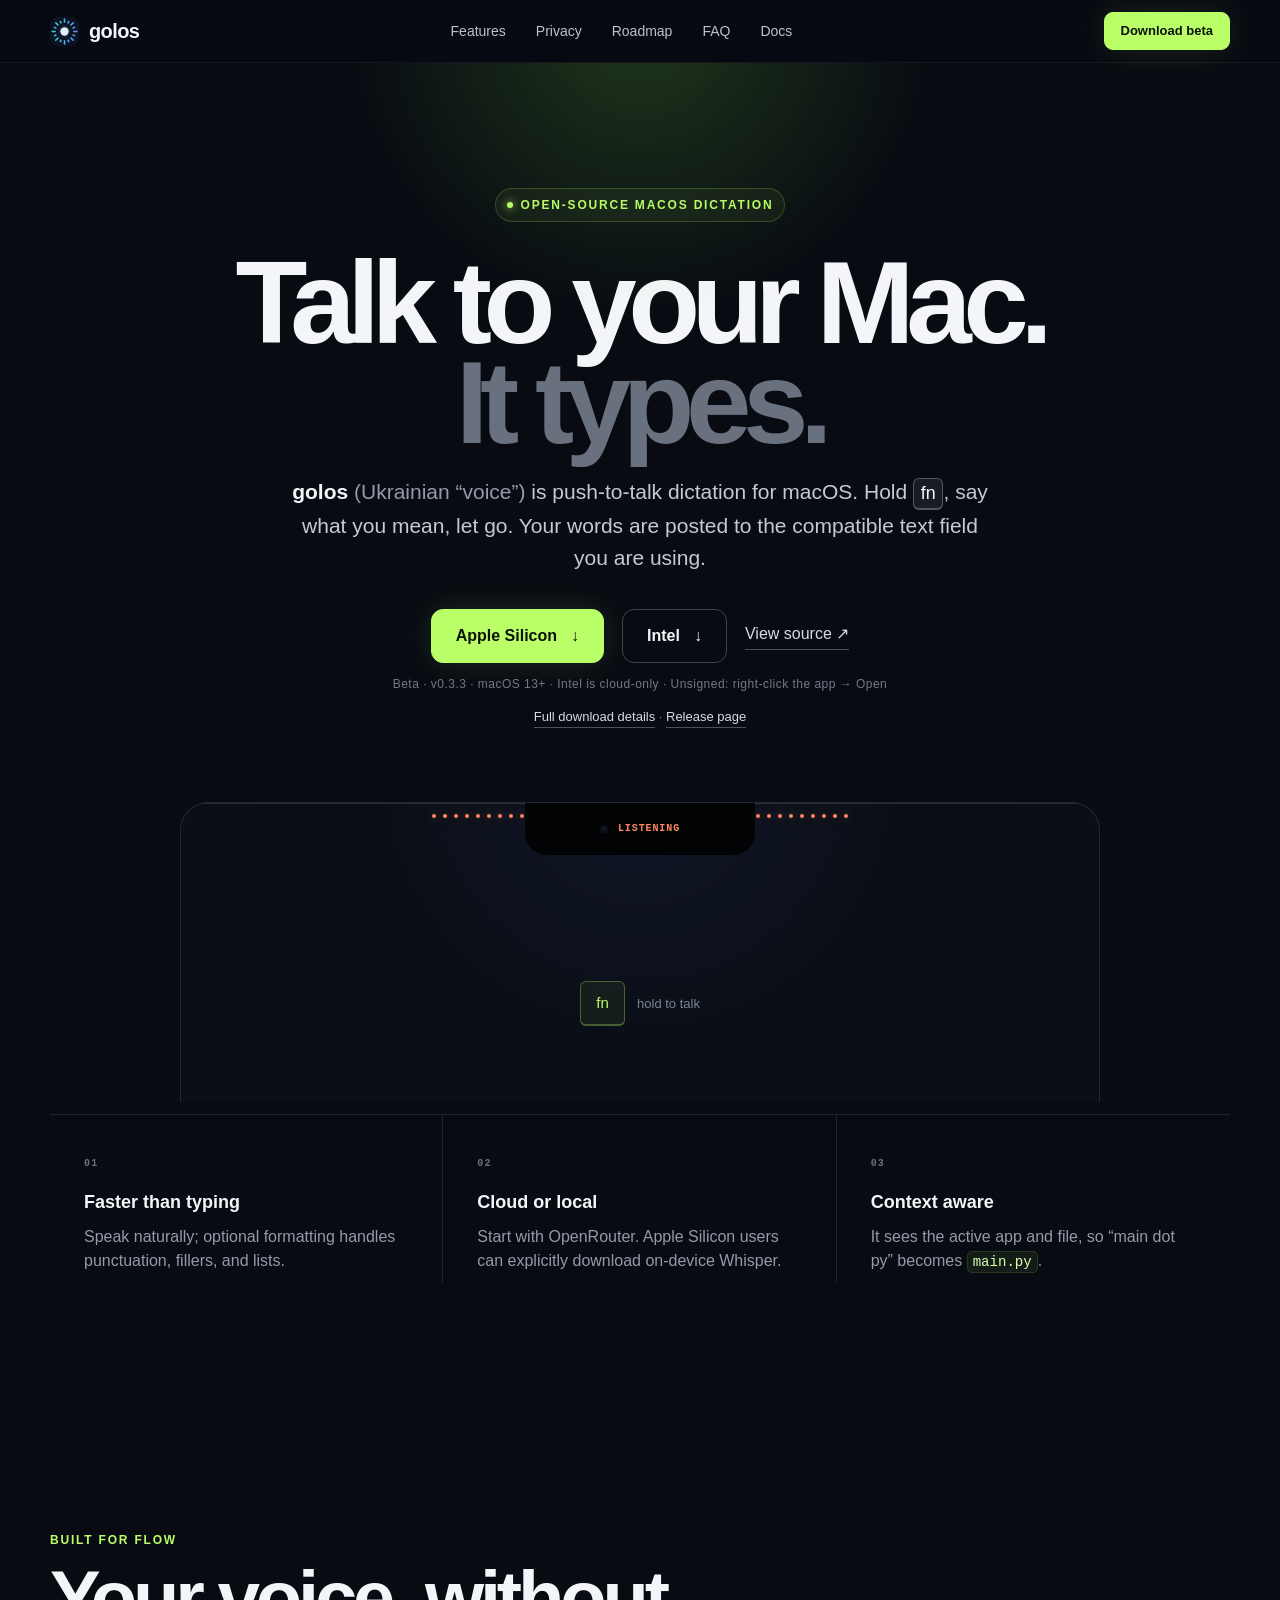
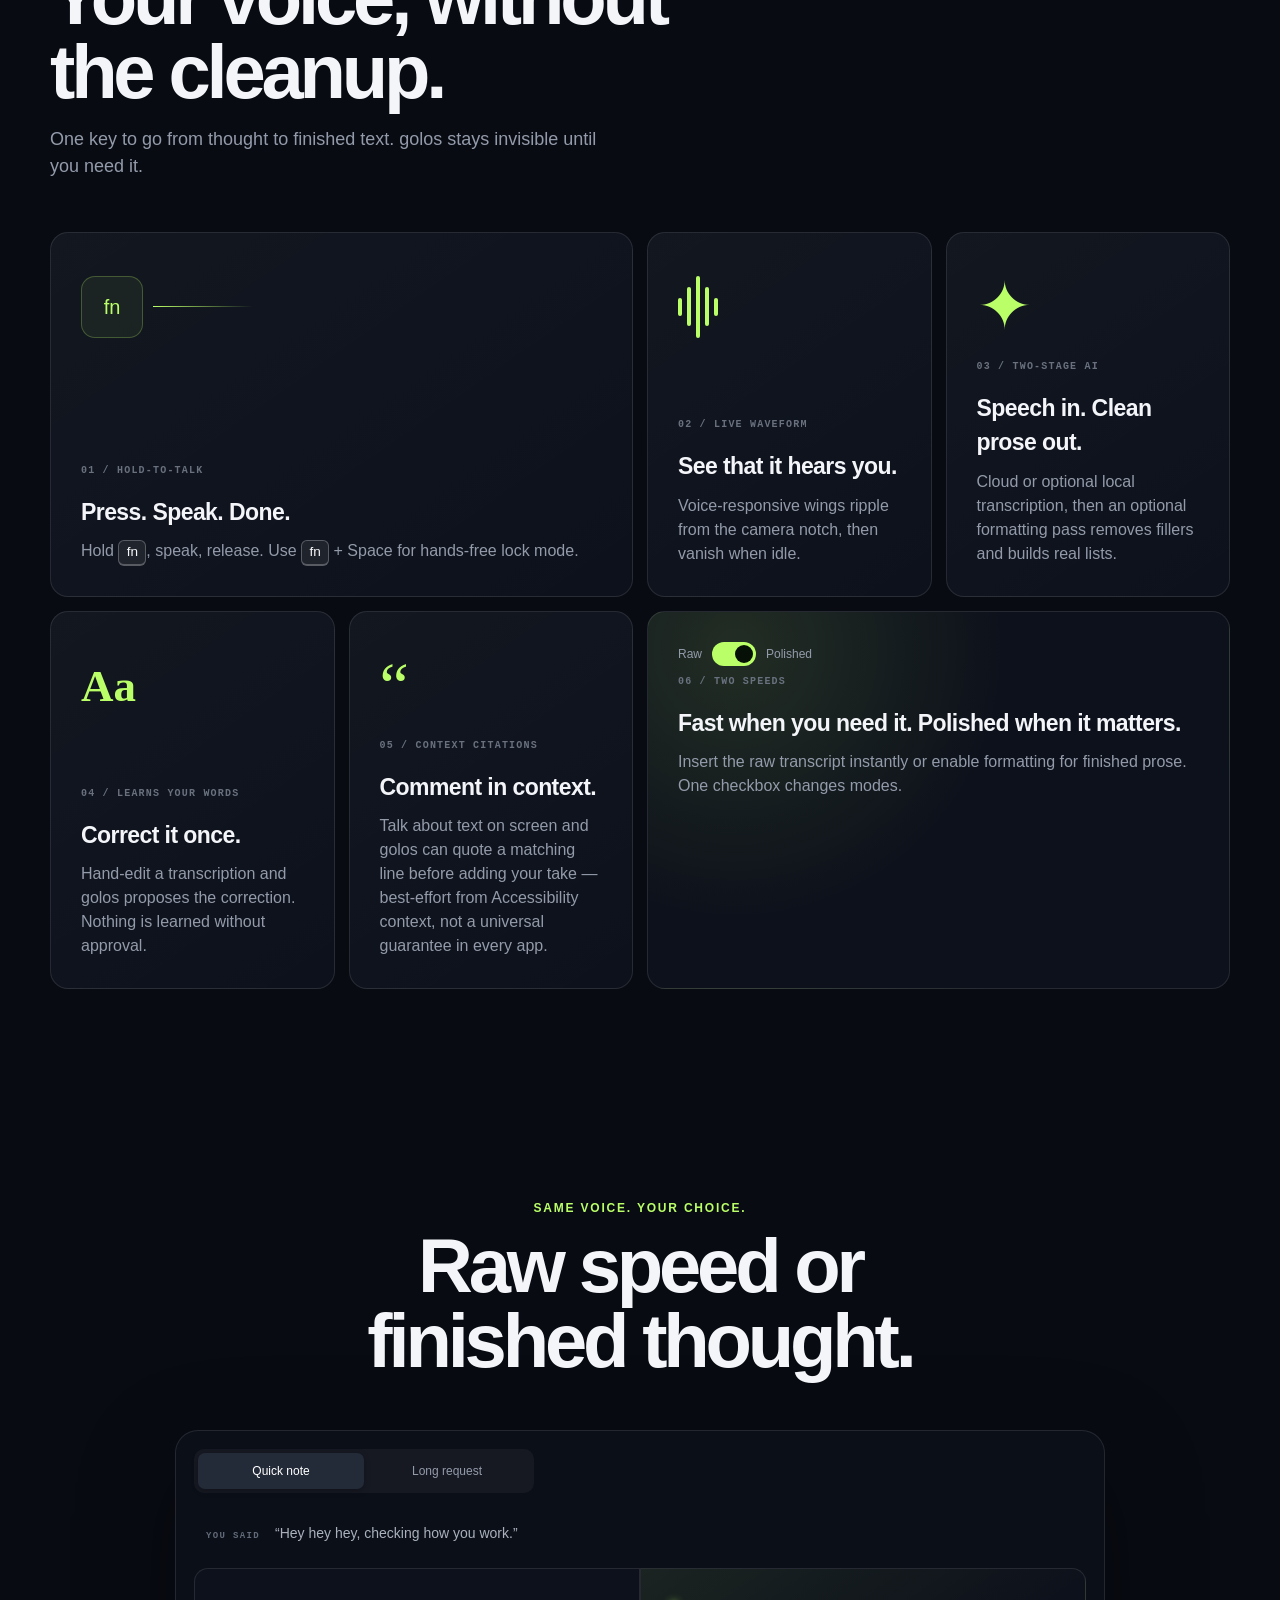
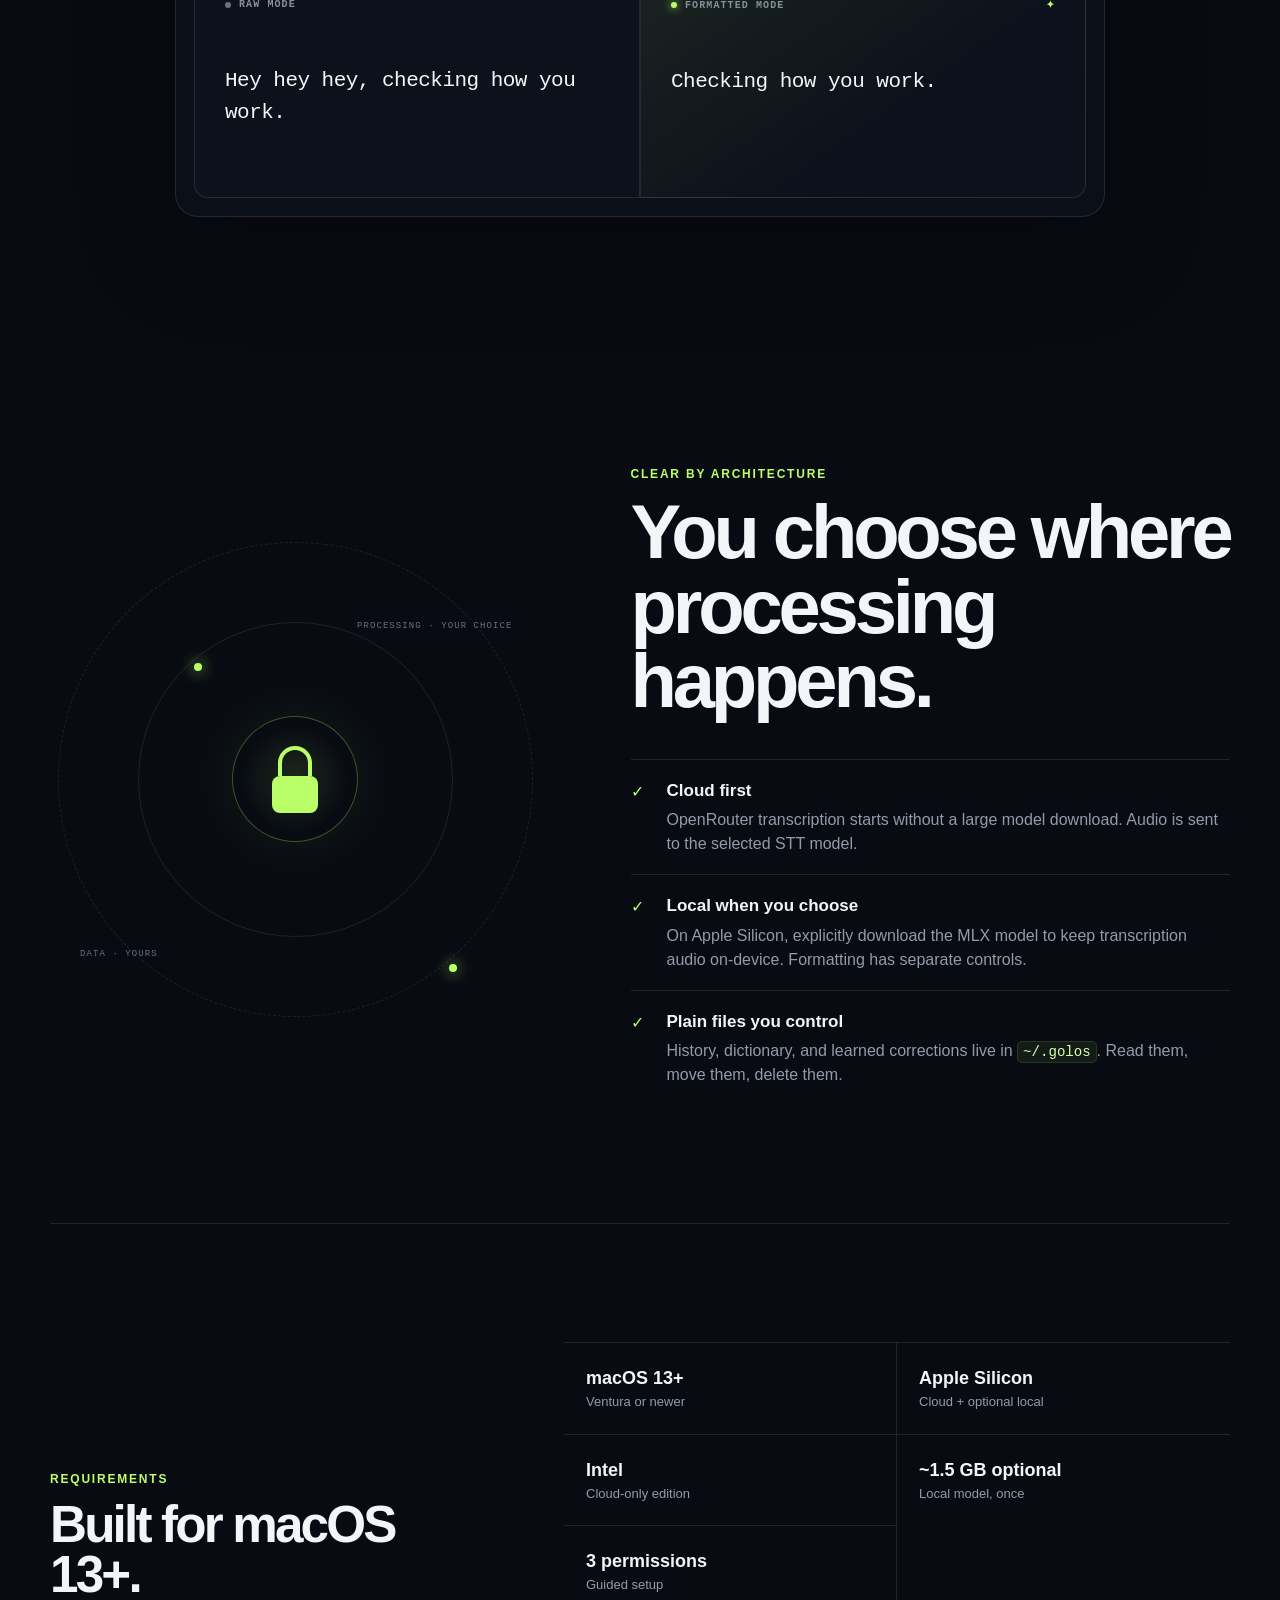
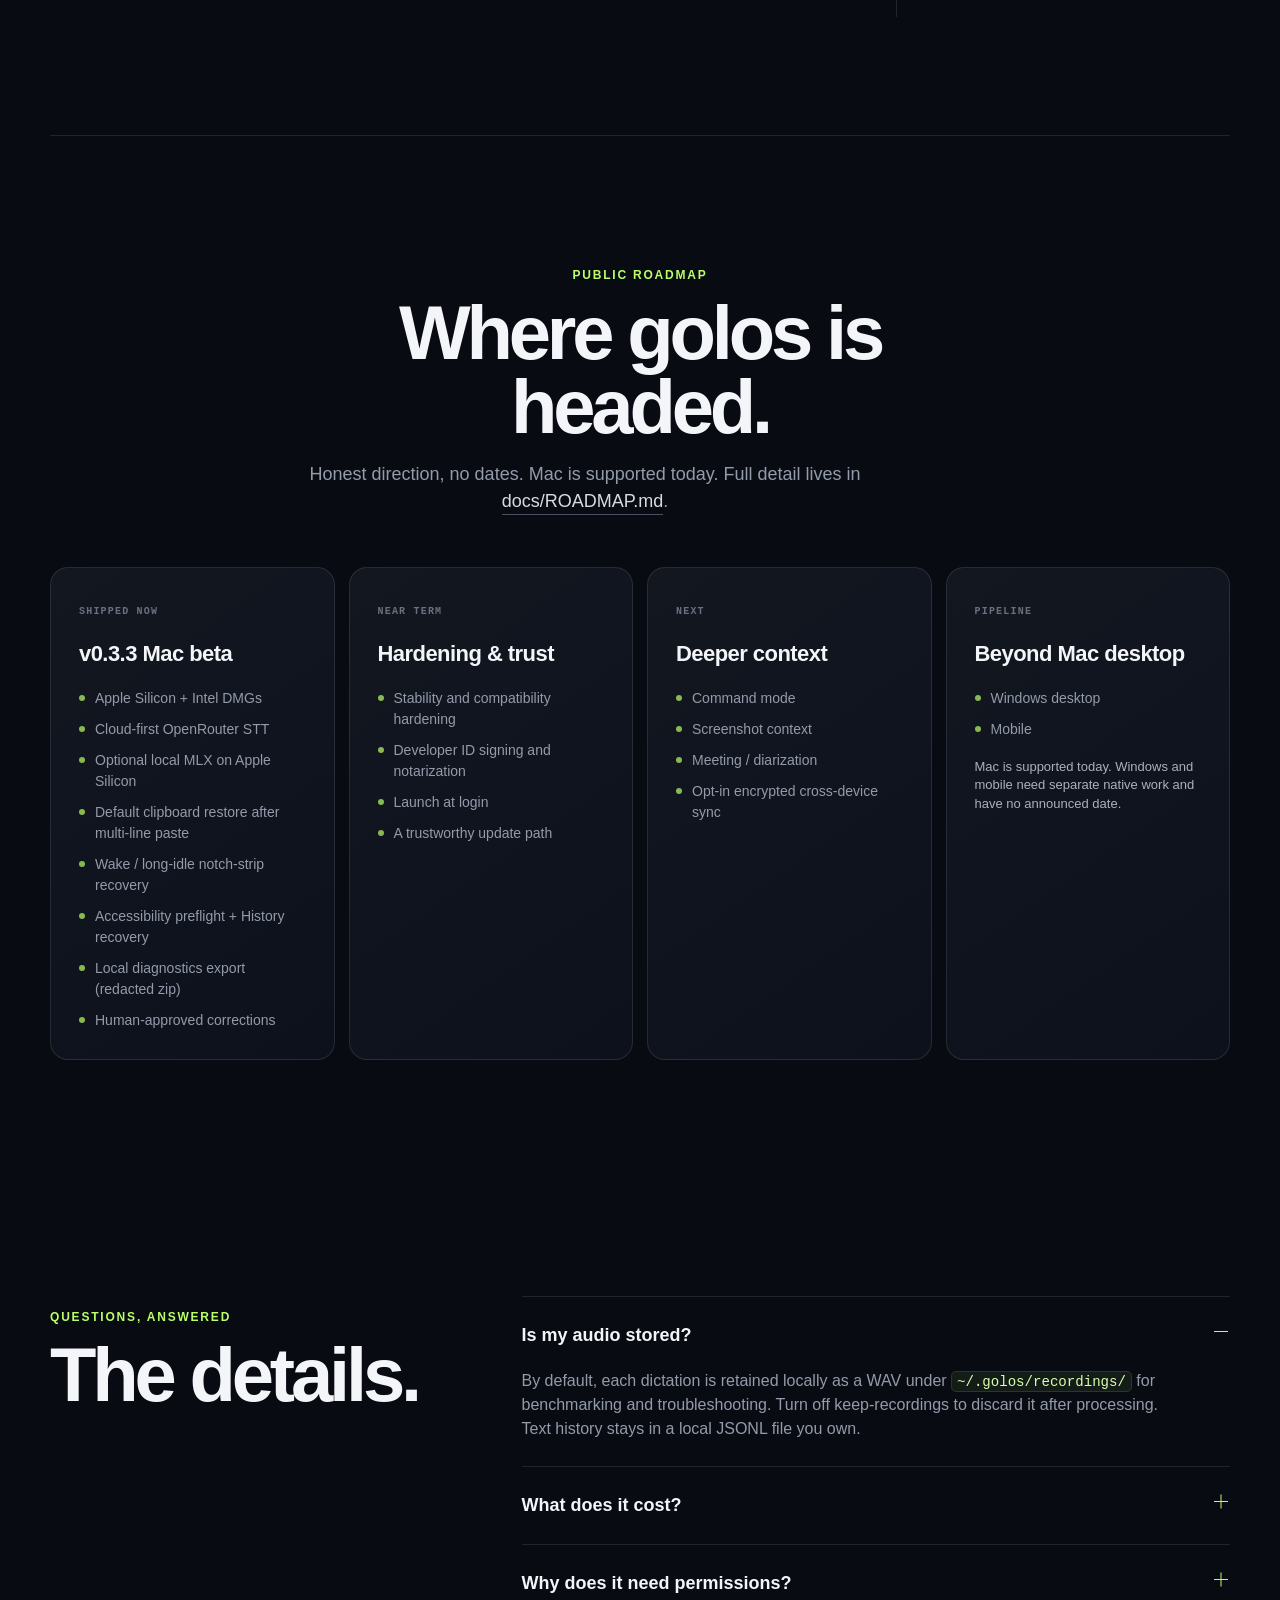
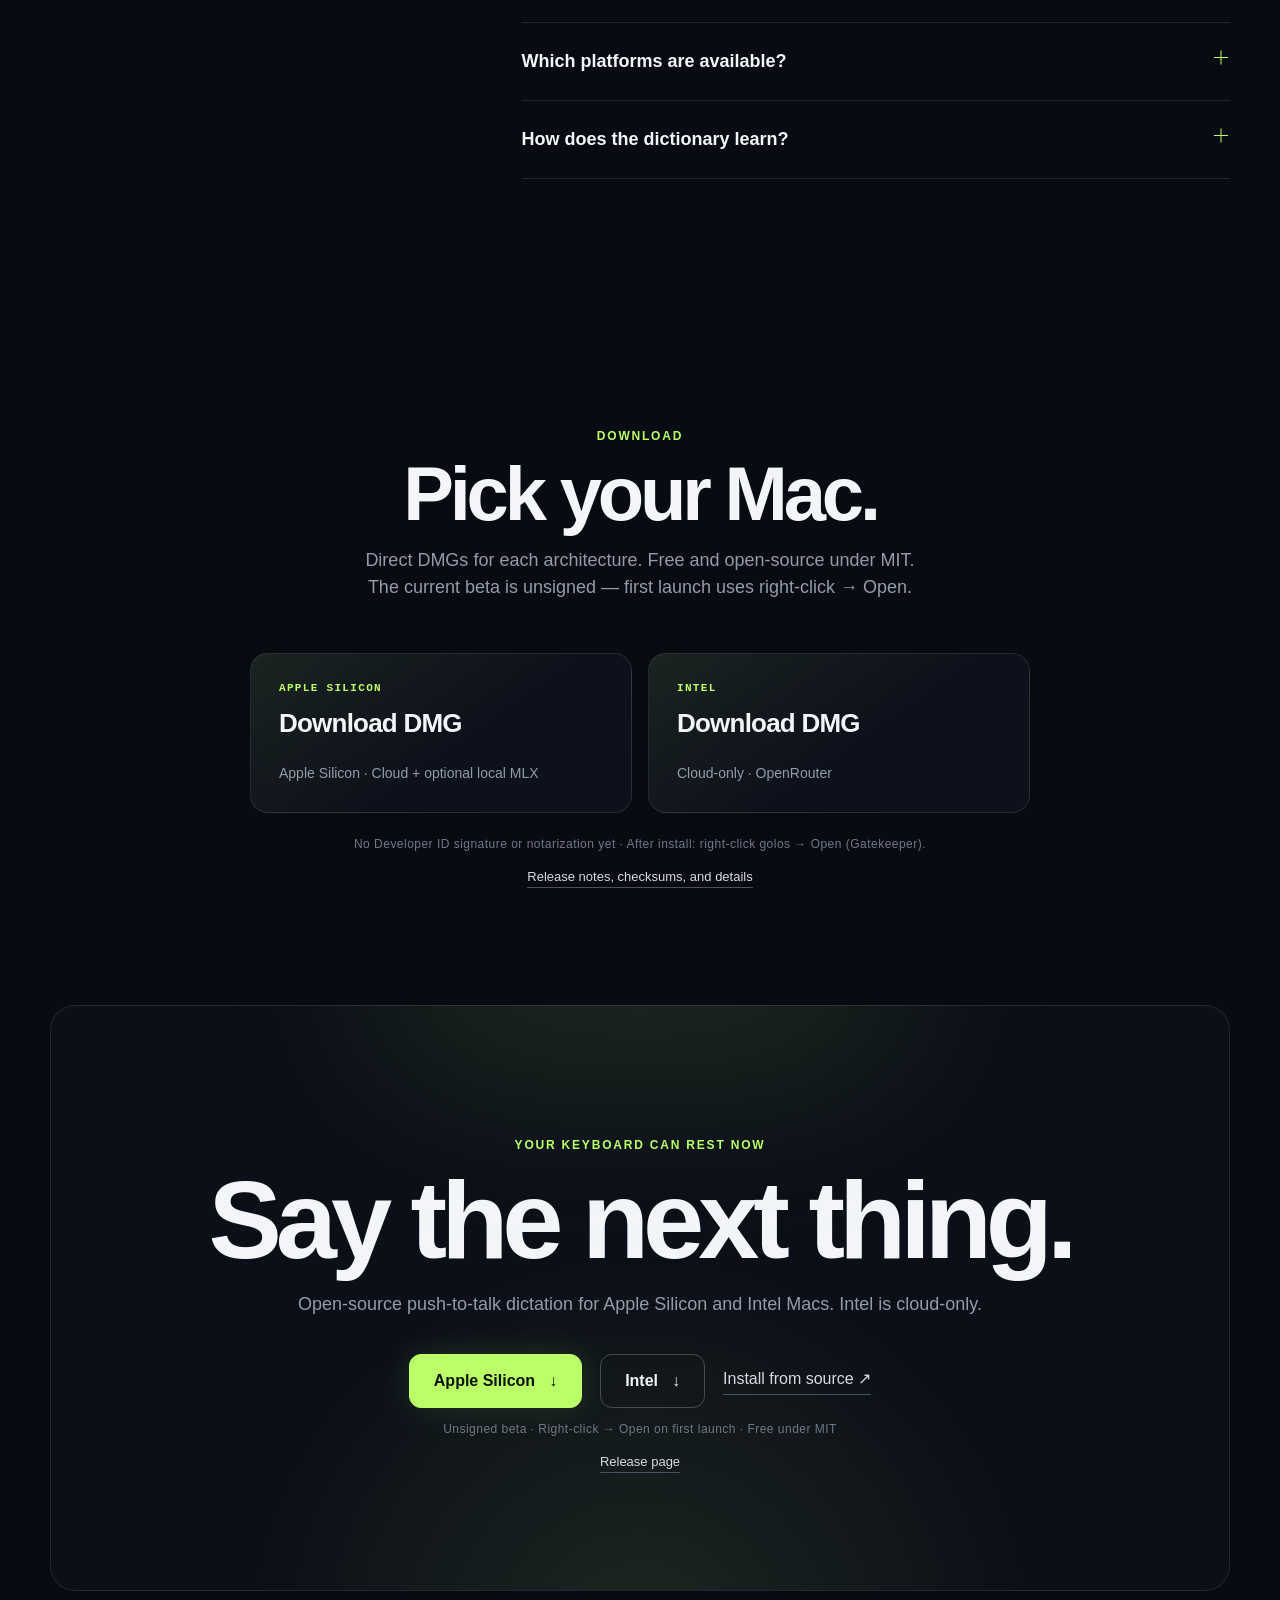
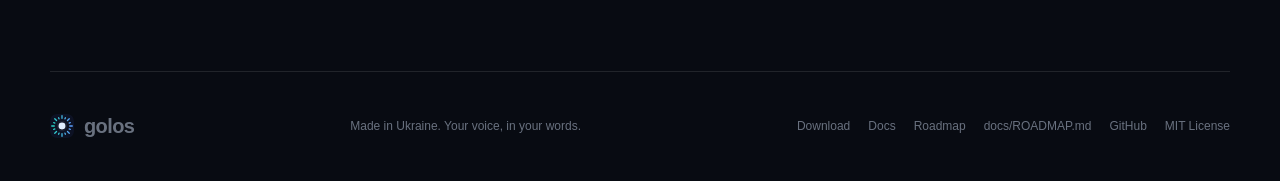
<file: site/index.html>
<!doctype html>
<html lang="en">
<head>
  <meta charset="utf-8">
  <meta name="viewport" content="width=device-width, initial-scale=1">
  <meta name="description" content="golos is open-source push-to-talk dictation for macOS. Hold fn, speak, and release to type into compatible Mac text fields.">
  <meta name="theme-color" content="#080b12">
  <meta property="og:title" content="golos — Talk to your Mac. It types.">
  <meta property="og:description" content="Open-source push-to-talk dictation for macOS, with cloud or optional local transcription.">
  <meta property="og:type" content="website">
  <meta property="og:url" content="https://golos.dopomogai.com/">
  <title>golos — Talk to your Mac. It types.</title>
  <link rel="canonical" href="https://golos.dopomogai.com/">
  <link rel="icon" type="image/svg+xml" sizes="any" href="golos-mark.svg">
  <link rel="stylesheet" href="styles.css">
</head>
<body>
  <a class="skip-link" href="#main">Skip to content</a>
  <header class="nav-shell">
    <nav class="nav" aria-label="Primary navigation">
      <a class="brand" href="#top" aria-label="golos home">
        <img class="brand-mark" src="golos-mark.svg" width="29" height="29" alt="" aria-hidden="true">
        <span>golos</span>
      </a>
      <div class="nav-links">
        <a href="#features">Features</a>
        <a href="#privacy">Privacy</a>
        <a href="#roadmap">Roadmap</a>
        <a href="#faq">FAQ</a>
        <a href="docs/">Docs</a>
      </div>
      <a class="button button-small" href="#download">Download beta</a>
    </nav>
  </header>

  <main id="main">
    <section class="hero section" id="top">
      <div class="hero-glow" aria-hidden="true"></div>
      <div class="eyebrow"><span class="live-dot"></span> Open-source macOS dictation</div>
      <h1>Talk to your Mac.<br><span>It types.</span></h1>
      <p class="hero-copy"><strong>golos</strong> <span class="muted">(Ukrainian “voice”)</span> is push-to-talk dictation for macOS. Hold <kbd>fn</kbd>, say what you mean, let go. Your words are posted to the compatible text field you are using.</p>
      <div class="hero-actions arch-actions" aria-label="Choose Mac architecture">
        <a class="button" href="https://github.com/Dopomogai/golos/releases/download/v0.3.3/golos-0.3.3-apple-silicon.dmg">Apple Silicon <span aria-hidden="true">↓</span></a>
        <a class="button button-secondary" href="https://github.com/Dopomogai/golos/releases/download/v0.3.3/golos-0.3.3-intel.dmg">Intel <span aria-hidden="true">↓</span></a>
        <a class="text-link" href="https://github.com/Dopomogai/golos">View source <span aria-hidden="true">↗</span></a>
      </div>
      <p class="hero-note">Beta · v0.3.3 · macOS 13+ · Intel is cloud-only · Unsigned: right-click the app → Open</p>
      <p class="download-fallback"><a class="text-link" href="#download">Full download details</a> · <a class="text-link" href="https://github.com/Dopomogai/golos/releases/latest">Release page</a></p>

      <div class="notch-demo" aria-label="Animation of the golos recording waveform">
        <div class="screen-lip"></div>
        <div class="wing wing-left" aria-hidden="true">
          <i></i><i></i><i></i><i></i><i></i><i></i><i></i><i></i><i></i>
        </div>
        <div class="notch"><span class="notch-camera"></span><span class="notch-label">listening</span></div>
        <div class="wing wing-right" aria-hidden="true">
          <i></i><i></i><i></i><i></i><i></i><i></i><i></i><i></i><i></i>
        </div>
        <div class="demo-prompt"><kbd>fn</kbd><span>hold to talk</span></div>
      </div>

      <div class="value-strip" aria-label="Product highlights">
        <article><span>01</span><h2>Faster than typing</h2><p>Speak naturally; optional formatting handles punctuation, fillers, and lists.</p></article>
        <article><span>02</span><h2>Cloud or local</h2><p>Start with OpenRouter. Apple Silicon users can explicitly download on-device Whisper.</p></article>
        <article><span>03</span><h2>Context aware</h2><p>It sees the active app and file, so “main dot py” becomes <code>main.py</code>.</p></article>
      </div>
    </section>

    <section class="section" id="features">
      <div class="section-heading">
        <p class="kicker">Built for flow</p>
        <h2>Your voice, without the cleanup.</h2>
        <p>One key to go from thought to finished text. golos stays invisible until you need it.</p>
      </div>
      <div class="feature-grid">
        <article class="feature-card feature-wide">
          <div class="feature-icon hotkey-icon" aria-hidden="true"><span>fn</span><i></i></div>
          <p class="card-index">01 / Hold-to-talk</p>
          <h3>Press. Speak. Done.</h3>
          <p>Hold <kbd>fn</kbd>, speak, release. Use <kbd>fn</kbd> + Space for hands-free lock mode.</p>
        </article>
        <article class="feature-card">
          <div class="feature-icon wave-icon" aria-hidden="true"><i></i><i></i><i></i><i></i><i></i></div>
          <p class="card-index">02 / Live waveform</p>
          <h3>See that it hears you.</h3>
          <p>Voice-responsive wings ripple from the camera notch, then vanish when idle.</p>
        </article>
        <article class="feature-card">
          <div class="feature-icon ai-icon" aria-hidden="true">✦</div>
          <p class="card-index">03 / Two-stage AI</p>
          <h3>Speech in. Clean prose out.</h3>
          <p>Cloud or optional local transcription, then an optional formatting pass removes fillers and builds real lists.</p>
        </article>
        <article class="feature-card">
          <div class="feature-icon learn-icon" aria-hidden="true">Aa</div>
          <p class="card-index">04 / Learns your words</p>
          <h3>Correct it once.</h3>
          <p>Hand-edit a transcription and golos proposes the correction. Nothing is learned without approval.</p>
        </article>
        <article class="feature-card">
          <div class="feature-icon quote-icon" aria-hidden="true">“</div>
          <p class="card-index">05 / Context citations</p>
          <h3>Comment in context.</h3>
          <p>Talk about text on screen and golos can quote a matching line before adding your take — best-effort from Accessibility context, not a universal guarantee in every app.</p>
        </article>
        <article class="feature-card feature-wide accent-card">
          <div class="speed-switch" aria-hidden="true"><span>Raw</span><i></i><span>Polished</span></div>
          <p class="card-index">06 / Two speeds</p>
          <h3>Fast when you need it. Polished when it matters.</h3>
          <p>Insert the raw transcript instantly or enable formatting for finished prose. One checkbox changes modes.</p>
        </article>
      </div>
    </section>

    <section class="section compare-section" id="compare">
      <div class="section-heading centered">
        <p class="kicker">Same voice. Your choice.</p>
        <h2>Raw speed or finished thought.</h2>
      </div>
      <div class="compare-card">
        <div class="segmented" role="group" aria-label="Choose transcript example">
          <button type="button" class="active" data-example="short" aria-pressed="true">Quick note</button>
          <button type="button" data-example="request" aria-pressed="false">Long request</button>
        </div>
        <p class="you-said"><span>You said</span><q id="spoken-text">Hey hey hey, checking how you work.</q></p>
        <div class="output-grid">
          <article>
            <div class="output-label"><span class="status-dot gray"></span>Raw mode</div>
            <p id="raw-text">Hey hey hey, checking how you work.</p>
          </article>
          <article class="formatted-output">
            <div class="output-label"><span class="status-dot green"></span>Formatted mode <span class="sparkle">✦</span></div>
            <p id="formatted-text">Checking how you work.</p>
          </article>
        </div>
      </div>
    </section>

    <section class="privacy section" id="privacy">
      <div class="privacy-visual" aria-hidden="true">
        <div class="privacy-orbit orbit-one"></div>
        <div class="privacy-orbit orbit-two"></div>
        <div class="privacy-core"><span class="lock-shackle"></span><span class="lock-body"></span></div>
        <span class="orbit-label label-local">processing · your choice</span>
        <span class="orbit-label label-yours">data · yours</span>
      </div>
      <div class="privacy-copy">
        <p class="kicker">Clear by architecture</p>
        <h2>You choose where processing happens.</h2>
        <div class="privacy-points">
          <article><h3>Cloud first</h3><p>OpenRouter transcription starts without a large model download. Audio is sent to the selected STT model.</p></article>
          <article><h3>Local when you choose</h3><p>On Apple Silicon, explicitly download the MLX model to keep transcription audio on-device. Formatting has separate controls.</p></article>
          <article><h3>Plain files you control</h3><p>History, dictionary, and learned corrections live in <code>~/.golos</code>. Read them, move them, delete them.</p></article>
        </div>
      </div>
    </section>

    <section class="requirements section" aria-labelledby="requirements-title">
      <div><p class="kicker">Requirements</p><h2 id="requirements-title">Built for macOS 13+.</h2></div>
      <ul>
        <li><strong>macOS 13+</strong><span>Ventura or newer</span></li>
        <li><strong>Apple Silicon</strong><span>Cloud + optional local</span></li>
        <li><strong>Intel</strong><span>Cloud-only edition</span></li>
        <li><strong>~1.5 GB optional</strong><span>Local model, once</span></li>
        <li><strong>3 permissions</strong><span>Guided setup</span></li>
      </ul>
    </section>

    <section class="section roadmap" id="roadmap">
      <div class="section-heading centered">
        <p class="kicker">Public roadmap</p>
        <h2>Where golos is headed.</h2>
        <p>Honest direction, no dates. Mac is supported today. Full detail lives in <a class="text-link" href="https://github.com/Dopomogai/golos/blob/main/docs/ROADMAP.md">docs/ROADMAP.md</a>.</p>
      </div>
      <div class="roadmap-grid">
        <article class="roadmap-card">
          <p class="card-index">Shipped now</p>
          <h3>v0.3.3 Mac beta</h3>
          <ul>
            <li>Apple Silicon + Intel DMGs</li>
            <li>Cloud-first OpenRouter STT</li>
            <li>Optional local MLX on Apple Silicon</li>
            <li>Default clipboard restore after multi-line paste</li>
            <li>Wake / long-idle notch-strip recovery</li>
            <li>Accessibility preflight + History recovery</li>
            <li>Local diagnostics export (redacted zip)</li>
            <li>Human-approved corrections</li>
          </ul>
        </article>
        <article class="roadmap-card">
          <p class="card-index">Near term</p>
          <h3>Hardening &amp; trust</h3>
          <ul>
            <li>Stability and compatibility hardening</li>
            <li>Developer ID signing and notarization</li>
            <li>Launch at login</li>
            <li>A trustworthy update path</li>
          </ul>
        </article>
        <article class="roadmap-card">
          <p class="card-index">Next</p>
          <h3>Deeper context</h3>
          <ul>
            <li>Command mode</li>
            <li>Screenshot context</li>
            <li>Meeting / diarization</li>
            <li>Opt-in encrypted cross-device sync</li>
          </ul>
        </article>
        <article class="roadmap-card accent-card">
          <p class="card-index">Pipeline</p>
          <h3>Beyond Mac desktop</h3>
          <ul>
            <li>Windows desktop</li>
            <li>Mobile</li>
          </ul>
          <p class="roadmap-note">Mac is supported today. Windows and mobile need separate native work and have no announced date.</p>
        </article>
      </div>
    </section>

    <section class="section faq" id="faq">
      <div class="section-heading"><p class="kicker">Questions, answered</p><h2>The details.</h2></div>
      <div class="accordion">
        <details open><summary>Is my audio stored?<span></span></summary><p>By default, each dictation is retained locally as a WAV under <code>~/.golos/recordings/</code> for benchmarking and troubleshooting. Turn off keep-recordings to discard it after processing. Text history stays in a local JSONL file you own.</p></details>
        <details><summary>What does it cost?<span></span></summary><p>golos is free and open-source. Local speech-to-text costs nothing. Optional cloud transcription and formatting are provider-billed and vary by model and usage; the built-in benchmark lets you compare supported models using your own voice.</p></details>
        <details><summary>Why does it need permissions?<span></span></summary><p>Microphone lets golos hear you, Input Monitoring sees the global <kbd>fn</kbd> key, and Accessibility inserts text and reads permitted context. Without Accessibility, golos still transcribes and saves the result in History, but skips posting synthetic keys (preflight) so you do not get a false success flash. Replacing an unsigned build may require regranting permissions; after granting Input Monitoring, relaunch the app.</p></details>
        <details><summary>Which platforms are available?<span></span></summary><p>macOS is supported today (Apple Silicon and Intel). Windows desktop and mobile are in the pipeline; they require separate native work and have no announced date.</p></details>
        <details><summary>How does the dictionary learn?<span></span></summary><p>When you edit inserted text, golos notices the near-match and suggests a correction. Promote it to your dictionary with a single confirmation or dismiss it. Nothing is learned without your approval.</p></details>
      </div>
    </section>

    <section class="section download" id="download">
      <div class="section-heading centered">
        <p class="kicker">Download</p>
        <h2>Pick your Mac.</h2>
        <p>Direct DMGs for each architecture. Free and open-source under MIT. The current beta is unsigned — first launch uses right-click → Open.</p>
      </div>
      <div class="download-grid">
        <a class="download-card" href="https://github.com/Dopomogai/golos/releases/download/v0.3.3/golos-0.3.3-apple-silicon.dmg">
          <span class="download-arch">Apple Silicon</span>
          <strong>Download DMG</strong>
          <span class="download-meta">Apple Silicon · Cloud + optional local MLX</span>
        </a>
        <a class="download-card" href="https://github.com/Dopomogai/golos/releases/download/v0.3.3/golos-0.3.3-intel.dmg">
          <span class="download-arch">Intel</span>
          <strong>Download DMG</strong>
          <span class="download-meta">Cloud-only · OpenRouter</span>
        </a>
      </div>
      <p class="hero-note">No Developer ID signature or notarization yet · After install: right-click golos → Open (Gatekeeper).</p>
      <p class="download-fallback"><a class="text-link" href="https://github.com/Dopomogai/golos/releases/latest">Release notes, checksums, and details</a></p>
    </section>

    <section class="cta section">
      <div class="cta-glow" aria-hidden="true"></div>
      <p class="kicker">Your keyboard can rest now</p>
      <h2>Say the next thing.</h2>
      <p>Open-source push-to-talk dictation for Apple Silicon and Intel Macs. Intel is cloud-only.</p>
      <div class="hero-actions arch-actions" aria-label="Download by architecture">
        <a class="button" href="https://github.com/Dopomogai/golos/releases/download/v0.3.3/golos-0.3.3-apple-silicon.dmg">Apple Silicon <span aria-hidden="true">↓</span></a>
        <a class="button button-secondary" href="https://github.com/Dopomogai/golos/releases/download/v0.3.3/golos-0.3.3-intel.dmg">Intel <span aria-hidden="true">↓</span></a>
        <a class="text-link" href="https://github.com/Dopomogai/golos#install-from-source">Install from source <span aria-hidden="true">↗</span></a>
      </div>
      <p class="hero-note">Unsigned beta · Right-click → Open on first launch · Free under MIT</p>
      <p class="download-fallback"><a class="text-link" href="https://github.com/Dopomogai/golos/releases/latest">Release page</a></p>
    </section>
  </main>

  <footer>
    <a class="brand" href="#top"><img class="brand-mark" src="golos-mark.svg" width="24" height="24" alt="" aria-hidden="true"><span>golos</span></a>
    <p>Made in Ukraine. Your voice, in your words.</p>
    <div>
      <a href="#download">Download</a>
      <a href="docs/">Docs</a>
      <a href="#roadmap">Roadmap</a>
      <a href="https://github.com/Dopomogai/golos/blob/main/docs/ROADMAP.md">docs/ROADMAP.md</a>
      <a href="https://github.com/Dopomogai/golos">GitHub</a>
      <a href="https://github.com/Dopomogai/golos/blob/main/LICENSE">MIT License</a>
    </div>
  </footer>
  <script src="app.js"></script>
</body>
</html>
</file>
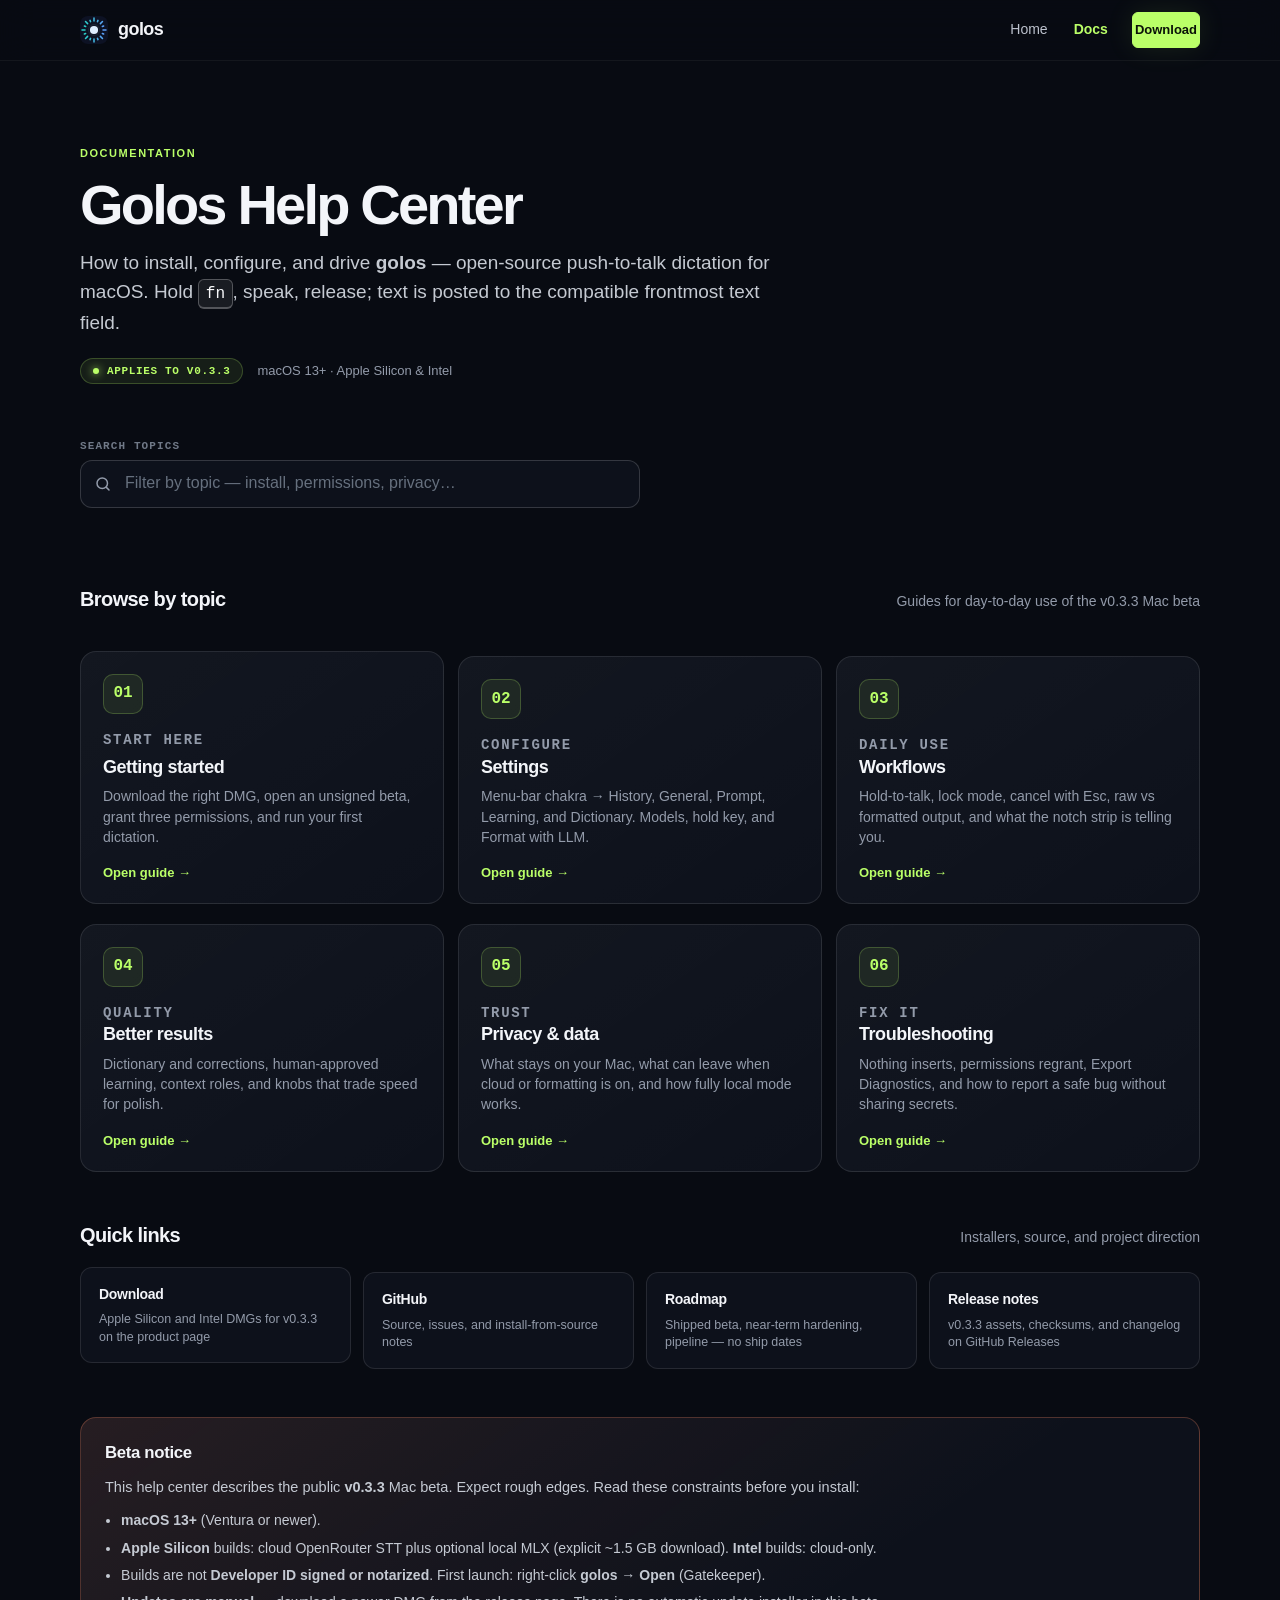
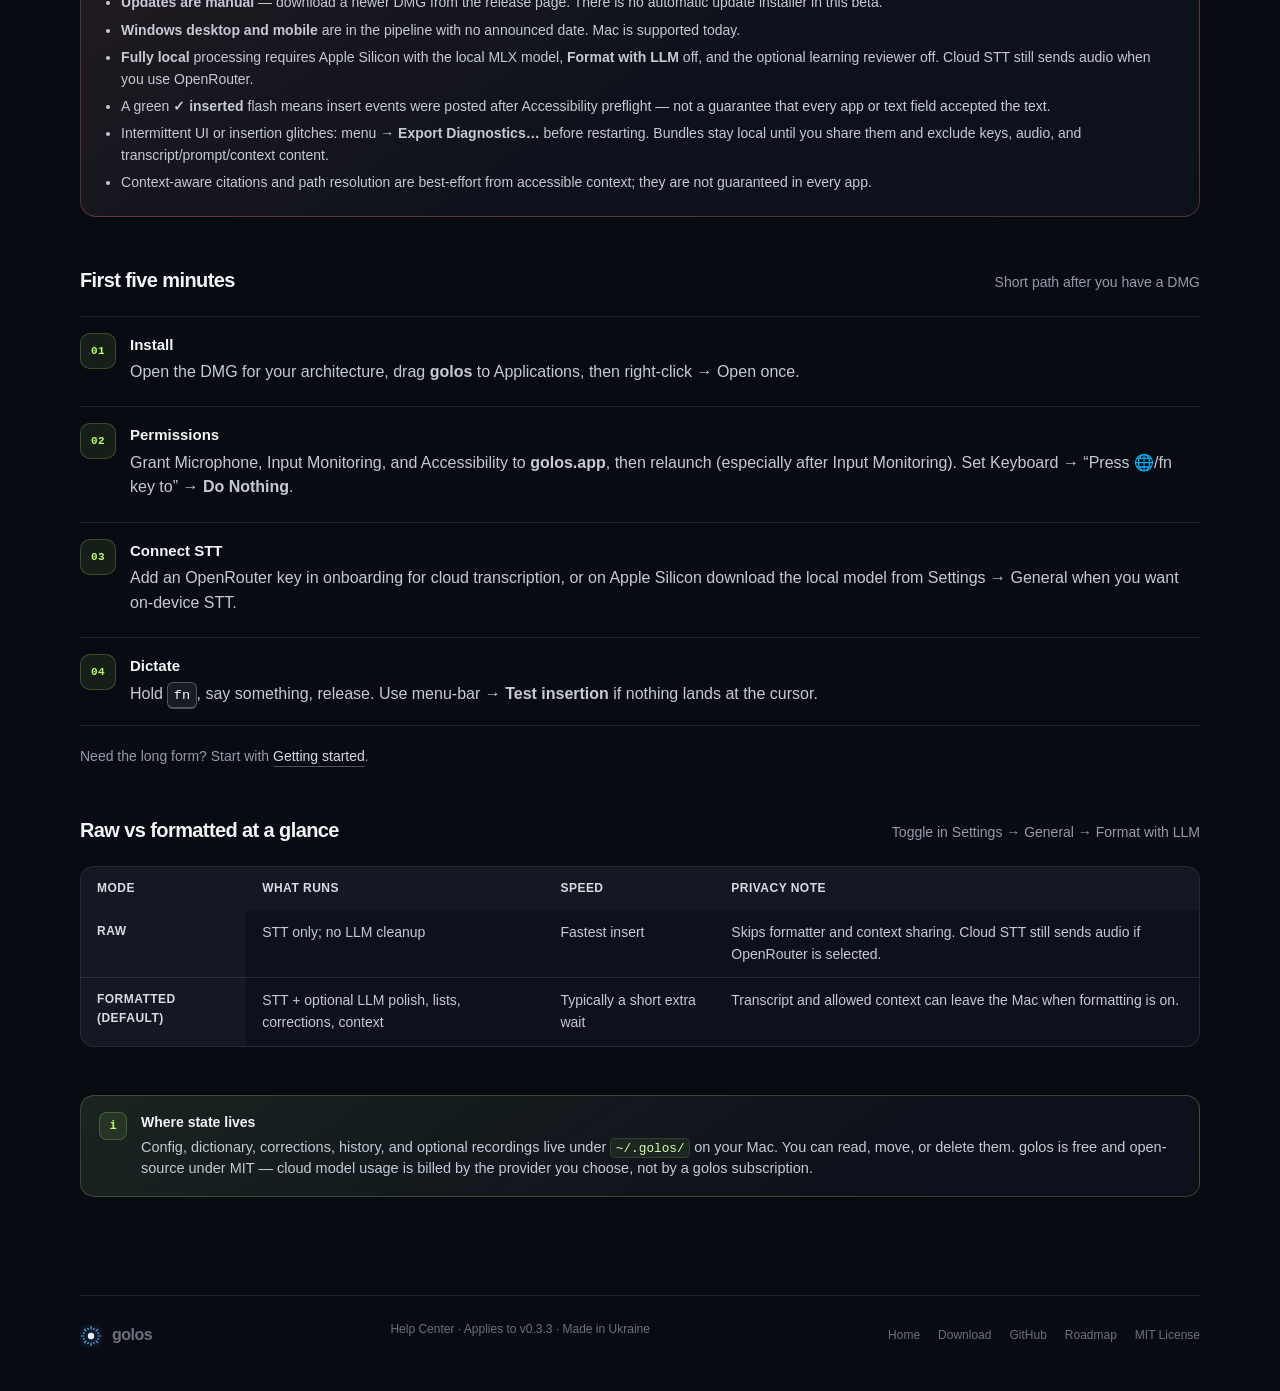
<file: site/docs/index.html>
<!doctype html>
<html lang="en">
<head>
  <meta charset="utf-8">
  <meta name="viewport" content="width=device-width, initial-scale=1">
  <meta name="description" content="Golos Help Center — getting started, settings, workflows, privacy, and troubleshooting for the open-source macOS dictation app.">
  <meta name="theme-color" content="#080b12">
  <meta property="og:title" content="Golos Help Center">
  <meta property="og:description" content="Docs for golos push-to-talk dictation on macOS: install, permissions, settings, privacy, and troubleshooting.">
  <meta property="og:type" content="website">
  <meta property="og:url" content="https://golos.dopomogai.com/docs/">
  <title>Golos Help Center — docs for v0.3.3</title>
  <link rel="canonical" href="https://golos.dopomogai.com/docs/">
  <link rel="icon" type="image/svg+xml" sizes="any" href="../golos-mark.svg">
  <link rel="stylesheet" href="docs.css">
</head>
<body>
  <a class="skip-link" href="#main">Skip to content</a>

  <header class="docs-nav-shell">
    <nav class="docs-nav" aria-label="Primary navigation">
      <a class="brand" href="https://golos.dopomogai.com/" aria-label="golos home">
        <img class="brand-mark" src="../golos-mark.svg" width="28" height="28" alt="" aria-hidden="true">
        <span>golos</span>
      </a>
      <div class="docs-nav-links">
        <a href="https://golos.dopomogai.com/">Home</a>
        <a href="./" aria-current="page">Docs</a>
        <a class="button button-small" href="https://golos.dopomogai.com/#download">Download</a>
      </div>
    </nav>
  </header>

  <main id="main" class="docs-shell">
    <header class="page-hero">
      <p class="kicker">Documentation</p>
      <h1>Golos Help Center</h1>
      <p class="lede">
        How to install, configure, and drive <strong>golos</strong> — open-source push-to-talk dictation for macOS.
        Hold <kbd>fn</kbd>, speak, release; text is posted to the compatible frontmost text field.
      </p>
      <div class="page-hero-meta">
        <span class="version-badge" title="Documentation applies to this public beta">Applies to v0.3.3</span>
        <span class="muted" style="font-size:13px">macOS 13+ · Apple Silicon &amp; Intel</span>
      </div>
    </header>

    <div class="docs-search" data-docs-search>
      <label class="docs-search-label" for="docs-filter">Search topics</label>
      <div class="docs-search-field">
        <svg viewBox="0 0 24 24" fill="none" stroke="currentColor" stroke-width="2" stroke-linecap="round" stroke-linejoin="round" aria-hidden="true">
          <circle cx="11" cy="11" r="7"></circle>
          <path d="M20 20l-3.5-3.5"></path>
        </svg>
        <input
          id="docs-filter"
          type="search"
          name="q"
          placeholder="Filter by topic — install, permissions, privacy…"
          autocomplete="off"
          spellcheck="false"
          enterkeyhint="search"
        >
        <button type="button" class="docs-search-clear" data-docs-search-clear hidden aria-label="Clear search">
          <span aria-hidden="true">✕</span>
        </button>
      </div>
      <p class="docs-search-status" data-docs-search-status role="status"></p>
    </div>

    <section class="docs-section" aria-labelledby="topics-heading">
      <div class="docs-section-heading">
        <h2 id="topics-heading">Browse by topic</h2>
        <p>Guides for day-to-day use of the v0.3.3 Mac beta</p>
      </div>
      <ul class="docs-cards">
        <li data-docs-item data-docs-keywords="getting started install setup permissions onboarding first run dmg right-click open gatekeeper microphone accessibility input monitoring fn key apple silicon intel">
          <a class="docs-card" href="getting-started/">
            <span class="docs-card-icon" aria-hidden="true">01</span>
            <p class="docs-card-kicker">Start here</p>
            <h3>Getting started</h3>
            <p>Download the right DMG, open an unsigned beta, grant three permissions, and run your first dictation.</p>
            <span class="card-arrow">Open guide →</span>
          </a>
        </li>
        <li data-docs-item data-docs-keywords="settings general history dictionary prompt learning models openrouter mlx format with llm fast mode hold key bubble config">
          <a class="docs-card" href="settings/">
            <span class="docs-card-icon" aria-hidden="true">02</span>
            <p class="docs-card-kicker">Configure</p>
            <h3>Settings</h3>
            <p>Menu-bar chakra → History, General, Prompt, Learning, and Dictionary. Models, hold key, and Format with LLM.</p>
            <span class="card-arrow">Open guide →</span>
          </a>
        </li>
        <li data-docs-item data-docs-keywords="workflows push to talk lock mode hands-free esc cancel raw formatted pipeline insert notch bubble dictation">
          <a class="docs-card" href="workflows/">
            <span class="docs-card-icon" aria-hidden="true">03</span>
            <p class="docs-card-kicker">Daily use</p>
            <h3>Workflows</h3>
            <p>Hold-to-talk, lock mode, cancel with Esc, raw vs formatted output, and what the notch strip is telling you.</p>
            <span class="card-arrow">Open guide →</span>
          </a>
        </li>
        <li data-docs-item data-docs-keywords="better results dictionary corrections learning context citations formatter languages fast mode send audio benchmark">
          <a class="docs-card" href="better-results/">
            <span class="docs-card-icon" aria-hidden="true">04</span>
            <p class="docs-card-kicker">Quality</p>
            <h3>Better results</h3>
            <p>Dictionary and corrections, human-approved learning, context roles, and knobs that trade speed for polish.</p>
            <span class="card-arrow">Open guide →</span>
          </a>
        </li>
        <li data-docs-item data-docs-keywords="privacy data local mlx cloud openrouter recordings history ~/.golos reviewer formatting off fully local">
          <a class="docs-card" href="privacy/">
            <span class="docs-card-icon" aria-hidden="true">05</span>
            <p class="docs-card-kicker">Trust</p>
            <h3>Privacy &amp; data</h3>
            <p>What stays on your Mac, what can leave when cloud or formatting is on, and how fully local mode works.</p>
            <span class="card-arrow">Open guide →</span>
          </a>
        </li>
        <li data-docs-item data-docs-keywords="troubleshooting nothing pasted fn broken already running no bubble permissions logs insertion test gatekeeper export diagnostics accessibility preflight">
          <a class="docs-card" href="troubleshooting/">
            <span class="docs-card-icon" aria-hidden="true">06</span>
            <p class="docs-card-kicker">Fix it</p>
            <h3>Troubleshooting</h3>
            <p>Nothing inserts, permissions regrant, Export Diagnostics, and how to report a safe bug without sharing secrets.</p>
            <span class="card-arrow">Open guide →</span>
          </a>
        </li>
      </ul>
    </section>

    <section class="docs-section" aria-labelledby="quick-heading">
      <div class="docs-section-heading">
        <h2 id="quick-heading">Quick links</h2>
        <p>Installers, source, and project direction</p>
      </div>
      <ul class="quick-links">
        <li>
          <a class="quick-link" href="https://golos.dopomogai.com/#download">
            <strong>Download</strong>
            <span>Apple Silicon and Intel DMGs for v0.3.3 on the product page</span>
          </a>
        </li>
        <li>
          <a class="quick-link" href="https://github.com/Dopomogai/golos" target="_blank" rel="noopener noreferrer">
            <strong>GitHub</strong>
            <span>Source, issues, and install-from-source notes</span>
          </a>
        </li>
        <li>
          <a class="quick-link" href="https://github.com/Dopomogai/golos/blob/main/docs/ROADMAP.md" target="_blank" rel="noopener noreferrer">
            <strong>Roadmap</strong>
            <span>Shipped beta, near-term hardening, pipeline — no ship dates</span>
          </a>
        </li>
        <li>
          <a class="quick-link" href="https://github.com/Dopomogai/golos/releases/latest" target="_blank" rel="noopener noreferrer">
            <strong>Release notes</strong>
            <span>v0.3.3 assets, checksums, and changelog on GitHub Releases</span>
          </a>
        </li>
      </ul>
    </section>

    <section class="docs-section" aria-labelledby="beta-heading">
      <div class="beta-notice" role="note">
        <h2 id="beta-heading">Beta notice</h2>
        <p>
          This help center describes the public <strong>v0.3.3</strong> Mac beta.
          Expect rough edges. Read these constraints before you install:
        </p>
        <ul>
          <li><strong>macOS 13+</strong> (Ventura or newer).</li>
          <li><strong>Apple Silicon</strong> builds: cloud OpenRouter STT plus optional local MLX (explicit ~1.5&nbsp;GB download). <strong>Intel</strong> builds: cloud-only.</li>
          <li>Builds are not <strong>Developer ID signed or notarized</strong>. First launch: right-click <strong>golos</strong> → <strong>Open</strong> (Gatekeeper).</li>
          <li><strong>Updates are manual</strong> — download a newer DMG from the release page. There is no automatic update installer in this beta.</li>
          <li><strong>Windows desktop and mobile</strong> are in the pipeline with no announced date. Mac is supported today.</li>
          <li><strong>Fully local</strong> processing requires Apple Silicon with the local MLX model, <strong>Format with LLM</strong> off, and the optional learning reviewer off. Cloud STT still sends audio when you use OpenRouter.</li>
          <li>A green <strong>✓ inserted</strong> flash means insert events were posted after Accessibility preflight — not a guarantee that every app or text field accepted the text.</li>
          <li>Intermittent UI or insertion glitches: menu → <strong>Export Diagnostics…</strong> before restarting. Bundles stay local until you share them and exclude keys, audio, and transcript/prompt/context content.</li>
          <li>Context-aware citations and path resolution are best-effort from accessible context; they are not guaranteed in every app.</li>
        </ul>
      </div>
    </section>

    <section class="docs-section" aria-labelledby="first-steps-heading">
      <div class="docs-section-heading">
        <h2 id="first-steps-heading">First five minutes</h2>
        <p>Short path after you have a DMG</p>
      </div>
      <ol class="step-list">
        <li>
          <div>
            <strong class="step-title">Install</strong>
            <p>Open the DMG for your architecture, drag <strong>golos</strong> to Applications, then right-click → Open once.</p>
          </div>
        </li>
        <li>
          <div>
            <strong class="step-title">Permissions</strong>
            <p>Grant Microphone, Input Monitoring, and Accessibility to <strong>golos.app</strong>, then relaunch (especially after Input Monitoring). Set Keyboard → “Press 🌐/fn key to” → <strong>Do Nothing</strong>.</p>
          </div>
        </li>
        <li>
          <div>
            <strong class="step-title">Connect STT</strong>
            <p>Add an OpenRouter key in onboarding for cloud transcription, or on Apple Silicon download the local model from Settings → General when you want on-device STT.</p>
          </div>
        </li>
        <li>
          <div>
            <strong class="step-title">Dictate</strong>
            <p>Hold <kbd>fn</kbd>, say something, release. Use menu-bar → <strong>Test insertion</strong> if nothing lands at the cursor.</p>
          </div>
        </li>
      </ol>
      <p class="muted" style="margin-top:16px;font-size:14px">
        Need the long form? Start with
        <a class="text-link" href="getting-started/">Getting started</a>.
      </p>
    </section>

    <section class="docs-section" aria-labelledby="modes-heading">
      <div class="docs-section-heading">
        <h2 id="modes-heading">Raw vs formatted at a glance</h2>
        <p>Toggle in Settings → General → Format with LLM</p>
      </div>
      <div class="table-wrap">
        <table class="comparison-table">
          <thead>
            <tr>
              <th scope="col">Mode</th>
              <th scope="col">What runs</th>
              <th scope="col">Speed</th>
              <th scope="col">Privacy note</th>
            </tr>
          </thead>
          <tbody>
            <tr>
              <th scope="row">Raw</th>
              <td>STT only; no LLM cleanup</td>
              <td>Fastest insert</td>
              <td>Skips formatter and context sharing. Cloud STT still sends audio if OpenRouter is selected.</td>
            </tr>
            <tr>
              <th scope="row">Formatted (default)</th>
              <td>STT + optional LLM polish, lists, corrections, context</td>
              <td>Typically a short extra wait</td>
              <td>Transcript and allowed context can leave the Mac when formatting is on.</td>
            </tr>
          </tbody>
        </table>
      </div>
    </section>

    <aside class="callout callout--tip" aria-label="Tip">
      <span class="callout-icon" aria-hidden="true">i</span>
      <div class="callout-body">
        <span class="callout-title">Where state lives</span>
        <p>
          Config, dictionary, corrections, history, and optional recordings live under
          <code>~/.golos/</code> on your Mac. You can read, move, or delete them.
          golos is free and open-source under MIT — cloud model usage is billed by the provider you choose, not by a golos subscription.
        </p>
      </div>
    </aside>
  </main>

  <footer class="docs-footer">
    <a class="brand" href="https://golos.dopomogai.com/">
      <img class="brand-mark" src="../golos-mark.svg" width="22" height="22" alt="" aria-hidden="true">
      <span>golos</span>
    </a>
    <p>Help Center · Applies to v0.3.3 · Made in Ukraine</p>
    <div class="docs-footer-links">
      <a href="https://golos.dopomogai.com/">Home</a>
      <a href="https://golos.dopomogai.com/#download">Download</a>
      <a href="https://github.com/Dopomogai/golos" target="_blank" rel="noopener noreferrer">GitHub</a>
      <a href="https://github.com/Dopomogai/golos/blob/main/docs/ROADMAP.md" target="_blank" rel="noopener noreferrer">Roadmap</a>
      <a href="https://github.com/Dopomogai/golos/blob/main/LICENSE" target="_blank" rel="noopener noreferrer">MIT License</a>
    </div>
  </footer>

  <script src="docs.js"></script>
</body>
</html>
</file>
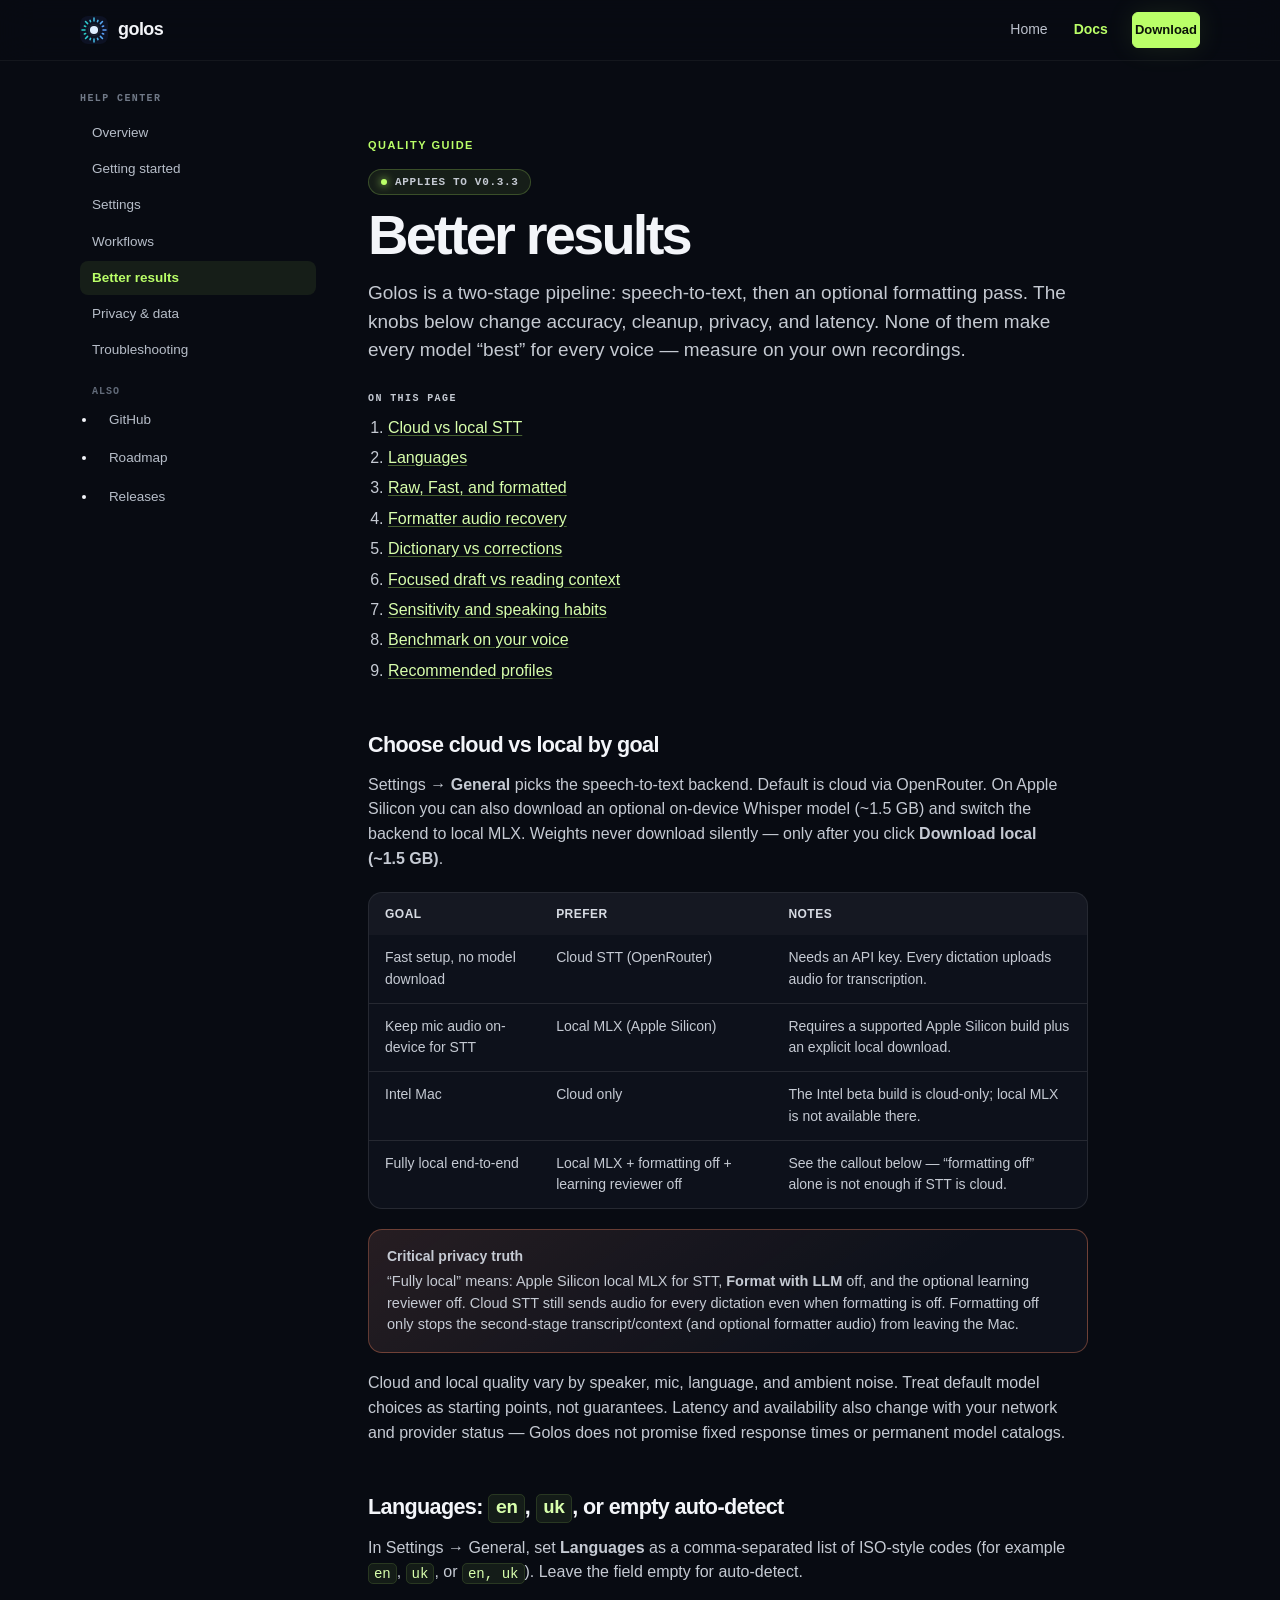
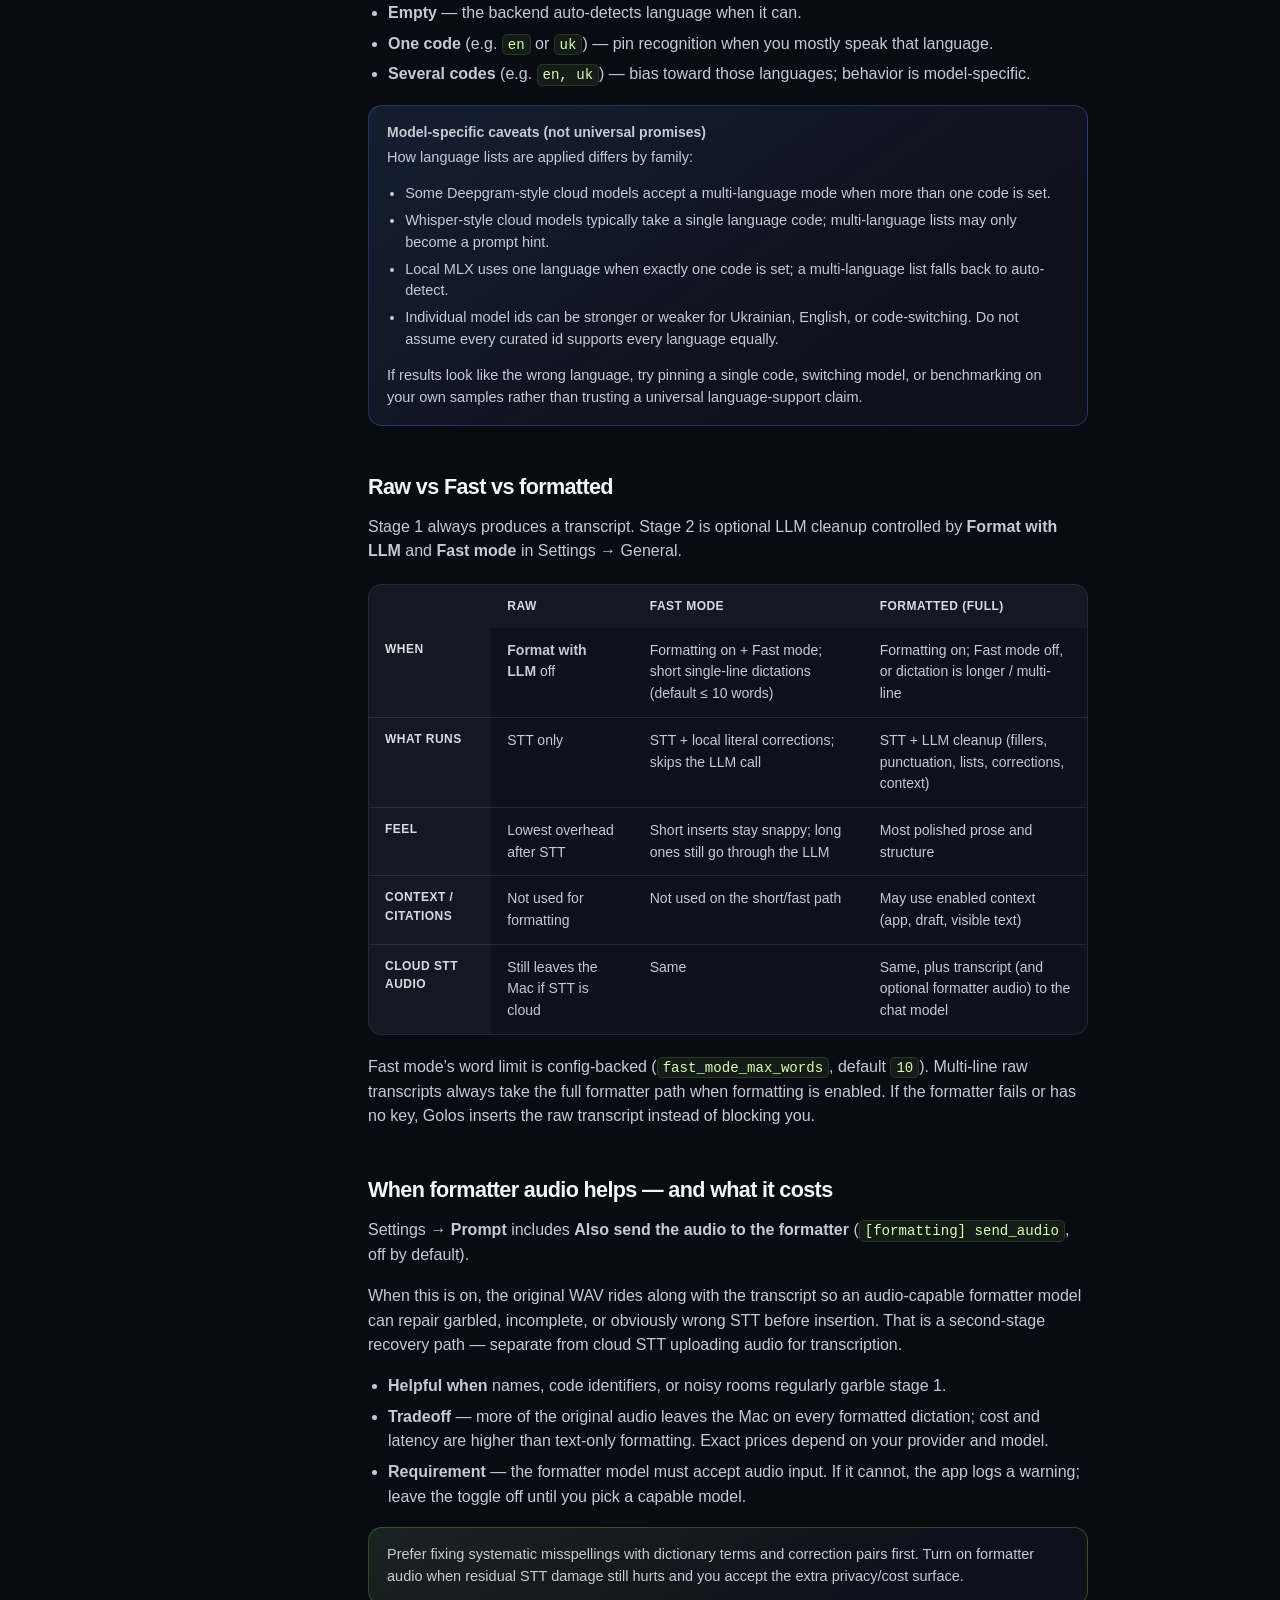
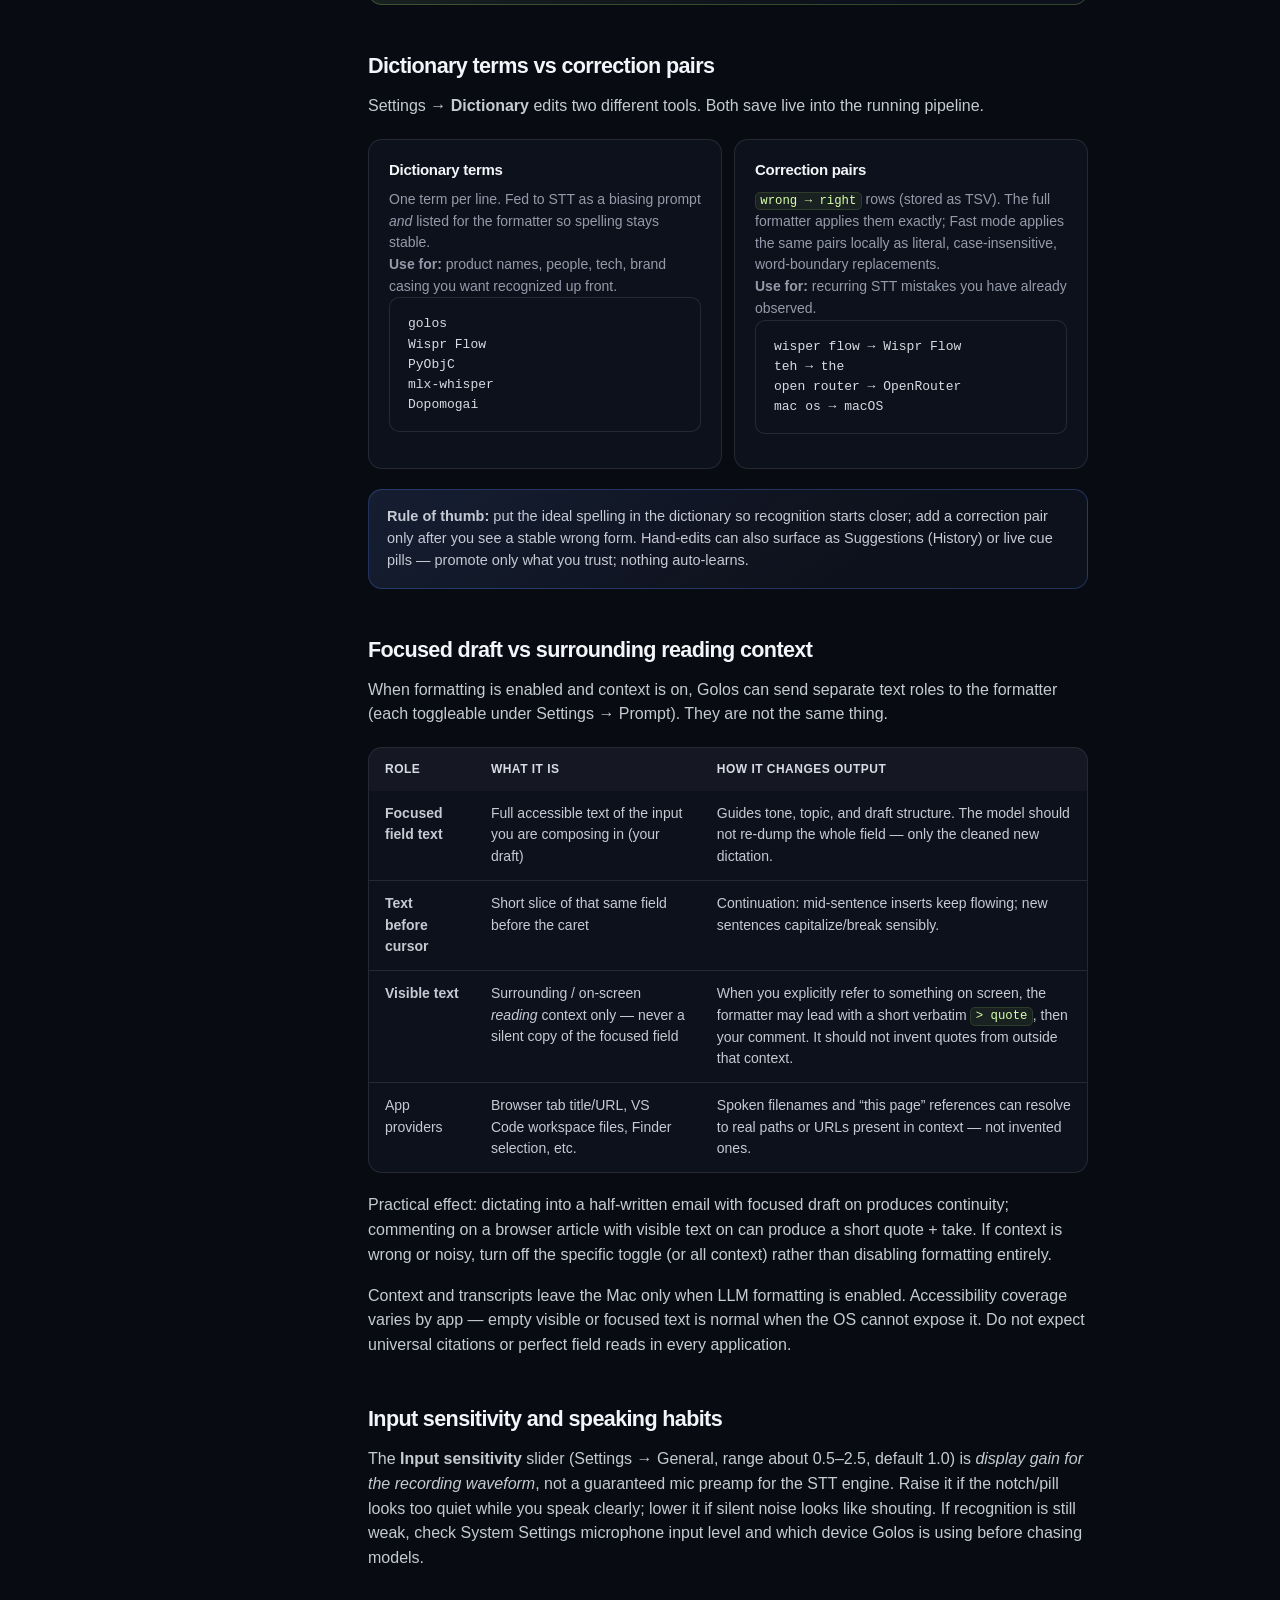
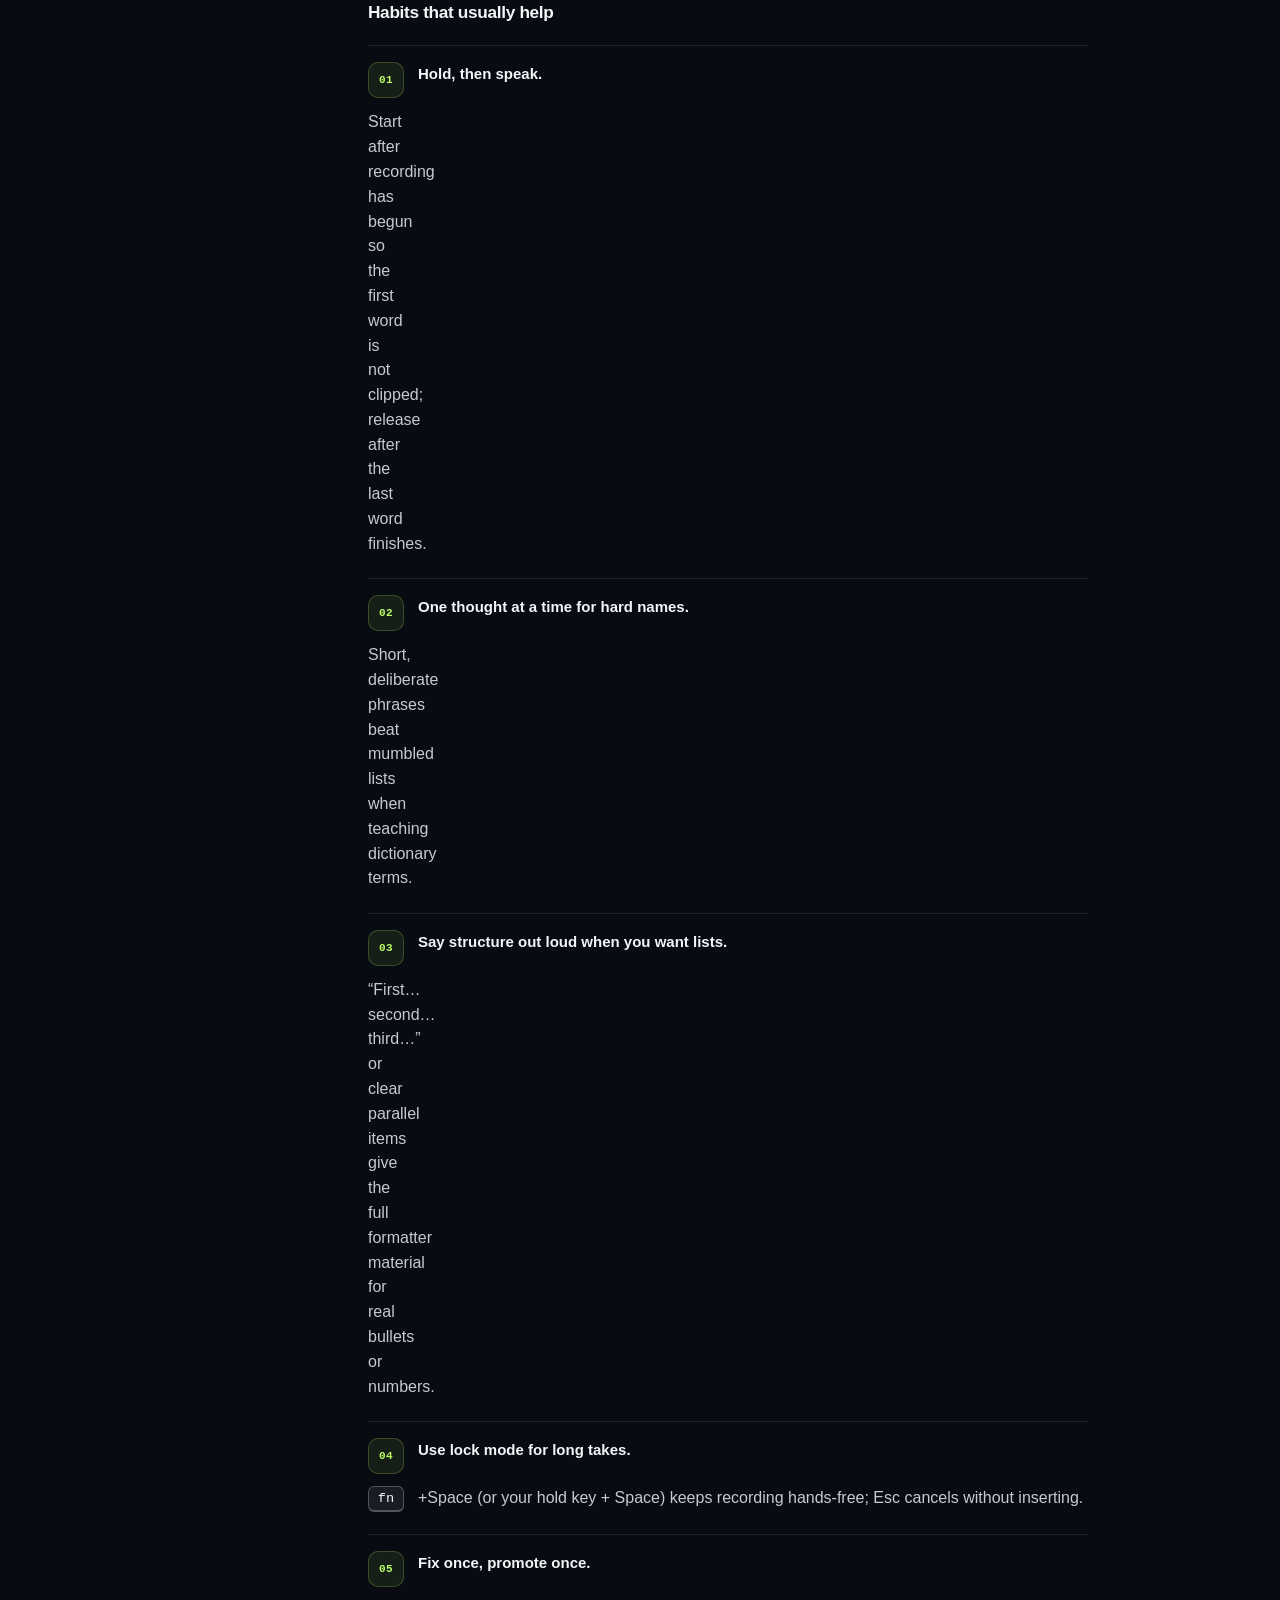
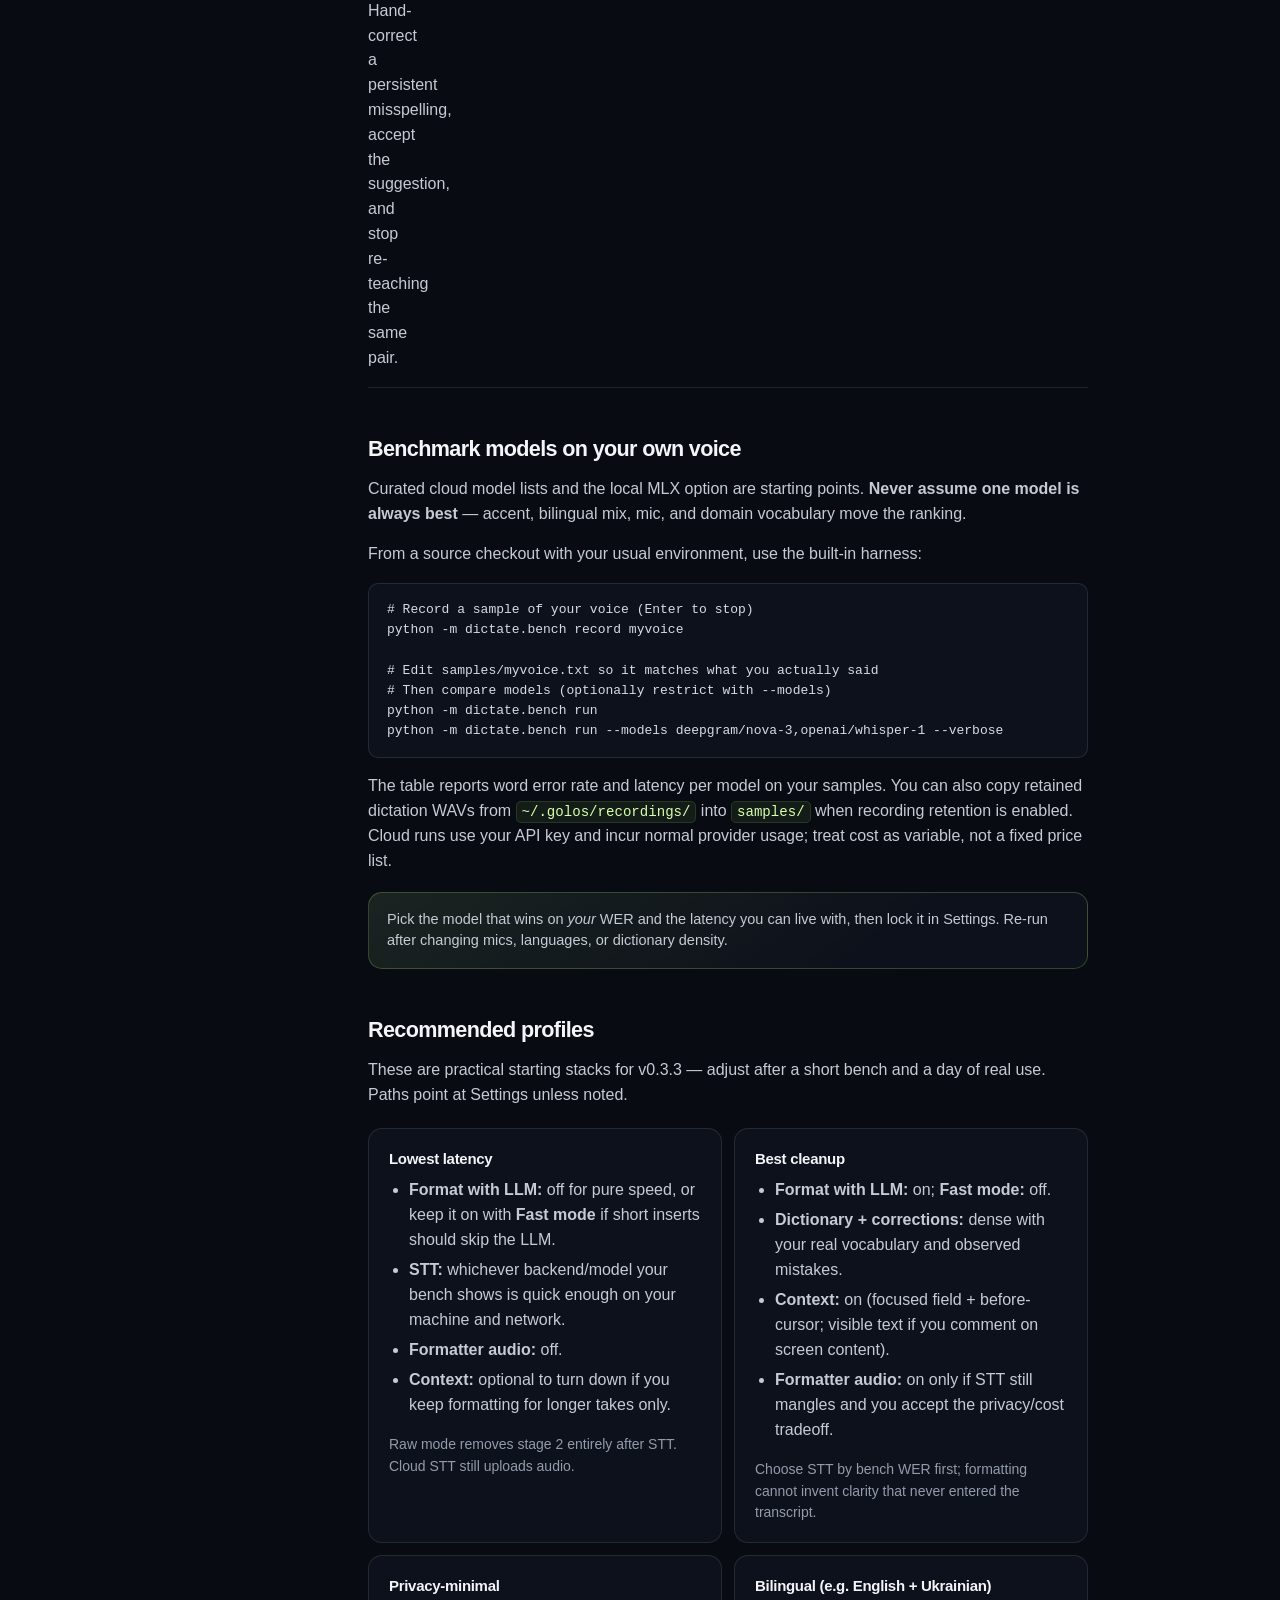
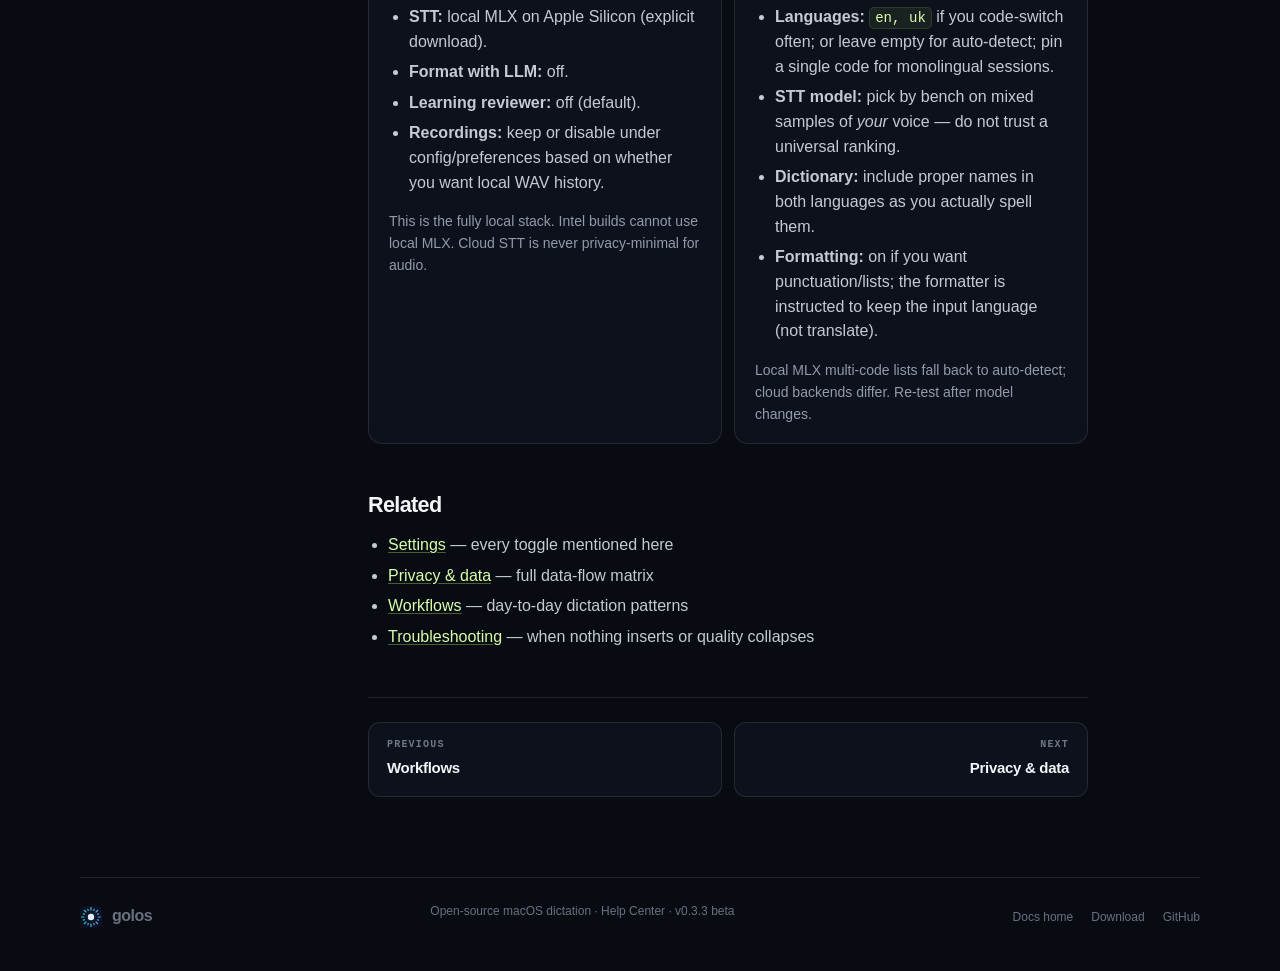
<file: site/docs/better-results/index.html>
<!doctype html>
<html lang="en">
<head>
  <meta charset="utf-8">
  <meta name="viewport" content="width=device-width, initial-scale=1">
  <meta name="description" content="Tune Golos for cleaner dictation: cloud vs local STT, languages, formatting modes, dictionary, context, and recommended profiles.">
  <meta name="theme-color" content="#080b12">
  <meta property="og:title" content="Better results — Golos Help">
  <meta property="og:description" content="An expert, practical guide to higher-quality Golos dictation without magic claims.">
  <meta property="og:type" content="website">
  <meta property="og:url" content="https://golos.dopomogai.com/docs/better-results/">
  <title>Better results — Golos Help</title>
  <link rel="canonical" href="https://golos.dopomogai.com/docs/better-results/">
  <link rel="icon" type="image/svg+xml" sizes="any" href="../../golos-mark.svg">
  <link rel="stylesheet" href="../docs.css">
</head>
<body class="docs-page">
  <a class="skip-link" href="#main">Skip to content</a>

  <header class="docs-nav-shell">
    <nav class="docs-nav" aria-label="Primary navigation">
      <a class="brand" href="https://golos.dopomogai.com/" aria-label="golos home">
        <img class="brand-mark" src="../../golos-mark.svg" width="28" height="28" alt="" aria-hidden="true">
        <span>golos</span>
      </a>
      <div class="docs-nav-links">
        <a href="https://golos.dopomogai.com/">Home</a>
        <a href="../" aria-current="page">Docs</a>
        <a class="button button-small" href="https://golos.dopomogai.com/#download">Download</a>
      </div>
    </nav>
  </header>

  <div class="docs-shell docs-shell--with-sidebar">
    <aside class="docs-sidebar" aria-label="Help topics">
      <p class="docs-sidebar-title">Help center</p>
      <nav>
        <ul>
          <li><a href="../">Overview</a></li>
          <li><a href="../getting-started/">Getting started</a></li>
          <li><a href="../settings/">Settings</a></li>
          <li><a href="../workflows/">Workflows</a></li>
          <li><a href="./" aria-current="page">Better results</a></li>
          <li><a href="../privacy/">Privacy &amp; data</a></li>
          <li><a href="../troubleshooting/">Troubleshooting</a></li>
        </ul>
      </nav>
      <div class="sidebar-group">
        <span>Also</span>
        <ul>
          <li><a href="https://github.com/Dopomogai/golos">GitHub</a></li>
          <li><a href="https://github.com/Dopomogai/golos/blob/main/docs/ROADMAP.md">Roadmap</a></li>
          <li><a href="https://github.com/Dopomogai/golos/releases/latest">Releases</a></li>
        </ul>
      </div>
    </aside>

    <main id="main" class="docs-article">
      <header class="page-hero">
        <p class="kicker">Quality guide</p>
        <p class="version-badge">Applies to v0.3.3</p>
        <h1>Better results</h1>
        <p class="lede">
          Golos is a two-stage pipeline: speech-to-text, then an optional formatting pass.
          The knobs below change accuracy, cleanup, privacy, and latency. None of them make
          every model “best” for every voice — measure on your own recordings.
        </p>
      </header>

      <nav class="toc" aria-label="On this page">
        <p class="docs-sidebar-title">On this page</p>
        <ol>
          <li><a href="#cloud-vs-local">Cloud vs local STT</a></li>
          <li><a href="#languages">Languages</a></li>
          <li><a href="#modes">Raw, Fast, and formatted</a></li>
          <li><a href="#formatter-audio">Formatter audio recovery</a></li>
          <li><a href="#dictionary">Dictionary vs corrections</a></li>
          <li><a href="#context">Focused draft vs reading context</a></li>
          <li><a href="#sensitivity">Sensitivity and speaking habits</a></li>
          <li><a href="#benchmark">Benchmark on your voice</a></li>
          <li><a href="#profiles">Recommended profiles</a></li>
        </ol>
      </nav>

      <section id="cloud-vs-local" class="docs-section" aria-labelledby="cloud-vs-local-title">
        <h2 id="cloud-vs-local-title">Choose cloud vs local by goal</h2>
        <p>
          Settings → <strong>General</strong> picks the speech-to-text backend.
          Default is cloud via OpenRouter. On Apple Silicon you can also download an
          optional on-device Whisper model (~1.5&nbsp;GB) and switch the backend to local MLX.
          Weights never download silently — only after you click
          <strong>Download local (~1.5&nbsp;GB)</strong>.
        </p>

        <div class="table-wrap">
          <table class="comparison-table">
            <thead>
              <tr>
                <th scope="col">Goal</th>
                <th scope="col">Prefer</th>
                <th scope="col">Notes</th>
              </tr>
            </thead>
            <tbody>
              <tr>
                <td>Fast setup, no model download</td>
                <td>Cloud STT (OpenRouter)</td>
                <td>Needs an API key. Every dictation uploads audio for transcription.</td>
              </tr>
              <tr>
                <td>Keep mic audio on-device for STT</td>
                <td>Local MLX (Apple Silicon)</td>
                <td>Requires a supported Apple Silicon build plus an explicit local download.</td>
              </tr>
              <tr>
                <td>Intel Mac</td>
                <td>Cloud only</td>
                <td>The Intel beta build is cloud-only; local MLX is not available there.</td>
              </tr>
              <tr>
                <td>Fully local end-to-end</td>
                <td>Local MLX + formatting off + learning reviewer off</td>
                <td>See the callout below — “formatting off” alone is not enough if STT is cloud.</td>
              </tr>
            </tbody>
          </table>
        </div>

        <div class="callout callout--warning" role="note">
          <div class="callout-body">
            <p class="callout-title">Critical privacy truth</p>
            <p>
              “Fully local” means: Apple Silicon local MLX for STT,
              <strong>Format with LLM</strong> off, and the optional learning reviewer off.
              Cloud STT still sends audio for every dictation even when formatting is off.
              Formatting off only stops the second-stage transcript/context (and optional
              formatter audio) from leaving the Mac.
            </p>
          </div>
        </div>

        <p>
          Cloud and local quality vary by speaker, mic, language, and ambient noise.
          Treat default model choices as starting points, not guarantees. Latency and
          availability also change with your network and provider status — Golos does not
          promise fixed response times or permanent model catalogs.
        </p>
      </section>

      <section id="languages" class="docs-section" aria-labelledby="languages-title">
        <h2 id="languages-title">Languages: <code>en</code>, <code>uk</code>, or empty auto-detect</h2>
        <p>
          In Settings → General, set <strong>Languages</strong> as a comma-separated list
          of ISO-style codes (for example <code>en</code>, <code>uk</code>, or
          <code>en, uk</code>). Leave the field empty for auto-detect.
        </p>
        <ul>
          <li><strong>Empty</strong> — the backend auto-detects language when it can.</li>
          <li><strong>One code</strong> (e.g. <code>en</code> or <code>uk</code>) — pin recognition when you mostly speak that language.</li>
          <li><strong>Several codes</strong> (e.g. <code>en, uk</code>) — bias toward those languages; behavior is model-specific.</li>
        </ul>

        <div class="callout callout--note" role="note">
          <div class="callout-body">
            <p class="callout-title">Model-specific caveats (not universal promises)</p>
            <p>How language lists are applied differs by family:</p>
            <ul>
              <li>Some Deepgram-style cloud models accept a multi-language mode when more than one code is set.</li>
              <li>Whisper-style cloud models typically take a single language code; multi-language lists may only become a prompt hint.</li>
              <li>Local MLX uses one language when exactly one code is set; a multi-language list falls back to auto-detect.</li>
              <li>Individual model ids can be stronger or weaker for Ukrainian, English, or code-switching. Do not assume every curated id supports every language equally.</li>
            </ul>
            <p>
              If results look like the wrong language, try pinning a single code, switching model,
              or benchmarking on your own samples rather than trusting a universal language-support claim.
            </p>
          </div>
        </div>
      </section>

      <section id="modes" class="docs-section" aria-labelledby="modes-title">
        <h2 id="modes-title">Raw vs Fast vs formatted</h2>
        <p>
          Stage 1 always produces a transcript. Stage 2 is optional LLM cleanup controlled
          by <strong>Format with LLM</strong> and <strong>Fast mode</strong> in Settings → General.
        </p>

        <div class="table-wrap">
          <table class="comparison-table">
            <thead>
              <tr>
                <th scope="col"></th>
                <th scope="col">Raw</th>
                <th scope="col">Fast mode</th>
                <th scope="col">Formatted (full)</th>
              </tr>
            </thead>
            <tbody>
              <tr>
                <th scope="row">When</th>
                <td><strong>Format with LLM</strong> off</td>
                <td>Formatting on + Fast mode; short single-line dictations (default ≤&nbsp;10 words)</td>
                <td>Formatting on; Fast mode off, or dictation is longer / multi-line</td>
              </tr>
              <tr>
                <th scope="row">What runs</th>
                <td>STT only</td>
                <td>STT + local literal corrections; skips the LLM call</td>
                <td>STT + LLM cleanup (fillers, punctuation, lists, corrections, context)</td>
              </tr>
              <tr>
                <th scope="row">Feel</th>
                <td>Lowest overhead after STT</td>
                <td>Short inserts stay snappy; long ones still go through the LLM</td>
                <td>Most polished prose and structure</td>
              </tr>
              <tr>
                <th scope="row">Context / citations</th>
                <td>Not used for formatting</td>
                <td>Not used on the short/fast path</td>
                <td>May use enabled context (app, draft, visible text)</td>
              </tr>
              <tr>
                <th scope="row">Cloud STT audio</th>
                <td>Still leaves the Mac if STT is cloud</td>
                <td>Same</td>
                <td>Same, plus transcript (and optional formatter audio) to the chat model</td>
              </tr>
            </tbody>
          </table>
        </div>

        <p>
          Fast mode’s word limit is config-backed (<code>fast_mode_max_words</code>, default
          <code>10</code>). Multi-line raw transcripts always take the full formatter path
          when formatting is enabled. If the formatter fails or has no key, Golos inserts
          the raw transcript instead of blocking you.
        </p>
      </section>

      <section id="formatter-audio" class="docs-section" aria-labelledby="formatter-audio-title">
        <h2 id="formatter-audio-title">When formatter audio helps — and what it costs</h2>
        <p>
          Settings → <strong>Prompt</strong> includes
          <strong>Also send the audio to the formatter</strong>
          (<code>[formatting] send_audio</code>, off by default).
        </p>
        <p>
          When this is on, the original WAV rides along with the transcript so an
          audio-capable formatter model can repair garbled, incomplete, or obviously wrong
          STT before insertion. That is a second-stage recovery path — separate from cloud
          STT uploading audio for transcription.
        </p>
        <ul>
          <li><strong>Helpful when</strong> names, code identifiers, or noisy rooms regularly garble stage&nbsp;1.</li>
          <li><strong>Tradeoff</strong> — more of the original audio leaves the Mac on every formatted dictation; cost and latency are higher than text-only formatting. Exact prices depend on your provider and model.</li>
          <li><strong>Requirement</strong> — the formatter model must accept audio input. If it cannot, the app logs a warning; leave the toggle off until you pick a capable model.</li>
        </ul>
        <div class="callout callout--tip" role="note">
          <div class="callout-body">
            <p>
              Prefer fixing systematic misspellings with dictionary terms and correction
              pairs first. Turn on formatter audio when residual STT damage still hurts
              and you accept the extra privacy/cost surface.
            </p>
          </div>
        </div>
      </section>

      <section id="dictionary" class="docs-section" aria-labelledby="dictionary-title">
        <h2 id="dictionary-title">Dictionary terms vs correction pairs</h2>
        <p>
          Settings → <strong>Dictionary</strong> edits two different tools. Both save live
          into the running pipeline.
        </p>

        <div class="card-grid">
          <article class="content-card">
            <h3>Dictionary terms</h3>
            <p>
              One term per line. Fed to STT as a biasing prompt
              <em>and</em> listed for the formatter so spelling stays stable.
            </p>
            <p><strong>Use for:</strong> product names, people, tech, brand casing you want recognized up front.</p>
            <pre><code>golos
Wispr Flow
PyObjC
mlx-whisper
Dopomogai</code></pre>
          </article>
          <article class="content-card">
            <h3>Correction pairs</h3>
            <p>
              <code>wrong → right</code> rows (stored as TSV). The full formatter applies
              them exactly; Fast mode applies the same pairs locally as literal,
              case-insensitive, word-boundary replacements.
            </p>
            <p><strong>Use for:</strong> recurring STT mistakes you have already observed.</p>
            <pre><code>wisper flow → Wispr Flow
teh → the
open router → OpenRouter
mac os → macOS</code></pre>
          </article>
        </div>

        <div class="callout callout--note" role="note">
          <div class="callout-body">
            <p>
              <strong>Rule of thumb:</strong> put the ideal spelling in the dictionary so
              recognition starts closer; add a correction pair only after you see a stable
              wrong form. Hand-edits can also surface as Suggestions (History) or live cue
              pills — promote only what you trust; nothing auto-learns.
            </p>
          </div>
        </div>
      </section>

      <section id="context" class="docs-section" aria-labelledby="context-title">
        <h2 id="context-title">Focused draft vs surrounding reading context</h2>
        <p>
          When formatting is enabled and context is on, Golos can send separate text roles
          to the formatter (each toggleable under Settings → Prompt). They are not the same thing.
        </p>

        <div class="table-wrap">
          <table class="comparison-table">
            <thead>
              <tr>
                <th scope="col">Role</th>
                <th scope="col">What it is</th>
                <th scope="col">How it changes output</th>
              </tr>
            </thead>
            <tbody>
              <tr>
                <td><strong>Focused field text</strong></td>
                <td>Full accessible text of the input you are composing in (your draft)</td>
                <td>Guides tone, topic, and draft structure. The model should not re-dump the whole field — only the cleaned new dictation.</td>
              </tr>
              <tr>
                <td><strong>Text before cursor</strong></td>
                <td>Short slice of that same field before the caret</td>
                <td>Continuation: mid-sentence inserts keep flowing; new sentences capitalize/break sensibly.</td>
              </tr>
              <tr>
                <td><strong>Visible text</strong></td>
                <td>Surrounding / on-screen <em>reading</em> context only — never a silent copy of the focused field</td>
                <td>When you explicitly refer to something on screen, the formatter may lead with a short verbatim <code>&gt; quote</code>, then your comment. It should not invent quotes from outside that context.</td>
              </tr>
              <tr>
                <td>App providers</td>
                <td>Browser tab title/URL, VS Code workspace files, Finder selection, etc.</td>
                <td>Spoken filenames and “this page” references can resolve to real paths or URLs present in context — not invented ones.</td>
              </tr>
            </tbody>
          </table>
        </div>

        <p>
          Practical effect: dictating into a half-written email with focused draft on
          produces continuity; commenting on a browser article with visible text on can
          produce a short quote + take. If context is wrong or noisy, turn off the specific
          toggle (or all context) rather than disabling formatting entirely.
        </p>
        <p>
          Context and transcripts leave the Mac only when LLM formatting is enabled.
          Accessibility coverage varies by app — empty visible or focused text is normal
          when the OS cannot expose it. Do not expect universal citations or perfect
          field reads in every application.
        </p>
      </section>

      <section id="sensitivity" class="docs-section" aria-labelledby="sensitivity-title">
        <h2 id="sensitivity-title">Input sensitivity and speaking habits</h2>
        <p>
          The <strong>Input sensitivity</strong> slider (Settings → General, range about
          0.5–2.5, default 1.0) is <em>display gain for the recording waveform</em>, not a
          guaranteed mic preamp for the STT engine. Raise it if the notch/pill looks too
          quiet while you speak clearly; lower it if silent noise looks like shouting.
          If recognition is still weak, check System Settings microphone input level and
          which device Golos is using before chasing models.
        </p>

        <h3>Habits that usually help</h3>
        <ol class="step-list">
          <li>
            <strong class="step-title">Hold, then speak.</strong>
            Start after recording has begun so the first word is not clipped; release after the last word finishes.
          </li>
          <li>
            <strong class="step-title">One thought at a time for hard names.</strong>
            Short, deliberate phrases beat mumbled lists when teaching dictionary terms.
          </li>
          <li>
            <strong class="step-title">Say structure out loud when you want lists.</strong>
            “First… second… third…” or clear parallel items give the full formatter material for real bullets or numbers.
          </li>
          <li>
            <strong class="step-title">Use lock mode for long takes.</strong>
            <kbd>fn</kbd>+Space (or your hold key + Space) keeps recording hands-free; Esc cancels without inserting.
          </li>
          <li>
            <strong class="step-title">Fix once, promote once.</strong>
            Hand-correct a persistent misspelling, accept the suggestion, and stop re-teaching the same pair.
          </li>
        </ol>
      </section>

      <section id="benchmark" class="docs-section" aria-labelledby="benchmark-title">
        <h2 id="benchmark-title">Benchmark models on your own voice</h2>
        <p>
          Curated cloud model lists and the local MLX option are starting points.
          <strong>Never assume one model is always best</strong> — accent, bilingual mix,
          mic, and domain vocabulary move the ranking.
        </p>
        <p>
          From a source checkout with your usual environment, use the built-in harness:
        </p>
        <pre><code># Record a sample of your voice (Enter to stop)
python -m dictate.bench record myvoice

# Edit samples/myvoice.txt so it matches what you actually said
# Then compare models (optionally restrict with --models)
python -m dictate.bench run
python -m dictate.bench run --models deepgram/nova-3,openai/whisper-1 --verbose</code></pre>
        <p>
          The table reports word error rate and latency per model on your samples.
          You can also copy retained dictation WAVs from
          <code>~/.golos/recordings/</code> into <code>samples/</code> when recording
          retention is enabled. Cloud runs use your API key and incur normal provider usage;
          treat cost as variable, not a fixed price list.
        </p>
        <div class="callout callout--tip" role="note">
          <div class="callout-body">
            <p>
              Pick the model that wins on <em>your</em> WER and the latency you can live with,
              then lock it in Settings. Re-run after changing mics, languages, or dictionary
              density.
            </p>
          </div>
        </div>
      </section>

      <section id="profiles" class="docs-section" aria-labelledby="profiles-title">
        <h2 id="profiles-title">Recommended profiles</h2>
        <p>
          These are practical starting stacks for v0.3.3 — adjust after a short bench and a
          day of real use. Paths point at Settings unless noted.
        </p>

        <div class="card-grid">
          <article class="content-card" id="profile-latency">
            <h3>Lowest latency</h3>
            <ul>
              <li><strong>Format with LLM:</strong> off for pure speed, or keep it on with <strong>Fast mode</strong> if short inserts should skip the LLM.</li>
              <li><strong>STT:</strong> whichever backend/model your bench shows is quick enough on your machine and network.</li>
              <li><strong>Formatter audio:</strong> off.</li>
              <li><strong>Context:</strong> optional to turn down if you keep formatting for longer takes only.</li>
            </ul>
            <p>Raw mode removes stage&nbsp;2 entirely after STT. Cloud STT still uploads audio.</p>
          </article>

          <article class="content-card" id="profile-cleanup">
            <h3>Best cleanup</h3>
            <ul>
              <li><strong>Format with LLM:</strong> on; <strong>Fast mode:</strong> off.</li>
              <li><strong>Dictionary + corrections:</strong> dense with your real vocabulary and observed mistakes.</li>
              <li><strong>Context:</strong> on (focused field + before-cursor; visible text if you comment on screen content).</li>
              <li><strong>Formatter audio:</strong> on only if STT still mangles and you accept the privacy/cost tradeoff.</li>
            </ul>
            <p>Choose STT by bench WER first; formatting cannot invent clarity that never entered the transcript.</p>
          </article>

          <article class="content-card" id="profile-privacy">
            <h3>Privacy-minimal</h3>
            <ul>
              <li><strong>STT:</strong> local MLX on Apple Silicon (explicit download).</li>
              <li><strong>Format with LLM:</strong> off.</li>
              <li><strong>Learning reviewer:</strong> off (default).</li>
              <li><strong>Recordings:</strong> keep or disable under config/preferences based on whether you want local WAV history.</li>
            </ul>
            <p>This is the fully local stack. Intel builds cannot use local MLX. Cloud STT is never privacy-minimal for audio.</p>
          </article>

          <article class="content-card" id="profile-bilingual">
            <h3>Bilingual (e.g. English + Ukrainian)</h3>
            <ul>
              <li><strong>Languages:</strong> <code>en, uk</code> if you code-switch often; or leave empty for auto-detect; pin a single code for monolingual sessions.</li>
              <li><strong>STT model:</strong> pick by bench on mixed samples of <em>your</em> voice — do not trust a universal ranking.</li>
              <li><strong>Dictionary:</strong> include proper names in both languages as you actually spell them.</li>
              <li><strong>Formatting:</strong> on if you want punctuation/lists; the formatter is instructed to keep the input language (not translate).</li>
            </ul>
            <p>Local MLX multi-code lists fall back to auto-detect; cloud backends differ. Re-test after model changes.</p>
          </article>
        </div>
      </section>

      <section class="docs-section" aria-labelledby="related-title">
        <h2 id="related-title">Related</h2>
        <ul>
          <li><a href="../settings/">Settings</a> — every toggle mentioned here</li>
          <li><a href="../privacy/">Privacy &amp; data</a> — full data-flow matrix</li>
          <li><a href="../workflows/">Workflows</a> — day-to-day dictation patterns</li>
          <li><a href="../troubleshooting/">Troubleshooting</a> — when nothing inserts or quality collapses</li>
        </ul>
      </section>

      <nav class="docs-pager" aria-label="Previous and next guides">
        <a class="pager-link" href="../workflows/">
          <span class="pager-dir">Previous</span>
          <span class="pager-title">Workflows</span>
        </a>
        <a class="pager-link pager-link--next" href="../privacy/">
          <span class="pager-dir">Next</span>
          <span class="pager-title">Privacy &amp; data</span>
        </a>
      </nav>
    </main>
  </div>

  <footer class="docs-footer">
    <a class="brand" href="https://golos.dopomogai.com/">
      <img class="brand-mark" src="../../golos-mark.svg" width="22" height="22" alt="" aria-hidden="true">
      <span>golos</span>
    </a>
    <p>Open-source macOS dictation · Help Center · v0.3.3 beta</p>
    <div class="docs-footer-links">
      <a href="../">Docs home</a>
      <a href="https://golos.dopomogai.com/#download">Download</a>
      <a href="https://github.com/Dopomogai/golos">GitHub</a>
    </div>
  </footer>

  <script src="../docs.js" defer></script>
</body>
</html>
</file>
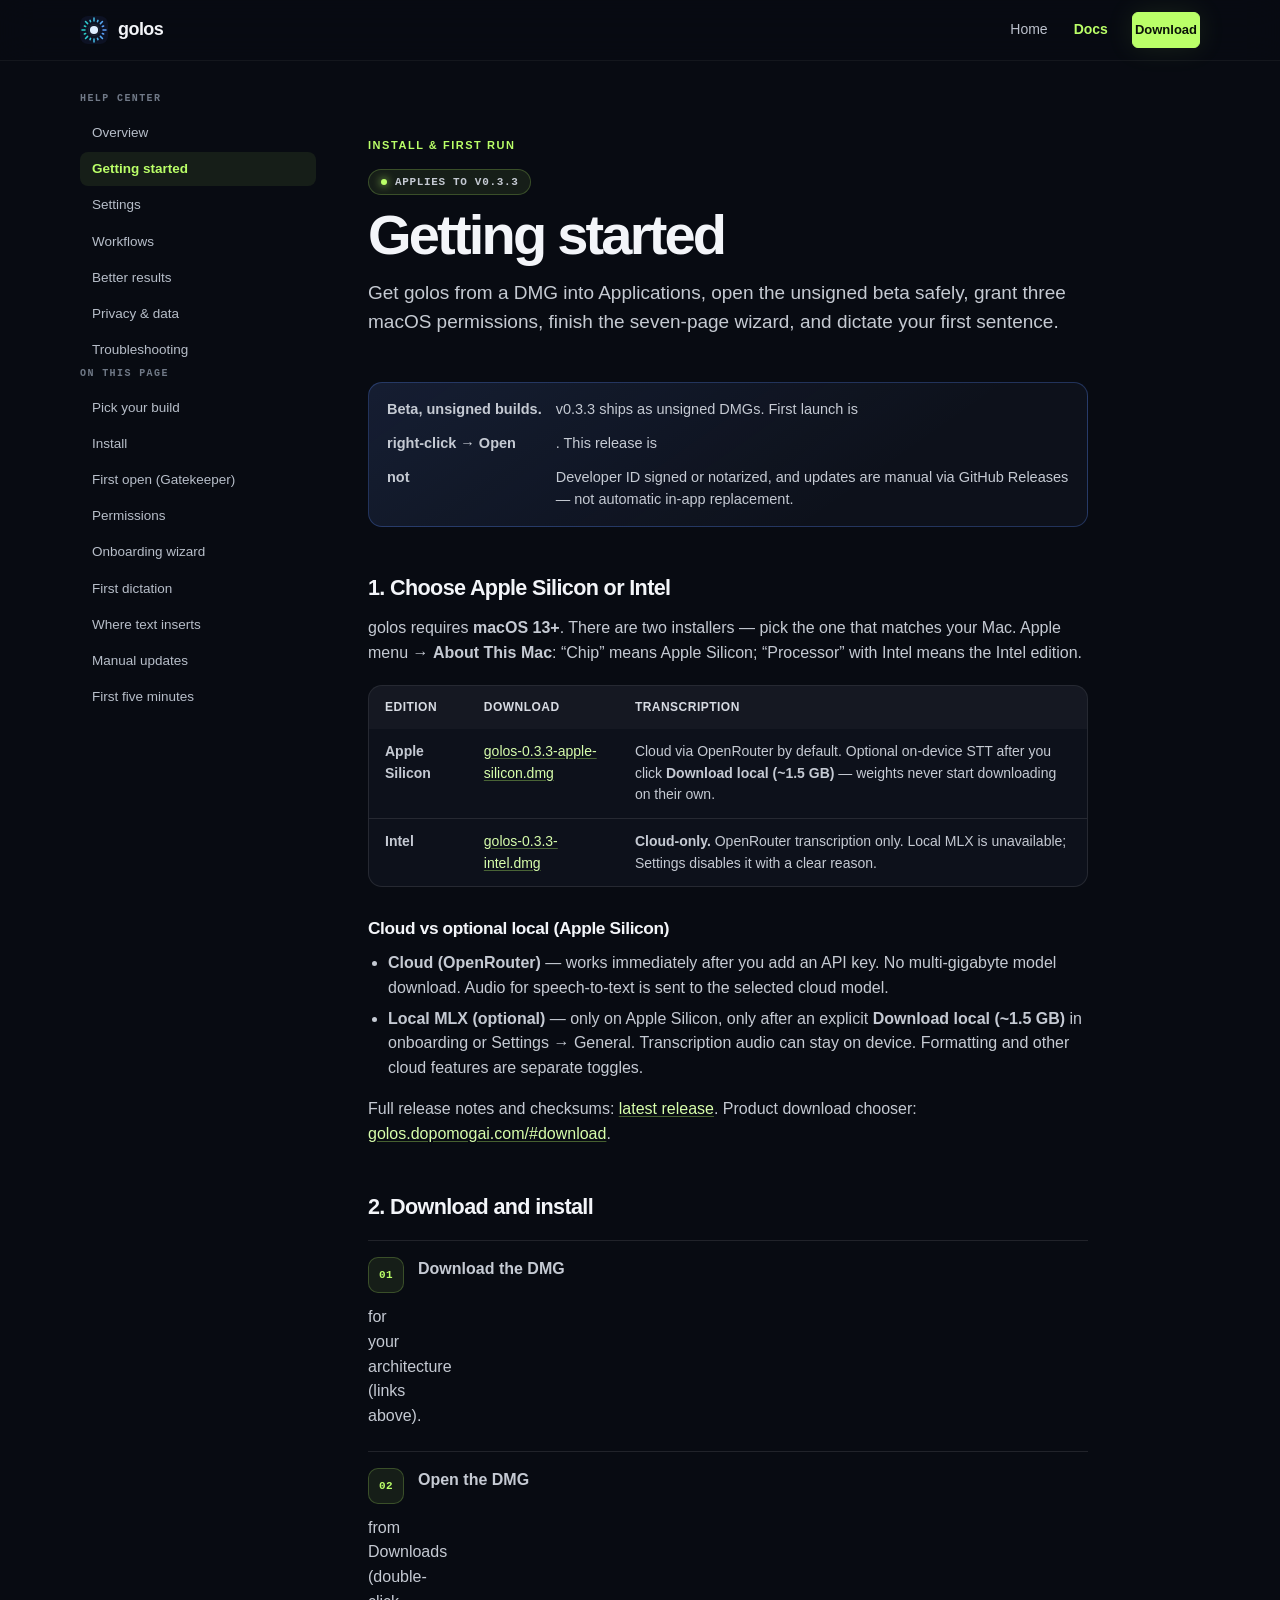
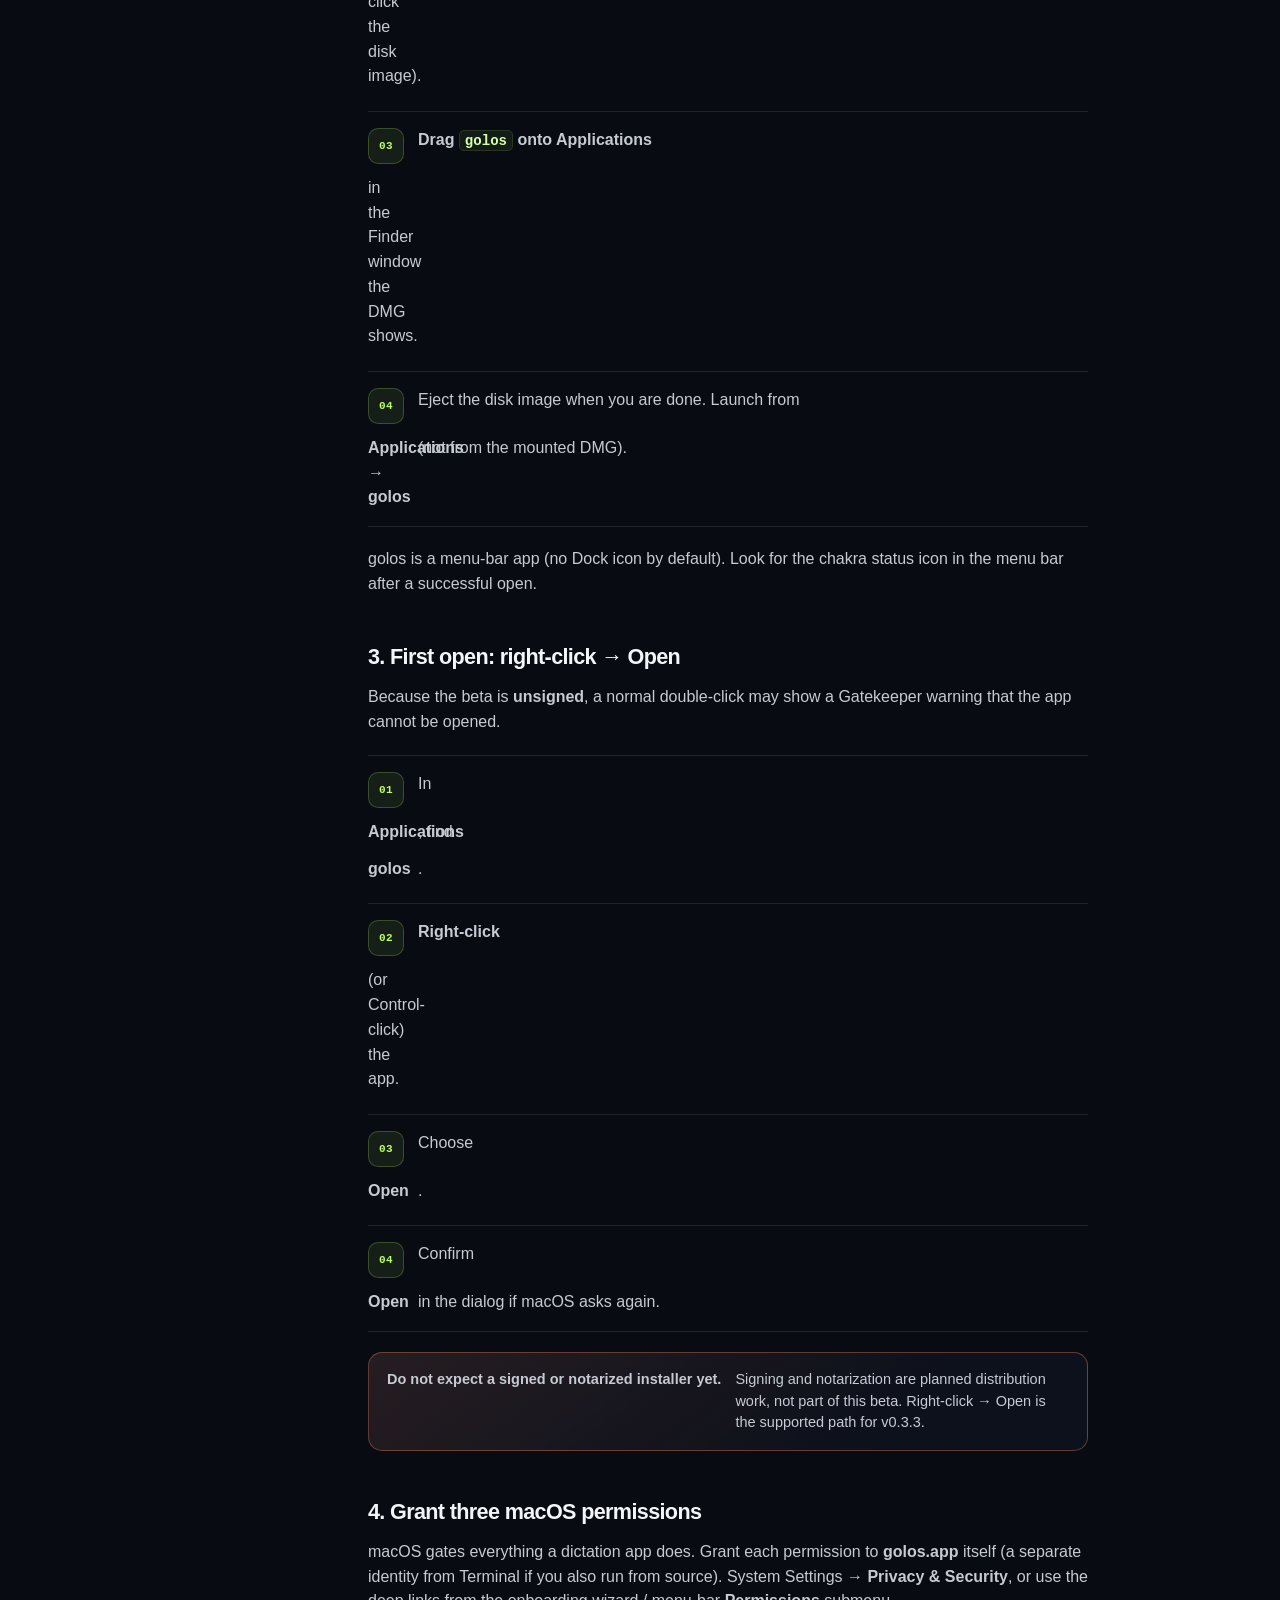
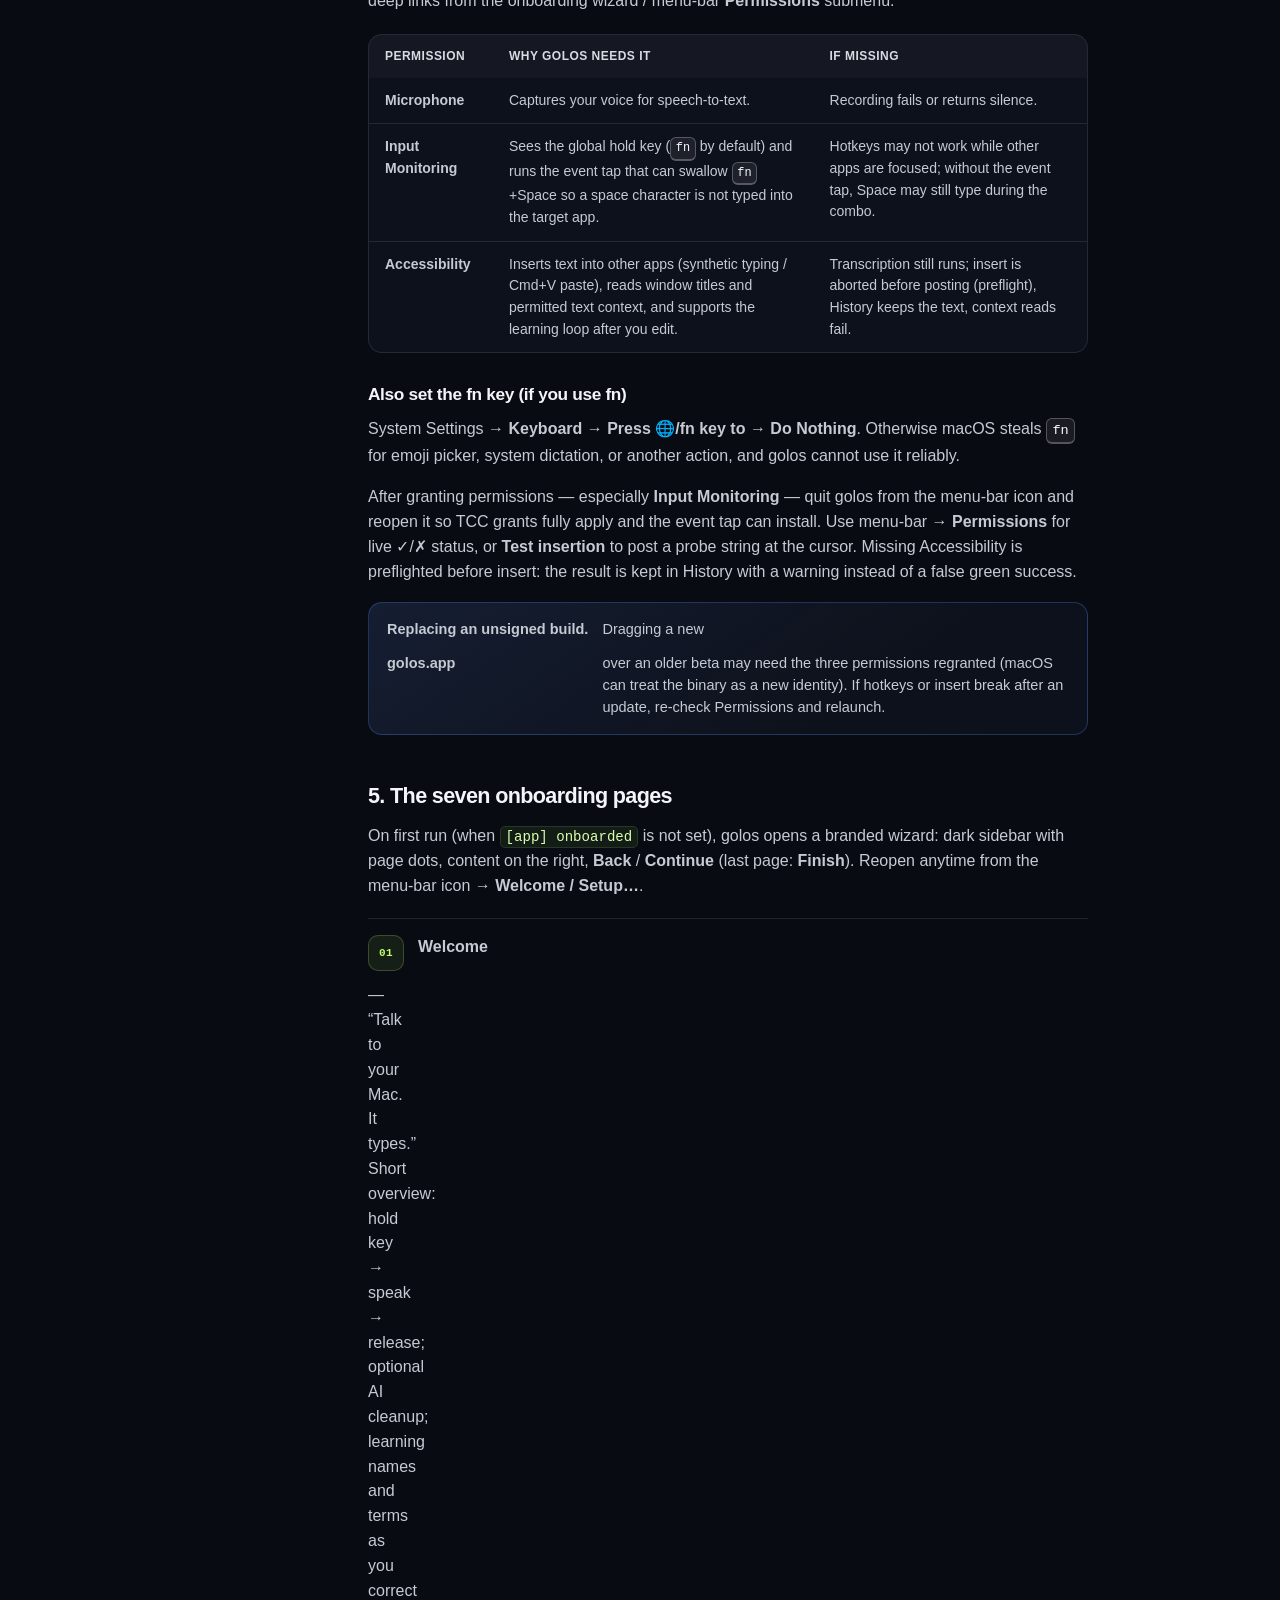
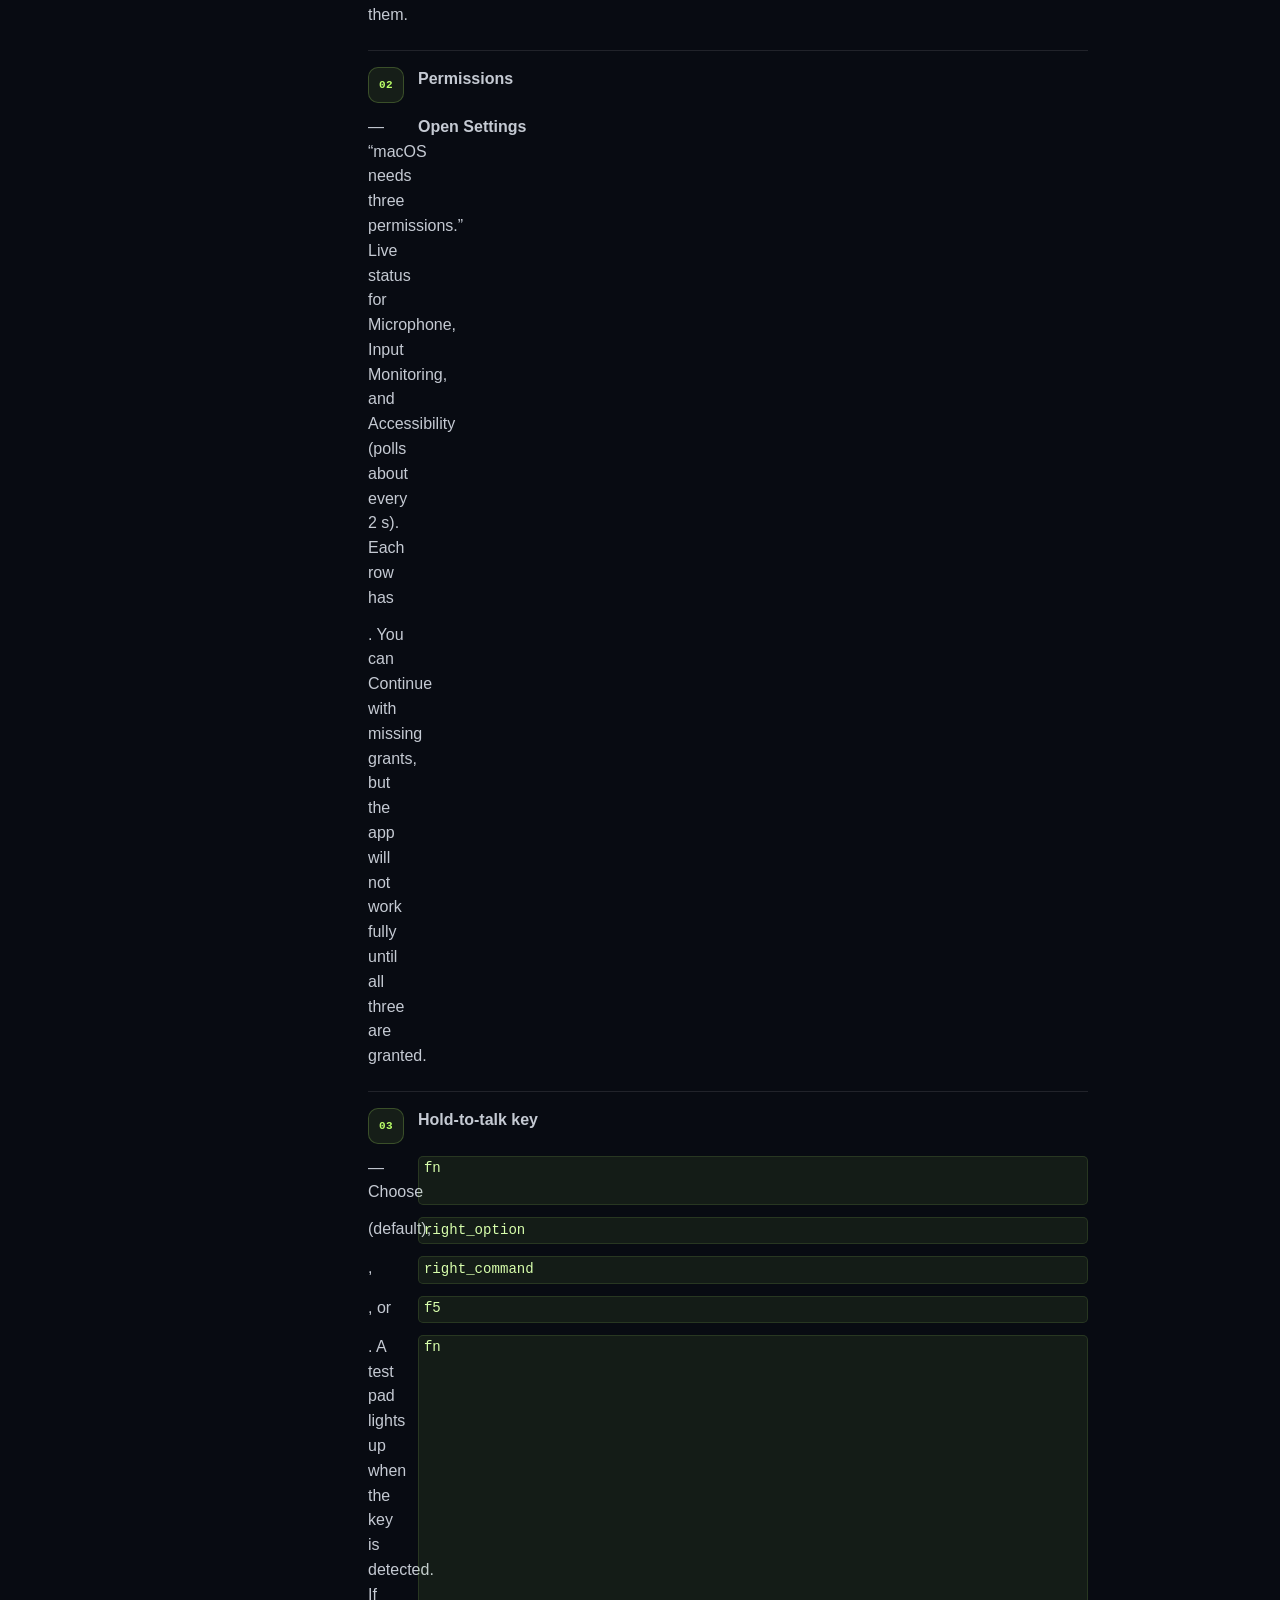
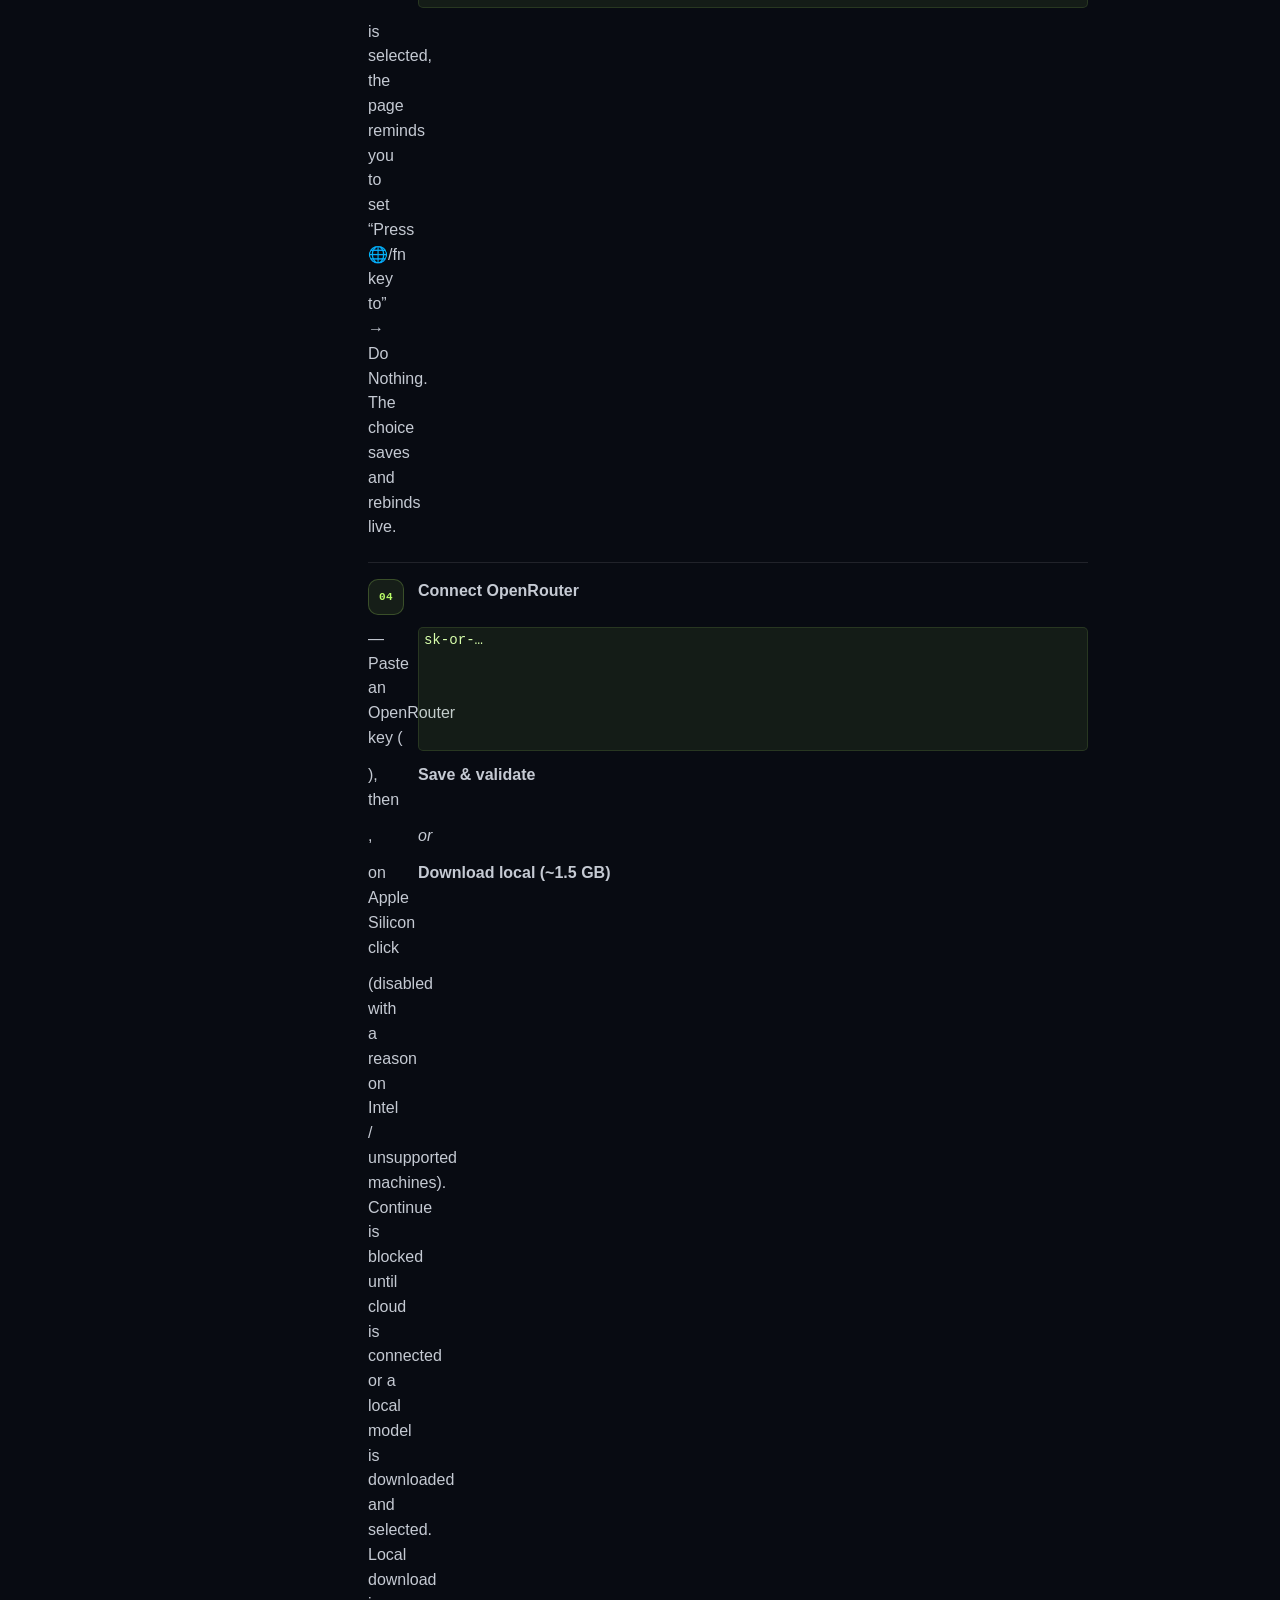
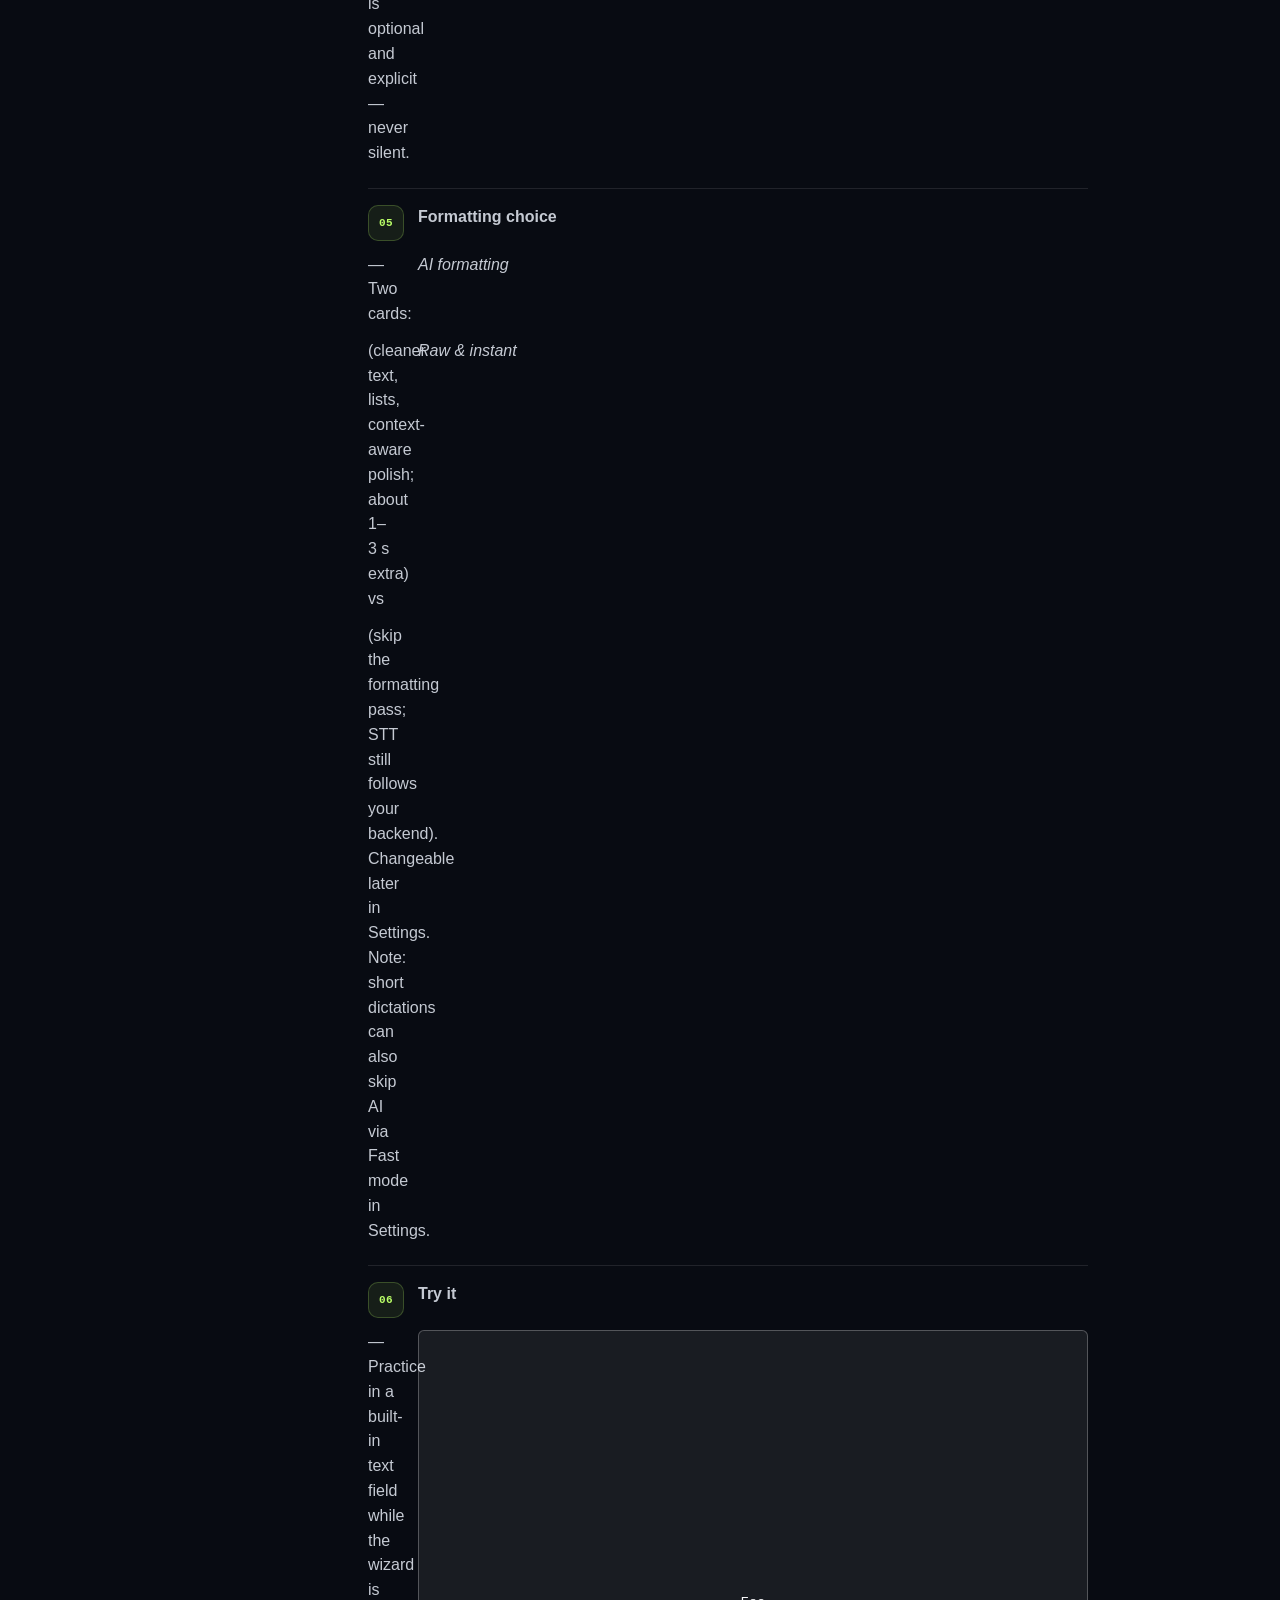
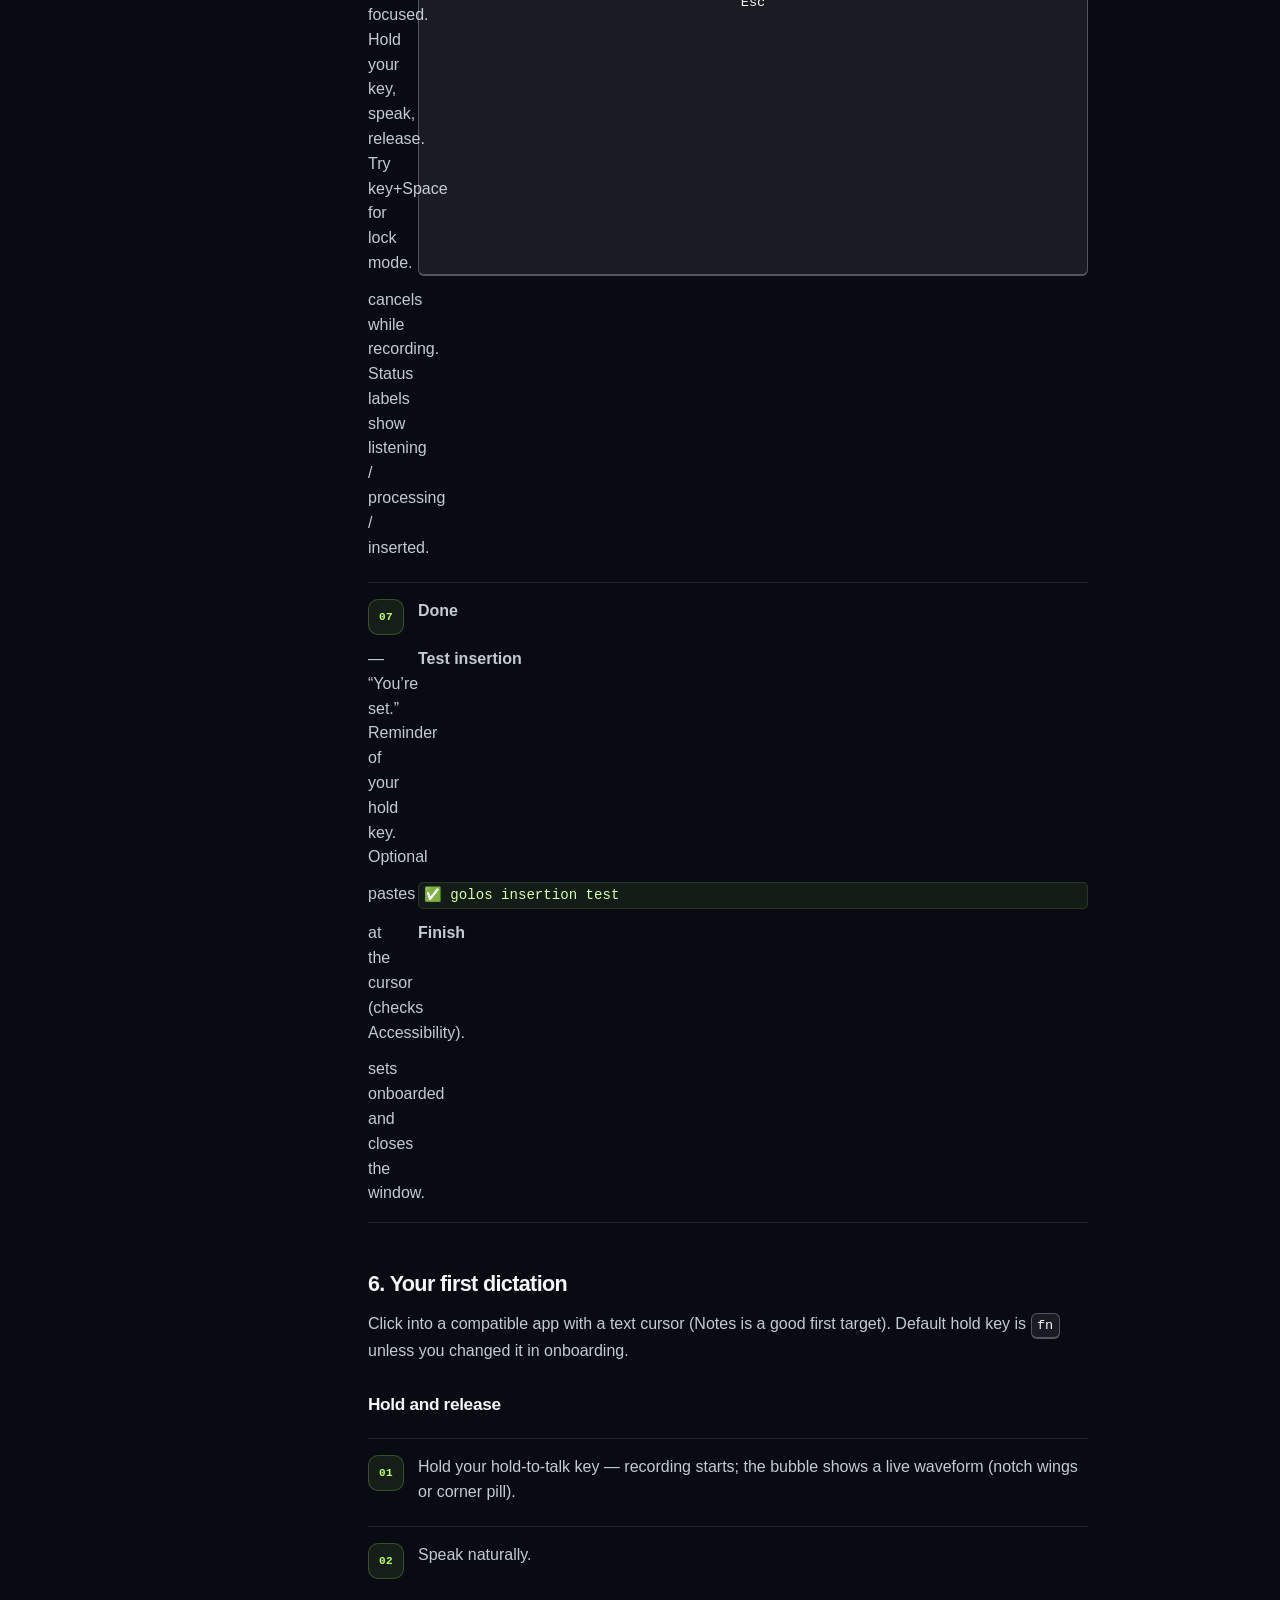
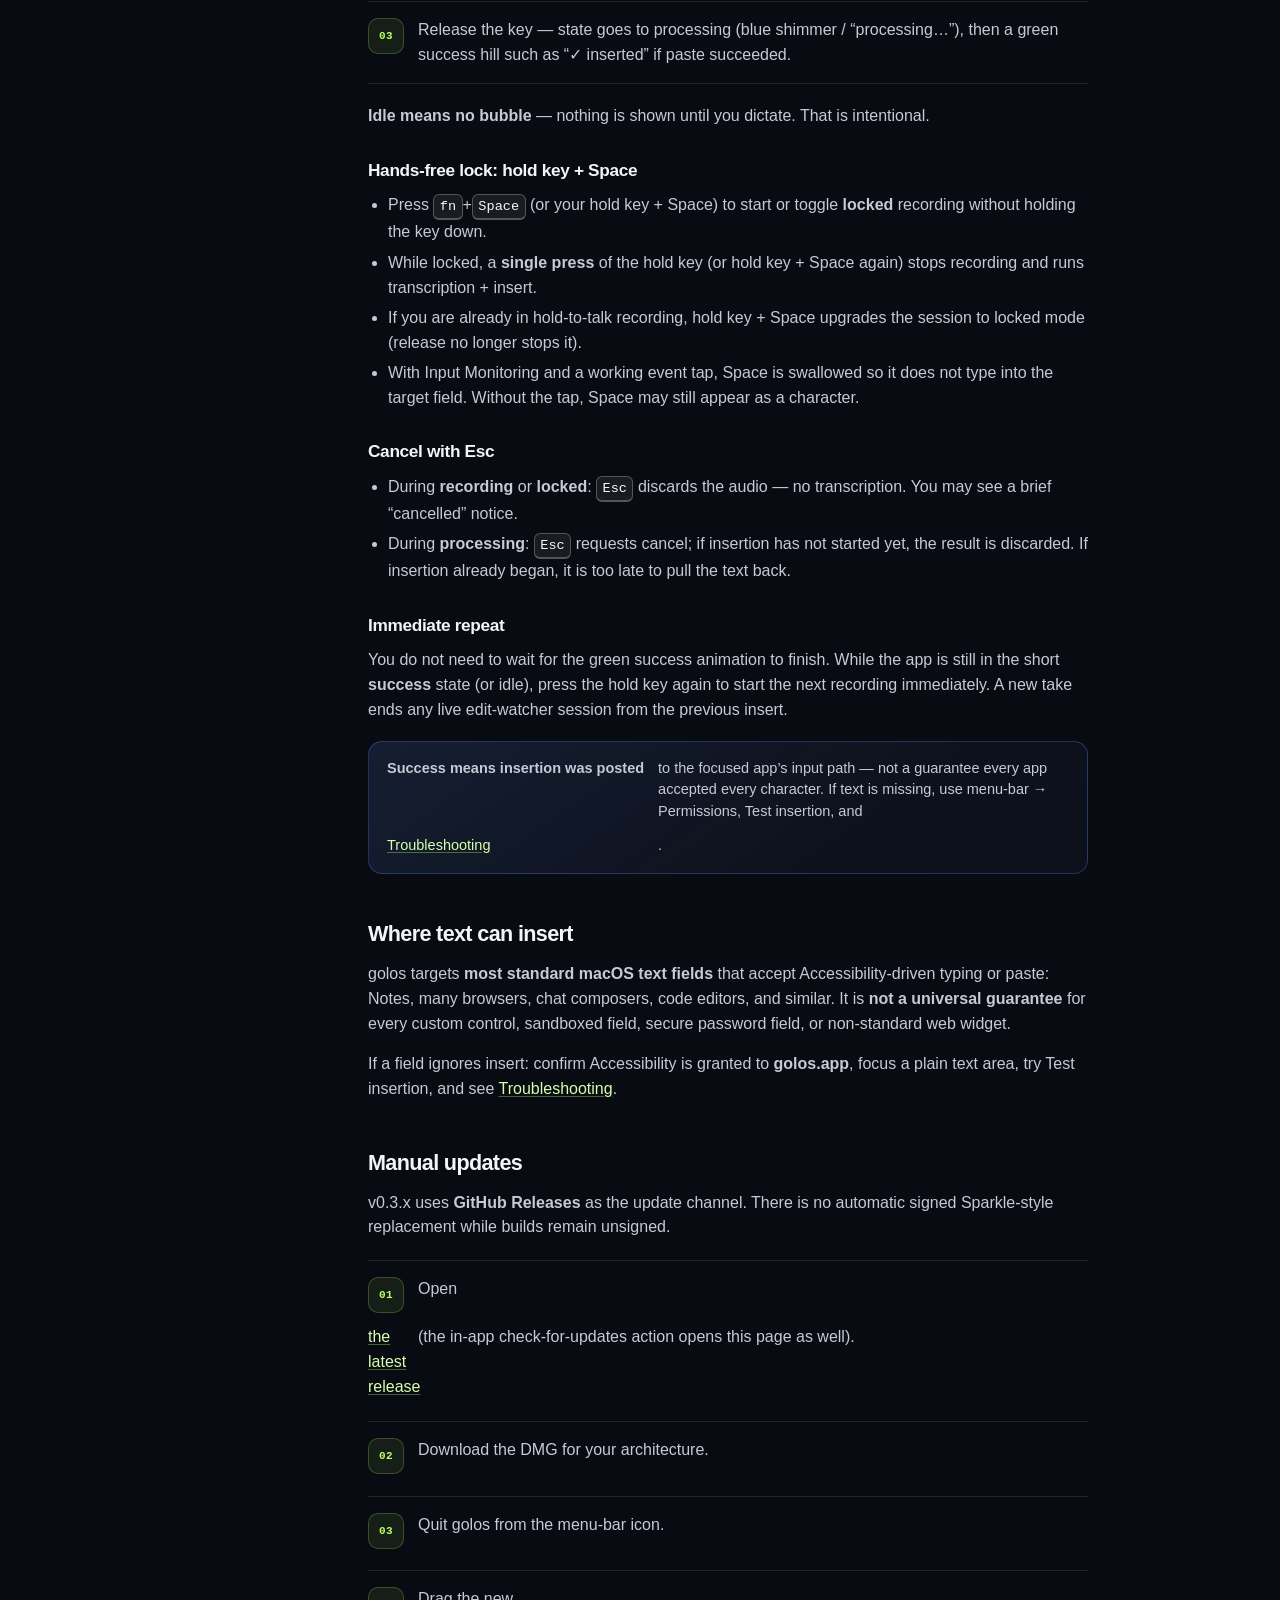
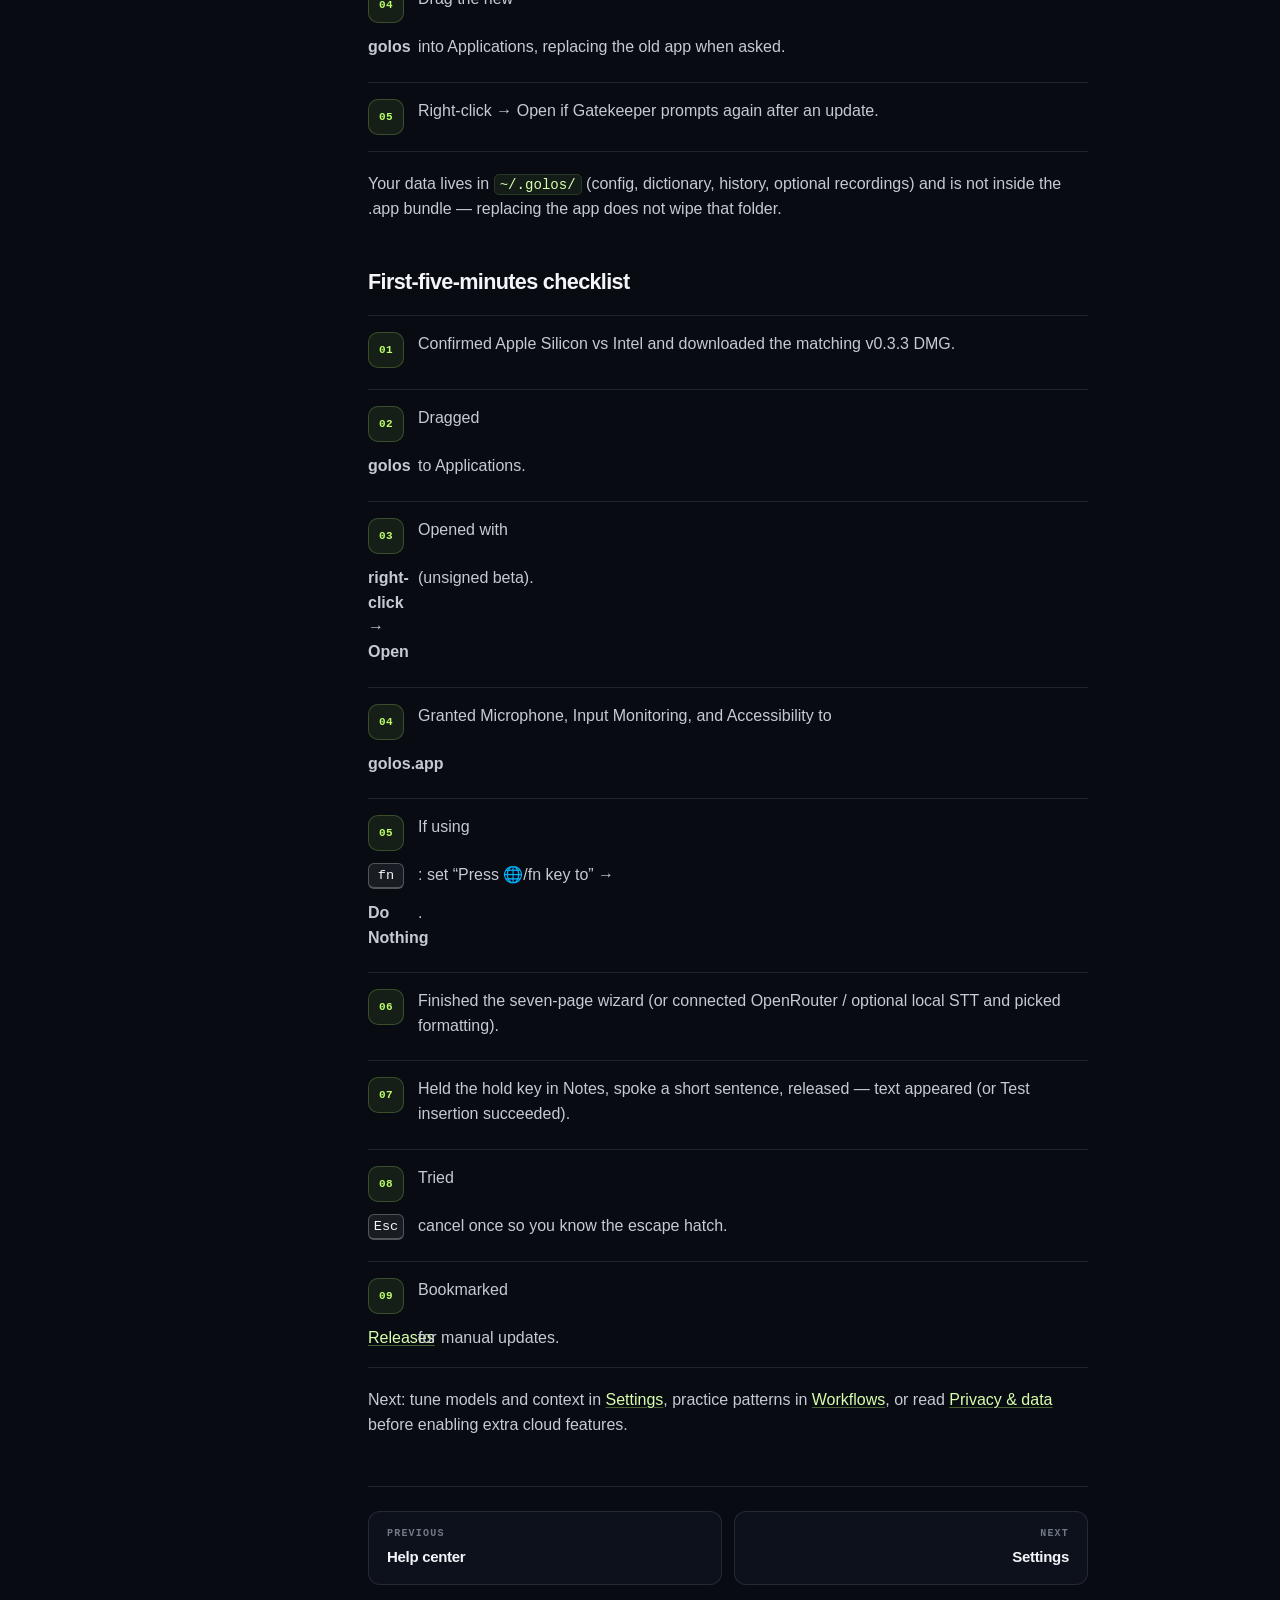
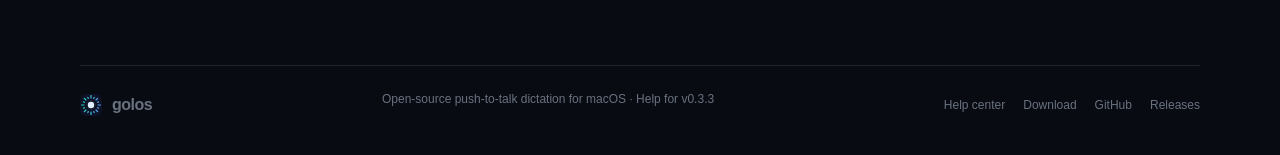
<file: site/docs/getting-started/index.html>
<!doctype html>
<html lang="en">
<head>
  <meta charset="utf-8">
  <meta name="viewport" content="width=device-width, initial-scale=1">
  <meta name="description" content="Install golos v0.3.3 on macOS: pick Apple Silicon or Intel, grant permissions, finish onboarding, and dictate your first words.">
  <meta name="theme-color" content="#080b12">
  <meta property="og:title" content="Getting started — golos Help">
  <meta property="og:description" content="Install golos v0.3.3 on macOS: pick Apple Silicon or Intel, grant permissions, finish onboarding, and dictate your first words.">
  <meta property="og:type" content="website">
  <meta property="og:url" content="https://golos.dopomogai.com/docs/getting-started/">
  <title>Getting started — golos Help</title>
  <link rel="canonical" href="https://golos.dopomogai.com/docs/getting-started/">
  <link rel="icon" type="image/svg+xml" sizes="any" href="../../golos-mark.svg">
  <link rel="stylesheet" href="../docs.css">
</head>
<body class="docs-page">
  <a class="skip-link" href="#main">Skip to content</a>

  <header class="docs-nav-shell">
    <nav class="docs-nav" aria-label="Primary navigation">
      <a class="brand" href="https://golos.dopomogai.com/" aria-label="golos home">
        <img class="brand-mark" src="../../golos-mark.svg" width="28" height="28" alt="" aria-hidden="true">
        <span>golos</span>
      </a>
      <div class="docs-nav-links">
        <a href="https://golos.dopomogai.com/">Home</a>
        <a href="../" aria-current="page">Docs</a>
        <a class="button button-small" href="https://golos.dopomogai.com/#download">Download</a>
      </div>
    </nav>
  </header>

  <div class="docs-shell docs-shell--with-sidebar">
    <aside class="docs-sidebar" aria-label="Help topics">
      <p class="docs-sidebar-title">Help center</p>
      <nav>
        <ul>
          <li><a href="../">Overview</a></li>
          <li><a href="./" aria-current="page">Getting started</a></li>
          <li><a href="../settings/">Settings</a></li>
          <li><a href="../workflows/">Workflows</a></li>
          <li><a href="../better-results/">Better results</a></li>
          <li><a href="../privacy/">Privacy &amp; data</a></li>
          <li><a href="../troubleshooting/">Troubleshooting</a></li>
        </ul>
      </nav>
      <p class="docs-sidebar-title">On this page</p>
      <nav aria-label="On this page">
        <ul class="toc">
          <li><a href="#pick-build">Pick your build</a></li>
          <li><a href="#install">Install</a></li>
          <li><a href="#gatekeeper">First open (Gatekeeper)</a></li>
          <li><a href="#permissions">Permissions</a></li>
          <li><a href="#onboarding">Onboarding wizard</a></li>
          <li><a href="#first-dictation">First dictation</a></li>
          <li><a href="#compatibility">Where text inserts</a></li>
          <li><a href="#updates">Manual updates</a></li>
          <li><a href="#checklist">First five minutes</a></li>
        </ul>
      </nav>
    </aside>

    <main id="main" class="docs-article">
      <header class="page-hero">
        <p class="kicker">Install &amp; first run</p>
        <p class="version-badge">Applies to v0.3.3</p>
        <h1>Getting started</h1>
        <p class="lede">
          Get golos from a DMG into Applications, open the unsigned beta safely,
          grant three macOS permissions, finish the seven-page wizard, and
          dictate your first sentence.
        </p>
      </header>

      <div class="callout callout--note" role="note">
        <strong>Beta, unsigned builds.</strong>
        v0.3.3 ships as unsigned DMGs. First launch is
        <strong>right-click → Open</strong>. This release is
        <strong>not</strong> Developer ID signed or notarized, and updates are
        manual via GitHub Releases — not automatic in-app replacement.
      </div>

      <section id="pick-build" aria-labelledby="pick-build-title">
        <h2 id="pick-build-title">1. Choose Apple Silicon or Intel</h2>
        <p>
          golos requires <strong>macOS 13+</strong>. There are two installers —
          pick the one that matches your Mac. Apple menu →
          <strong>About This Mac</strong>: “Chip” means Apple Silicon;
          “Processor” with Intel means the Intel edition.
        </p>

        <div class="table-wrap">
          <table class="comparison-table">
            <thead>
              <tr>
                <th scope="col">Edition</th>
                <th scope="col">Download</th>
                <th scope="col">Transcription</th>
              </tr>
            </thead>
            <tbody>
              <tr>
                <td><strong>Apple Silicon</strong></td>
                <td>
                  <a href="https://github.com/Dopomogai/golos/releases/download/v0.3.3/golos-0.3.3-apple-silicon.dmg">golos-0.3.3-apple-silicon.dmg</a>
                </td>
                <td>
                  Cloud via OpenRouter by default. Optional on-device STT after
                  you click <strong>Download local (~1.5&nbsp;GB)</strong> — weights
                  never start downloading on their own.
                </td>
              </tr>
              <tr>
                <td><strong>Intel</strong></td>
                <td>
                  <a href="https://github.com/Dopomogai/golos/releases/download/v0.3.3/golos-0.3.3-intel.dmg">golos-0.3.3-intel.dmg</a>
                </td>
                <td>
                  <strong>Cloud-only.</strong> OpenRouter transcription only.
                  Local MLX is unavailable; Settings disables it with a clear reason.
                </td>
              </tr>
            </tbody>
          </table>
        </div>

        <h3>Cloud vs optional local (Apple Silicon)</h3>
        <ul>
          <li>
            <strong>Cloud (OpenRouter)</strong> — works immediately after you
            add an API key. No multi-gigabyte model download. Audio for
            speech-to-text is sent to the selected cloud model.
          </li>
          <li>
            <strong>Local MLX (optional)</strong> — only on Apple Silicon, only
            after an explicit <strong>Download local (~1.5&nbsp;GB)</strong> in
            onboarding or Settings → General. Transcription audio can stay on
            device. Formatting and other cloud features are separate toggles.
          </li>
        </ul>
        <p>
          Full release notes and checksums:
          <a href="https://github.com/Dopomogai/golos/releases/latest">latest release</a>.
          Product download chooser:
          <a href="https://golos.dopomogai.com/#download">golos.dopomogai.com/#download</a>.
        </p>
      </section>

      <section id="install" aria-labelledby="install-title">
        <h2 id="install-title">2. Download and install</h2>
        <ol class="step-list">
          <li>
            <strong>Download the DMG</strong> for your architecture (links above).
          </li>
          <li>
            <strong>Open the DMG</strong> from Downloads (double-click the disk image).
          </li>
          <li>
            <strong>Drag <code>golos</code> onto Applications</strong> in the
            Finder window the DMG shows.
          </li>
          <li>
            Eject the disk image when you are done. Launch from
            <strong>Applications → golos</strong> (not from the mounted DMG).
          </li>
        </ol>
        <p>
          golos is a menu-bar app (no Dock icon by default). Look for the
          chakra status icon in the menu bar after a successful open.
        </p>
      </section>

      <section id="gatekeeper" aria-labelledby="gatekeeper-title">
        <h2 id="gatekeeper-title">3. First open: right-click → Open</h2>
        <p>
          Because the beta is <strong>unsigned</strong>, a normal double-click
          may show a Gatekeeper warning that the app cannot be opened.
        </p>
        <ol class="step-list">
          <li>In <strong>Applications</strong>, find <strong>golos</strong>.</li>
          <li><strong>Right-click</strong> (or Control-click) the app.</li>
          <li>Choose <strong>Open</strong>.</li>
          <li>Confirm <strong>Open</strong> in the dialog if macOS asks again.</li>
        </ol>
        <div class="callout callout--warning" role="note">
          <strong>Do not expect a signed or notarized installer yet.</strong>
          Signing and notarization are planned distribution work, not part of
          this beta. Right-click → Open is the supported path for v0.3.3.
        </div>
      </section>

      <section id="permissions" aria-labelledby="permissions-title">
        <h2 id="permissions-title">4. Grant three macOS permissions</h2>
        <p>
          macOS gates everything a dictation app does. Grant each permission to
          <strong>golos.app</strong> itself (a separate identity from Terminal
          if you also run from source). System Settings →
          <strong>Privacy &amp; Security</strong>, or use the deep links from
          the onboarding wizard / menu-bar <strong>Permissions</strong> submenu.
        </p>

        <div class="table-wrap">
          <table class="comparison-table">
            <thead>
              <tr>
                <th scope="col">Permission</th>
                <th scope="col">Why golos needs it</th>
                <th scope="col">If missing</th>
              </tr>
            </thead>
            <tbody>
              <tr>
                <td><strong>Microphone</strong></td>
                <td>Captures your voice for speech-to-text.</td>
                <td>Recording fails or returns silence.</td>
              </tr>
              <tr>
                <td><strong>Input Monitoring</strong></td>
                <td>
                  Sees the global hold key (<kbd>fn</kbd> by default) and runs
                  the event tap that can swallow <kbd>fn</kbd>+Space so a space
                  character is not typed into the target app.
                </td>
                <td>
                  Hotkeys may not work while other apps are focused; without
                  the event tap, Space may still type during the combo.
                </td>
              </tr>
              <tr>
                <td><strong>Accessibility</strong></td>
                <td>
                  Inserts text into other apps (synthetic typing / Cmd+V paste),
                  reads window titles and permitted text context, and supports
                  the learning loop after you edit.
                </td>
                <td>
                  Transcription still runs; insert is aborted before posting
                  (preflight), History keeps the text, context reads fail.
                </td>
              </tr>
            </tbody>
          </table>
        </div>

        <h3>Also set the fn key (if you use fn)</h3>
        <p>
          System Settings → <strong>Keyboard</strong> →
          <strong>Press 🌐/fn key to</strong> → <strong>Do Nothing</strong>.
          Otherwise macOS steals <kbd>fn</kbd> for emoji picker, system
          dictation, or another action, and golos cannot use it reliably.
        </p>
        <p>
          After granting permissions — especially <strong>Input Monitoring</strong> —
          quit golos from the menu-bar icon and reopen it so TCC grants fully
          apply and the event tap can install. Use menu-bar →
          <strong>Permissions</strong> for live ✓/✗ status, or
          <strong>Test insertion</strong> to post a probe string at the cursor.
          Missing Accessibility is preflighted before insert: the result is kept
          in History with a warning instead of a false green success.
        </p>
        <div class="callout callout--note" role="note">
          <strong>Replacing an unsigned build.</strong>
          Dragging a new <strong>golos.app</strong> over an older beta may need
          the three permissions regranted (macOS can treat the binary as a new
          identity). If hotkeys or insert break after an update, re-check
          Permissions and relaunch.
        </div>
      </section>

      <section id="onboarding" aria-labelledby="onboarding-title">
        <h2 id="onboarding-title">5. The seven onboarding pages</h2>
        <p>
          On first run (when <code>[app] onboarded</code> is not set), golos
          opens a branded wizard: dark sidebar with page dots, content on the
          right, <strong>Back</strong> / <strong>Continue</strong> (last page:
          <strong>Finish</strong>). Reopen anytime from the menu-bar icon →
          <strong>Welcome / Setup…</strong>.
        </p>

        <ol class="step-list">
          <li>
            <strong>Welcome</strong> —
            “Talk to your Mac. It types.” Short overview: hold key → speak →
            release; optional AI cleanup; learning names and terms as you correct them.
          </li>
          <li>
            <strong>Permissions</strong> —
            “macOS needs three permissions.” Live status for Microphone, Input
            Monitoring, and Accessibility (polls about every 2&nbsp;s). Each row
            has <strong>Open Settings</strong>. You can Continue with missing
            grants, but the app will not work fully until all three are granted.
          </li>
          <li>
            <strong>Hold-to-talk key</strong> —
            Choose <code>fn</code> (default), <code>right_option</code>,
            <code>right_command</code>, or <code>f5</code>. A test pad lights up
            when the key is detected. If <code>fn</code> is selected, the page
            reminds you to set “Press 🌐/fn key to” → Do Nothing. The choice
            saves and rebinds live.
          </li>
          <li>
            <strong>Connect OpenRouter</strong> —
            Paste an OpenRouter key (<code>sk-or-…</code>), then
            <strong>Save &amp; validate</strong>, <em>or</em> on Apple Silicon
            click <strong>Download local (~1.5&nbsp;GB)</strong> (disabled with
            a reason on Intel / unsupported machines). Continue is blocked until
            cloud is connected or a local model is downloaded and selected.
            Local download is optional and explicit — never silent.
          </li>
          <li>
            <strong>Formatting choice</strong> —
            Two cards:
            <em>AI formatting</em> (cleaner text, lists, context-aware polish;
            about 1–3&nbsp;s extra) vs
            <em>Raw &amp; instant</em> (skip the formatting pass; STT still
            follows your backend). Changeable later in Settings. Note: short
            dictations can also skip AI via Fast mode in Settings.
          </li>
          <li>
            <strong>Try it</strong> —
            Practice in a built-in text field while the wizard is focused.
            Hold your key, speak, release. Try key+Space for lock mode.
            <kbd>Esc</kbd> cancels while recording. Status labels show
            listening / processing / inserted.
          </li>
          <li>
            <strong>Done</strong> —
            “You’re set.” Reminder of your hold key. Optional
            <strong>Test insertion</strong> pastes
            <code>✅ golos insertion test</code> at the cursor (checks
            Accessibility). <strong>Finish</strong> sets onboarded and closes
            the window.
          </li>
        </ol>
      </section>

      <section id="first-dictation" aria-labelledby="first-dictation-title">
        <h2 id="first-dictation-title">6. Your first dictation</h2>
        <p>
          Click into a compatible app with a text cursor (Notes is a good first target).
          Default hold key is <kbd>fn</kbd> unless you changed it in onboarding.
        </p>

        <h3>Hold and release</h3>
        <ol class="step-list">
          <li>Hold your hold-to-talk key — recording starts; the bubble shows a live waveform (notch wings or corner pill).</li>
          <li>Speak naturally.</li>
          <li>Release the key — state goes to processing (blue shimmer / “processing…”), then a green success hill such as “✓ inserted” if paste succeeded.</li>
        </ol>
        <p>
          <strong>Idle means no bubble</strong> — nothing is shown until you
          dictate. That is intentional.
        </p>

        <h3>Hands-free lock: hold key + Space</h3>
        <ul>
          <li>
            Press <kbd>fn</kbd>+<kbd>Space</kbd> (or your hold key + Space) to
            start or toggle <strong>locked</strong> recording without holding
            the key down.
          </li>
          <li>
            While locked, a <strong>single press</strong> of the hold key (or
            hold key + Space again) stops recording and runs transcription + insert.
          </li>
          <li>
            If you are already in hold-to-talk recording, hold key + Space
            upgrades the session to locked mode (release no longer stops it).
          </li>
          <li>
            With Input Monitoring and a working event tap, Space is swallowed
            so it does not type into the target field. Without the tap, Space
            may still appear as a character.
          </li>
        </ul>

        <h3>Cancel with Esc</h3>
        <ul>
          <li>
            During <strong>recording</strong> or <strong>locked</strong>:
            <kbd>Esc</kbd> discards the audio — no transcription. You may see a
            brief “cancelled” notice.
          </li>
          <li>
            During <strong>processing</strong>: <kbd>Esc</kbd> requests cancel;
            if insertion has not started yet, the result is discarded. If
            insertion already began, it is too late to pull the text back.
          </li>
        </ul>

        <h3>Immediate repeat</h3>
        <p>
          You do not need to wait for the green success animation to finish.
          While the app is still in the short <strong>success</strong> state
          (or idle), press the hold key again to start the next recording
          immediately. A new take ends any live edit-watcher session from the
          previous insert.
        </p>

        <div class="callout callout--note" role="note">
          <strong>Success means insertion was posted</strong> to the focused
          app’s input path — not a guarantee every app accepted every character.
          If text is missing, use menu-bar → Permissions, Test insertion, and
          <a href="../troubleshooting/">Troubleshooting</a>.
        </div>
      </section>

      <section id="compatibility" aria-labelledby="compatibility-title">
        <h2 id="compatibility-title">Where text can insert</h2>
        <p>
          golos targets <strong>most standard macOS text fields</strong> that
          accept Accessibility-driven typing or paste: Notes, many browsers,
          chat composers, code editors, and similar. It is
          <strong>not a universal guarantee</strong> for every custom control,
          sandboxed field, secure password field, or non-standard web widget.
        </p>
        <p>
          If a field ignores insert: confirm Accessibility is granted to
          <strong>golos.app</strong>, focus a plain text area, try Test
          insertion, and see
          <a href="../troubleshooting/">Troubleshooting</a>.
        </p>
      </section>

      <section id="updates" aria-labelledby="updates-title">
        <h2 id="updates-title">Manual updates</h2>
        <p>
          v0.3.x uses <strong>GitHub Releases</strong> as the update channel.
          There is no automatic signed Sparkle-style replacement while builds
          remain unsigned.
        </p>
        <ol class="step-list">
          <li>
            Open
            <a href="https://github.com/Dopomogai/golos/releases/latest">the latest release</a>
            (the in-app check-for-updates action opens this page as well).
          </li>
          <li>Download the DMG for your architecture.</li>
          <li>Quit golos from the menu-bar icon.</li>
          <li>Drag the new <strong>golos</strong> into Applications, replacing the old app when asked.</li>
          <li>Right-click → Open if Gatekeeper prompts again after an update.</li>
        </ol>
        <p>
          Your data lives in <code>~/.golos/</code> (config, dictionary,
          history, optional recordings) and is not inside the .app bundle —
          replacing the app does not wipe that folder.
        </p>
      </section>

      <section id="checklist" aria-labelledby="checklist-title">
        <h2 id="checklist-title">First-five-minutes checklist</h2>
        <ol class="step-list checklist">
          <li>Confirmed Apple Silicon vs Intel and downloaded the matching v0.3.3 DMG.</li>
          <li>Dragged <strong>golos</strong> to Applications.</li>
          <li>Opened with <strong>right-click → Open</strong> (unsigned beta).</li>
          <li>Granted Microphone, Input Monitoring, and Accessibility to <strong>golos.app</strong>.</li>
          <li>If using <kbd>fn</kbd>: set “Press 🌐/fn key to” → <strong>Do Nothing</strong>.</li>
          <li>Finished the seven-page wizard (or connected OpenRouter / optional local STT and picked formatting).</li>
          <li>Held the hold key in Notes, spoke a short sentence, released — text appeared (or Test insertion succeeded).</li>
          <li>Tried <kbd>Esc</kbd> cancel once so you know the escape hatch.</li>
          <li>Bookmarked
            <a href="https://github.com/Dopomogai/golos/releases/latest">Releases</a>
            for manual updates.</li>
        </ol>
        <p>
          Next: tune models and context in
          <a href="../settings/">Settings</a>, practice patterns in
          <a href="../workflows/">Workflows</a>, or read
          <a href="../privacy/">Privacy &amp; data</a> before enabling extra
          cloud features.
        </p>
      </section>

      <nav class="docs-pager" aria-label="Previous and next guides">
        <a class="pager-link" href="../">
          <span class="pager-dir">Previous</span>
          <span class="pager-title">Help center</span>
        </a>
        <a class="pager-link pager-link--next" href="../settings/">
          <span class="pager-dir">Next</span>
          <span class="pager-title">Settings</span>
        </a>
      </nav>
    </main>
  </div>

  <footer class="docs-footer">
    <a class="brand" href="https://golos.dopomogai.com/">
      <img class="brand-mark" src="../../golos-mark.svg" width="22" height="22" alt="" aria-hidden="true">
      <span>golos</span>
    </a>
    <p>Open-source push-to-talk dictation for macOS · Help for v0.3.3</p>
    <div class="docs-footer-links">
      <a href="../">Help center</a>
      <a href="https://golos.dopomogai.com/#download">Download</a>
      <a href="https://github.com/Dopomogai/golos">GitHub</a>
      <a href="https://github.com/Dopomogai/golos/releases/latest">Releases</a>
    </div>
  </footer>

  <script src="../docs.js" defer></script>
</body>
</html>
</file>
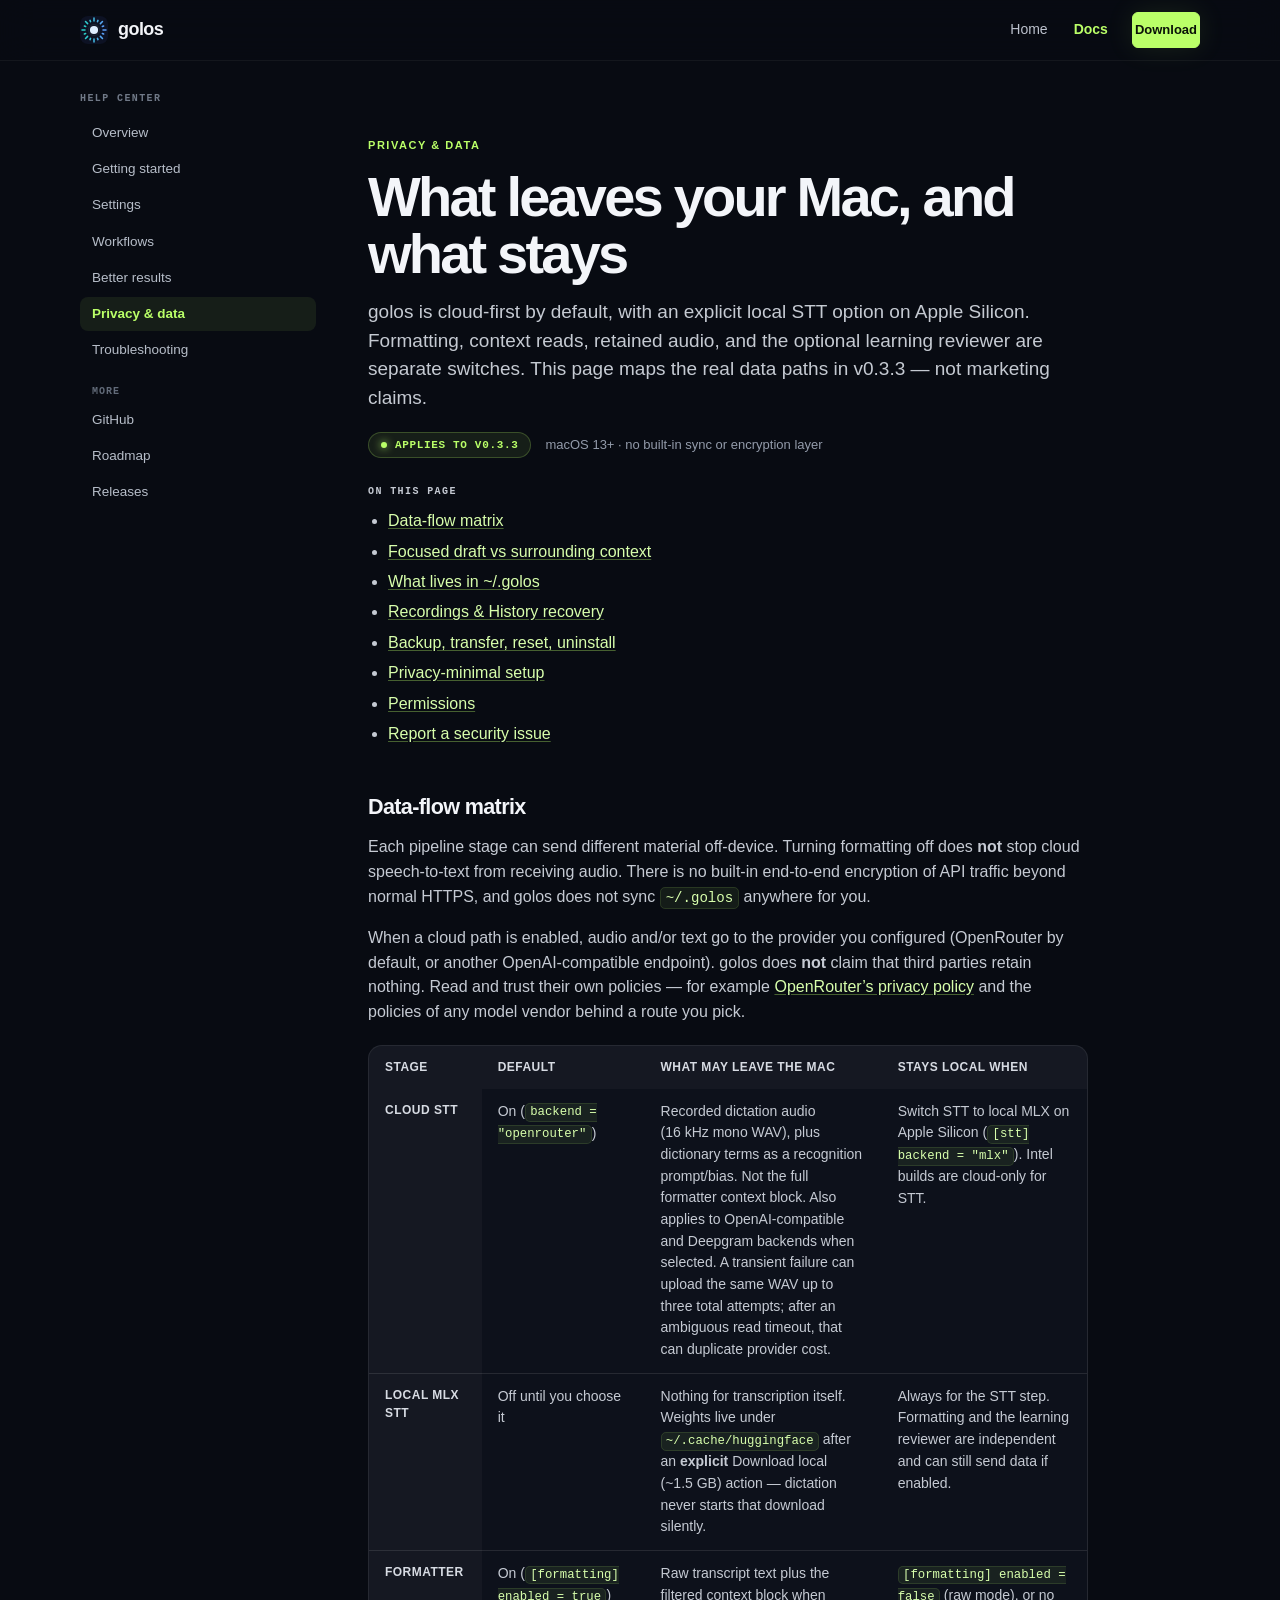
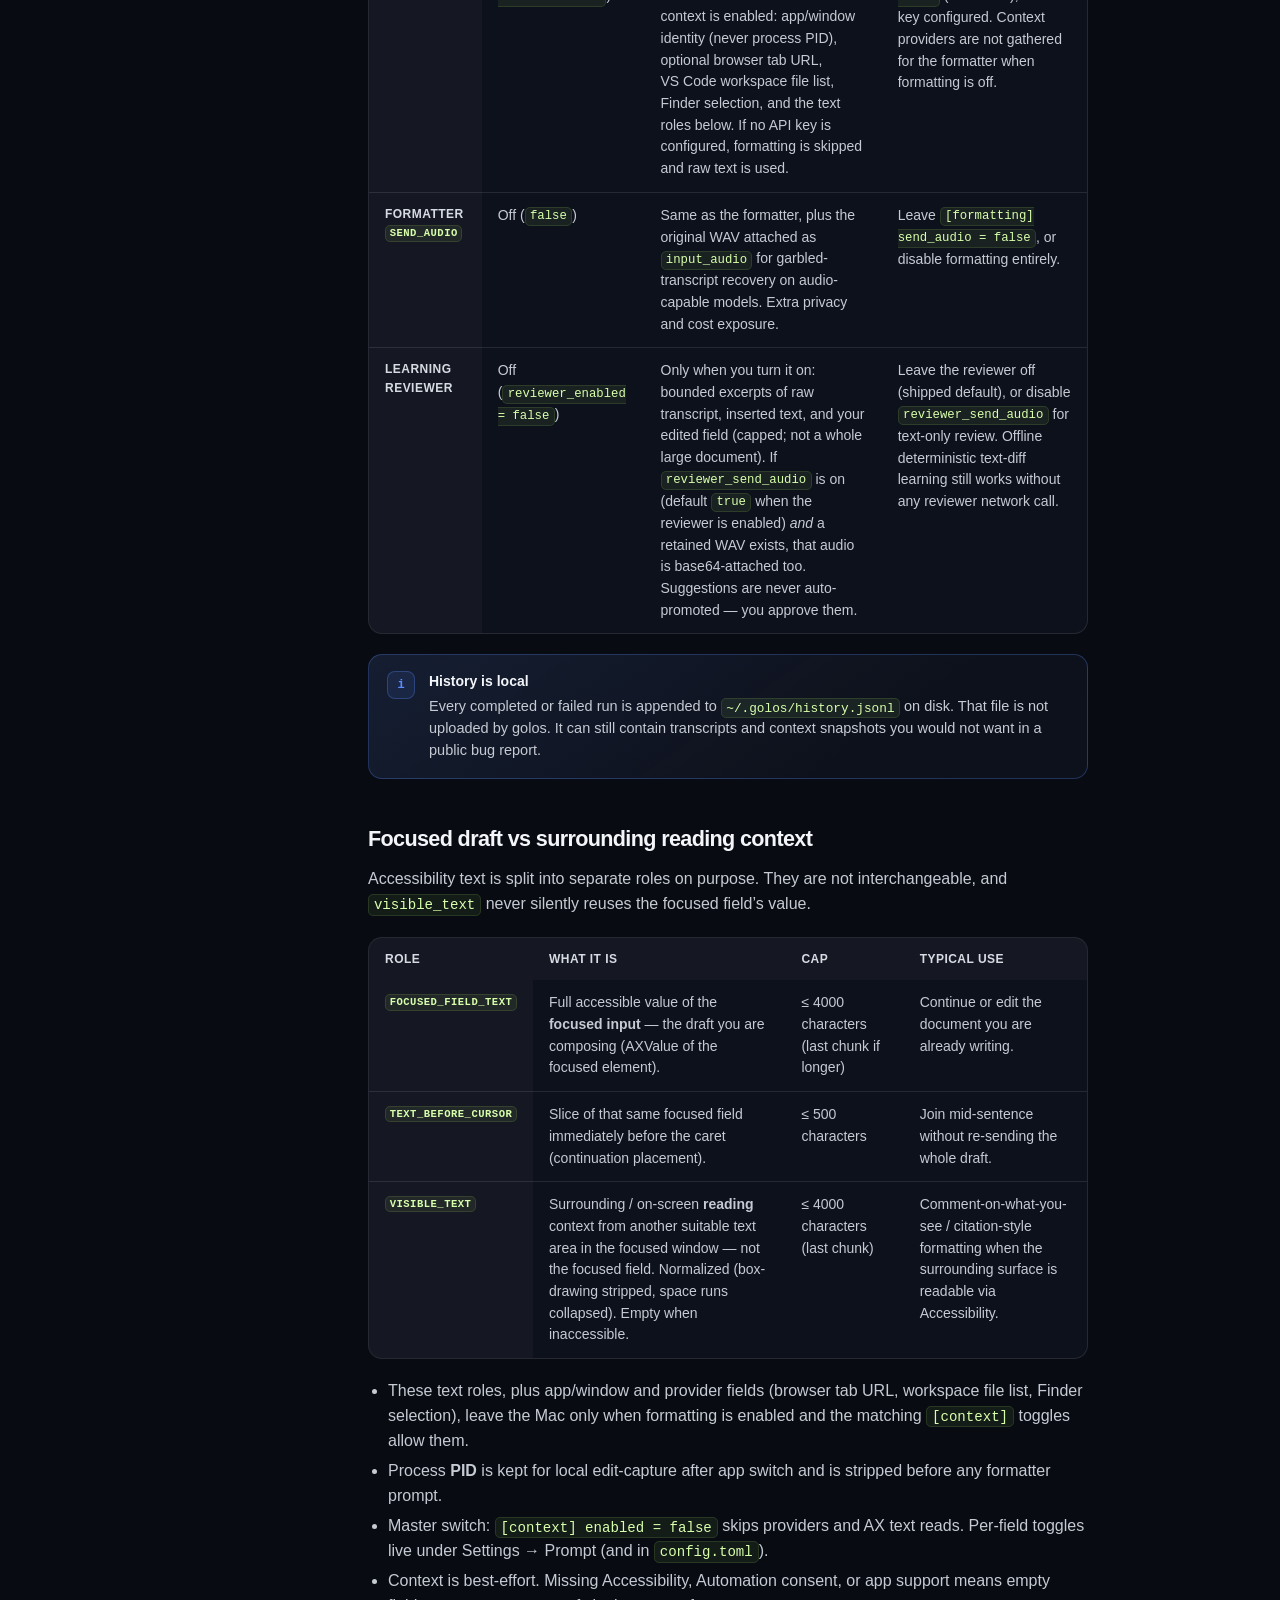
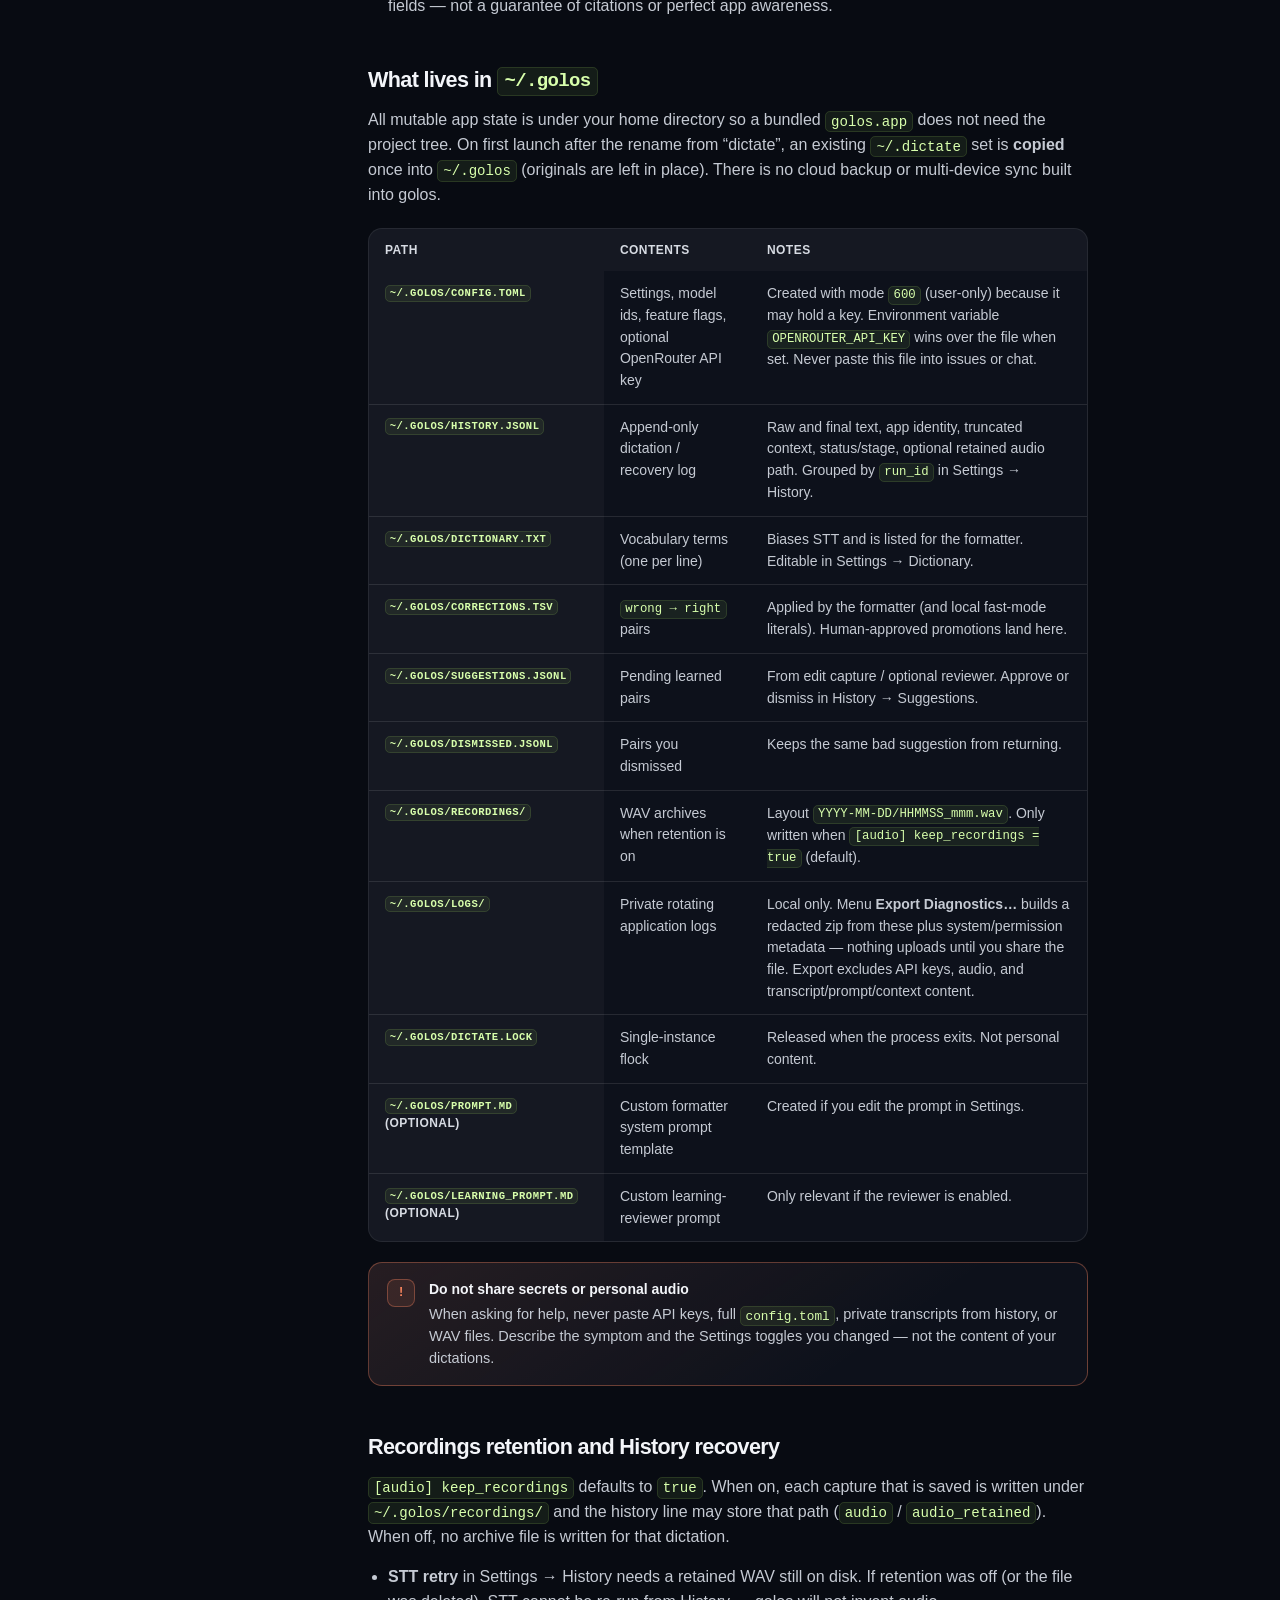
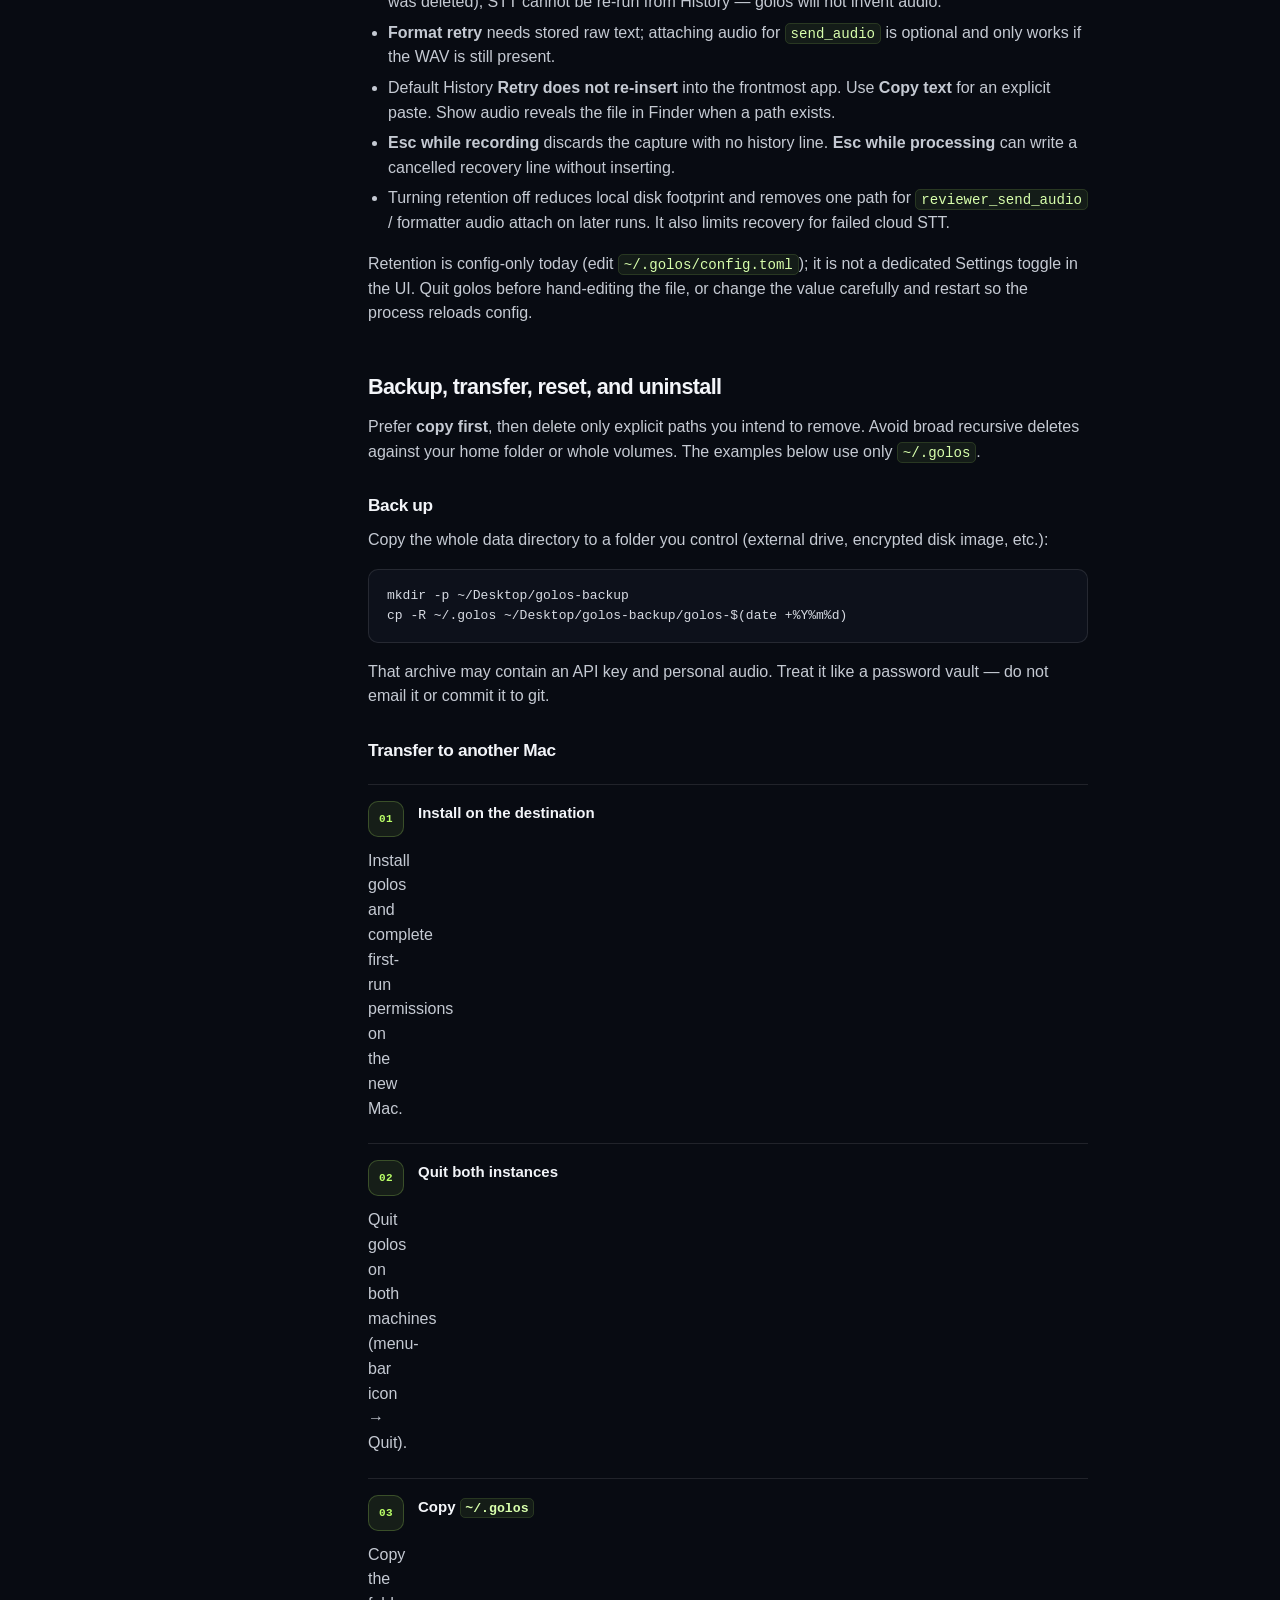
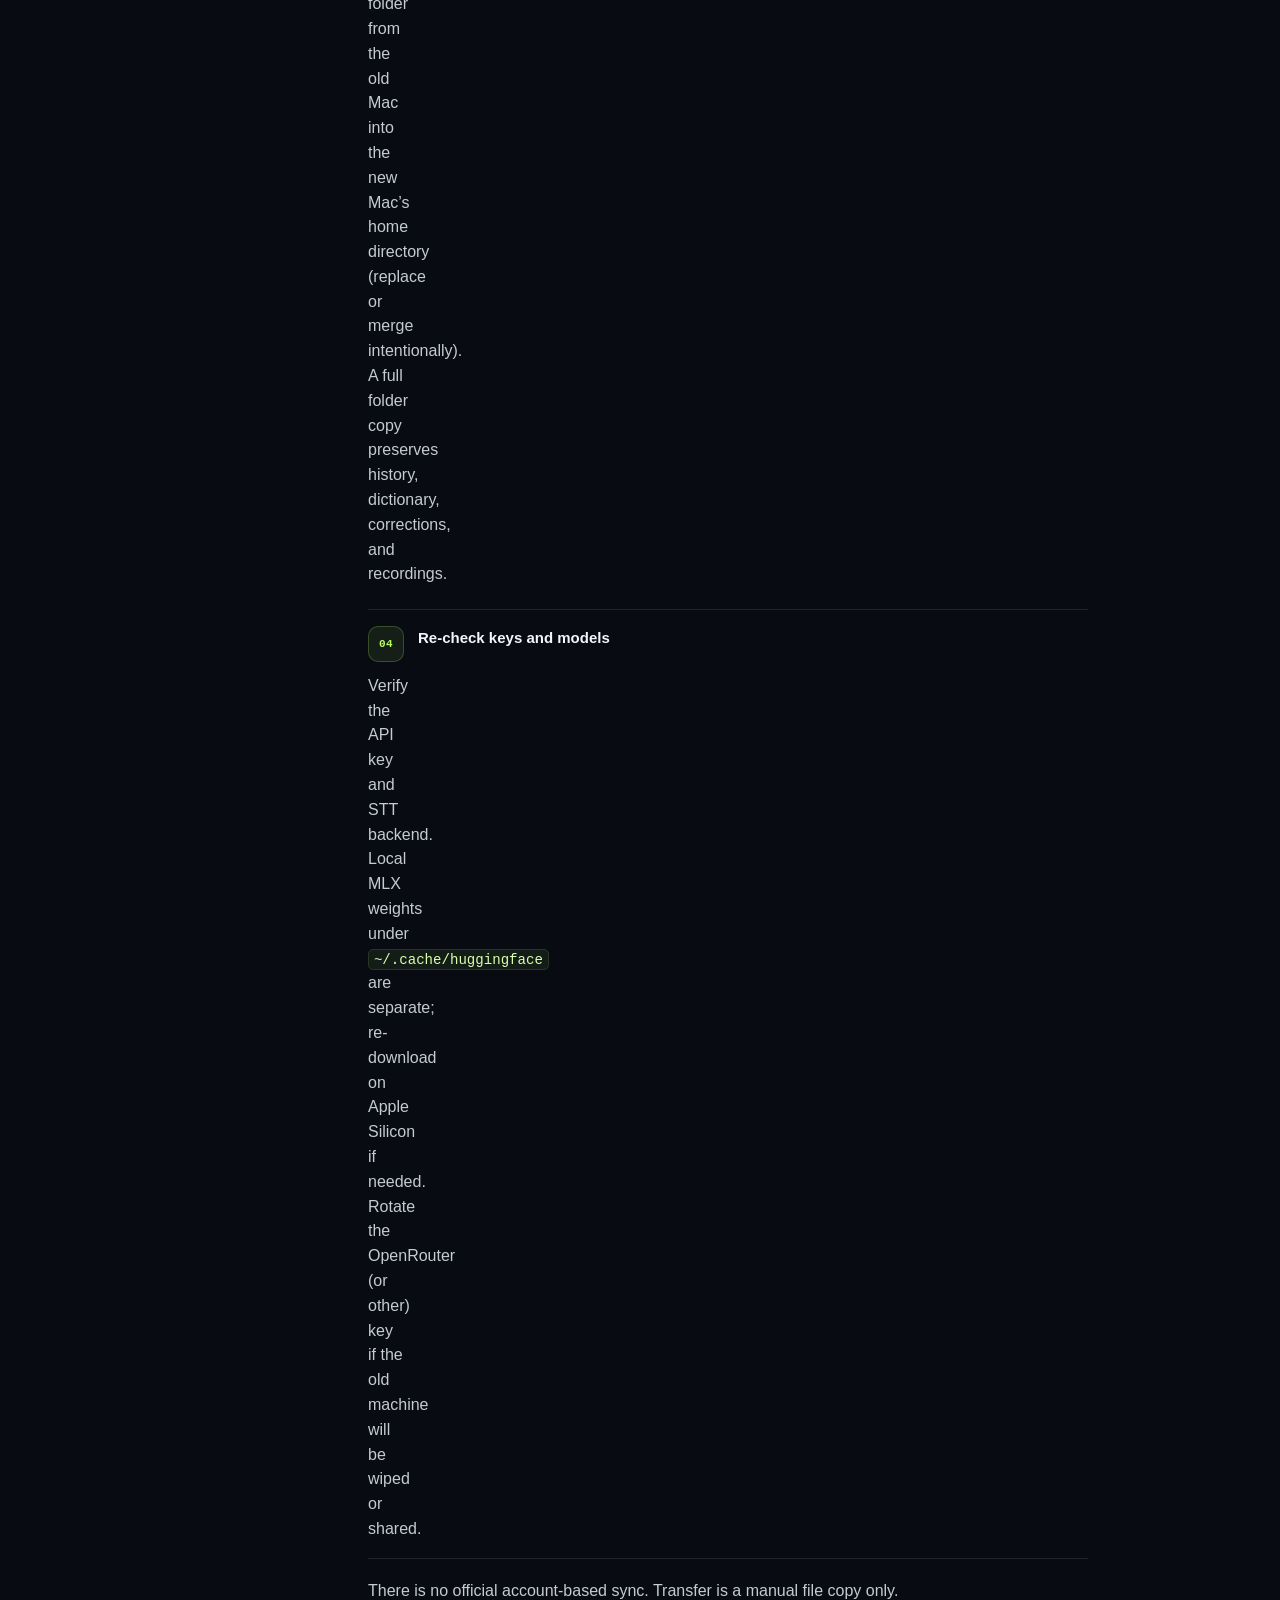
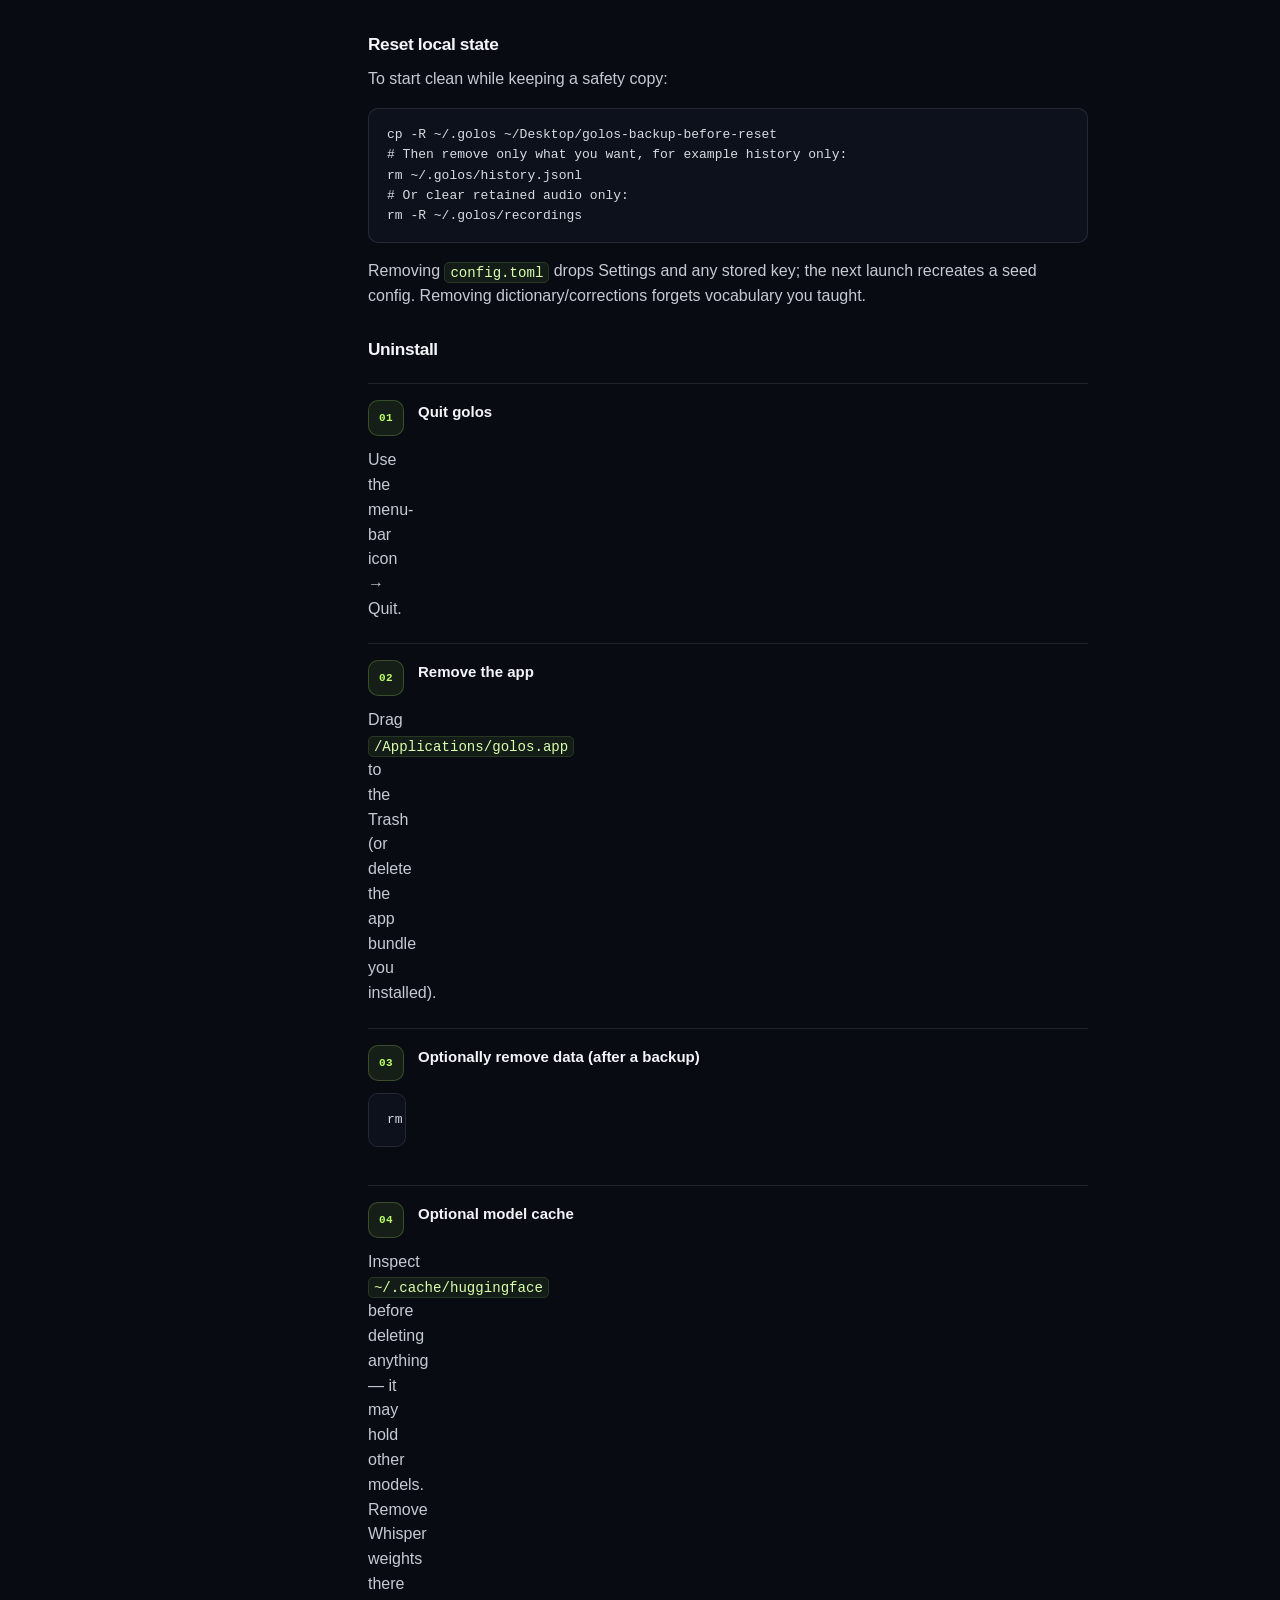
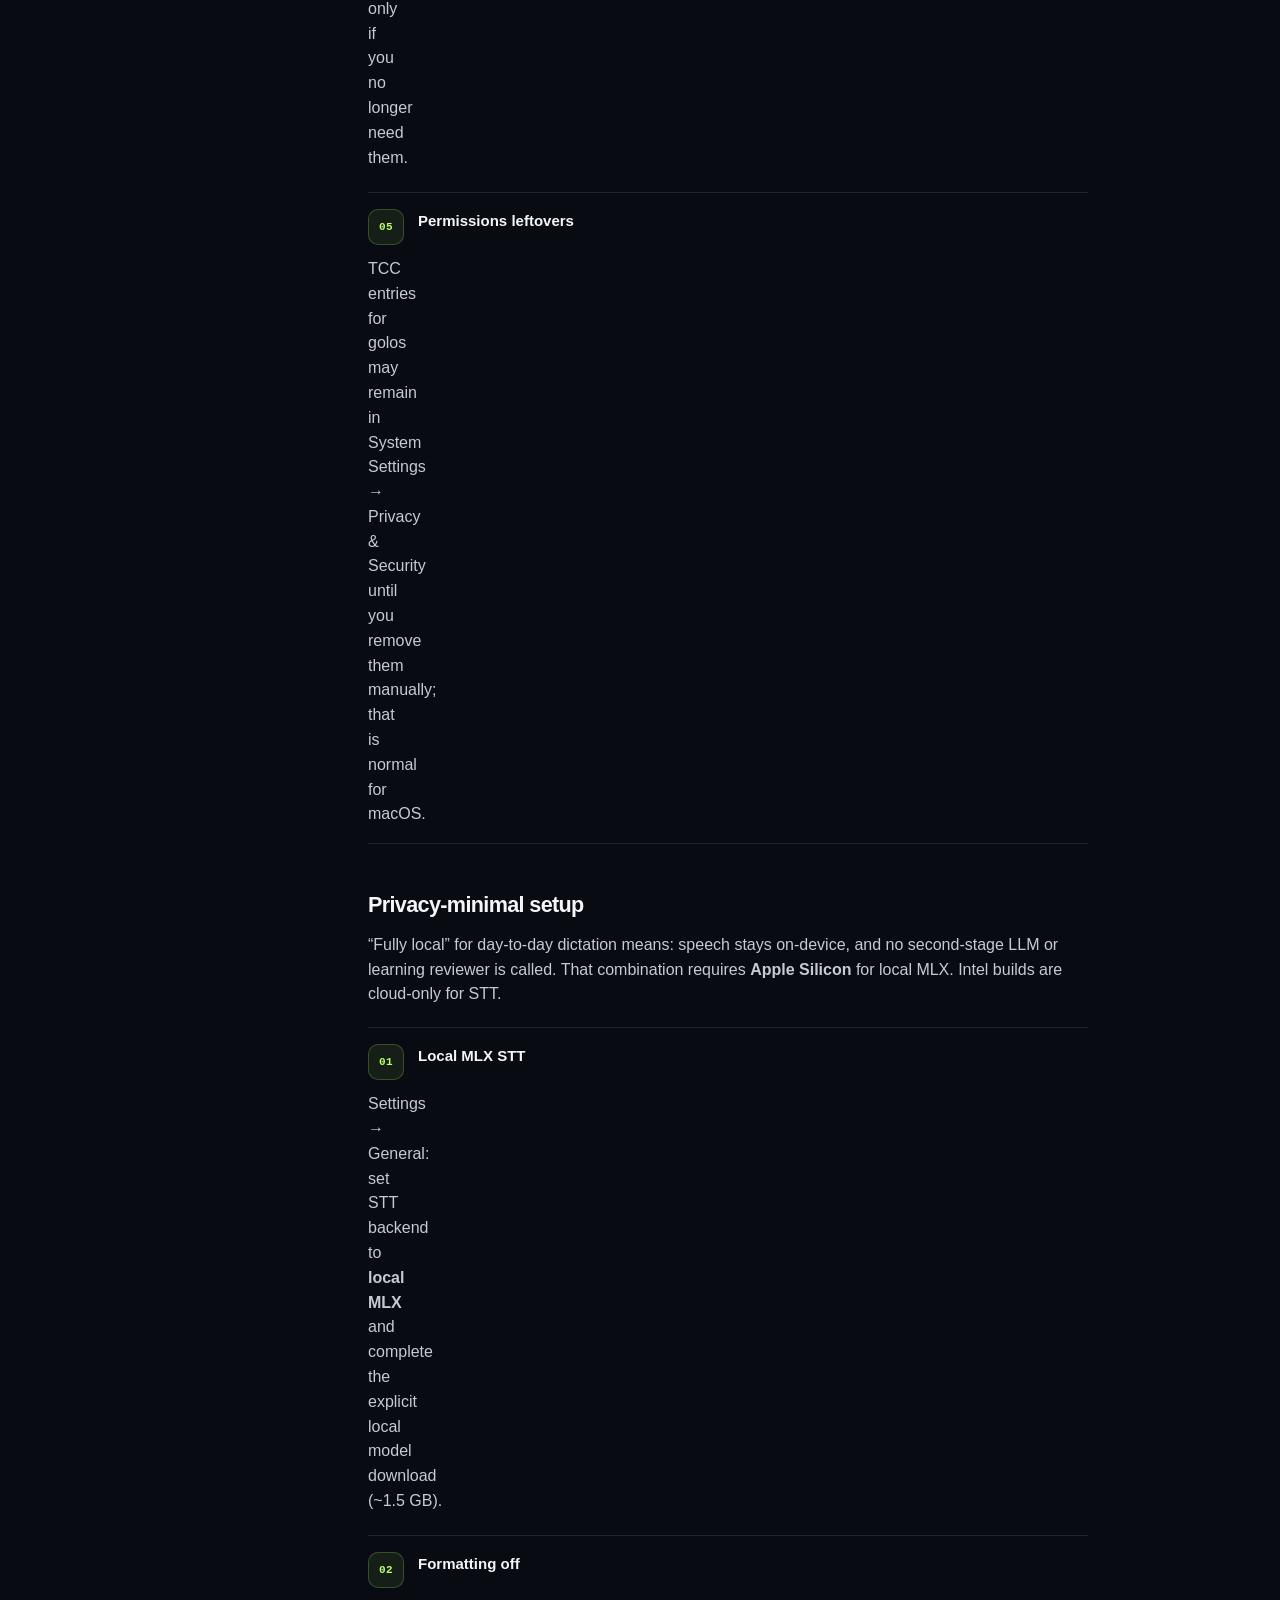
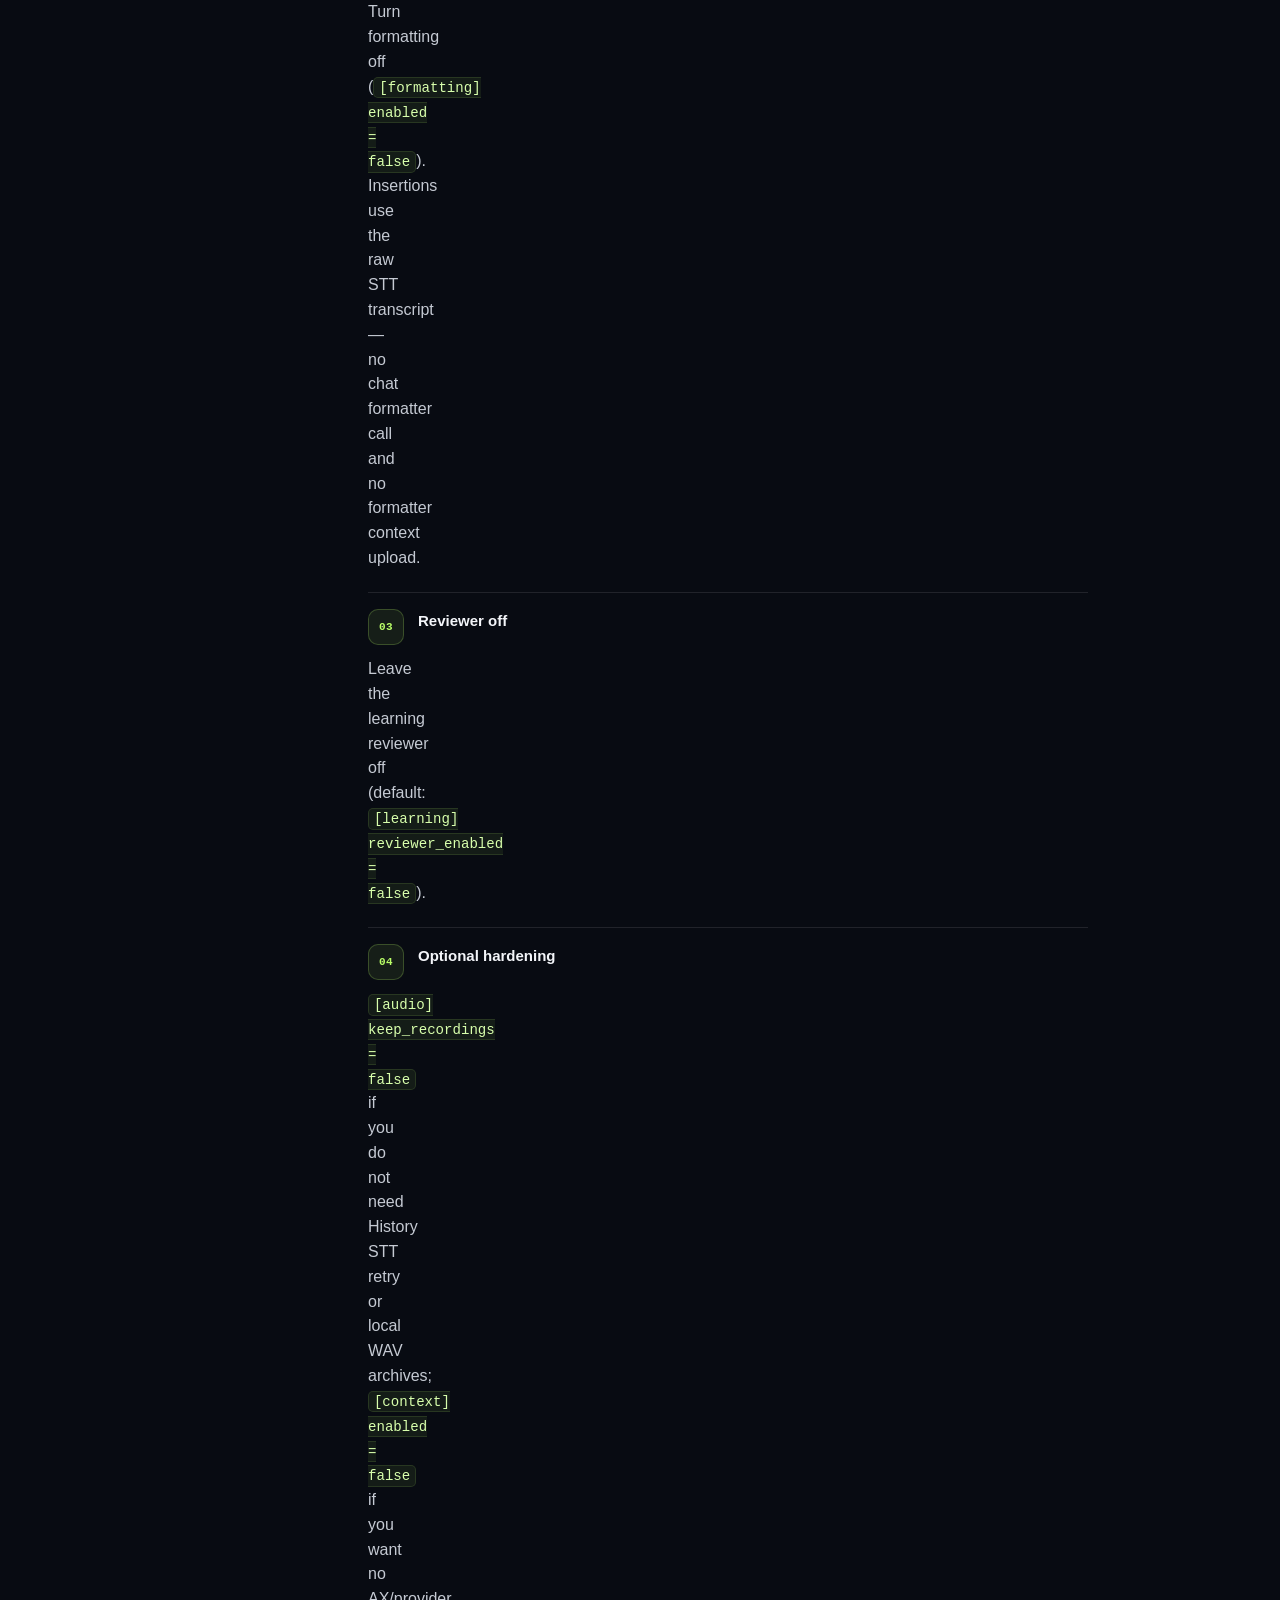
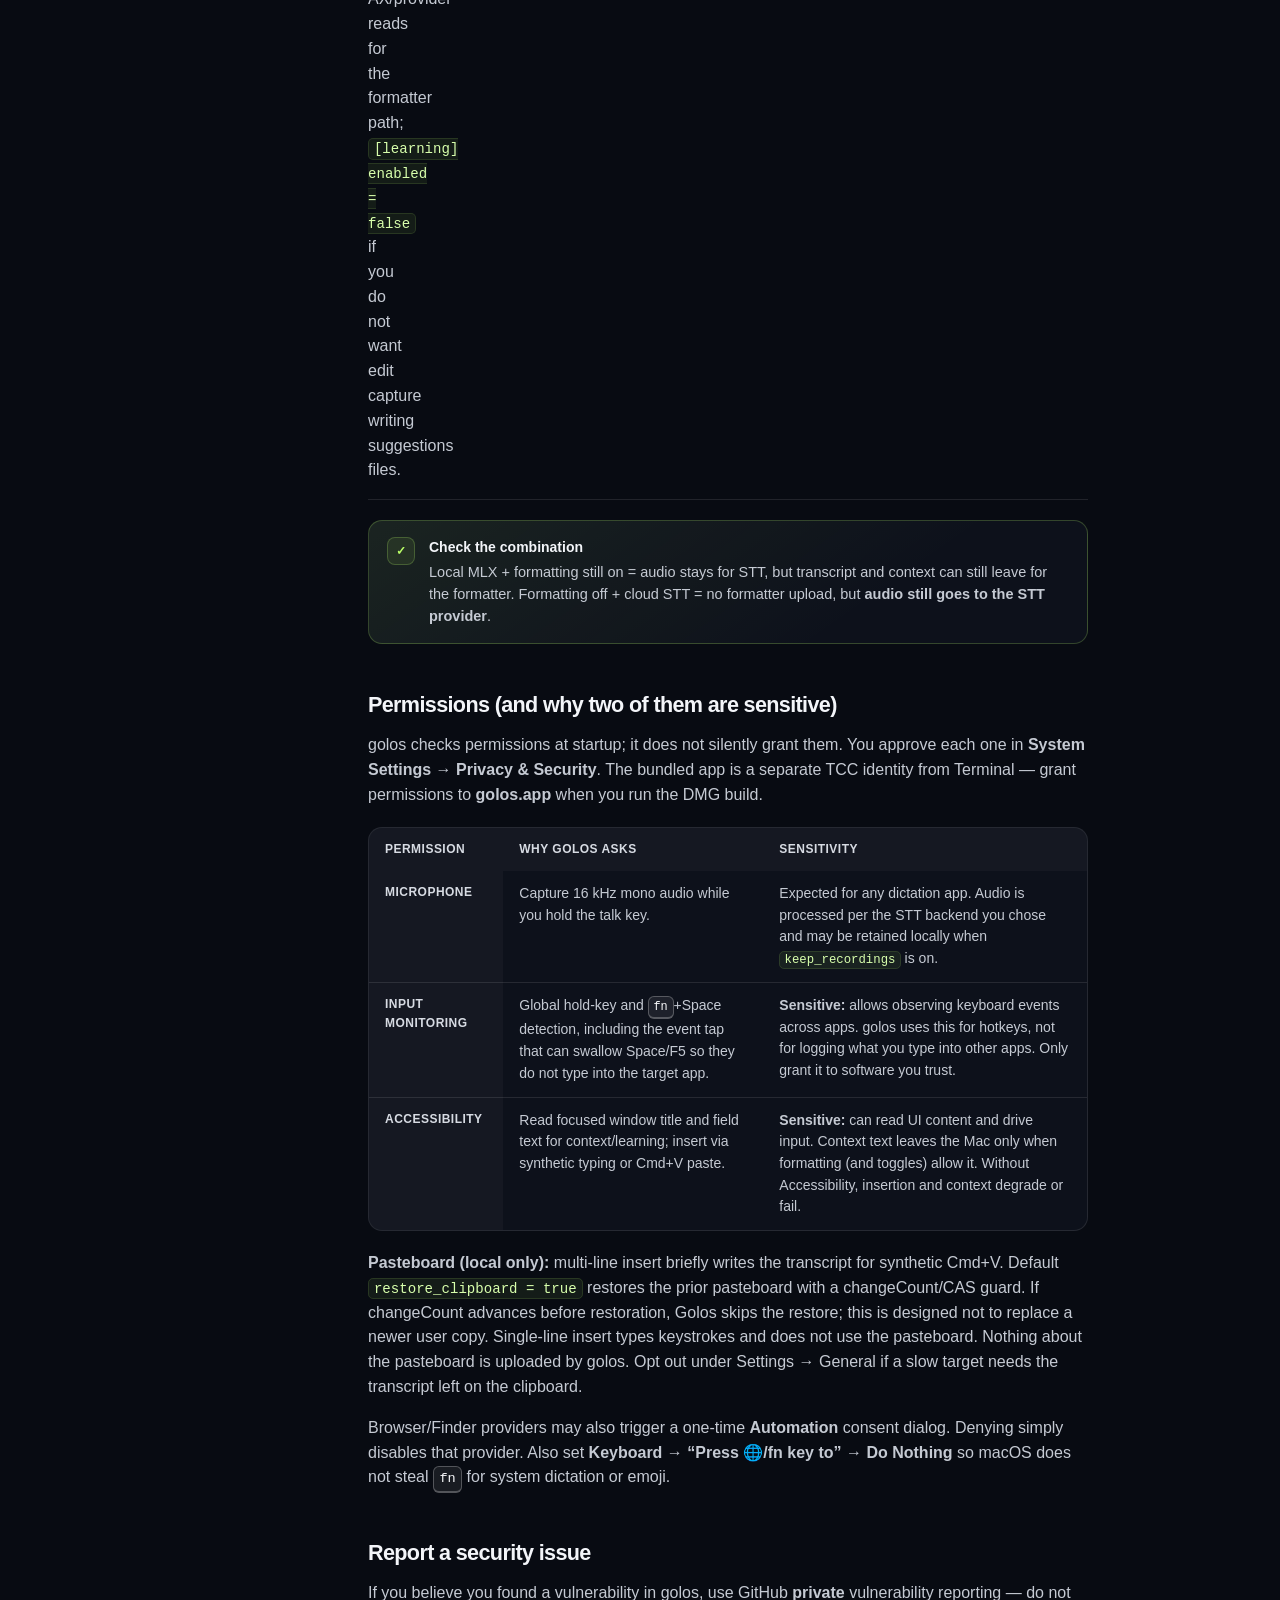
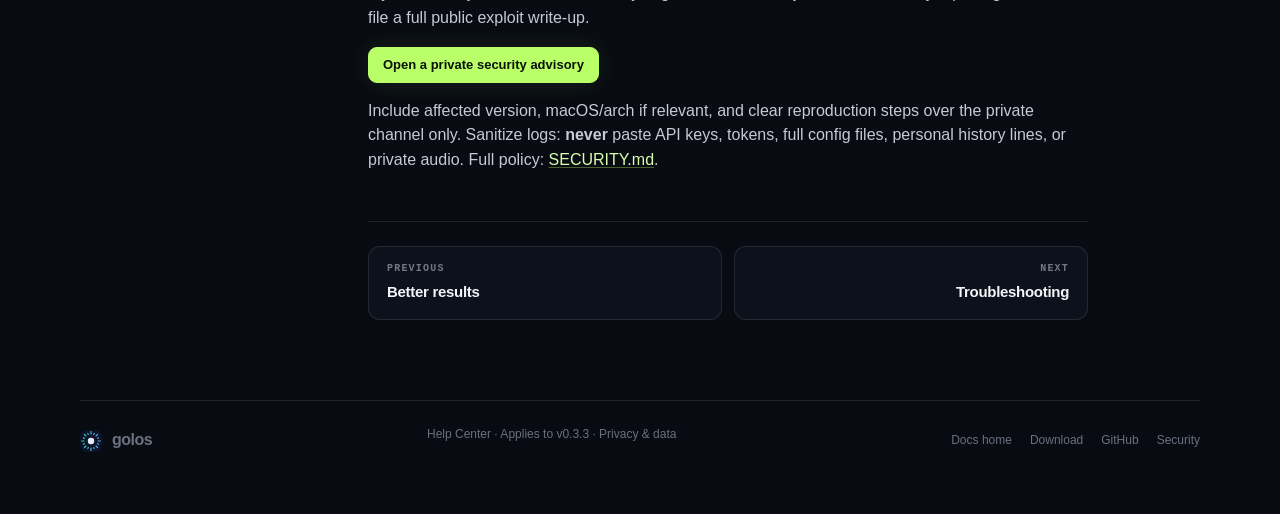
<file: site/docs/privacy/index.html>
<!doctype html>
<html lang="en">
<head>
  <meta charset="utf-8">
  <meta name="viewport" content="width=device-width, initial-scale=1">
  <meta name="description" content="How golos handles audio, text context, cloud APIs, and local files under ~/.golos. Data-flow matrix, retention, backup, and a privacy-minimal setup.">
  <meta name="theme-color" content="#080b12">
  <meta property="og:title" content="Privacy &amp; data — Golos Help">
  <meta property="og:description" content="Clear data flow for cloud STT, local MLX, formatting, learning reviewer, and local files under ~/.golos.">
  <meta property="og:type" content="article">
  <meta property="og:url" content="https://golos.dopomogai.com/docs/privacy/">
  <title>Privacy &amp; data — Golos Help</title>
  <link rel="canonical" href="https://golos.dopomogai.com/docs/privacy/">
  <link rel="icon" type="image/svg+xml" sizes="any" href="../../golos-mark.svg">
  <link rel="stylesheet" href="../docs.css">
</head>
<body>
  <a class="skip-link" href="#main">Skip to content</a>

  <header class="docs-nav-shell">
    <nav class="docs-nav" aria-label="Primary navigation">
      <a class="brand" href="https://golos.dopomogai.com/" aria-label="golos home">
        <img class="brand-mark" src="../../golos-mark.svg" width="28" height="28" alt="" aria-hidden="true">
        <span>golos</span>
      </a>
      <div class="docs-nav-links">
        <a href="https://golos.dopomogai.com/">Home</a>
        <a href="../" aria-current="page">Docs</a>
        <a class="button button-small" href="https://golos.dopomogai.com/#download">Download</a>
      </div>
    </nav>
  </header>

  <div class="docs-shell docs-shell--with-sidebar">
    <aside class="docs-sidebar" aria-label="Help topics">
      <p class="docs-sidebar-title">Help Center</p>
      <nav>
        <ul>
          <li><a href="../">Overview</a></li>
          <li><a href="../getting-started/">Getting started</a></li>
          <li><a href="../settings/">Settings</a></li>
          <li><a href="../workflows/">Workflows</a></li>
          <li><a href="../better-results/">Better results</a></li>
          <li><a href="./" aria-current="page">Privacy &amp; data</a></li>
          <li><a href="../troubleshooting/">Troubleshooting</a></li>
        </ul>
      </nav>
      <div class="sidebar-group">
        <span>More</span>
        <nav aria-label="Project links">
          <ul>
            <li><a href="https://github.com/Dopomogai/golos">GitHub</a></li>
            <li><a href="https://github.com/Dopomogai/golos/blob/main/docs/ROADMAP.md">Roadmap</a></li>
            <li><a href="https://github.com/Dopomogai/golos/releases/latest">Releases</a></li>
          </ul>
        </nav>
      </div>
    </aside>

    <main id="main" class="docs-article">
      <header class="page-hero">
        <p class="kicker">Privacy &amp; data</p>
        <h1>What leaves your Mac, and what stays</h1>
        <p class="lede">
          golos is cloud-first by default, with an explicit local STT option on Apple Silicon.
          Formatting, context reads, retained audio, and the optional learning reviewer are separate switches.
          This page maps the real data paths in v0.3.3 — not marketing claims.
        </p>
        <div class="page-hero-meta">
          <span class="version-badge" title="Documentation applies to this public beta">Applies to v0.3.3</span>
          <span class="muted" style="font-size:13px">macOS 13+ · no built-in sync or encryption layer</span>
        </div>
      </header>

      <nav aria-label="On this page">
        <p class="docs-sidebar-title">On this page</p>
        <ul>
          <li><a href="#data-flow">Data-flow matrix</a></li>
          <li><a href="#focused-vs-visible">Focused draft vs surrounding context</a></li>
          <li><a href="#local-data">What lives in ~/.golos</a></li>
          <li><a href="#keep-recordings">Recordings &amp; History recovery</a></li>
          <li><a href="#backup-reset">Backup, transfer, reset, uninstall</a></li>
          <li><a href="#privacy-minimal">Privacy-minimal setup</a></li>
          <li><a href="#permissions">Permissions</a></li>
          <li><a href="#security">Report a security issue</a></li>
        </ul>
      </nav>

      <section id="data-flow" aria-labelledby="data-flow-title">
        <h2 id="data-flow-title">Data-flow matrix</h2>
        <p>
          Each pipeline stage can send different material off-device. Turning formatting off does
          <strong>not</strong> stop cloud speech-to-text from receiving audio. There is no built-in
          end-to-end encryption of API traffic beyond normal HTTPS, and golos does not sync
          <code>~/.golos</code> anywhere for you.
        </p>
        <p>
          When a cloud path is enabled, audio and/or text go to the provider you configured
          (OpenRouter by default, or another OpenAI-compatible endpoint). golos does
          <strong>not</strong> claim that third parties retain nothing. Read and trust their own
          policies — for example
          <a href="https://openrouter.ai/privacy">OpenRouter’s privacy policy</a>
          and the policies of any model vendor behind a route you pick.
        </p>

        <div class="table-wrap">
          <table class="comparison-table">
            <caption class="sr-only">What each pipeline stage may send off-device</caption>
            <thead>
              <tr>
                <th scope="col">Stage</th>
                <th scope="col">Default</th>
                <th scope="col">What may leave the Mac</th>
                <th scope="col">Stays local when</th>
              </tr>
            </thead>
            <tbody>
              <tr>
                <th scope="row">Cloud STT</th>
                <td>On (<code>backend = "openrouter"</code>)</td>
                <td>
                  Recorded dictation audio (16&nbsp;kHz mono WAV), plus dictionary terms as a
                  recognition prompt/bias. Not the full formatter context block.
                  Also applies to OpenAI-compatible and Deepgram backends when selected.
                  A transient failure can upload the same WAV up to three total attempts;
                  after an ambiguous read timeout, that can duplicate provider cost.
                </td>
                <td>
                  Switch STT to local MLX on Apple Silicon
                  (<code>[stt] backend = "mlx"</code>). Intel builds are cloud-only for STT.
                </td>
              </tr>
              <tr>
                <th scope="row">Local MLX STT</th>
                <td>Off until you choose it</td>
                <td>
                  Nothing for transcription itself. Weights live under
                  <code>~/.cache/huggingface</code> after an <strong>explicit</strong>
                  Download local (~1.5&nbsp;GB) action — dictation never starts that download silently.
                </td>
                <td>
                  Always for the STT step. Formatting and the learning reviewer are independent
                  and can still send data if enabled.
                </td>
              </tr>
              <tr>
                <th scope="row">Formatter</th>
                <td>On (<code>[formatting] enabled = true</code>)</td>
                <td>
                  Raw transcript text plus the filtered context block when context is enabled:
                  app/window identity (never process PID), optional browser tab URL, VS&nbsp;Code
                  workspace file list, Finder selection, and the text roles below. If no API key
                  is configured, formatting is skipped and raw text is used.
                </td>
                <td>
                  <code>[formatting] enabled = false</code> (raw mode), or no key configured.
                  Context providers are not gathered for the formatter when formatting is off.
                </td>
              </tr>
              <tr>
                <th scope="row">Formatter <code>send_audio</code></th>
                <td>Off (<code>false</code>)</td>
                <td>
                  Same as the formatter, plus the original WAV attached as
                  <code>input_audio</code> for garbled-transcript recovery on audio-capable models.
                  Extra privacy and cost exposure.
                </td>
                <td>
                  Leave <code>[formatting] send_audio = false</code>, or disable formatting entirely.
                </td>
              </tr>
              <tr>
                <th scope="row">Learning reviewer</th>
                <td>Off (<code>reviewer_enabled = false</code>)</td>
                <td>
                  Only when you turn it on: bounded excerpts of raw transcript, inserted text,
                  and your edited field (capped; not a whole large document). If
                  <code>reviewer_send_audio</code> is on (default <code>true</code> when the reviewer
                  is enabled) <em>and</em> a retained WAV exists, that audio is base64-attached too.
                  Suggestions are never auto-promoted — you approve them.
                </td>
                <td>
                  Leave the reviewer off (shipped default), or disable
                  <code>reviewer_send_audio</code> for text-only review. Offline deterministic
                  text-diff learning still works without any reviewer network call.
                </td>
              </tr>
            </tbody>
          </table>
        </div>

        <aside class="callout callout--note" aria-label="Note">
          <span class="callout-icon" aria-hidden="true">i</span>
          <div class="callout-body">
            <span class="callout-title">History is local</span>
            <p>
              Every completed or failed run is appended to
              <code>~/.golos/history.jsonl</code> on disk. That file is not uploaded by golos.
              It can still contain transcripts and context snapshots you would not want in a
              public bug report.
            </p>
          </div>
        </aside>
      </section>

      <section id="focused-vs-visible" aria-labelledby="focused-vs-visible-title">
        <h2 id="focused-vs-visible-title">Focused draft vs surrounding reading context</h2>
        <p>
          Accessibility text is split into separate roles on purpose. They are not interchangeable,
          and <code>visible_text</code> never silently reuses the focused field’s value.
        </p>
        <div class="table-wrap">
          <table class="comparison-table">
            <thead>
              <tr>
                <th scope="col">Role</th>
                <th scope="col">What it is</th>
                <th scope="col">Cap</th>
                <th scope="col">Typical use</th>
              </tr>
            </thead>
            <tbody>
              <tr>
                <th scope="row"><code>focused_field_text</code></th>
                <td>
                  Full accessible value of the <strong>focused input</strong> — the draft you are
                  composing (AXValue of the focused element).
                </td>
                <td>≤ 4000 characters (last chunk if longer)</td>
                <td>Continue or edit the document you are already writing.</td>
              </tr>
              <tr>
                <th scope="row"><code>text_before_cursor</code></th>
                <td>
                  Slice of that same focused field immediately before the caret
                  (continuation placement).
                </td>
                <td>≤ 500 characters</td>
                <td>Join mid-sentence without re-sending the whole draft.</td>
              </tr>
              <tr>
                <th scope="row"><code>visible_text</code></th>
                <td>
                  Surrounding / on-screen <strong>reading</strong> context from another suitable
                  text area in the focused window — not the focused field. Normalized
                  (box-drawing stripped, space runs collapsed). Empty when inaccessible.
                </td>
                <td>≤ 4000 characters (last chunk)</td>
                <td>
                  Comment-on-what-you-see / citation-style formatting when the surrounding
                  surface is readable via Accessibility.
                </td>
              </tr>
            </tbody>
          </table>
        </div>
        <ul>
          <li>
            These text roles, plus app/window and provider fields (browser tab URL, workspace
            file list, Finder selection), leave the Mac only when formatting is enabled and the
            matching <code>[context]</code> toggles allow them.
          </li>
          <li>
            Process <strong>PID</strong> is kept for local edit-capture after app switch and is
            stripped before any formatter prompt.
          </li>
          <li>
            Master switch: <code>[context] enabled = false</code> skips providers and AX text reads.
            Per-field toggles live under Settings → Prompt (and in <code>config.toml</code>).
          </li>
          <li>
            Context is best-effort. Missing Accessibility, Automation consent, or app support means
            empty fields — not a guarantee of citations or perfect app awareness.
          </li>
        </ul>
      </section>

      <section id="local-data" aria-labelledby="local-data-title">
        <h2 id="local-data-title">What lives in <code>~/.golos</code></h2>
        <p>
          All mutable app state is under your home directory so a bundled
          <code>golos.app</code> does not need the project tree. On first launch after the rename
          from “dictate”, an existing <code>~/.dictate</code> set is <strong>copied</strong> once
          into <code>~/.golos</code> (originals are left in place). There is no cloud backup or
          multi-device sync built into golos.
        </p>
        <div class="table-wrap">
          <table class="comparison-table">
            <thead>
              <tr>
                <th scope="col">Path</th>
                <th scope="col">Contents</th>
                <th scope="col">Notes</th>
              </tr>
            </thead>
            <tbody>
              <tr>
                <th scope="row"><code>~/.golos/config.toml</code></th>
                <td>Settings, model ids, feature flags, optional OpenRouter API key</td>
                <td>
                  Created with mode <code>600</code> (user-only) because it may hold a key.
                  Environment variable <code>OPENROUTER_API_KEY</code> wins over the file when set.
                  Never paste this file into issues or chat.
                </td>
              </tr>
              <tr>
                <th scope="row"><code>~/.golos/history.jsonl</code></th>
                <td>Append-only dictation / recovery log</td>
                <td>
                  Raw and final text, app identity, truncated context, status/stage,
                  optional retained audio path. Grouped by <code>run_id</code> in Settings → History.
                </td>
              </tr>
              <tr>
                <th scope="row"><code>~/.golos/dictionary.txt</code></th>
                <td>Vocabulary terms (one per line)</td>
                <td>Biases STT and is listed for the formatter. Editable in Settings → Dictionary.</td>
              </tr>
              <tr>
                <th scope="row"><code>~/.golos/corrections.tsv</code></th>
                <td><code>wrong → right</code> pairs</td>
                <td>Applied by the formatter (and local fast-mode literals). Human-approved promotions land here.</td>
              </tr>
              <tr>
                <th scope="row"><code>~/.golos/suggestions.jsonl</code></th>
                <td>Pending learned pairs</td>
                <td>From edit capture / optional reviewer. Approve or dismiss in History → Suggestions.</td>
              </tr>
              <tr>
                <th scope="row"><code>~/.golos/dismissed.jsonl</code></th>
                <td>Pairs you dismissed</td>
                <td>Keeps the same bad suggestion from returning.</td>
              </tr>
              <tr>
                <th scope="row"><code>~/.golos/recordings/</code></th>
                <td>WAV archives when retention is on</td>
                <td>
                  Layout <code>YYYY-MM-DD/HHMMSS_mmm.wav</code>. Only written when
                  <code>[audio] keep_recordings = true</code> (default).
                </td>
              </tr>
              <tr>
                <th scope="row"><code>~/.golos/logs/</code></th>
                <td>Private rotating application logs</td>
                <td>
                  Local only. Menu <strong>Export Diagnostics…</strong> builds a
                  redacted zip from these plus system/permission metadata —
                  nothing uploads until you share the file. Export excludes API
                  keys, audio, and transcript/prompt/context content.
                </td>
              </tr>
              <tr>
                <th scope="row"><code>~/.golos/dictate.lock</code></th>
                <td>Single-instance flock</td>
                <td>Released when the process exits. Not personal content.</td>
              </tr>
              <tr>
                <th scope="row"><code>~/.golos/prompt.md</code> (optional)</th>
                <td>Custom formatter system prompt template</td>
                <td>Created if you edit the prompt in Settings.</td>
              </tr>
              <tr>
                <th scope="row"><code>~/.golos/learning_prompt.md</code> (optional)</th>
                <td>Custom learning-reviewer prompt</td>
                <td>Only relevant if the reviewer is enabled.</td>
              </tr>
            </tbody>
          </table>
        </div>

        <aside class="callout callout--warning" aria-label="Warning">
          <span class="callout-icon" aria-hidden="true">!</span>
          <div class="callout-body">
            <span class="callout-title">Do not share secrets or personal audio</span>
            <p>
              When asking for help, never paste API keys, full <code>config.toml</code>,
              private transcripts from history, or WAV files. Describe the symptom and the
              Settings toggles you changed — not the content of your dictations.
            </p>
          </div>
        </aside>
      </section>

      <section id="keep-recordings" aria-labelledby="keep-recordings-title">
        <h2 id="keep-recordings-title">Recordings retention and History recovery</h2>
        <p>
          <code>[audio] keep_recordings</code> defaults to <code>true</code>. When on, each capture
          that is saved is written under <code>~/.golos/recordings/</code> and the history line may
          store that path (<code>audio</code> / <code>audio_retained</code>). When off, no archive
          file is written for that dictation.
        </p>
        <ul>
          <li>
            <strong>STT retry</strong> in Settings → History needs a retained WAV still on disk.
            If retention was off (or the file was deleted), STT cannot be re-run from History —
            golos will not invent audio.
          </li>
          <li>
            <strong>Format retry</strong> needs stored raw text; attaching audio for
            <code>send_audio</code> is optional and only works if the WAV is still present.
          </li>
          <li>
            Default History <strong>Retry does not re-insert</strong> into the frontmost app.
            Use <strong>Copy text</strong> for an explicit paste. Show audio reveals the file in
            Finder when a path exists.
          </li>
          <li>
            <strong>Esc while recording</strong> discards the capture with no history line.
            <strong>Esc while processing</strong> can write a cancelled recovery line without inserting.
          </li>
          <li>
            Turning retention off reduces local disk footprint and removes one path for
            <code>reviewer_send_audio</code> / formatter audio attach on later runs. It also
            limits recovery for failed cloud STT.
          </li>
        </ul>
        <p>
          Retention is config-only today (edit <code>~/.golos/config.toml</code>); it is not a
          dedicated Settings toggle in the UI. Quit golos before hand-editing the file, or change
          the value carefully and restart so the process reloads config.
        </p>
      </section>

      <section id="backup-reset" aria-labelledby="backup-reset-title">
        <h2 id="backup-reset-title">Backup, transfer, reset, and uninstall</h2>
        <p>
          Prefer <strong>copy first</strong>, then delete only explicit paths you intend to remove.
          Avoid broad recursive deletes against your home folder or whole volumes. The examples below
          use only <code>~/.golos</code>.
        </p>

        <h3 id="backup">Back up</h3>
        <p>Copy the whole data directory to a folder you control (external drive, encrypted disk image, etc.):</p>
        <pre><code>mkdir -p ~/Desktop/golos-backup
cp -R ~/.golos ~/Desktop/golos-backup/golos-$(date +%Y%m%d)</code></pre>
        <p>
          That archive may contain an API key and personal audio. Treat it like a password vault —
          do not email it or commit it to git.
        </p>

        <h3 id="transfer">Transfer to another Mac</h3>
        <ol class="step-list">
          <li>
            <strong class="step-title">Install on the destination</strong>
            <p>Install golos and complete first-run permissions on the new Mac.</p>
          </li>
          <li>
            <strong class="step-title">Quit both instances</strong>
            <p>Quit golos on both machines (menu-bar icon → Quit).</p>
          </li>
          <li>
            <strong class="step-title">Copy <code>~/.golos</code></strong>
            <p>
              Copy the folder from the old Mac into the new Mac’s home directory
              (replace or merge intentionally). A full folder copy preserves history, dictionary,
              corrections, and recordings.
            </p>
          </li>
          <li>
            <strong class="step-title">Re-check keys and models</strong>
            <p>
              Verify the API key and STT backend. Local MLX weights under
              <code>~/.cache/huggingface</code> are separate; re-download on Apple Silicon if needed.
              Rotate the OpenRouter (or other) key if the old machine will be wiped or shared.
            </p>
          </li>
        </ol>
        <p>There is no official account-based sync. Transfer is a manual file copy only.</p>

        <h3 id="reset">Reset local state</h3>
        <p>To start clean while keeping a safety copy:</p>
        <pre><code>cp -R ~/.golos ~/Desktop/golos-backup-before-reset
# Then remove only what you want, for example history only:
rm ~/.golos/history.jsonl
# Or clear retained audio only:
rm -R ~/.golos/recordings</code></pre>
        <p>
          Removing <code>config.toml</code> drops Settings and any stored key; the next launch
          recreates a seed config. Removing dictionary/corrections forgets vocabulary you taught.
        </p>

        <h3 id="uninstall">Uninstall</h3>
        <ol class="step-list">
          <li>
            <strong class="step-title">Quit golos</strong>
            <p>Use the menu-bar icon → Quit.</p>
          </li>
          <li>
            <strong class="step-title">Remove the app</strong>
            <p>Drag <code>/Applications/golos.app</code> to the Trash (or delete the app bundle you installed).</p>
          </li>
          <li>
            <strong class="step-title">Optionally remove data (after a backup)</strong>
            <pre><code>rm -R ~/.golos</code></pre>
          </li>
          <li>
            <strong class="step-title">Optional model cache</strong>
            <p>
              Inspect <code>~/.cache/huggingface</code> before deleting anything — it may hold other
              models. Remove Whisper weights there only if you no longer need them.
            </p>
          </li>
          <li>
            <strong class="step-title">Permissions leftovers</strong>
            <p>
              TCC entries for golos may remain in System Settings → Privacy &amp; Security until
              you remove them manually; that is normal for macOS.
            </p>
          </li>
        </ol>
      </section>

      <section id="privacy-minimal" aria-labelledby="privacy-minimal-title">
        <h2 id="privacy-minimal-title">Privacy-minimal setup</h2>
        <p>
          “Fully local” for day-to-day dictation means: speech stays on-device, and no second-stage
          LLM or learning reviewer is called. That combination requires <strong>Apple Silicon</strong>
          for local MLX. Intel builds are cloud-only for STT.
        </p>
        <ol class="step-list">
          <li>
            <strong class="step-title">Local MLX STT</strong>
            <p>
              Settings → General: set STT backend to <strong>local MLX</strong> and complete the
              explicit local model download (~1.5&nbsp;GB).
            </p>
          </li>
          <li>
            <strong class="step-title">Formatting off</strong>
            <p>
              Turn formatting off (<code>[formatting] enabled = false</code>).
              Insertions use the raw STT transcript — no chat formatter call and no
              formatter context upload.
            </p>
          </li>
          <li>
            <strong class="step-title">Reviewer off</strong>
            <p>
              Leave the learning reviewer off (default:
              <code>[learning] reviewer_enabled = false</code>).
            </p>
          </li>
          <li>
            <strong class="step-title">Optional hardening</strong>
            <p>
              <code>[audio] keep_recordings = false</code> if you do not need History STT retry
              or local WAV archives; <code>[context] enabled = false</code> if you want no
              AX/provider reads for the formatter path;
              <code>[learning] enabled = false</code> if you do not want edit capture writing
              suggestions files.
            </p>
          </li>
        </ol>

        <aside class="callout callout--tip" aria-label="Tip">
          <span class="callout-icon" aria-hidden="true">✓</span>
          <div class="callout-body">
            <span class="callout-title">Check the combination</span>
            <p>
              Local MLX + formatting still on = audio stays for STT, but transcript and context can
              still leave for the formatter. Formatting off + cloud STT = no formatter upload, but
              <strong>audio still goes to the STT provider</strong>.
            </p>
          </div>
        </aside>
      </section>

      <section id="permissions" aria-labelledby="permissions-title">
        <h2 id="permissions-title">Permissions (and why two of them are sensitive)</h2>
        <p>
          golos checks permissions at startup; it does not silently grant them. You approve each
          one in <strong>System Settings → Privacy &amp; Security</strong>. The bundled app is a
          separate TCC identity from Terminal — grant permissions to <strong>golos.app</strong>
          when you run the DMG build.
        </p>
        <div class="table-wrap">
          <table class="comparison-table">
            <thead>
              <tr>
                <th scope="col">Permission</th>
                <th scope="col">Why golos asks</th>
                <th scope="col">Sensitivity</th>
              </tr>
            </thead>
            <tbody>
              <tr>
                <th scope="row">Microphone</th>
                <td>Capture 16&nbsp;kHz mono audio while you hold the talk key.</td>
                <td>
                  Expected for any dictation app. Audio is processed per the STT backend you chose
                  and may be retained locally when <code>keep_recordings</code> is on.
                </td>
              </tr>
              <tr>
                <th scope="row">Input Monitoring</th>
                <td>
                  Global hold-key and <kbd>fn</kbd>+Space detection, including the event tap that
                  can swallow Space/F5 so they do not type into the target app.
                </td>
                <td>
                  <strong>Sensitive:</strong> allows observing keyboard events across apps.
                  golos uses this for hotkeys, not for logging what you type into other apps.
                  Only grant it to software you trust.
                </td>
              </tr>
              <tr>
                <th scope="row">Accessibility</th>
                <td>
                  Read focused window title and field text for context/learning; insert via
                  synthetic typing or Cmd+V paste.
                </td>
                <td>
                  <strong>Sensitive:</strong> can read UI content and drive input.
                  Context text leaves the Mac only when formatting (and toggles) allow it.
                  Without Accessibility, insertion and context degrade or fail.
                </td>
              </tr>
            </tbody>
          </table>
        </div>
        <p>
          <strong>Pasteboard (local only):</strong> multi-line insert briefly writes the transcript
          for synthetic Cmd+V. Default <code>restore_clipboard = true</code> restores the prior
          pasteboard with a changeCount/CAS guard. If changeCount advances before restoration,
          Golos skips the restore; this is designed not to replace a newer user copy.
          Single-line insert types keystrokes and does not use the pasteboard.
          Nothing about the pasteboard is uploaded by golos. Opt out under Settings → General if
          a slow target needs the transcript left on the clipboard.
        </p>
        <p>
          Browser/Finder providers may also trigger a one-time <strong>Automation</strong> consent
          dialog. Denying simply disables that provider. Also set
          <strong>Keyboard → “Press 🌐/fn key to” → Do Nothing</strong> so macOS does not steal
          <kbd>fn</kbd> for system dictation or emoji.
        </p>
      </section>

      <section id="security" aria-labelledby="security-title">
        <h2 id="security-title">Report a security issue</h2>
        <p>
          If you believe you found a vulnerability in golos, use GitHub
          <strong>private</strong> vulnerability reporting — do not file a full public exploit write-up.
        </p>
        <p>
          <a class="button button-small" href="https://github.com/Dopomogai/golos/security/advisories/new">Open a private security advisory</a>
        </p>
        <p>
          Include affected version, macOS/arch if relevant, and clear reproduction steps over the
          private channel only. Sanitize logs:
          <strong>never</strong> paste API keys, tokens, full config files, personal history lines,
          or private audio. Full policy:
          <a href="https://github.com/Dopomogai/golos/blob/main/SECURITY.md">SECURITY.md</a>.
        </p>
      </section>

      <nav class="docs-pager" aria-label="Adjacent help topics">
        <a class="pager-link" href="../better-results/">
          <span class="pager-dir">Previous</span>
          <span class="pager-title">Better results</span>
        </a>
        <a class="pager-link pager-link--next" href="../troubleshooting/">
          <span class="pager-dir">Next</span>
          <span class="pager-title">Troubleshooting</span>
        </a>
      </nav>
    </main>
  </div>

  <footer class="docs-footer">
    <a class="brand" href="https://golos.dopomogai.com/">
      <img class="brand-mark" src="../../golos-mark.svg" width="22" height="22" alt="" aria-hidden="true">
      <span>golos</span>
    </a>
    <p>Help Center · Applies to v0.3.3 · Privacy &amp; data</p>
    <div class="docs-footer-links">
      <a href="../">Docs home</a>
      <a href="https://golos.dopomogai.com/#download">Download</a>
      <a href="https://github.com/Dopomogai/golos">GitHub</a>
      <a href="https://github.com/Dopomogai/golos/security/advisories/new">Security</a>
    </div>
  </footer>

  <script src="../docs.js"></script>
</body>
</html>
</file>
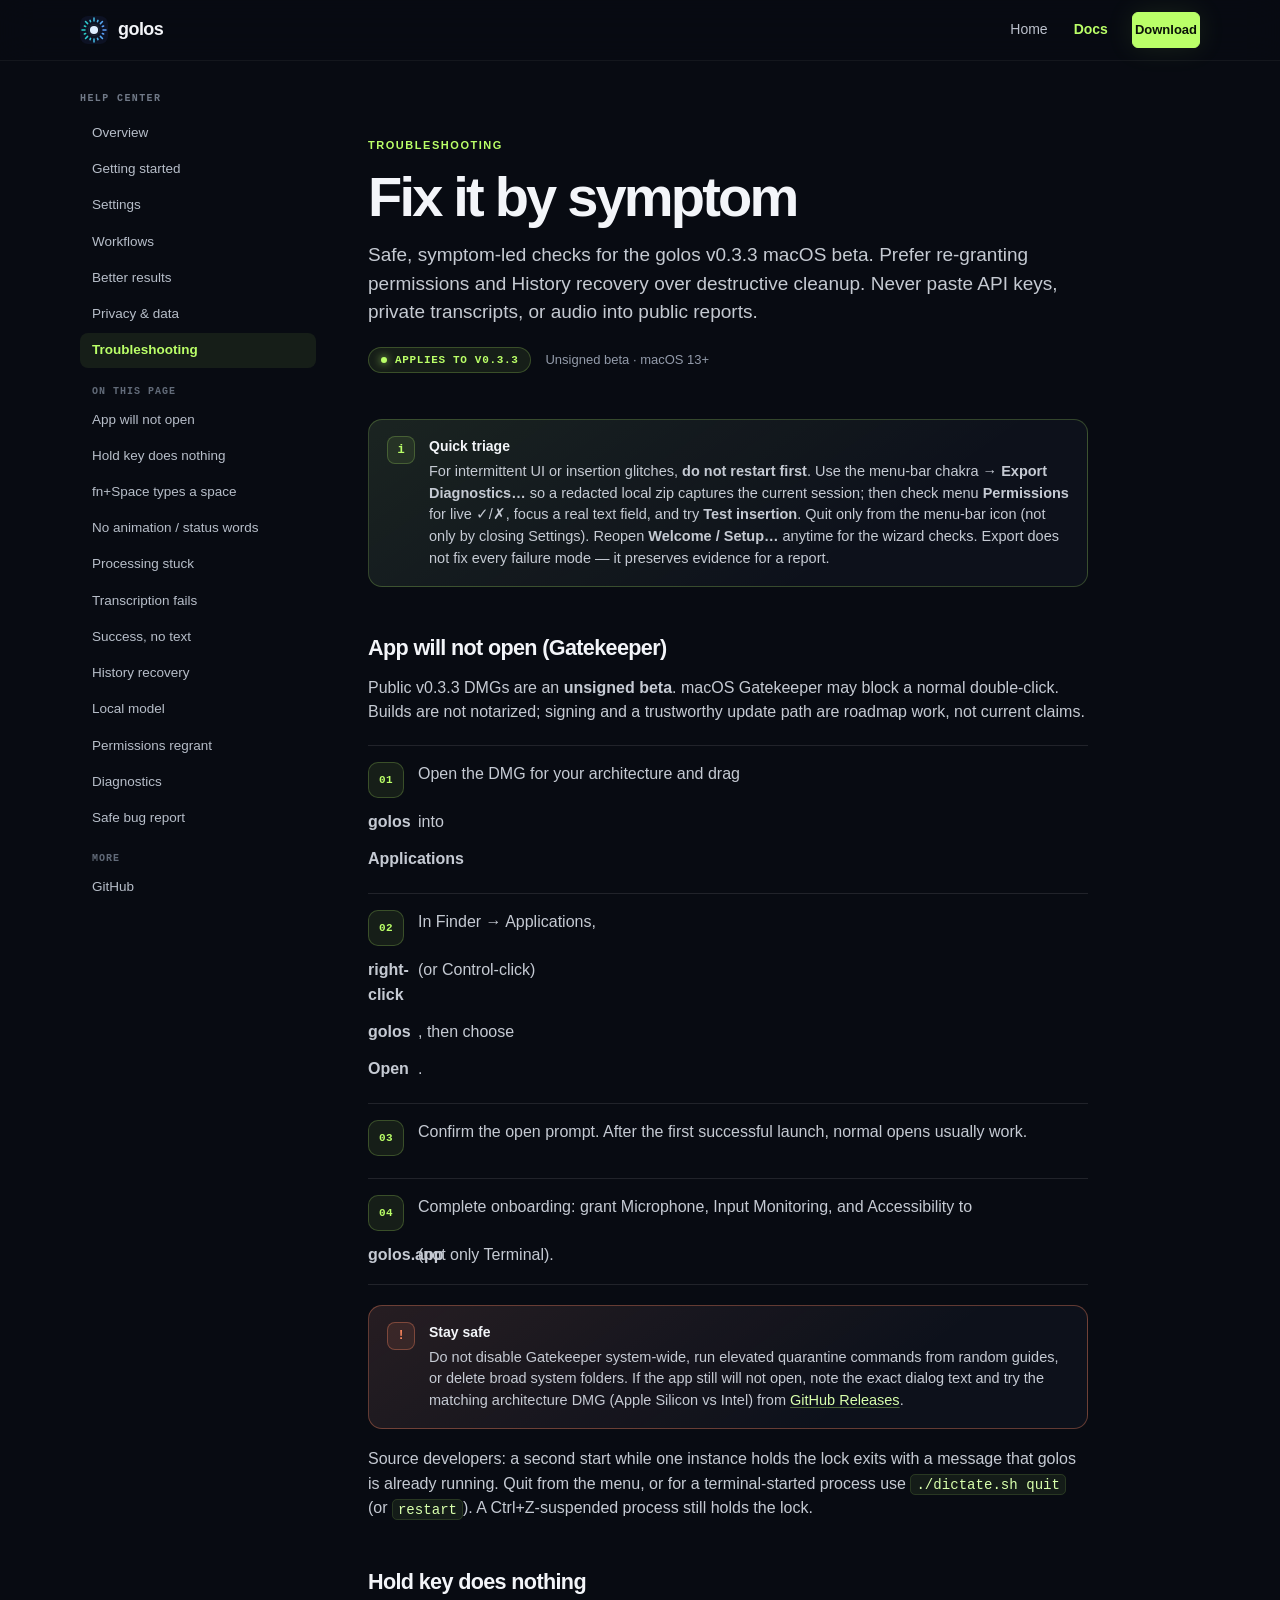
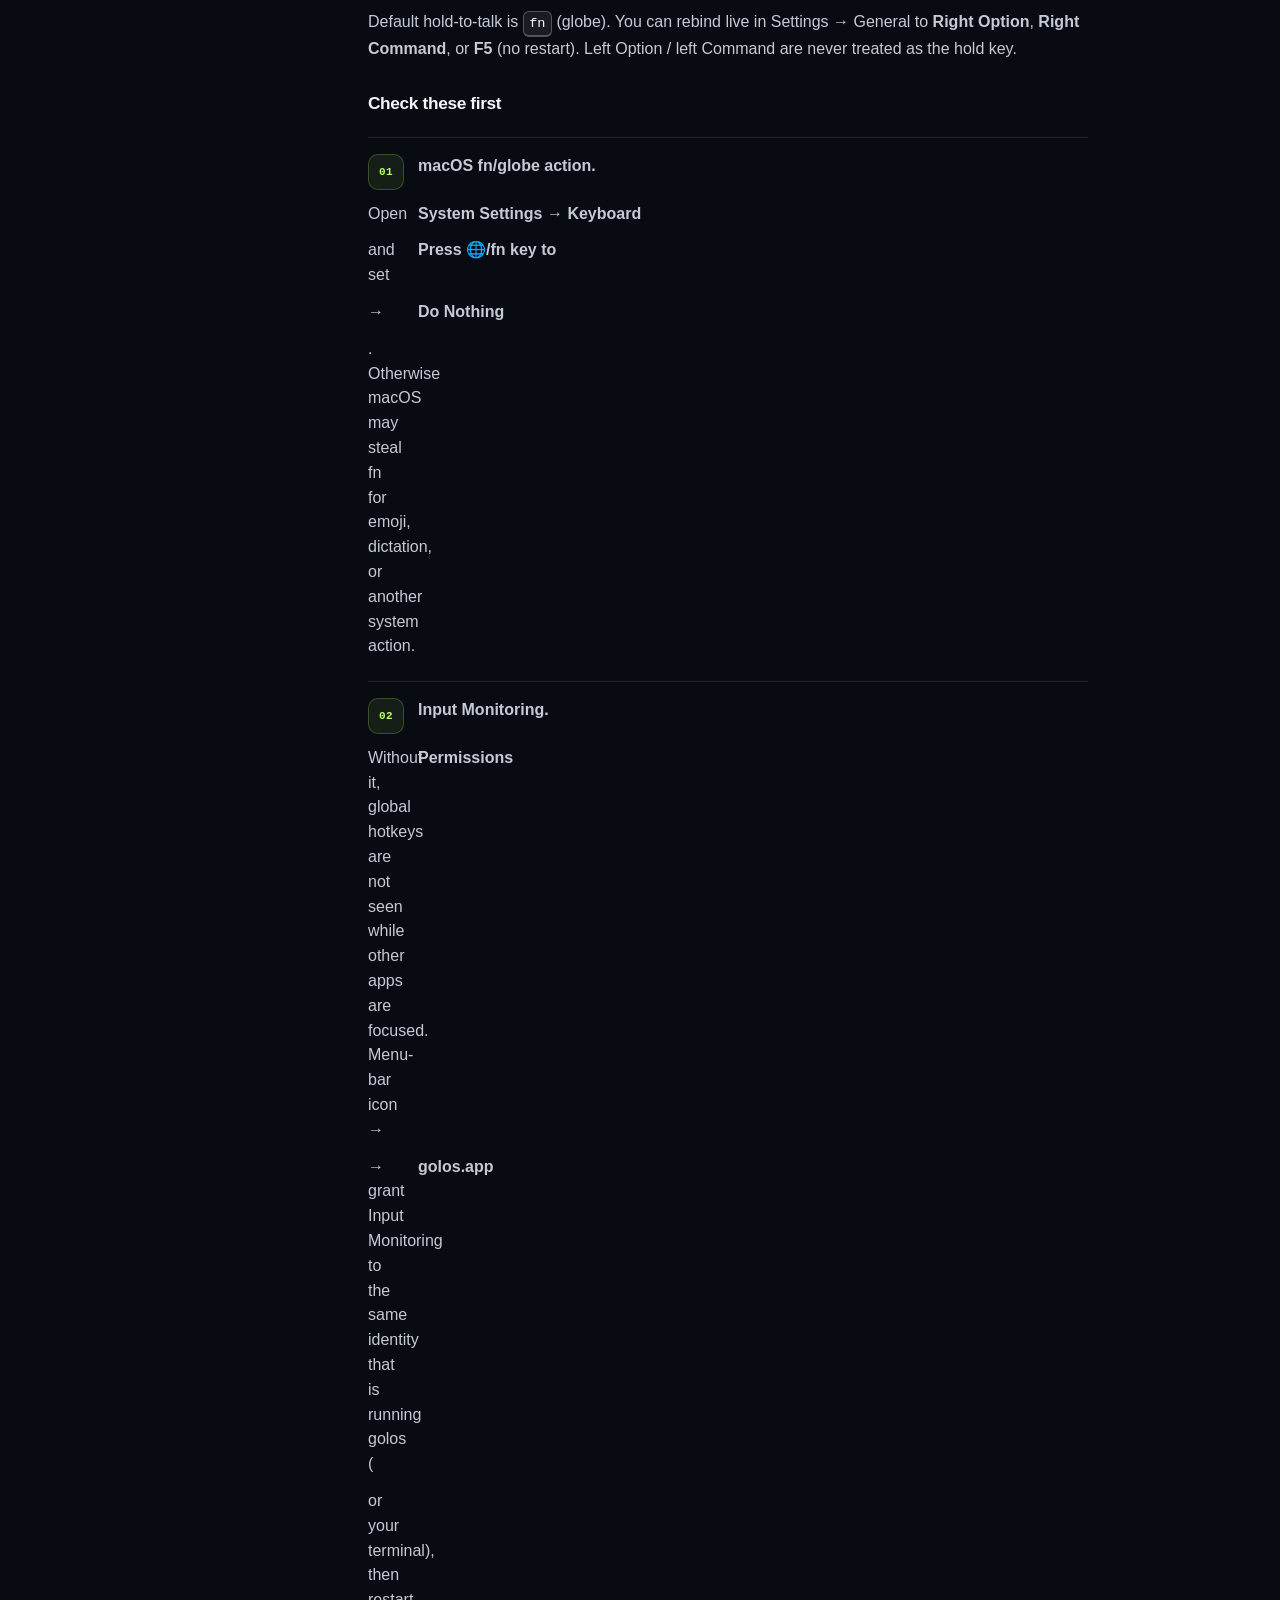
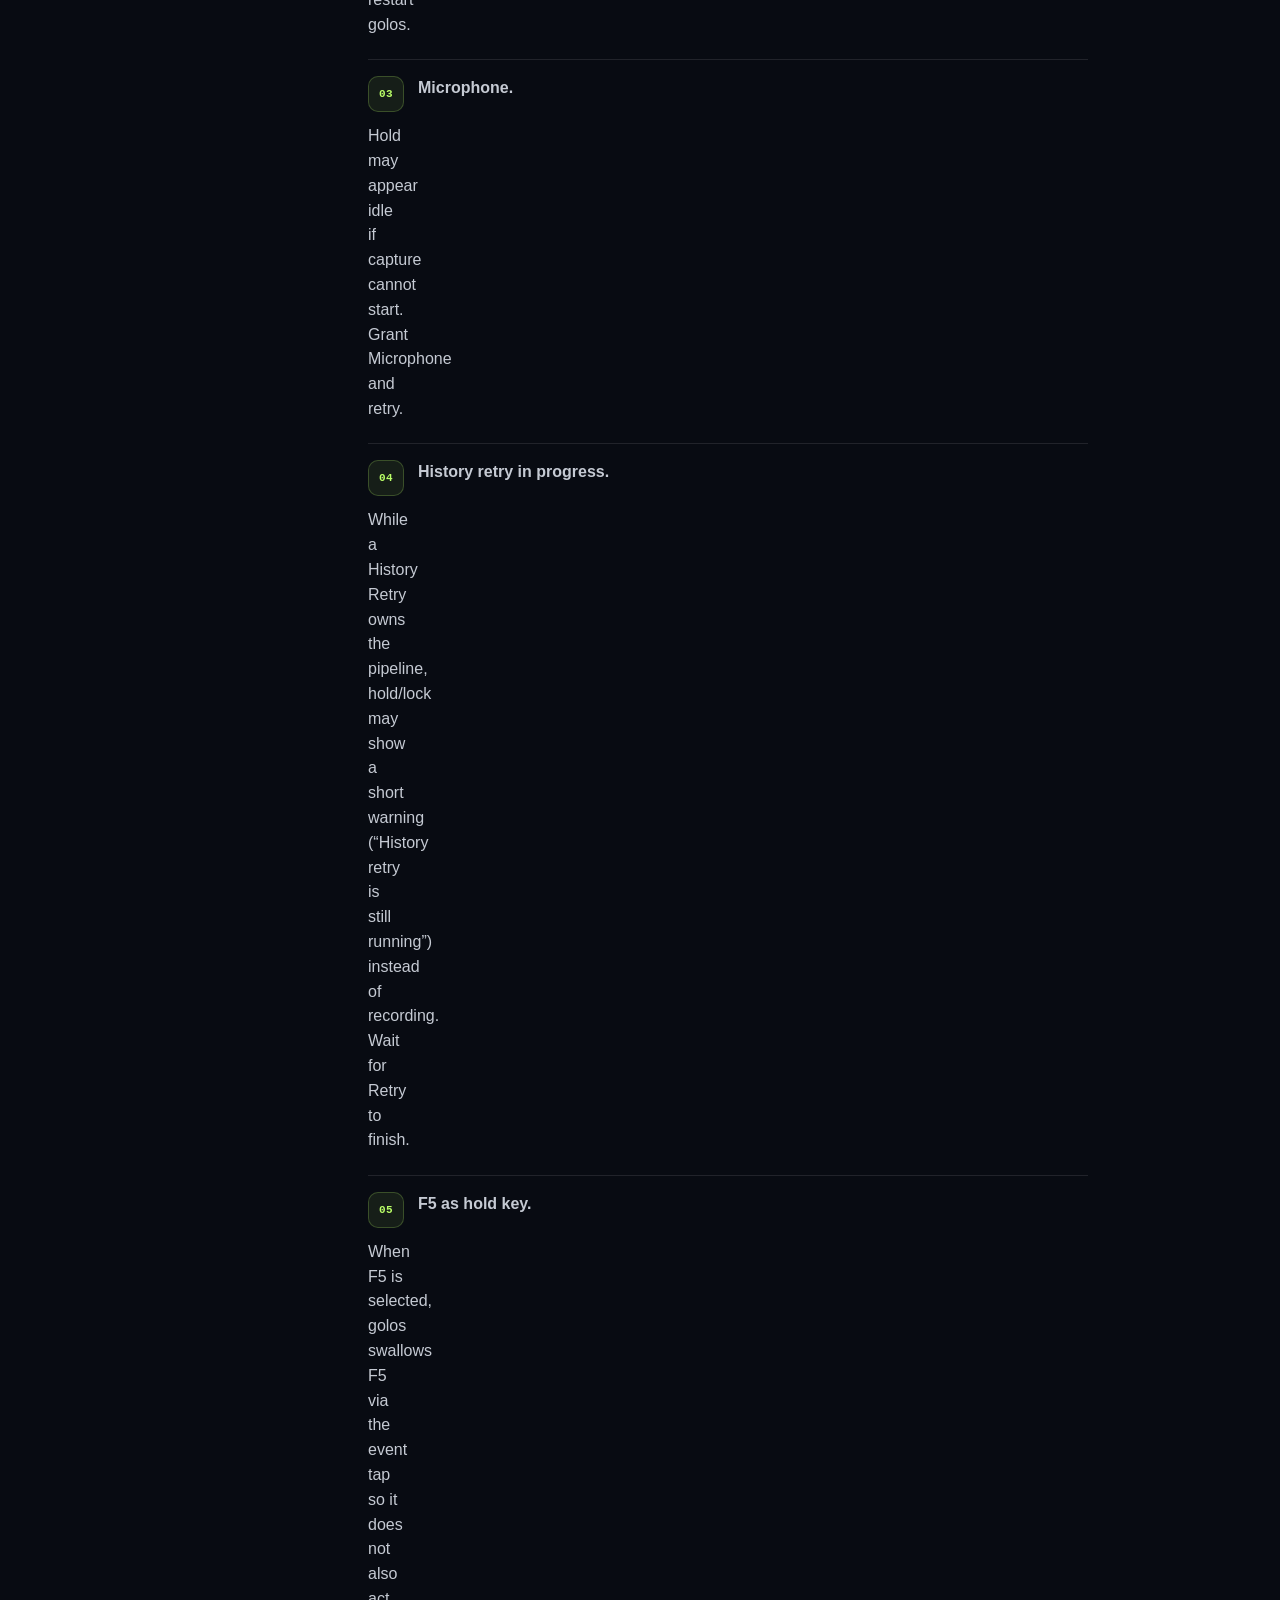
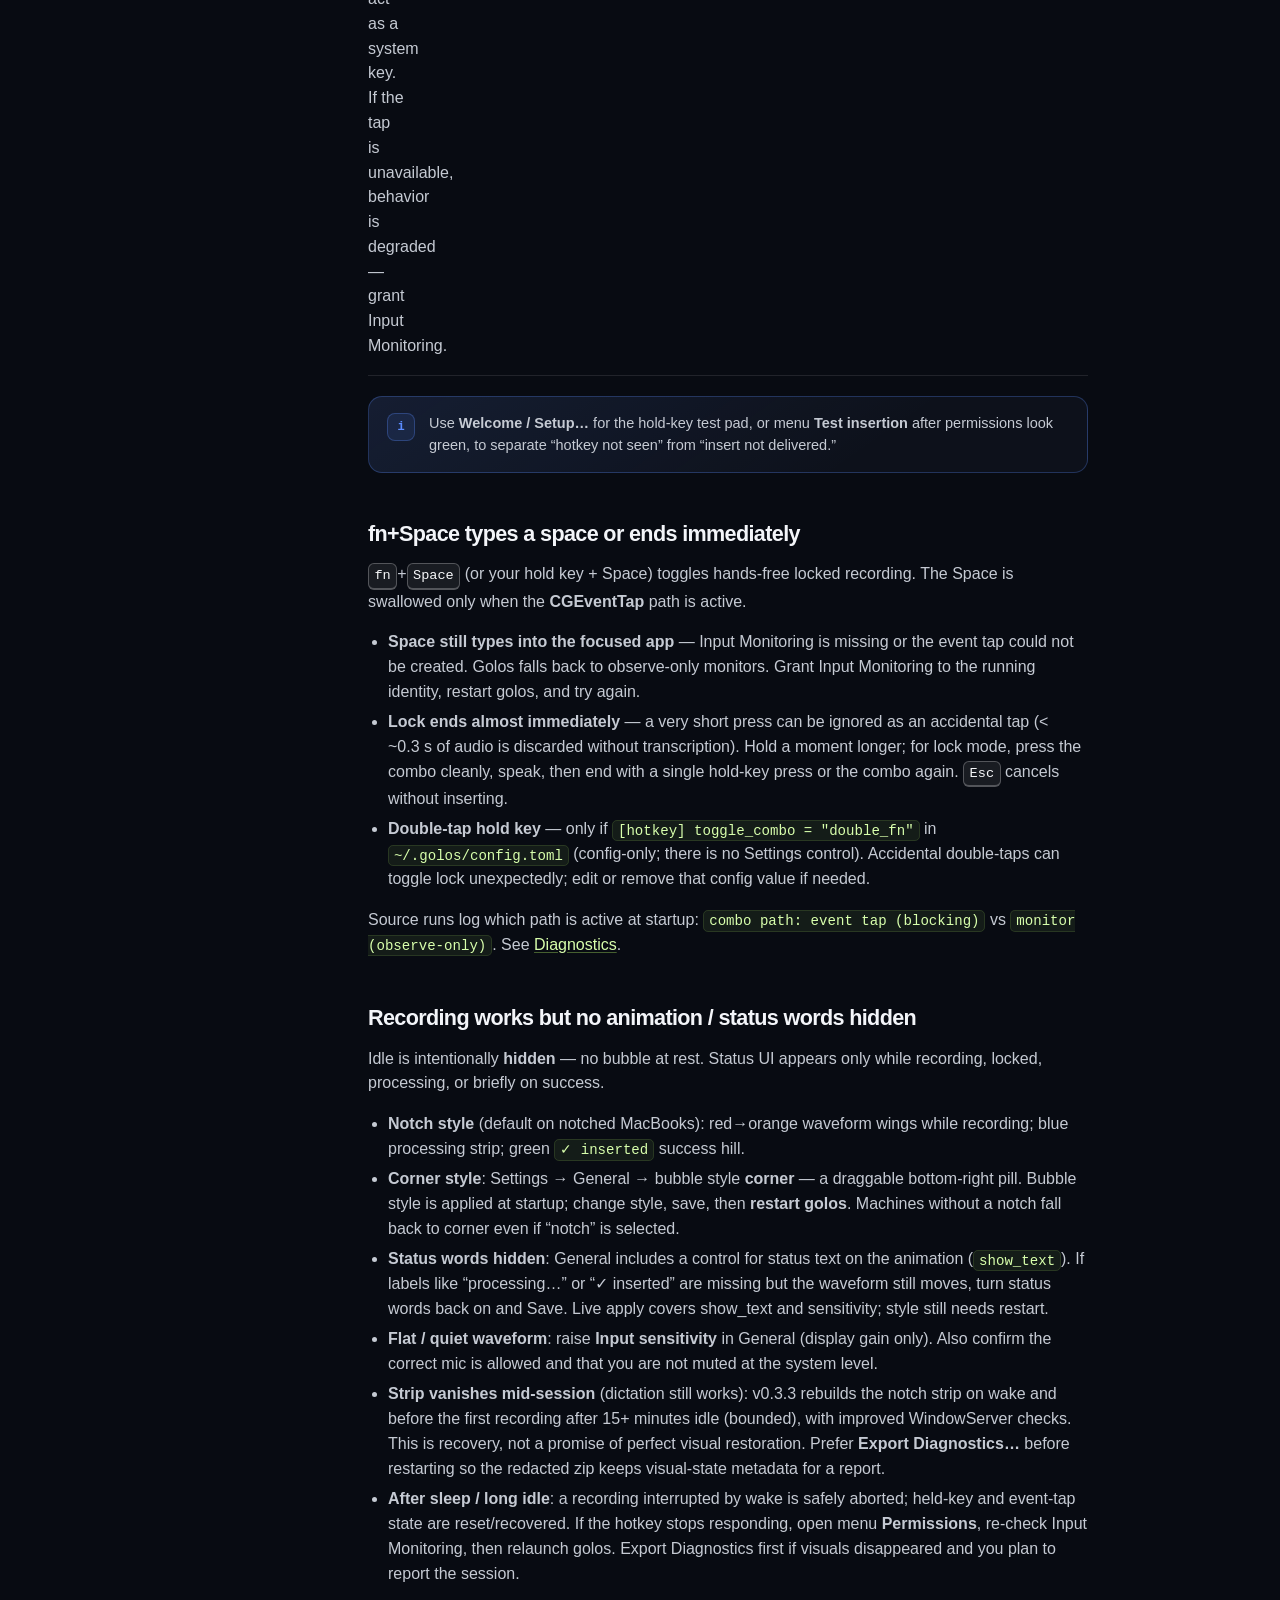
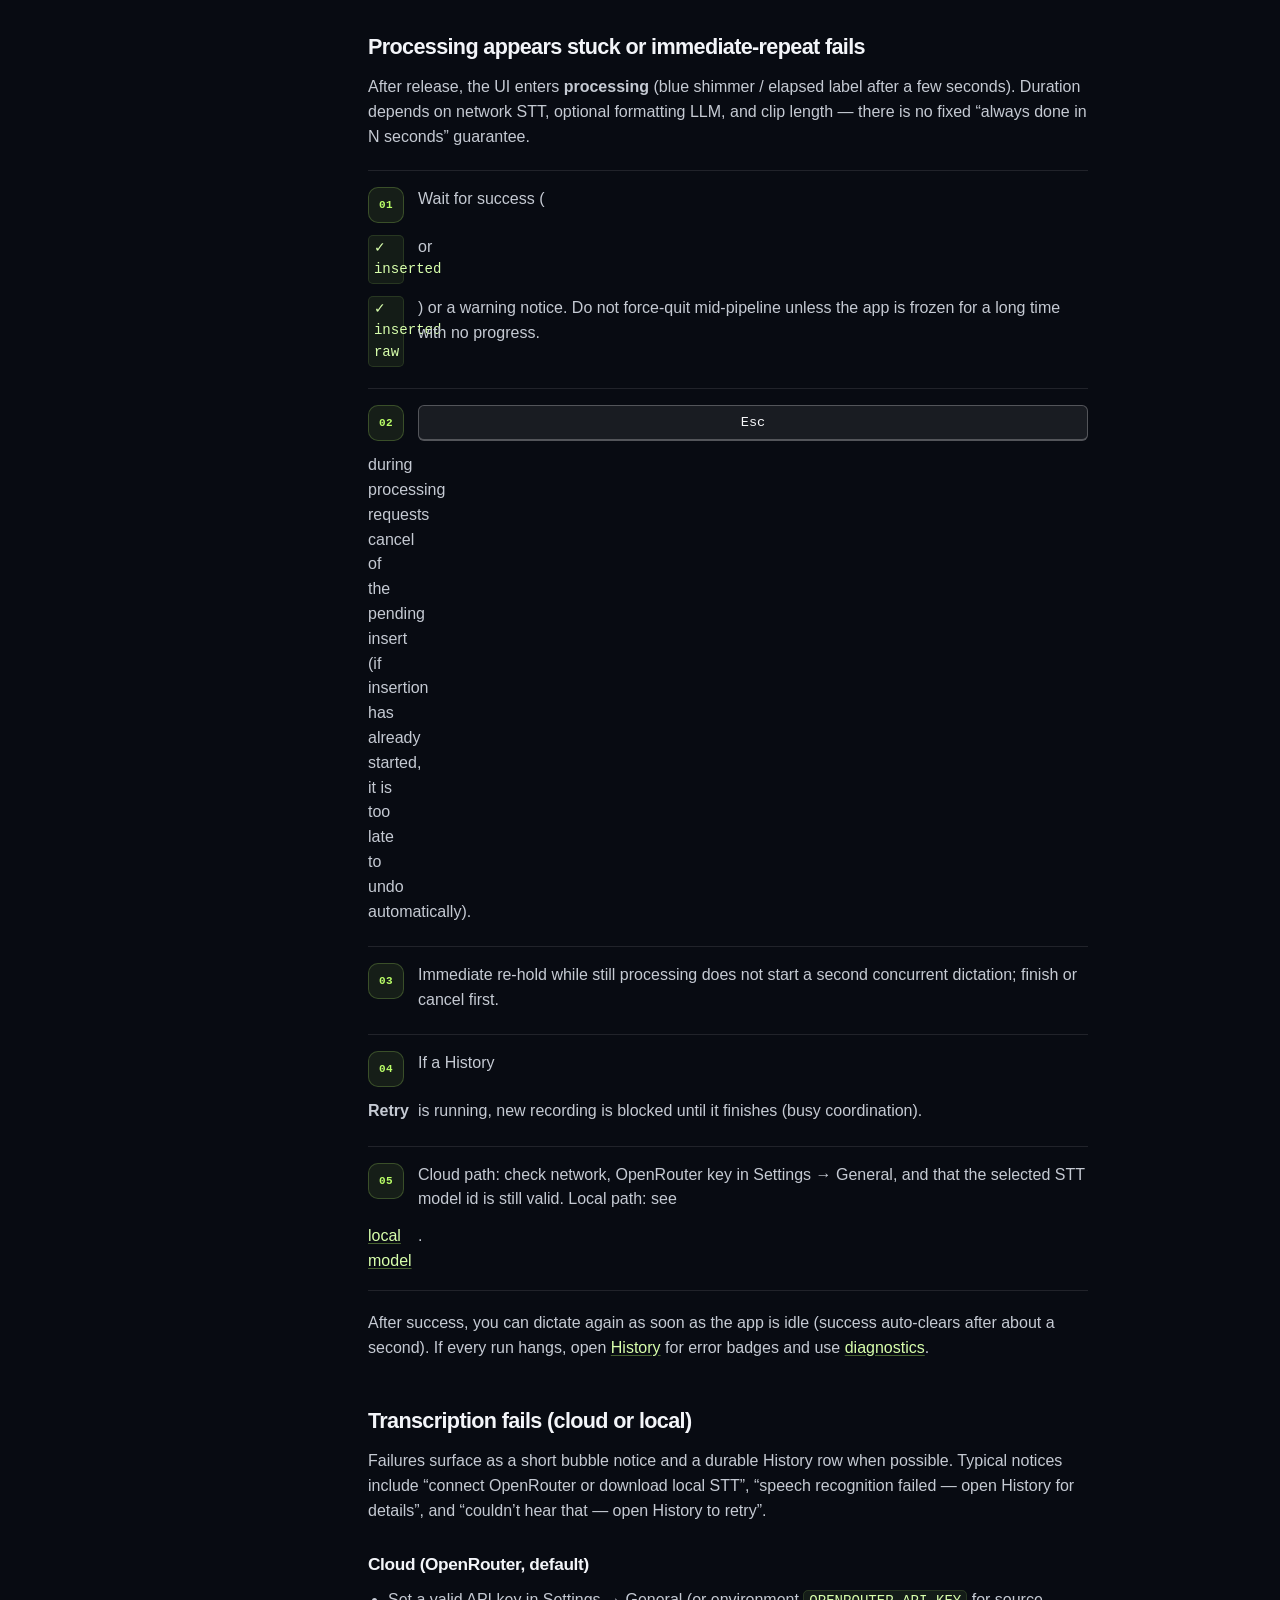
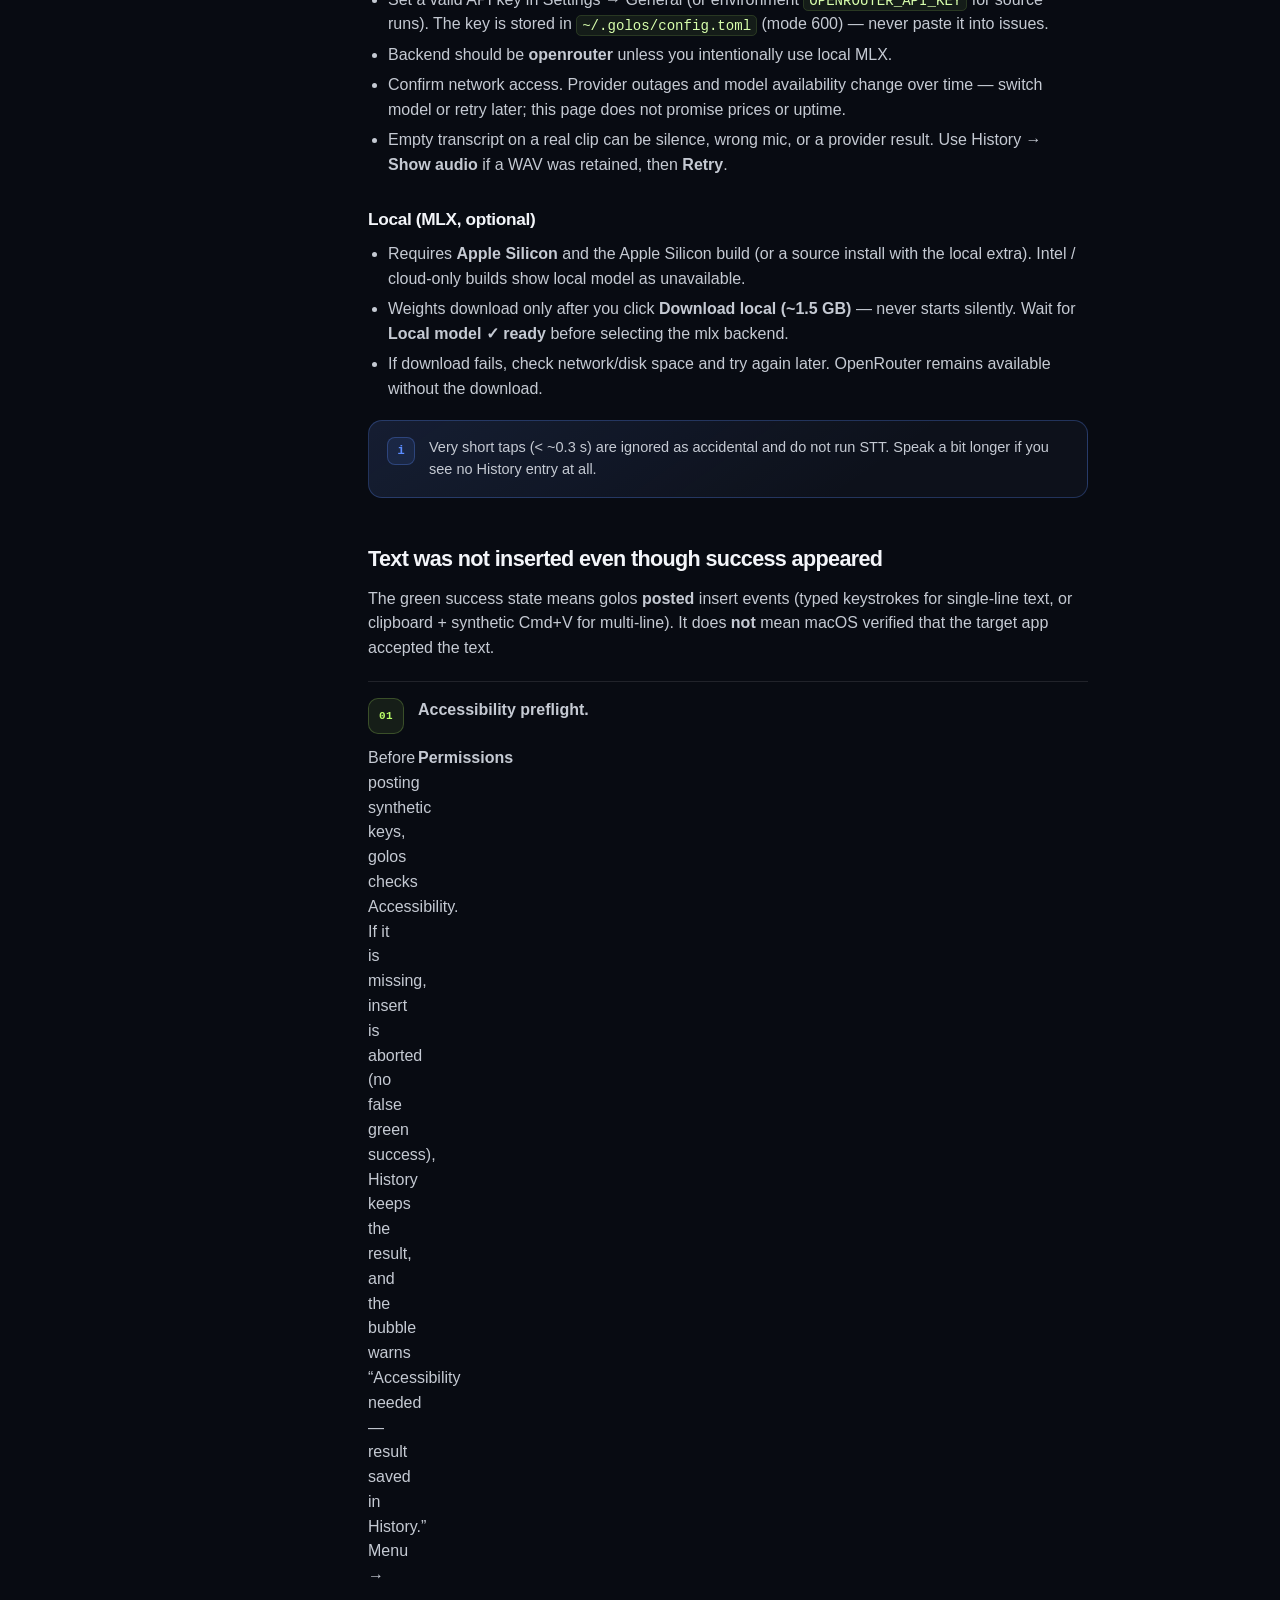
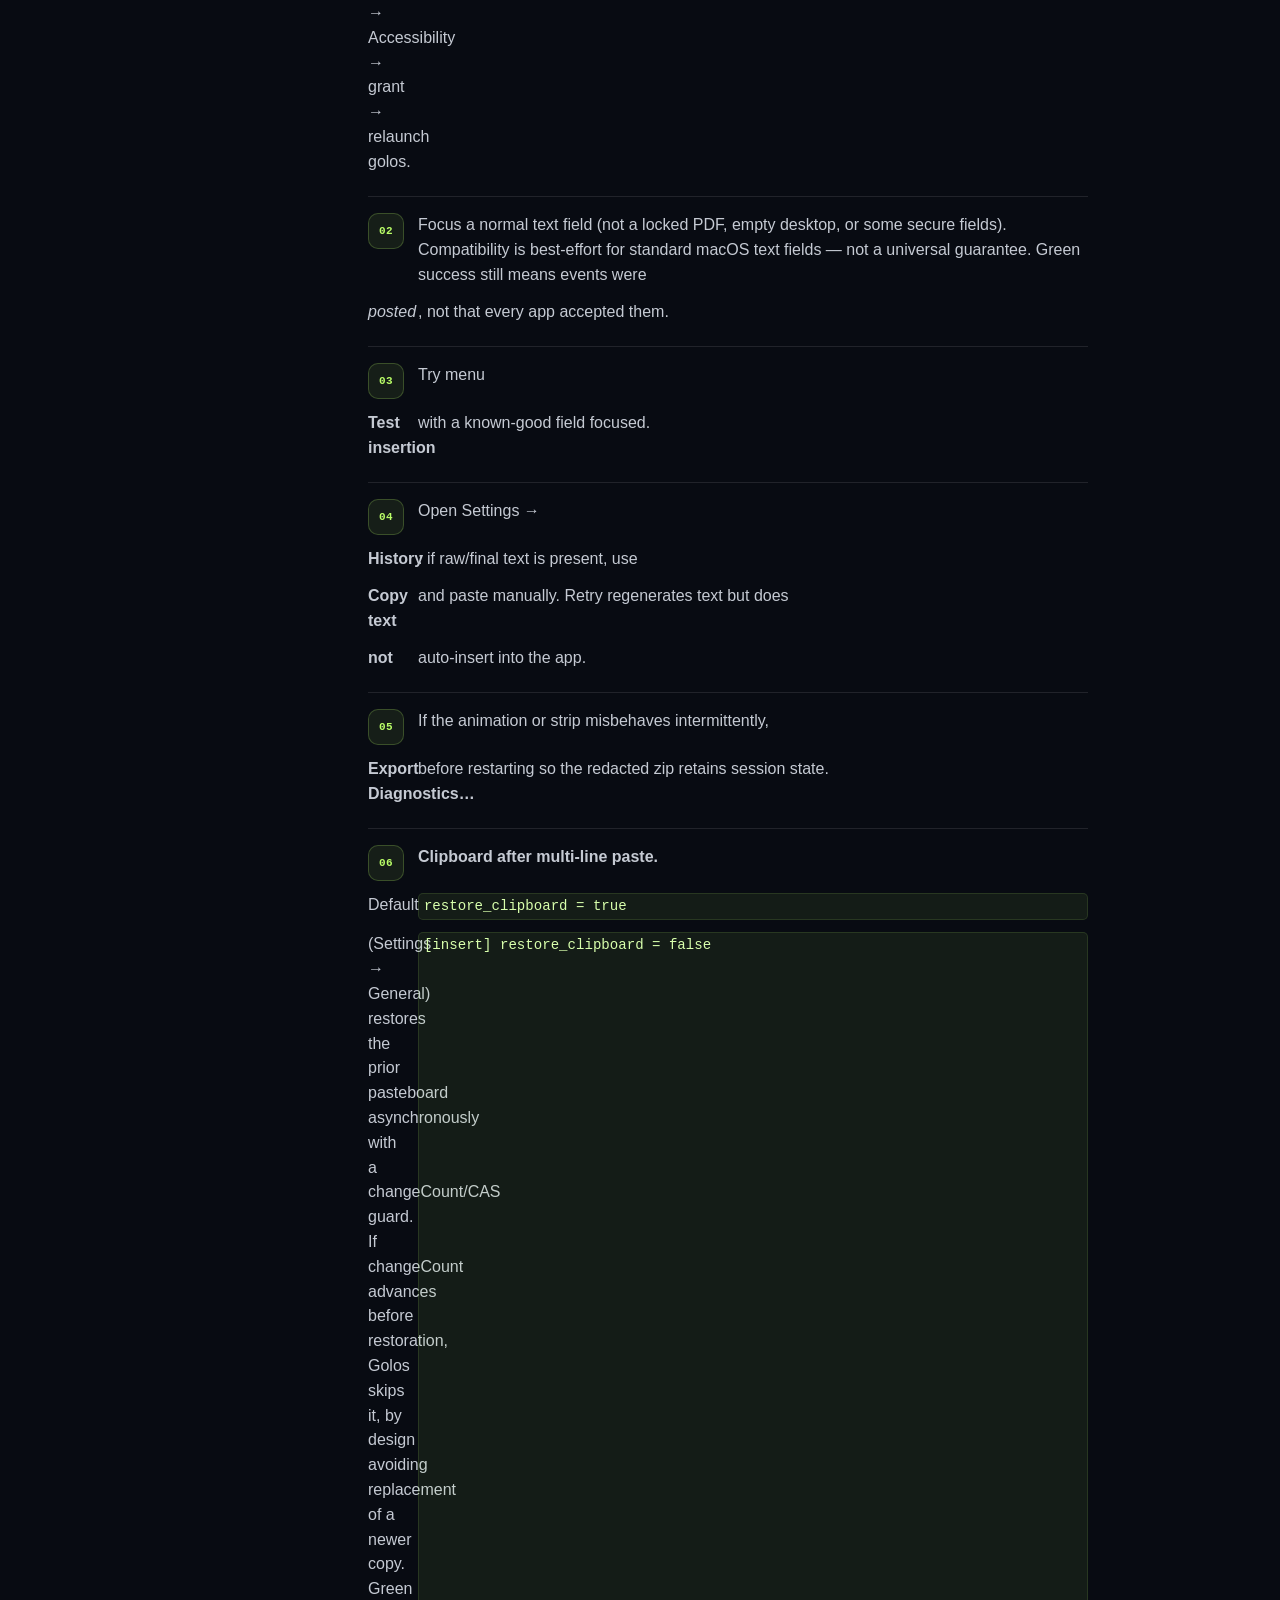
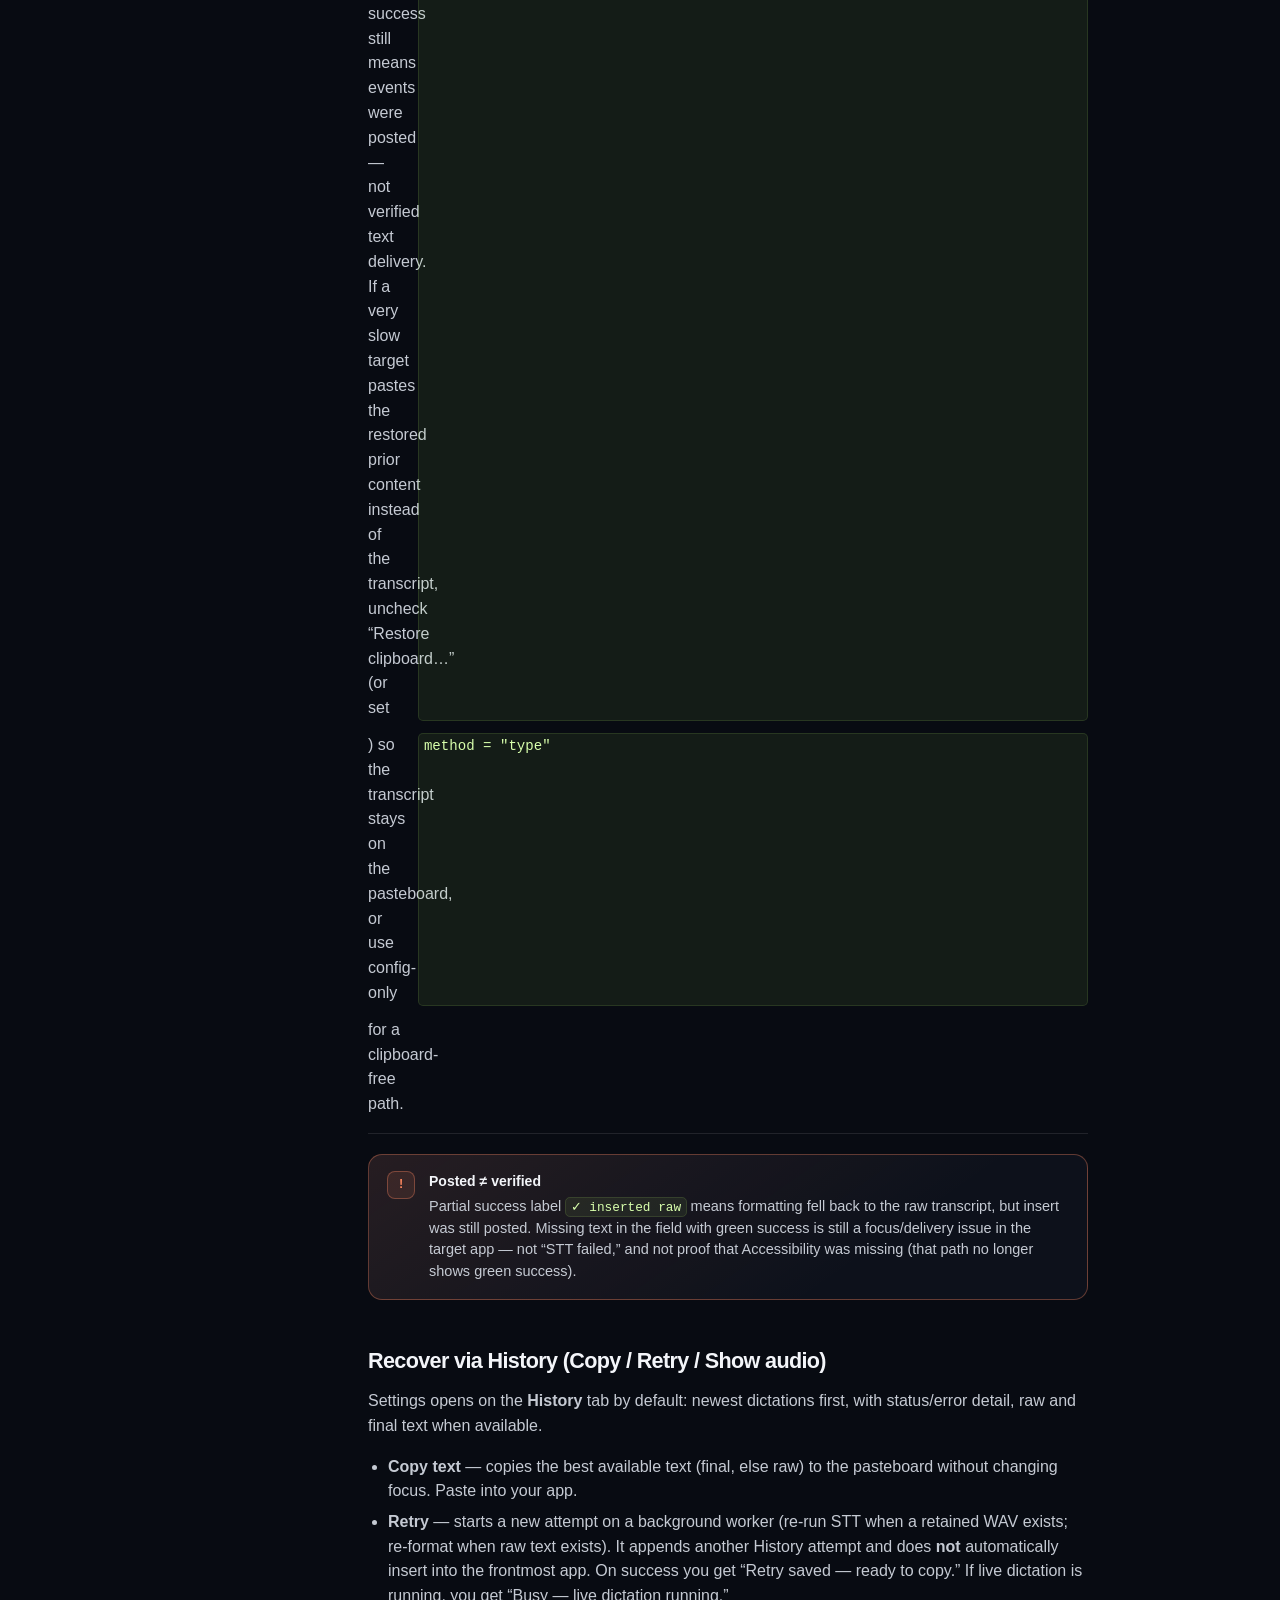
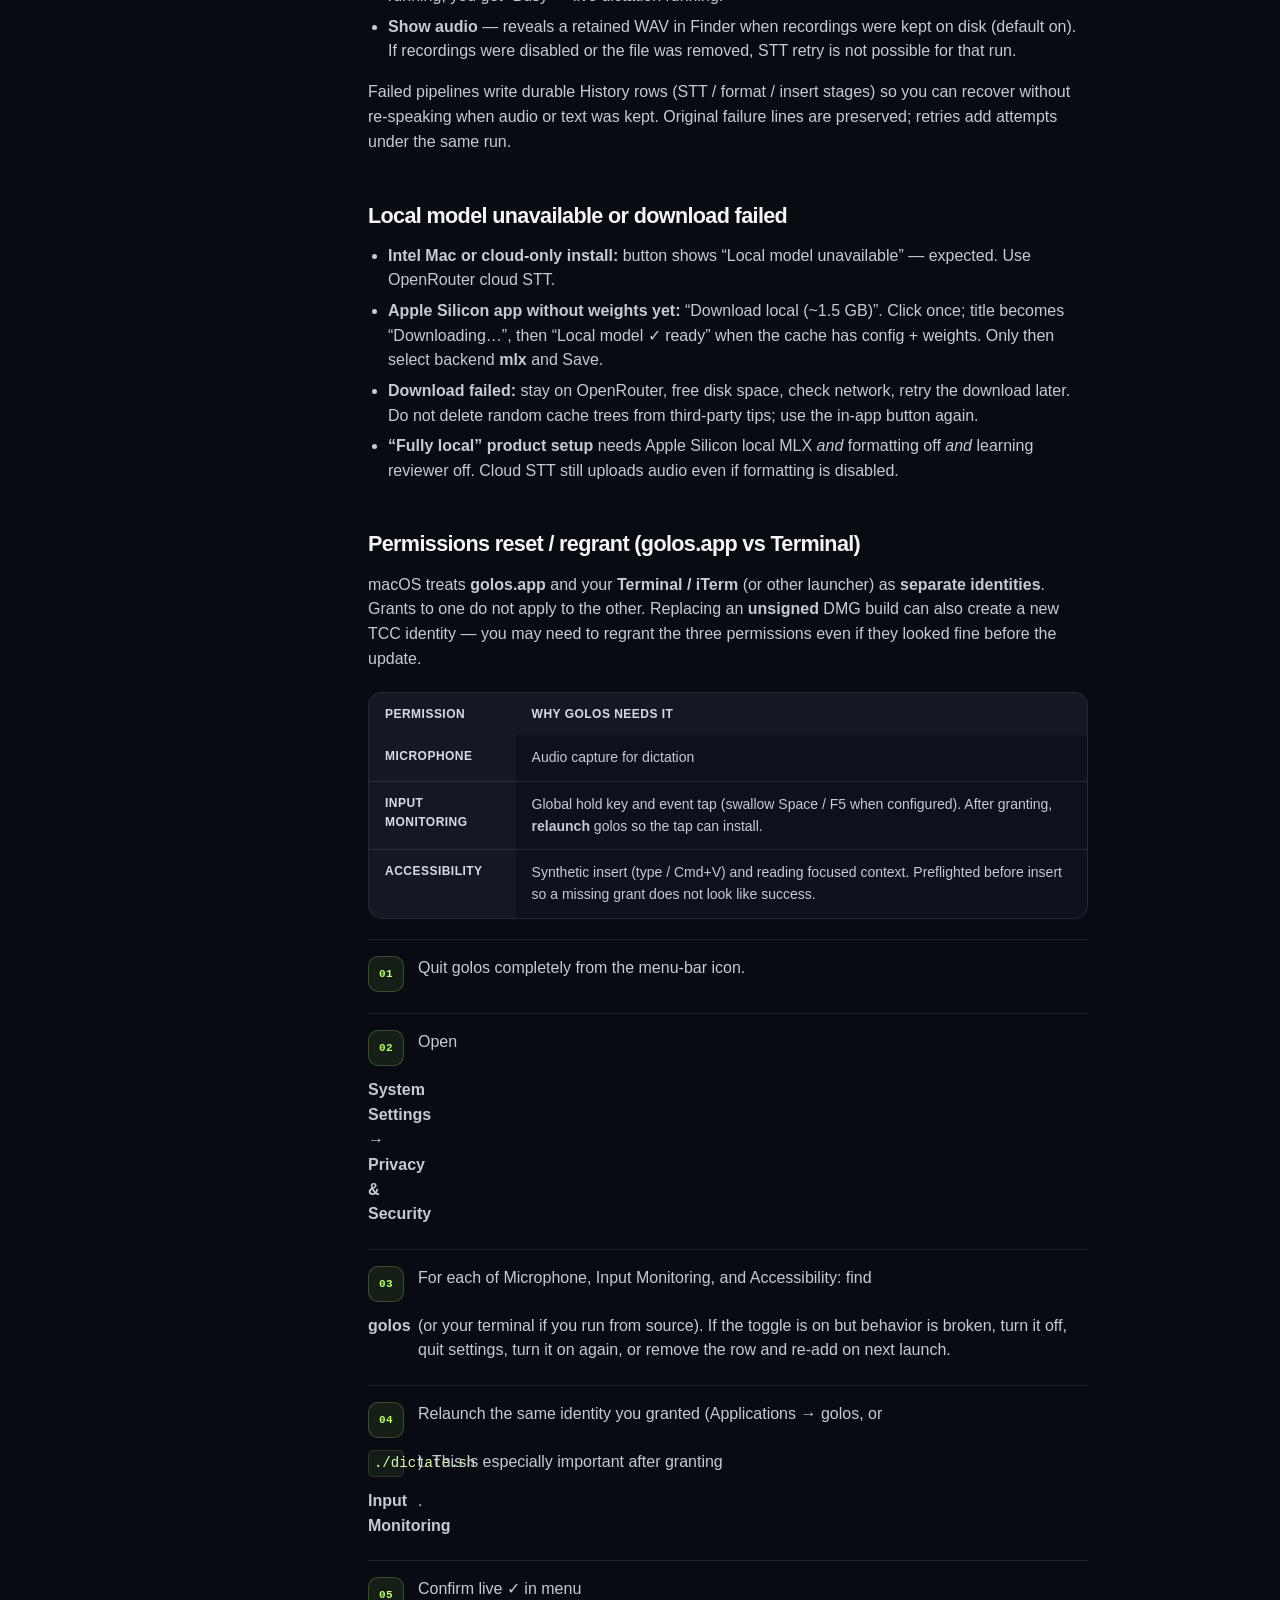
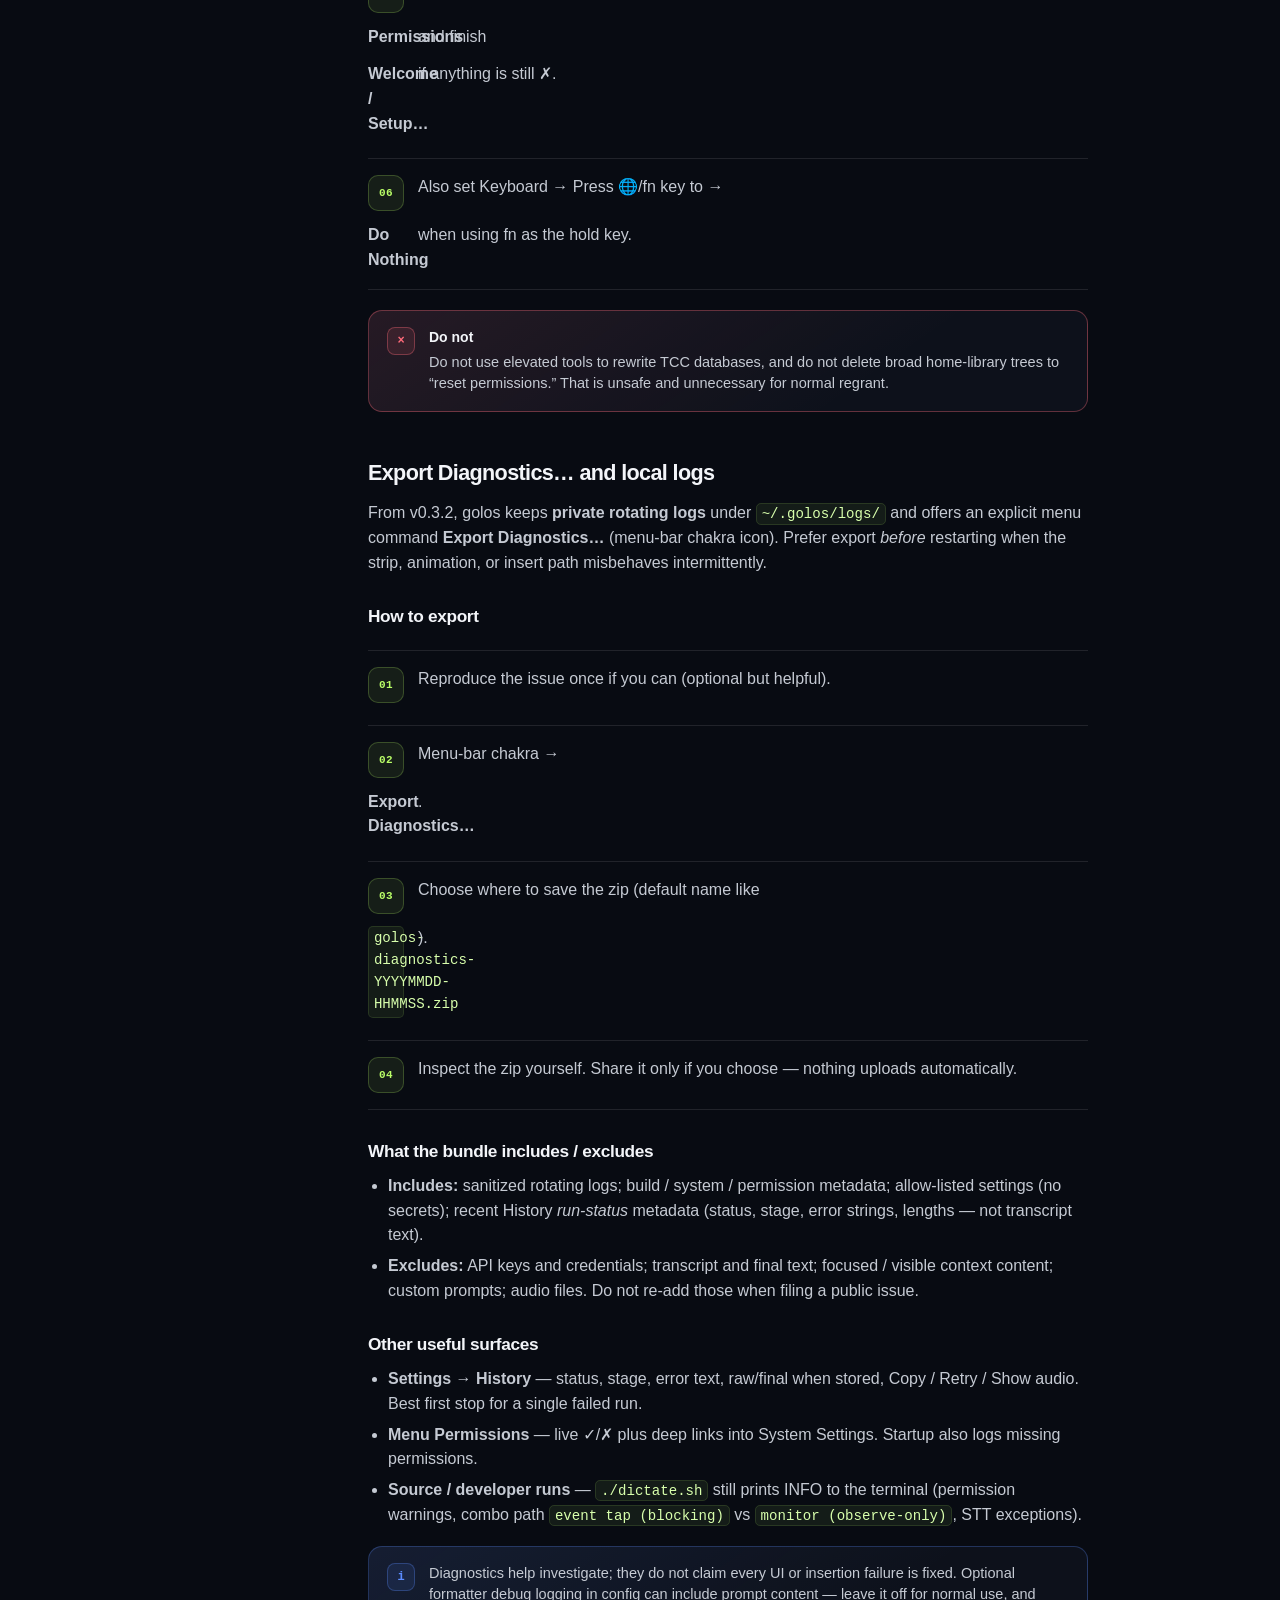
<file: site/docs/troubleshooting/index.html>
<!doctype html>
<html lang="en">
<head>
  <meta charset="utf-8">
  <meta name="viewport" content="width=device-width, initial-scale=1">
  <meta name="description" content="Symptom-led troubleshooting for golos: Gatekeeper, hotkeys, permissions, insertion, History recovery, local model, diagnostics, and safe bug reports.">
  <meta name="theme-color" content="#080b12">
  <meta property="og:title" content="Troubleshooting — Golos Help">
  <meta property="og:description" content="Safe, symptom-led fixes for the golos macOS dictation beta.">
  <meta property="og:type" content="article">
  <meta property="og:url" content="https://golos.dopomogai.com/docs/troubleshooting/">
  <title>Troubleshooting — Golos Help</title>
  <link rel="canonical" href="https://golos.dopomogai.com/docs/troubleshooting/">
  <link rel="icon" type="image/svg+xml" sizes="any" href="../../golos-mark.svg">
  <link rel="stylesheet" href="../docs.css">
</head>
<body>
  <a class="skip-link" href="#main">Skip to content</a>

  <header class="docs-nav-shell">
    <nav class="docs-nav" aria-label="Primary navigation">
      <a class="brand" href="https://golos.dopomogai.com/" aria-label="golos home">
        <img class="brand-mark" src="../../golos-mark.svg" width="28" height="28" alt="" aria-hidden="true">
        <span>golos</span>
      </a>
      <div class="docs-nav-links">
        <a href="https://golos.dopomogai.com/">Home</a>
        <a href="../" aria-current="page">Docs</a>
        <a class="button button-small" href="https://golos.dopomogai.com/#download">Download</a>
      </div>
    </nav>
  </header>

  <div class="docs-shell docs-shell--with-sidebar">
    <aside class="docs-sidebar" aria-label="Help topics">
      <p class="docs-sidebar-title">Help Center</p>
      <nav>
        <ul>
          <li><a href="../">Overview</a></li>
          <li><a href="../getting-started/">Getting started</a></li>
          <li><a href="../settings/">Settings</a></li>
          <li><a href="../workflows/">Workflows</a></li>
          <li><a href="../better-results/">Better results</a></li>
          <li><a href="../privacy/">Privacy &amp; data</a></li>
          <li><a href="./" aria-current="page">Troubleshooting</a></li>
        </ul>
      </nav>
      <div class="sidebar-group">
        <span>On this page</span>
        <nav aria-label="On this page">
          <ul>
            <li><a href="#app-will-not-open">App will not open</a></li>
            <li><a href="#hold-key-does-nothing">Hold key does nothing</a></li>
            <li><a href="#fn-space-types-space">fn+Space types a space</a></li>
            <li><a href="#no-animation">No animation / status words</a></li>
            <li><a href="#processing-stuck">Processing stuck</a></li>
            <li><a href="#transcription-fails">Transcription fails</a></li>
            <li><a href="#success-no-text">Success, no text</a></li>
            <li><a href="#history-recovery">History recovery</a></li>
            <li><a href="#local-model">Local model</a></li>
            <li><a href="#permissions-regrant">Permissions regrant</a></li>
            <li><a href="#diagnostics">Diagnostics</a></li>
            <li><a href="#bug-report">Safe bug report</a></li>
          </ul>
        </nav>
      </div>
      <div class="sidebar-group">
        <span>More</span>
        <nav aria-label="Project links">
          <ul>
            <li><a href="https://github.com/Dopomogai/golos">GitHub</a></li>
            <li><a href="https://github.com/Dopomogai/golos/blob/main/docs/ROADMAP.md">Roadmap</a></li>
            <li><a href="https://github.com/Dopomogai/golos/releases/latest">Releases</a></li>
          </ul>
        </nav>
      </div>
    </aside>

    <main id="main" class="docs-article">
      <header class="page-hero">
        <p class="kicker">Troubleshooting</p>
        <h1>Fix it by symptom</h1>
        <p class="lede">
          Safe, symptom-led checks for the golos v0.3.3 macOS beta. Prefer
          re-granting permissions and History recovery over destructive cleanup.
          Never paste API keys, private transcripts, or audio into public reports.
        </p>
        <div class="page-hero-meta">
          <span class="version-badge" title="Documentation applies to this public beta">Applies to v0.3.3</span>
          <span class="muted" style="font-size:13px">Unsigned beta · macOS 13+</span>
        </div>
      </header>

      <aside class="callout callout--tip" aria-label="Tip">
        <span class="callout-icon" aria-hidden="true">i</span>
        <div class="callout-body">
          <span class="callout-title">Quick triage</span>
          <p>
            For intermittent UI or insertion glitches, <strong>do not restart
            first</strong>. Use the menu-bar chakra → <strong>Export Diagnostics…</strong>
            so a redacted local zip captures the current session; then check
            menu <strong>Permissions</strong> for live ✓/✗, focus a real text
            field, and try <strong>Test insertion</strong>. Quit only from the
            menu-bar icon (not only by closing Settings). Reopen
            <strong>Welcome / Setup…</strong> anytime for the wizard checks.
            Export does not fix every failure mode — it preserves evidence for
            a report.
          </p>
        </div>
      </aside>

      <section id="app-will-not-open" class="docs-section">
        <h2>App will not open (Gatekeeper)</h2>
        <p>
          Public v0.3.3 DMGs are an <strong>unsigned beta</strong>. macOS Gatekeeper
          may block a normal double-click. Builds are not notarized; signing and a
          trustworthy update path are roadmap work, not current claims.
        </p>
        <ol class="step-list">
          <li>Open the DMG for your architecture and drag <strong>golos</strong> into <strong>Applications</strong>.</li>
          <li>In Finder → Applications, <strong>right-click</strong> (or Control-click) <strong>golos</strong>, then choose <strong>Open</strong>.</li>
          <li>Confirm the open prompt. After the first successful launch, normal opens usually work.</li>
          <li>Complete onboarding: grant Microphone, Input Monitoring, and Accessibility to <strong>golos.app</strong> (not only Terminal).</li>
        </ol>
        <aside class="callout callout--warning" aria-label="Warning">
          <span class="callout-icon" aria-hidden="true">!</span>
          <div class="callout-body">
            <span class="callout-title">Stay safe</span>
            <p>
              Do not disable Gatekeeper system-wide, run elevated quarantine commands
              from random guides, or delete broad system folders. If the app still
              will not open, note the exact dialog text and try the matching
              architecture DMG (Apple Silicon vs Intel) from
              <a href="https://github.com/Dopomogai/golos/releases/latest">GitHub Releases</a>.
            </p>
          </div>
        </aside>
        <p>
          Source developers: a second start while one instance holds the lock exits
          with a message that golos is already running. Quit from the menu, or for a
          terminal-started process use <code>./dictate.sh quit</code> (or
          <code>restart</code>). A Ctrl+Z-suspended process still holds the lock.
        </p>
      </section>

      <section id="hold-key-does-nothing" class="docs-section">
        <h2>Hold key does nothing</h2>
        <p>
          Default hold-to-talk is <kbd>fn</kbd> (globe). You can rebind live in
          Settings → General to <strong>Right Option</strong>,
          <strong>Right Command</strong>, or <strong>F5</strong> (no restart).
          Left Option / left Command are never treated as the hold key.
        </p>
        <h3>Check these first</h3>
        <ol class="step-list">
          <li>
            <strong>macOS fn/globe action.</strong> Open
            <strong>System Settings → Keyboard</strong> and set
            <strong>Press 🌐/fn key to</strong> → <strong>Do Nothing</strong>.
            Otherwise macOS may steal fn for emoji, dictation, or another system action.
          </li>
          <li>
            <strong>Input Monitoring.</strong> Without it, global hotkeys are not
            seen while other apps are focused. Menu-bar icon →
            <strong>Permissions</strong> → grant Input Monitoring to the same
            identity that is running golos (<strong>golos.app</strong> or your
            terminal), then restart golos.
          </li>
          <li>
            <strong>Microphone.</strong> Hold may appear idle if capture cannot
            start. Grant Microphone and retry.
          </li>
          <li>
            <strong>History retry in progress.</strong> While a History Retry owns
            the pipeline, hold/lock may show a short warning
            (“History retry is still running”) instead of recording. Wait for
            Retry to finish.
          </li>
          <li>
            <strong>F5 as hold key.</strong> When F5 is selected, golos swallows
            F5 via the event tap so it does not also act as a system key.
            If the tap is unavailable, behavior is degraded — grant Input Monitoring.
          </li>
        </ol>
        <aside class="callout callout--note" aria-label="Note">
          <span class="callout-icon" aria-hidden="true">i</span>
          <div class="callout-body">
            <p>
              Use <strong>Welcome / Setup…</strong> for the hold-key test pad, or
              menu <strong>Test insertion</strong> after permissions look green, to
              separate “hotkey not seen” from “insert not delivered.”
            </p>
          </div>
        </aside>
      </section>

      <section id="fn-space-types-space" class="docs-section">
        <h2>fn+Space types a space or ends immediately</h2>
        <p>
          <kbd>fn</kbd>+<kbd>Space</kbd> (or your hold key + Space) toggles
          hands-free locked recording. The Space is swallowed only when the
          <strong>CGEventTap</strong> path is active.
        </p>
        <ul>
          <li>
            <strong>Space still types into the focused app</strong> — Input Monitoring
            is missing or the event tap could not be created. Golos falls back to
            observe-only monitors. Grant Input Monitoring to the running identity,
            restart golos, and try again.
          </li>
          <li>
            <strong>Lock ends almost immediately</strong> — a very short press can
            be ignored as an accidental tap (&lt; ~0.3&nbsp;s of audio is discarded
            without transcription). Hold a moment longer; for lock mode, press the
            combo cleanly, speak, then end with a single hold-key press or the
            combo again. <kbd>Esc</kbd> cancels without inserting.
          </li>
          <li>
            <strong>Double-tap hold key</strong> — only if
            <code>[hotkey] toggle_combo = "double_fn"</code> in
            <code>~/.golos/config.toml</code> (config-only; there is no Settings control).
            Accidental double-taps can toggle lock unexpectedly; edit or remove that
            config value if needed.
          </li>
        </ul>
        <p>
          Source runs log which path is active at startup:
          <code>combo path: event tap (blocking)</code> vs
          <code>monitor (observe-only)</code>. See
          <a href="#diagnostics">Diagnostics</a>.
        </p>
      </section>

      <section id="no-animation" class="docs-section">
        <h2>Recording works but no animation / status words hidden</h2>
        <p>
          Idle is intentionally <strong>hidden</strong> — no bubble at rest. Status
          UI appears only while recording, locked, processing, or briefly on success.
        </p>
        <ul>
          <li>
            <strong>Notch style</strong> (default on notched MacBooks): red→orange
            waveform wings while recording; blue processing strip; green
            <code>✓ inserted</code> success hill.
          </li>
          <li>
            <strong>Corner style</strong>: Settings → General → bubble style
            <strong>corner</strong> — a draggable bottom-right pill. Bubble style is
            applied at startup; change style, save, then <strong>restart golos</strong>.
            Machines without a notch fall back to corner even if “notch” is selected.
          </li>
          <li>
            <strong>Status words hidden</strong>: General includes a control for
            status text on the animation (<code>show_text</code>). If labels like
            “processing…” or “✓ inserted” are missing but the waveform still moves,
            turn status words back on and Save. Live apply covers show_text and
            sensitivity; style still needs restart.
          </li>
          <li>
            <strong>Flat / quiet waveform</strong>: raise <strong>Input sensitivity</strong>
            in General (display gain only). Also confirm the correct mic is allowed
            and that you are not muted at the system level.
          </li>
          <li>
            <strong>Strip vanishes mid-session</strong> (dictation still works):
            v0.3.3 rebuilds the notch strip on wake and before the first recording
            after 15+ minutes idle (bounded), with improved WindowServer checks. This is recovery, not a
            promise of perfect visual restoration. Prefer
            <strong>Export Diagnostics…</strong> before restarting so the redacted
            zip keeps visual-state metadata for a report.
          </li>
          <li>
            <strong>After sleep / long idle</strong>: a recording interrupted by wake
            is safely aborted; held-key and event-tap state are reset/recovered. If the hotkey stops
            responding, open menu <strong>Permissions</strong>, re-check Input
            Monitoring, then relaunch golos. Export Diagnostics first if visuals
            disappeared and you plan to report the session.
          </li>
        </ul>
      </section>

      <section id="processing-stuck" class="docs-section">
        <h2>Processing appears stuck or immediate-repeat fails</h2>
        <p>
          After release, the UI enters <strong>processing</strong> (blue shimmer /
          elapsed label after a few seconds). Duration depends on network STT,
          optional formatting LLM, and clip length — there is no fixed “always done
          in N seconds” guarantee.
        </p>
        <ol class="step-list">
          <li>Wait for success (<code>✓ inserted</code> or <code>✓ inserted raw</code>) or a warning notice. Do not force-quit mid-pipeline unless the app is frozen for a long time with no progress.</li>
          <li><kbd>Esc</kbd> during processing requests cancel of the pending insert (if insertion has already started, it is too late to undo automatically).</li>
          <li>Immediate re-hold while still processing does not start a second concurrent dictation; finish or cancel first.</li>
          <li>If a History <strong>Retry</strong> is running, new recording is blocked until it finishes (busy coordination).</li>
          <li>Cloud path: check network, OpenRouter key in Settings → General, and that the selected STT model id is still valid. Local path: see <a href="#local-model">local model</a>.</li>
        </ol>
        <p>
          After success, you can dictate again as soon as the app is idle (success
          auto-clears after about a second). If every run hangs, open
          <a href="#history-recovery">History</a> for error badges and use
          <a href="#diagnostics">diagnostics</a>.
        </p>
      </section>

      <section id="transcription-fails" class="docs-section">
        <h2>Transcription fails (cloud or local)</h2>
        <p>
          Failures surface as a short bubble notice and a durable History row when
          possible. Typical notices include “connect OpenRouter or download local STT”,
          “speech recognition failed — open History for details”, and
          “couldn’t hear that — open History to retry”.
        </p>
        <h3>Cloud (OpenRouter, default)</h3>
        <ul>
          <li>Set a valid API key in Settings → General (or environment
            <code>OPENROUTER_API_KEY</code> for source runs). The key is stored in
            <code>~/.golos/config.toml</code> (mode 600) — never paste it into issues.</li>
          <li>Backend should be <strong>openrouter</strong> unless you intentionally use local MLX.</li>
          <li>Confirm network access. Provider outages and model availability change over time — switch model or retry later; this page does not promise prices or uptime.</li>
          <li>Empty transcript on a real clip can be silence, wrong mic, or a provider result. Use History → <strong>Show audio</strong> if a WAV was retained, then <strong>Retry</strong>.</li>
        </ul>
        <h3>Local (MLX, optional)</h3>
        <ul>
          <li>Requires <strong>Apple Silicon</strong> and the Apple Silicon build (or a source install with the local extra). Intel / cloud-only builds show local model as unavailable.</li>
          <li>Weights download only after you click <strong>Download local (~1.5&nbsp;GB)</strong> — never starts silently. Wait for <strong>Local model ✓ ready</strong> before selecting the mlx backend.</li>
          <li>If download fails, check network/disk space and try again later. OpenRouter remains available without the download.</li>
        </ul>
        <aside class="callout callout--note" aria-label="Note">
          <span class="callout-icon" aria-hidden="true">i</span>
          <div class="callout-body">
            <p>
              Very short taps (&lt; ~0.3&nbsp;s) are ignored as accidental and do not
              run STT. Speak a bit longer if you see no History entry at all.
            </p>
          </div>
        </aside>
      </section>

      <section id="success-no-text" class="docs-section">
        <h2>Text was not inserted even though success appeared</h2>
        <p>
          The green success state means golos <strong>posted</strong> insert events
          (typed keystrokes for single-line text, or clipboard + synthetic Cmd+V for
          multi-line). It does <strong>not</strong> mean macOS verified that the
          target app accepted the text.
        </p>
        <ol class="step-list">
          <li>
            <strong>Accessibility preflight.</strong> Before posting synthetic
            keys, golos checks Accessibility. If it is missing, insert is
            aborted (no false green success), History keeps the result, and the
            bubble warns “Accessibility needed — result saved in History.”
            Menu → <strong>Permissions</strong> → Accessibility → grant →
            relaunch golos.
          </li>
          <li>Focus a normal text field (not a locked PDF, empty desktop, or some secure fields). Compatibility is best-effort for standard macOS text fields — not a universal guarantee. Green success still means events were <em>posted</em>, not that every app accepted them.</li>
          <li>Try menu <strong>Test insertion</strong> with a known-good field focused.</li>
          <li>Open Settings → <strong>History</strong>: if raw/final text is present, use <strong>Copy text</strong> and paste manually. Retry regenerates text but does <strong>not</strong> auto-insert into the app.</li>
          <li>If the animation or strip misbehaves intermittently, <strong>Export Diagnostics…</strong> before restarting so the redacted zip retains session state.</li>
          <li>
            <strong>Clipboard after multi-line paste.</strong> Default
            <code>restore_clipboard = true</code> (Settings → General) restores the
            prior pasteboard asynchronously with a changeCount/CAS guard. If
            changeCount advances before restoration, Golos skips it, by design
            avoiding replacement of a newer copy. Green success still
            means events were posted — not verified text delivery. If a very slow
            target pastes the restored prior content instead of the transcript,
            uncheck “Restore clipboard…” (or set
            <code>[insert] restore_clipboard = false</code>) so the transcript stays
            on the pasteboard, or use config-only <code>method = "type"</code> for a
            clipboard-free path.
          </li>
        </ol>
        <aside class="callout callout--warning" aria-label="Warning">
          <span class="callout-icon" aria-hidden="true">!</span>
          <div class="callout-body">
            <span class="callout-title">Posted ≠ verified</span>
            <p>
              Partial success label <code>✓ inserted raw</code> means formatting fell
              back to the raw transcript, but insert was still posted. Missing text in
              the field with green success is still a focus/delivery issue in the
              target app — not “STT failed,” and not proof that Accessibility was
              missing (that path no longer shows green success).
            </p>
          </div>
        </aside>
      </section>

      <section id="history-recovery" class="docs-section">
        <h2>Recover via History (Copy / Retry / Show audio)</h2>
        <p>
          Settings opens on the <strong>History</strong> tab by default: newest
          dictations first, with status/error detail, raw and final text when
          available.
        </p>
        <ul>
          <li>
            <strong>Copy text</strong> — copies the best available text (final, else
            raw) to the pasteboard without changing focus. Paste into your app.
          </li>
          <li>
            <strong>Retry</strong> — starts a new attempt on a background worker
            (re-run STT when a retained WAV exists; re-format when raw text exists).
            It appends another History attempt and does <strong>not</strong>
            automatically insert into the frontmost app. On success you get
            “Retry saved — ready to copy.” If live dictation is running, you get
            “Busy — live dictation running.”
          </li>
          <li>
            <strong>Show audio</strong> — reveals a retained WAV in Finder when
            recordings were kept on disk (default on). If recordings were disabled
            or the file was removed, STT retry is not possible for that run.
          </li>
        </ul>
        <p>
          Failed pipelines write durable History rows (STT / format / insert stages)
          so you can recover without re-speaking when audio or text was kept.
          Original failure lines are preserved; retries add attempts under the same run.
        </p>
      </section>

      <section id="local-model" class="docs-section">
        <h2>Local model unavailable or download failed</h2>
        <ul>
          <li><strong>Intel Mac or cloud-only install:</strong> button shows
            “Local model unavailable” — expected. Use OpenRouter cloud STT.</li>
          <li><strong>Apple Silicon app without weights yet:</strong>
            “Download local (~1.5&nbsp;GB)”. Click once; title becomes
            “Downloading…”, then “Local model ✓ ready” when the cache has config +
            weights. Only then select backend <strong>mlx</strong> and Save.</li>
          <li><strong>Download failed:</strong> stay on OpenRouter, free disk space,
            check network, retry the download later. Do not delete random cache
            trees from third-party tips; use the in-app button again.</li>
          <li><strong>“Fully local” product setup</strong> needs Apple Silicon local
            MLX <em>and</em> formatting off <em>and</em> learning reviewer off.
            Cloud STT still uploads audio even if formatting is disabled.</li>
        </ul>
      </section>

      <section id="permissions-regrant" class="docs-section">
        <h2>Permissions reset / regrant (golos.app vs Terminal)</h2>
        <p>
          macOS treats <strong>golos.app</strong> and your
          <strong>Terminal / iTerm</strong> (or other launcher) as
          <strong>separate identities</strong>. Grants to one do not apply to the other.
          Replacing an <strong>unsigned</strong> DMG build can also create a new TCC
          identity — you may need to regrant the three permissions even if they
          looked fine before the update.
        </p>
        <div class="table-wrap">
          <table class="comparison-table">
            <thead>
              <tr>
                <th scope="col">Permission</th>
                <th scope="col">Why golos needs it</th>
              </tr>
            </thead>
            <tbody>
              <tr>
                <th scope="row">Microphone</th>
                <td>Audio capture for dictation</td>
              </tr>
              <tr>
                <th scope="row">Input Monitoring</th>
                <td>Global hold key and event tap (swallow Space / F5 when configured). After granting, <strong>relaunch</strong> golos so the tap can install.</td>
              </tr>
              <tr>
                <th scope="row">Accessibility</th>
                <td>Synthetic insert (type / Cmd+V) and reading focused context. Preflighted before insert so a missing grant does not look like success.</td>
              </tr>
            </tbody>
          </table>
        </div>
        <ol class="step-list">
          <li>Quit golos completely from the menu-bar icon.</li>
          <li>Open <strong>System Settings → Privacy &amp; Security</strong>.</li>
          <li>For each of Microphone, Input Monitoring, and Accessibility: find
            <strong>golos</strong> (or your terminal if you run from source). If the
            toggle is on but behavior is broken, turn it off, quit settings, turn it
            on again, or remove the row and re-add on next launch.</li>
          <li>Relaunch the same identity you granted (Applications → golos, or
            <code>./dictate.sh</code>). This is especially important after granting
            <strong>Input Monitoring</strong>.</li>
          <li>Confirm live ✓ in menu <strong>Permissions</strong> and finish
            <strong>Welcome / Setup…</strong> if anything is still ✗.</li>
          <li>Also set Keyboard → Press 🌐/fn key to → <strong>Do Nothing</strong>
            when using fn as the hold key.</li>
        </ol>
        <aside class="callout callout--danger" aria-label="Do not">
          <span class="callout-icon" aria-hidden="true">×</span>
          <div class="callout-body">
            <span class="callout-title">Do not</span>
            <p>
              Do not use elevated tools to rewrite TCC databases, and do not delete
              broad home-library trees to “reset permissions.” That is unsafe and
              unnecessary for normal regrant.
            </p>
          </div>
        </aside>
      </section>

      <section id="diagnostics" class="docs-section">
        <h2>Export Diagnostics… and local logs</h2>
        <p>
          From v0.3.2, golos keeps <strong>private rotating logs</strong> under
          <code>~/.golos/logs/</code> and offers an explicit menu command
          <strong>Export Diagnostics…</strong> (menu-bar chakra icon). Prefer
          export <em>before</em> restarting when the strip, animation, or insert
          path misbehaves intermittently.
        </p>
        <h3>How to export</h3>
        <ol class="step-list">
          <li>Reproduce the issue once if you can (optional but helpful).</li>
          <li>Menu-bar chakra → <strong>Export Diagnostics…</strong>.</li>
          <li>Choose where to save the zip (default name like
            <code>golos-diagnostics-YYYYMMDD-HHMMSS.zip</code>).</li>
          <li>Inspect the zip yourself. Share it only if you choose — nothing
            uploads automatically.</li>
        </ol>
        <h3>What the bundle includes / excludes</h3>
        <ul>
          <li>
            <strong>Includes:</strong> sanitized rotating logs; build / system /
            permission metadata; allow-listed settings (no secrets); recent
            History <em>run-status</em> metadata (status, stage, error strings,
            lengths — not transcript text).
          </li>
          <li>
            <strong>Excludes:</strong> API keys and credentials; transcript and
            final text; focused / visible context content; custom prompts;
            audio files. Do not re-add those when filing a public issue.
          </li>
        </ul>
        <h3>Other useful surfaces</h3>
        <ul>
          <li>
            <strong>Settings → History</strong> — status, stage, error text, raw/final
            when stored, Copy / Retry / Show audio. Best first stop for a single failed run.
          </li>
          <li>
            <strong>Menu Permissions</strong> — live ✓/✗ plus deep links into System
            Settings. Startup also logs missing permissions.
          </li>
          <li>
            <strong>Source / developer runs</strong> —
            <code>./dictate.sh</code> still prints INFO to the terminal (permission
            warnings, combo path <code>event tap (blocking)</code> vs
            <code>monitor (observe-only)</code>, STT exceptions).
          </li>
        </ul>
        <aside class="callout callout--note" aria-label="Note">
          <span class="callout-icon" aria-hidden="true">i</span>
          <div class="callout-body">
            <p>
              Diagnostics help investigate; they do not claim every UI or insertion
              failure is fixed. Optional formatter debug logging in config can include
              prompt content — leave it off for normal use, and never share those logs
              publicly.
            </p>
          </div>
        </aside>
      </section>

      <section id="bug-report" class="docs-section">
        <h2>How to file a safe bug report</h2>
        <p>
          Use GitHub issues on
          <a href="https://github.com/Dopomogai/golos/issues">Dopomogai/golos</a>
          for product bugs. For security-sensitive findings, follow
          <a href="https://github.com/Dopomogai/golos/blob/main/SECURITY.md">SECURITY.md</a>
          (private vulnerability reporting) — do not post exploit detail publicly.
        </p>
        <h3>Include</h3>
        <ul>
          <li>Version (v0.3.3 or about string / commit if source-built)</li>
          <li>Architecture (Apple Silicon or Intel) and macOS version</li>
          <li>Whether you run <strong>golos.app</strong> or a terminal source launch</li>
          <li>Hold key setting and Permissions ✓/✗ summary (three toggles)</li>
          <li>Clear steps to reproduce and what you expected</li>
          <li>Sanitized History stage/error strings (e.g. “stt returned empty transcript”) without the transcript text</li>
          <li>Optional: the redacted <strong>Export Diagnostics…</strong> zip (you inspected it first)</li>
        </ul>
        <h3>Never include</h3>
        <ul>
          <li>API keys, tokens, or a full <code>config.toml</code></li>
          <li>Private dictation text, window titles that expose secrets, or personal names you care about</li>
          <li>Audio files or links to personal recordings under <code>~/.golos/recordings/</code></li>
          <li>Screenshots of Settings that show a filled-in key field</li>
          <li>Unredacted formatter-debug logs or prompt dumps</li>
        </ul>
        <p>
          Contributions and PR expectations:
          <a href="https://github.com/Dopomogai/golos/blob/main/CONTRIBUTING.md">CONTRIBUTING.md</a>.
        </p>
      </section>

      <nav class="docs-pager" aria-label="Adjacent help topics">
        <a class="pager-link" href="../privacy/">
          <span class="pager-dir">Previous</span>
          <span class="pager-title">Privacy &amp; data</span>
        </a>
        <a class="pager-link pager-link--next" href="../">
          <span class="pager-dir">Next</span>
          <span class="pager-title">Help Center home</span>
        </a>
      </nav>
    </main>
  </div>

  <footer class="docs-footer">
    <a class="brand" href="https://golos.dopomogai.com/">
      <img class="brand-mark" src="../../golos-mark.svg" width="22" height="22" alt="" aria-hidden="true">
      <span>golos</span>
    </a>
    <p>Help Center · Applies to v0.3.3 · Troubleshooting</p>
    <div class="docs-footer-links">
      <a href="../">Docs home</a>
      <a href="https://golos.dopomogai.com/#download">Download</a>
      <a href="https://github.com/Dopomogai/golos">GitHub</a>
      <a href="https://github.com/Dopomogai/golos/issues">Issues</a>
    </div>
  </footer>

  <script src="../docs.js"></script>
</body>
</html>
</file>
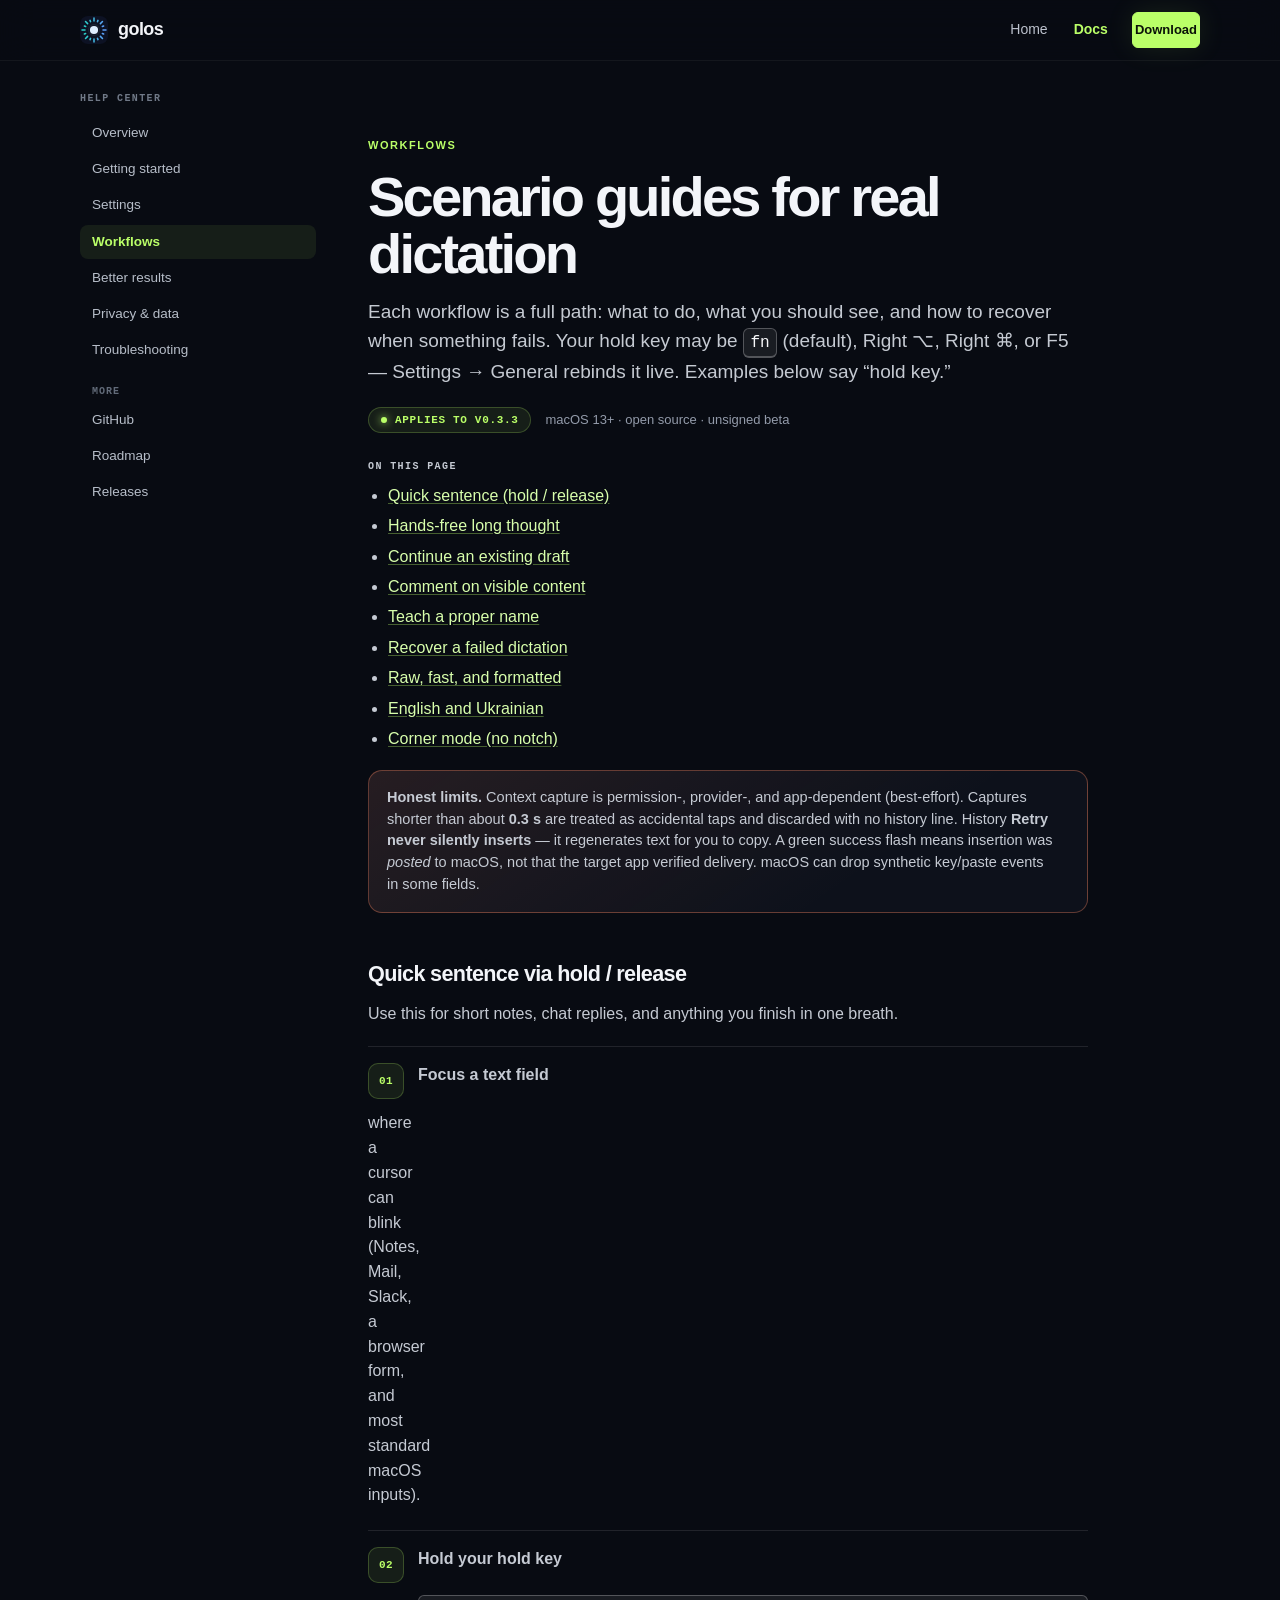
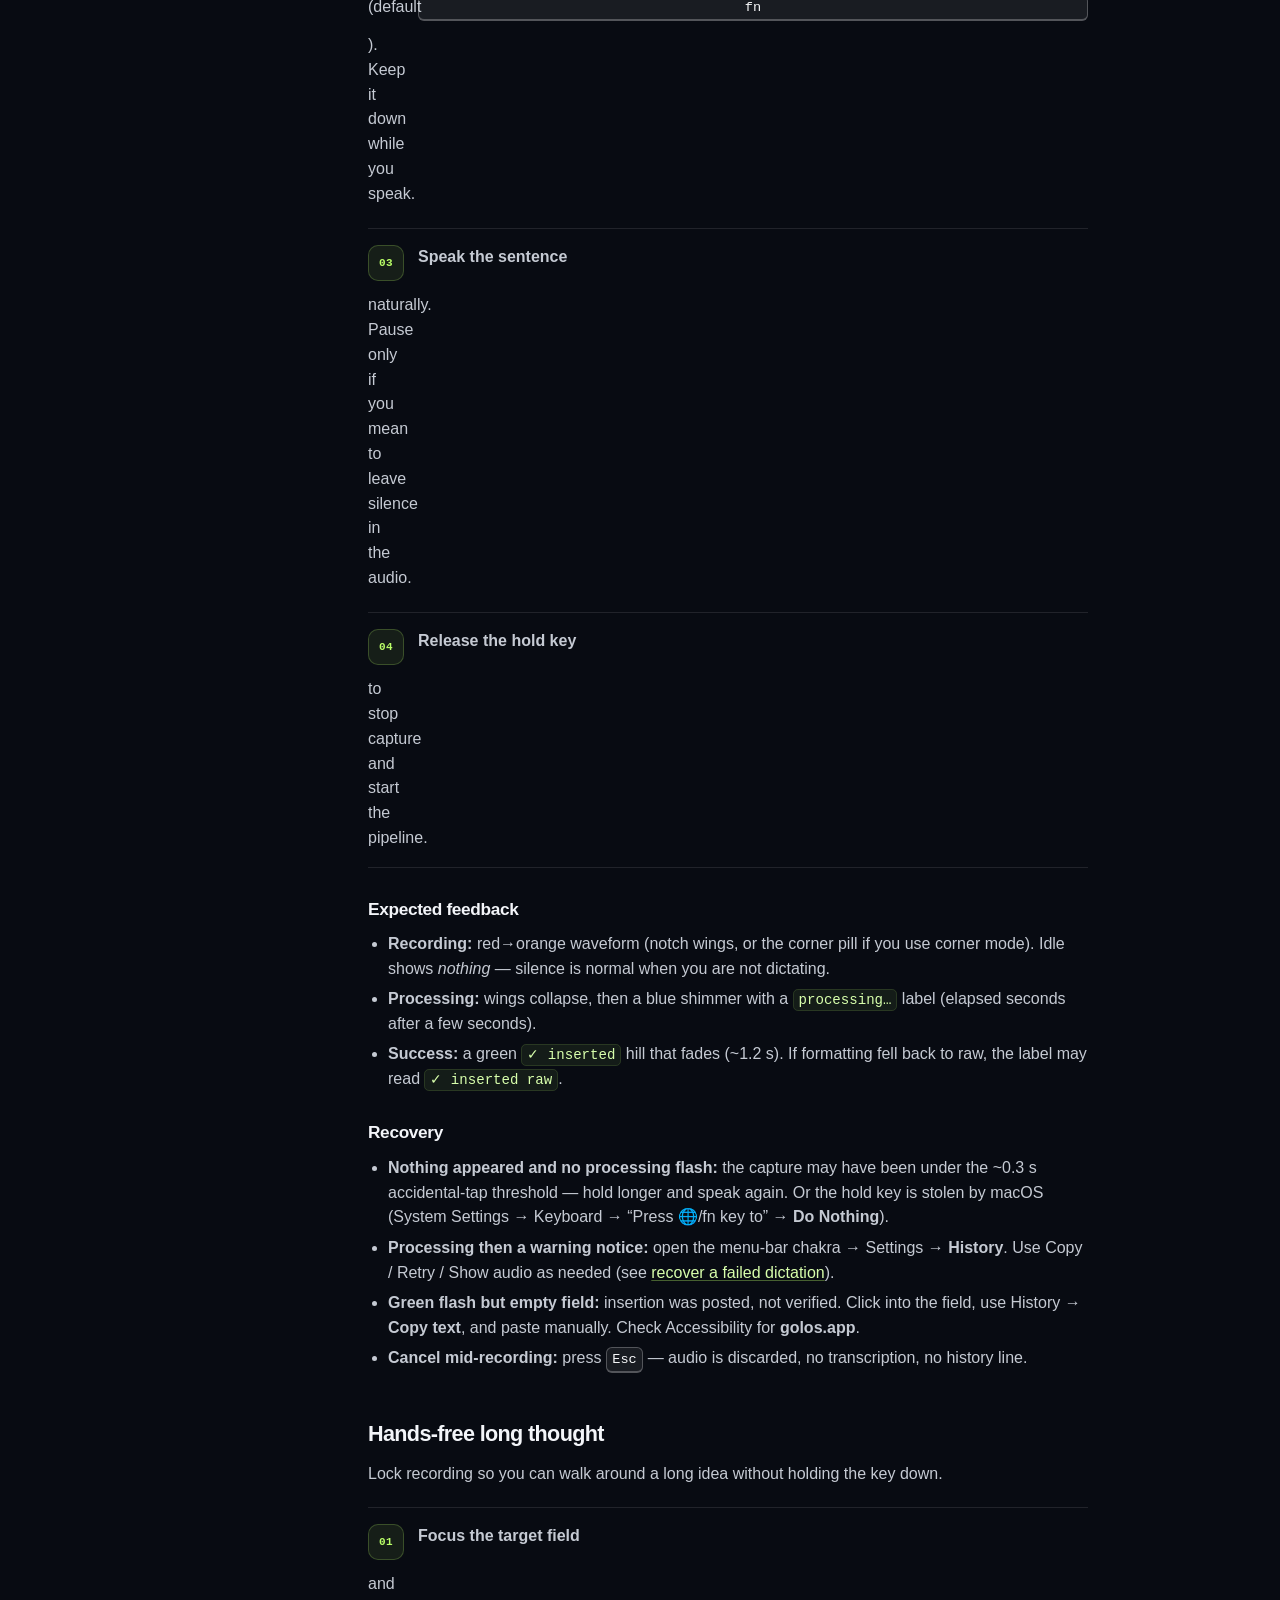
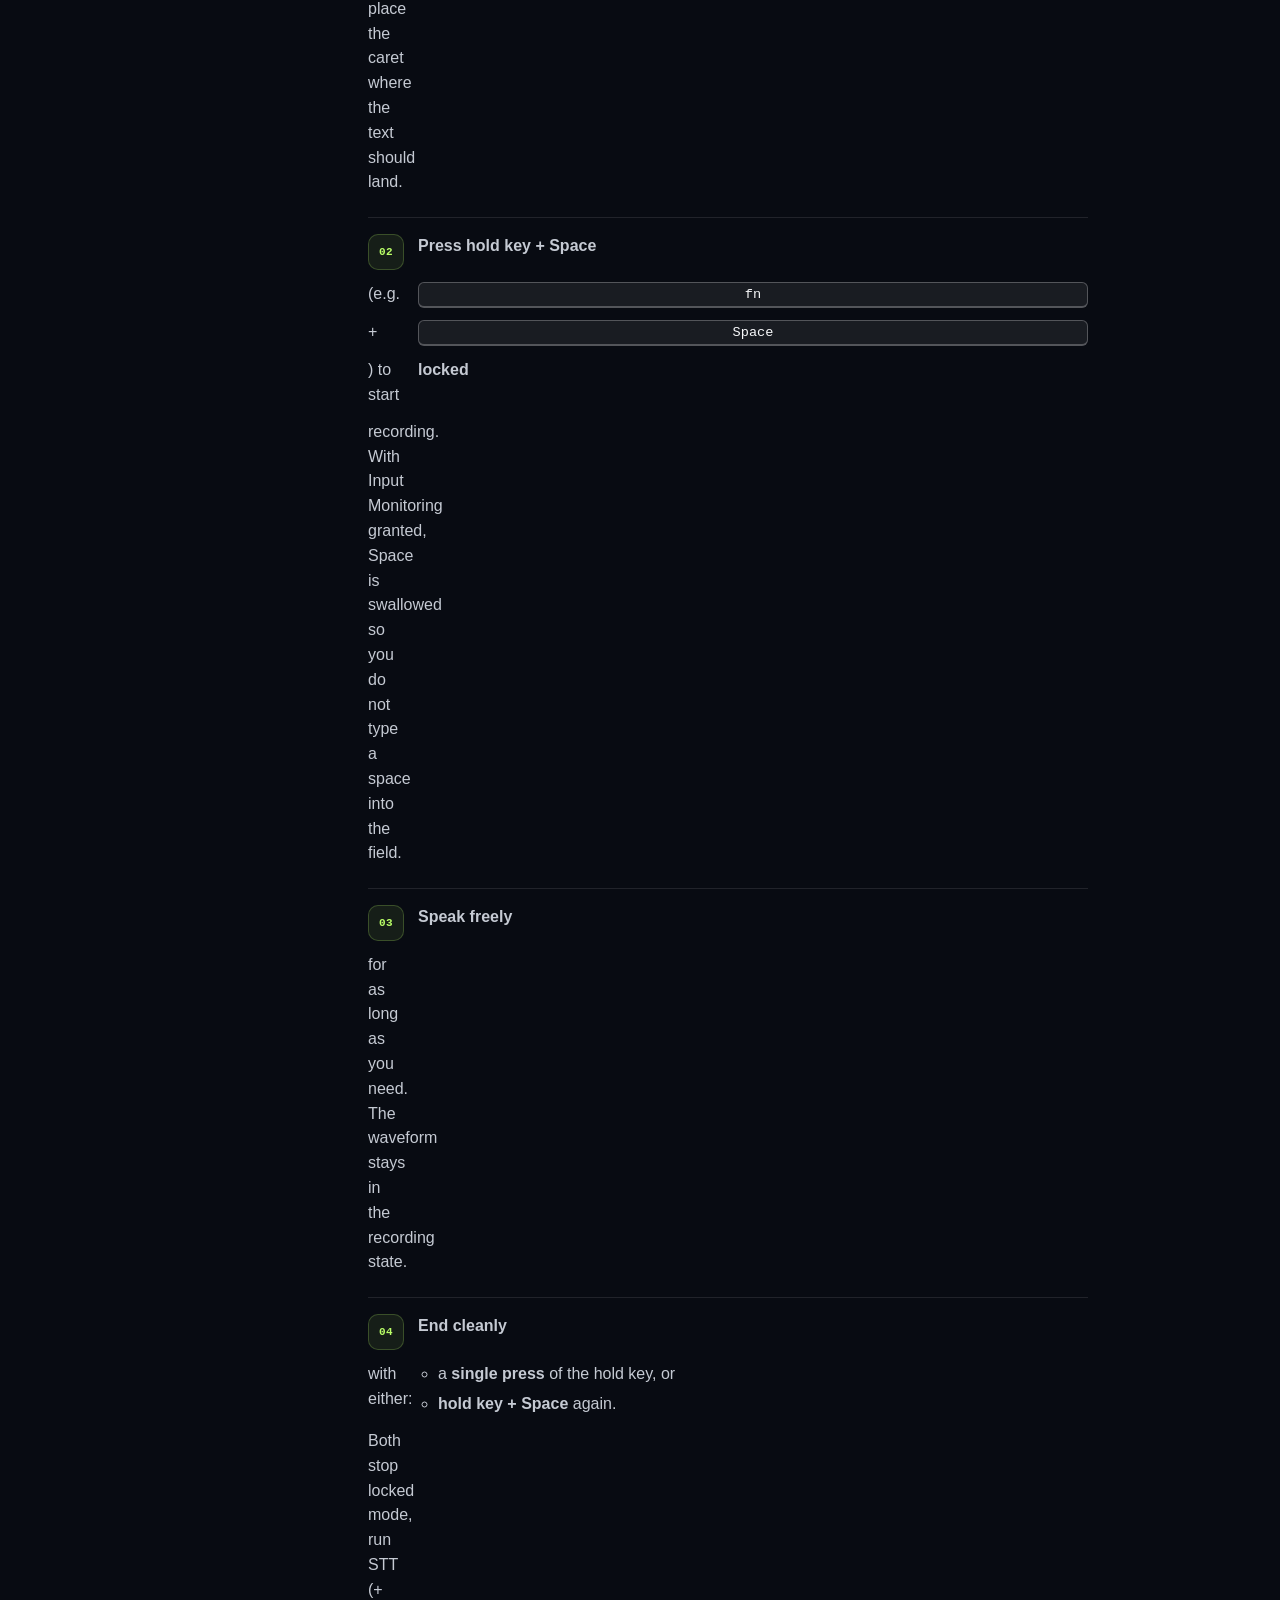
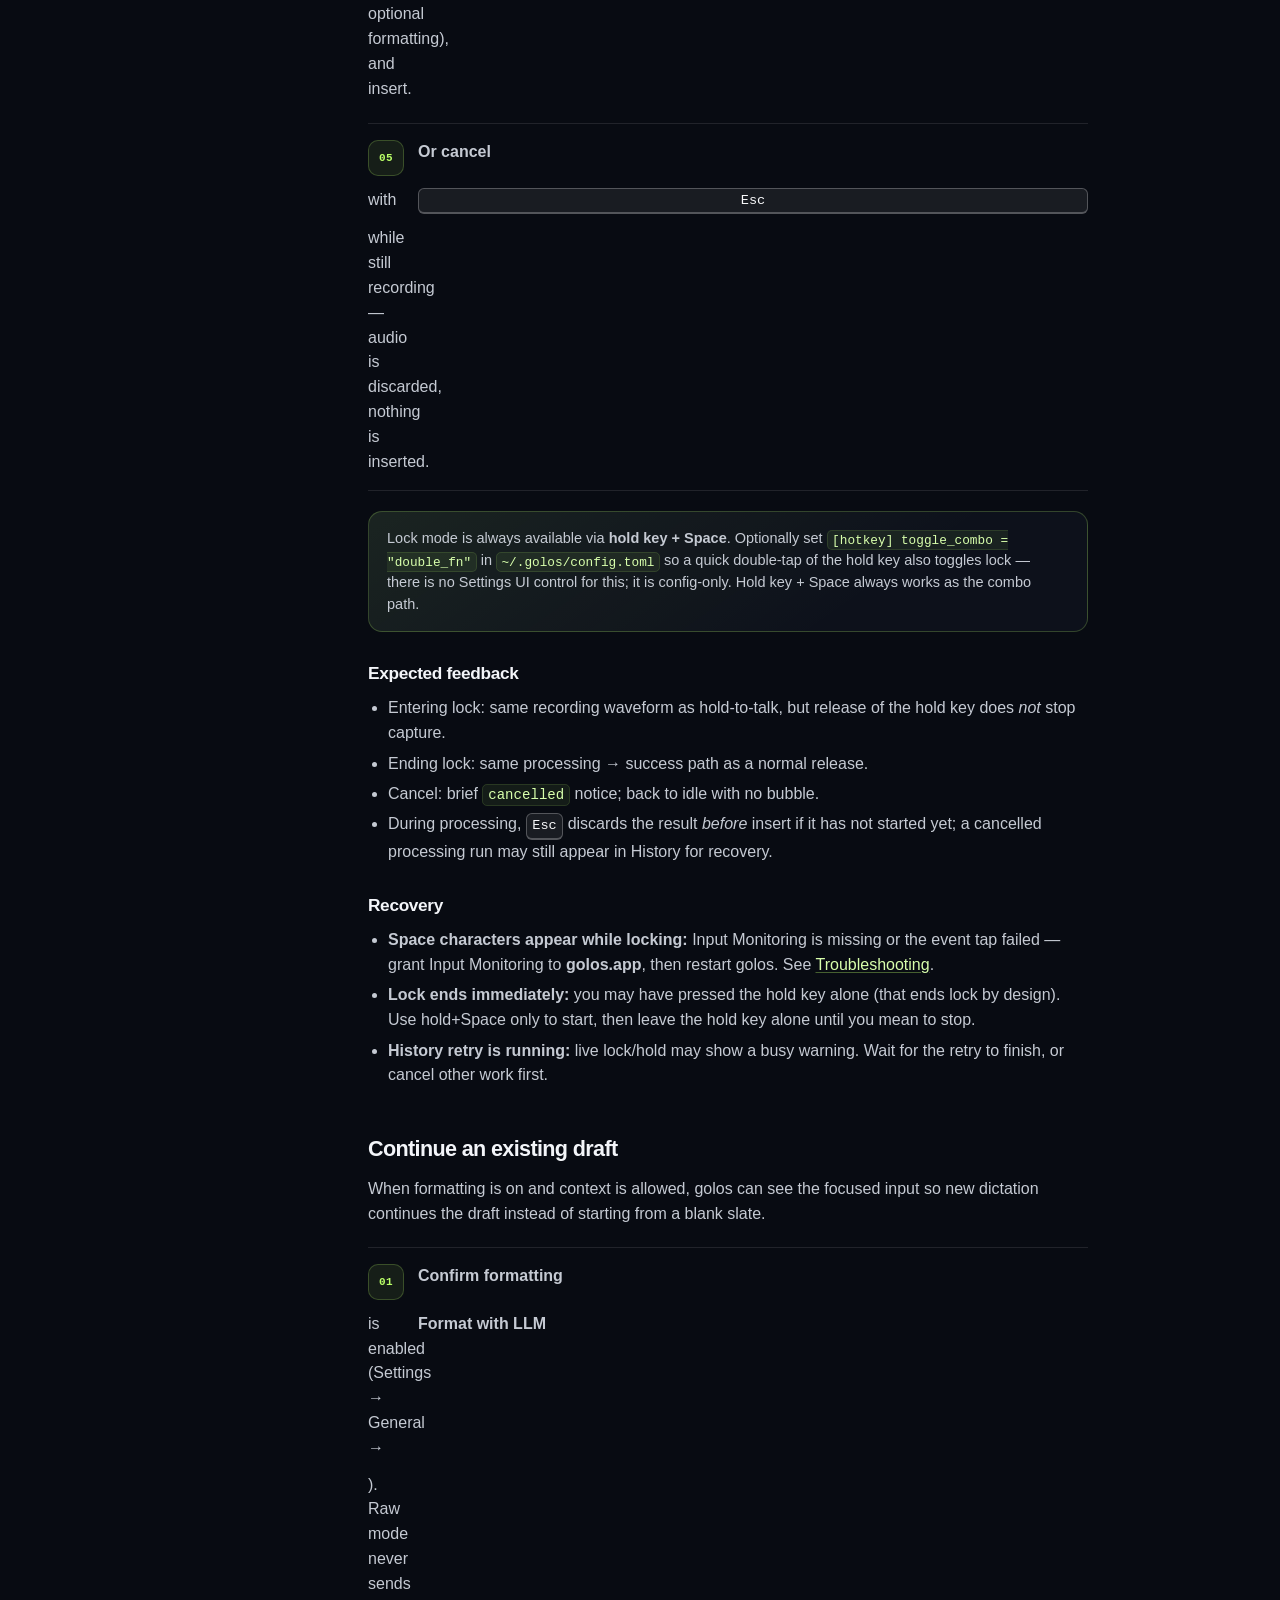
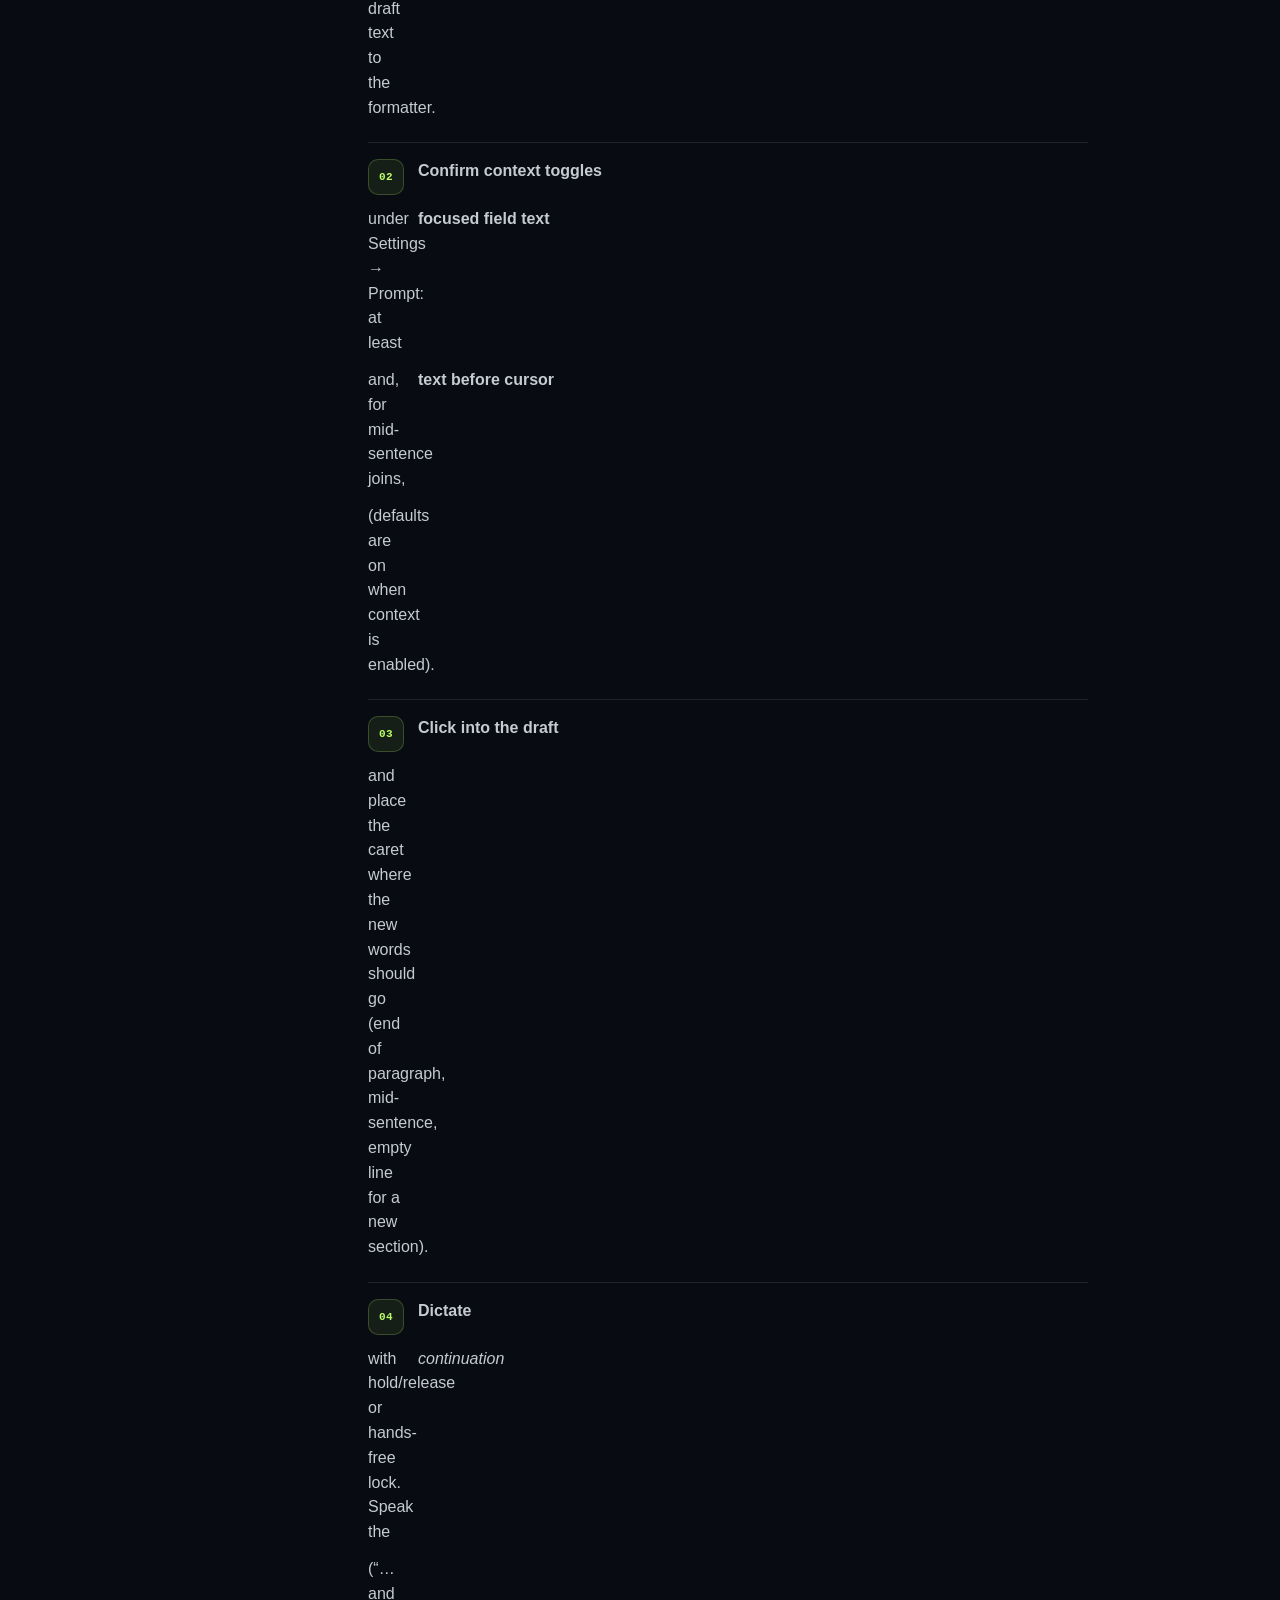
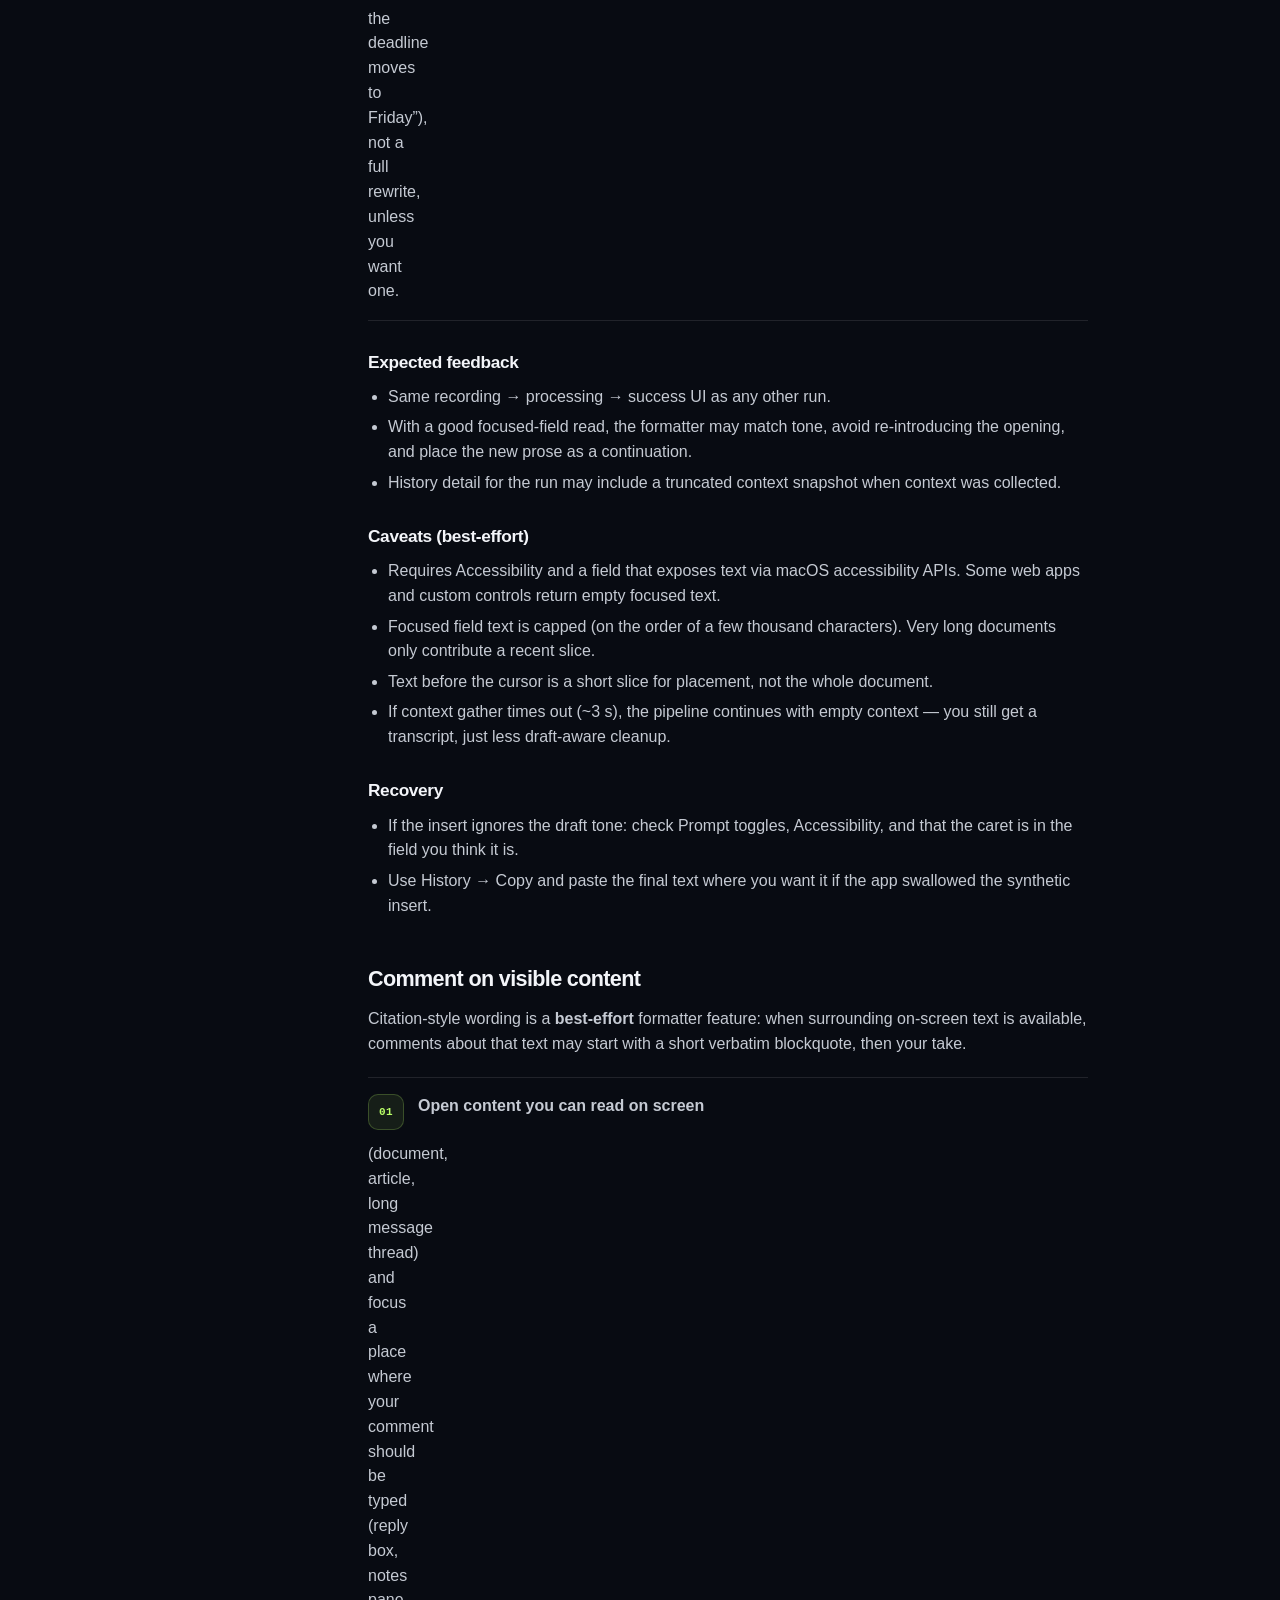
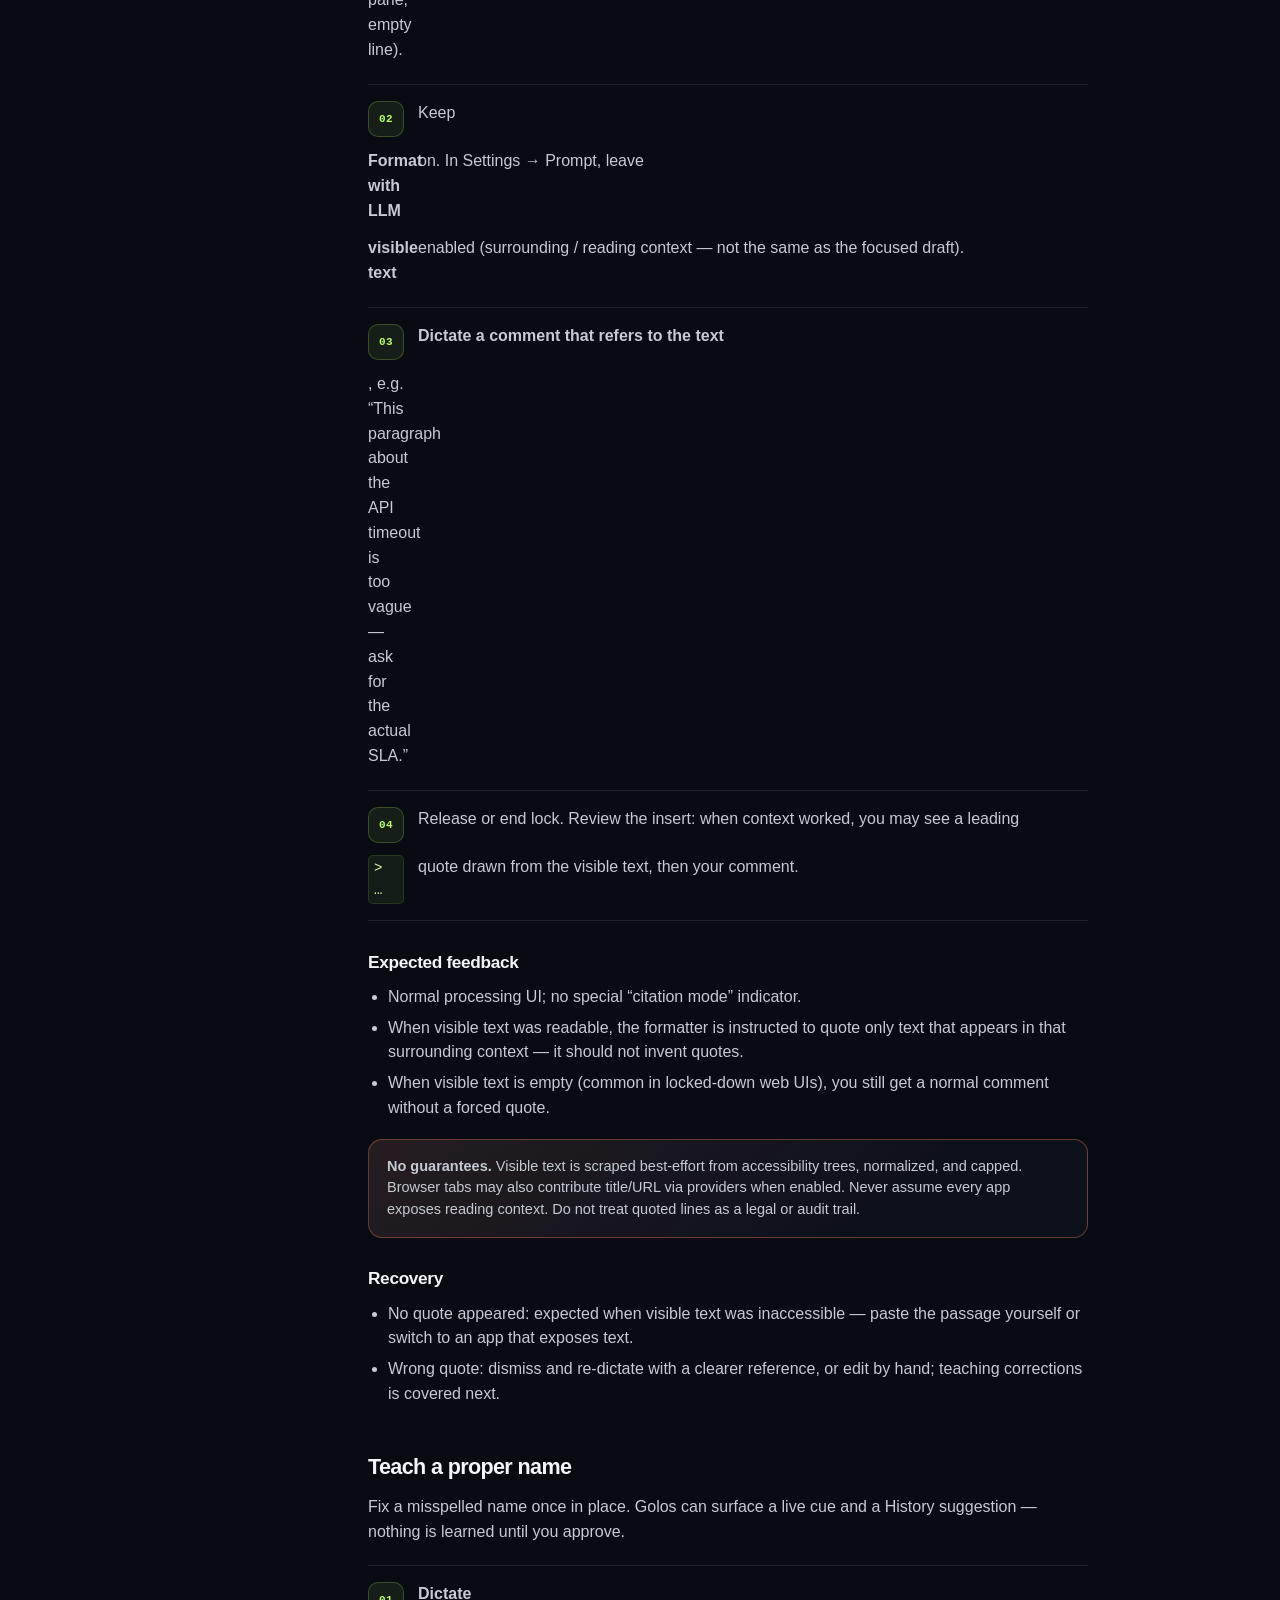
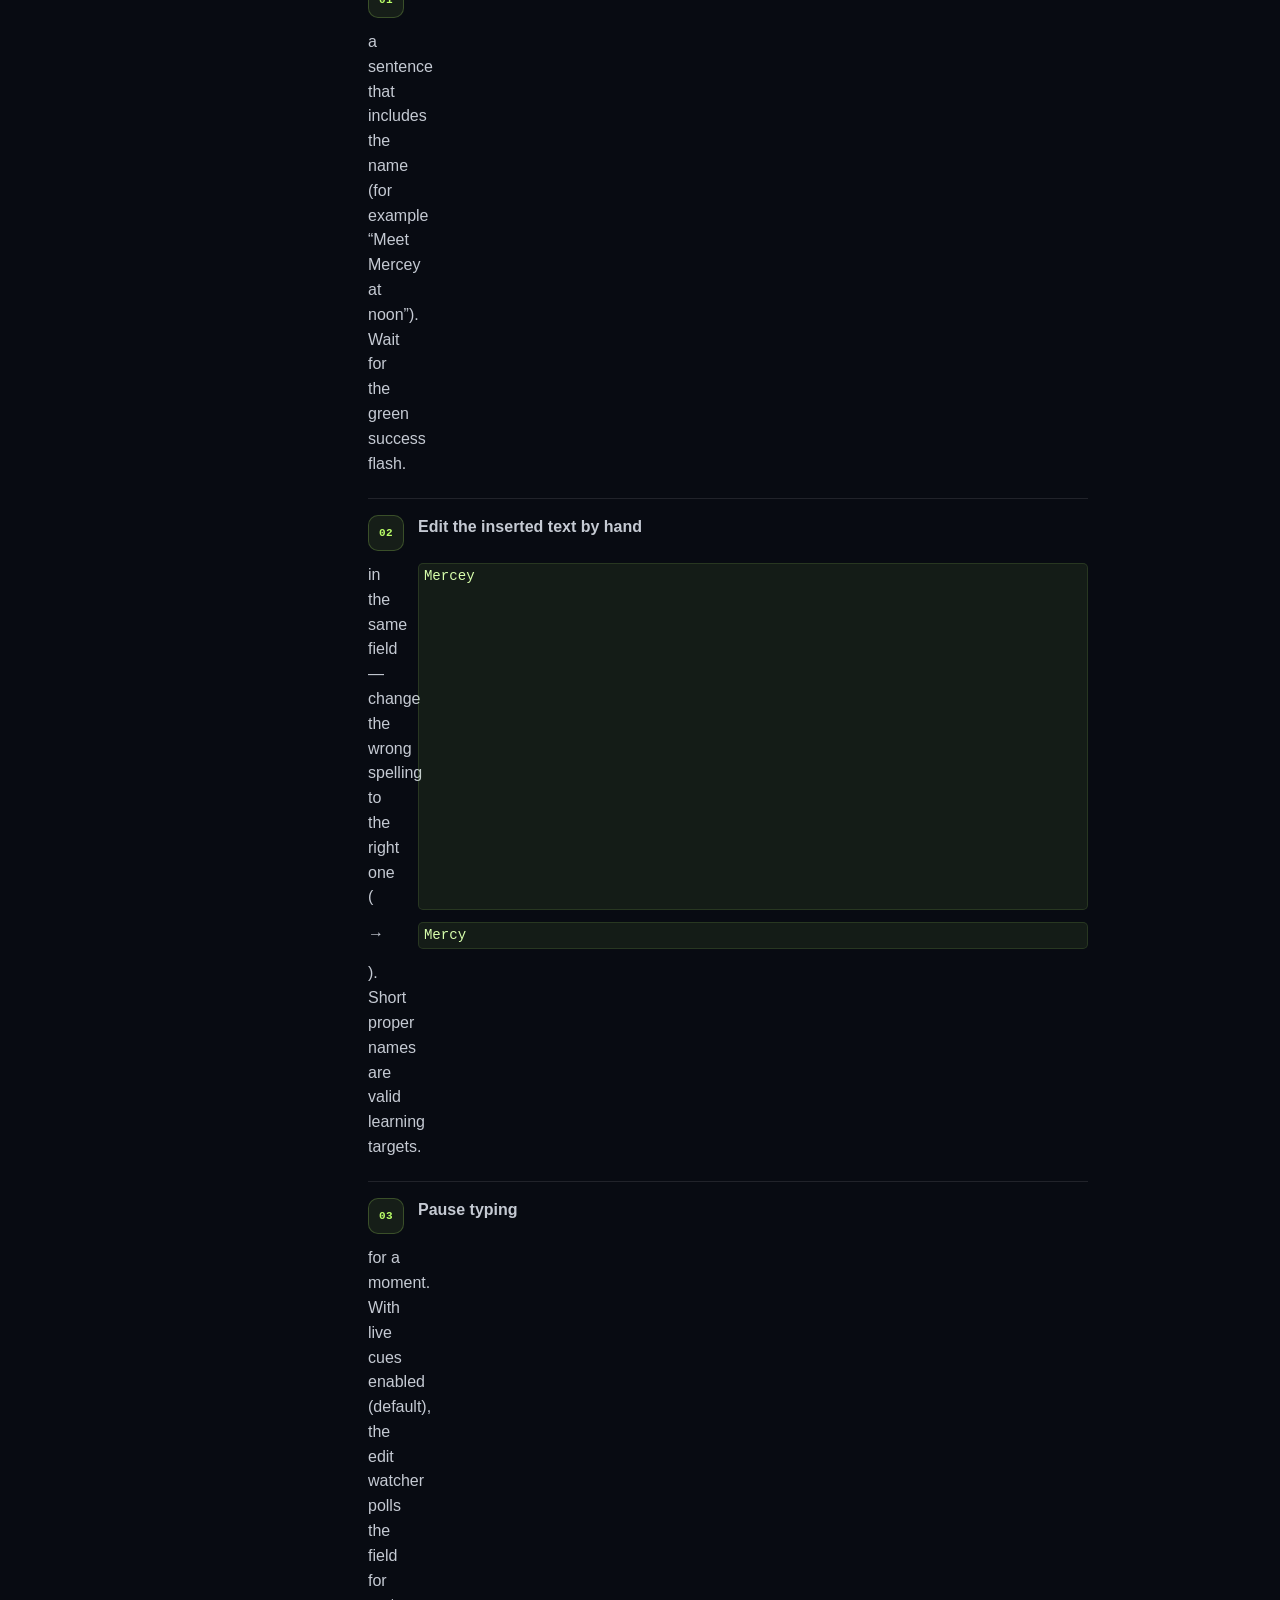
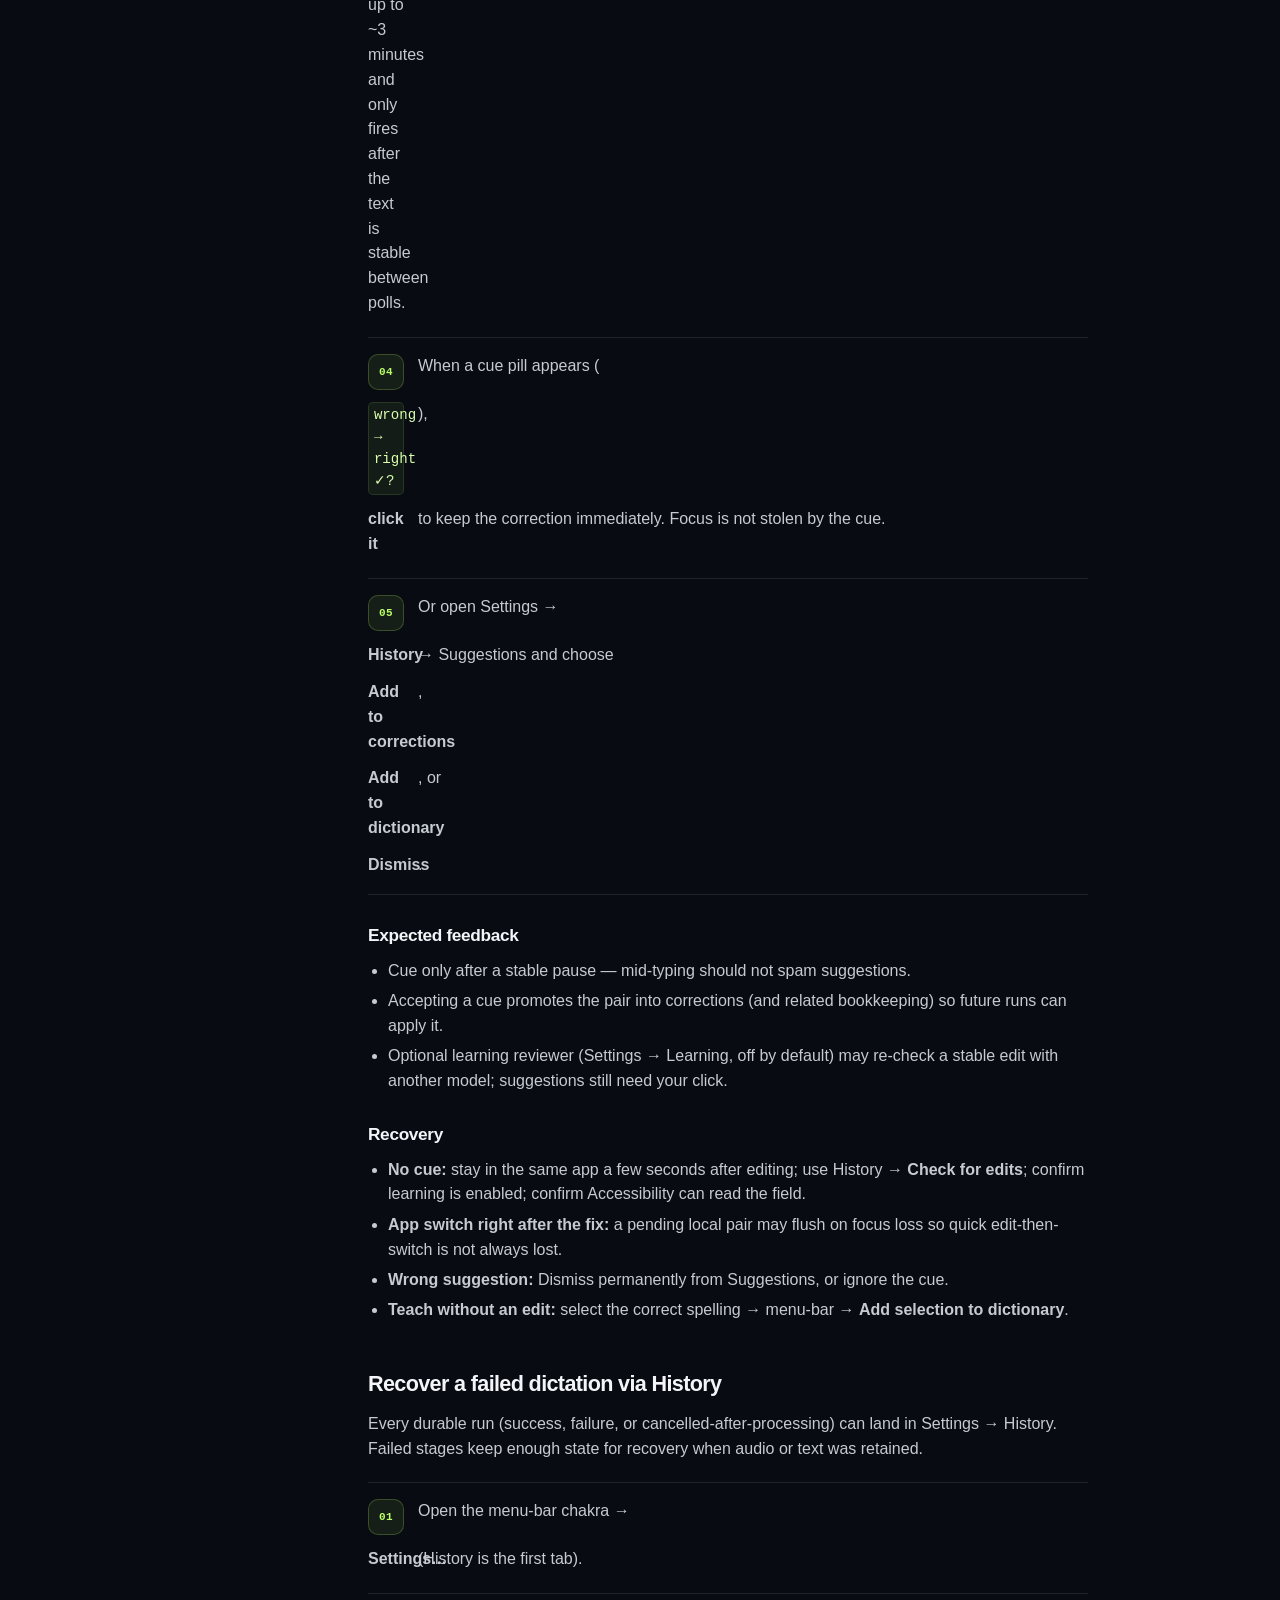
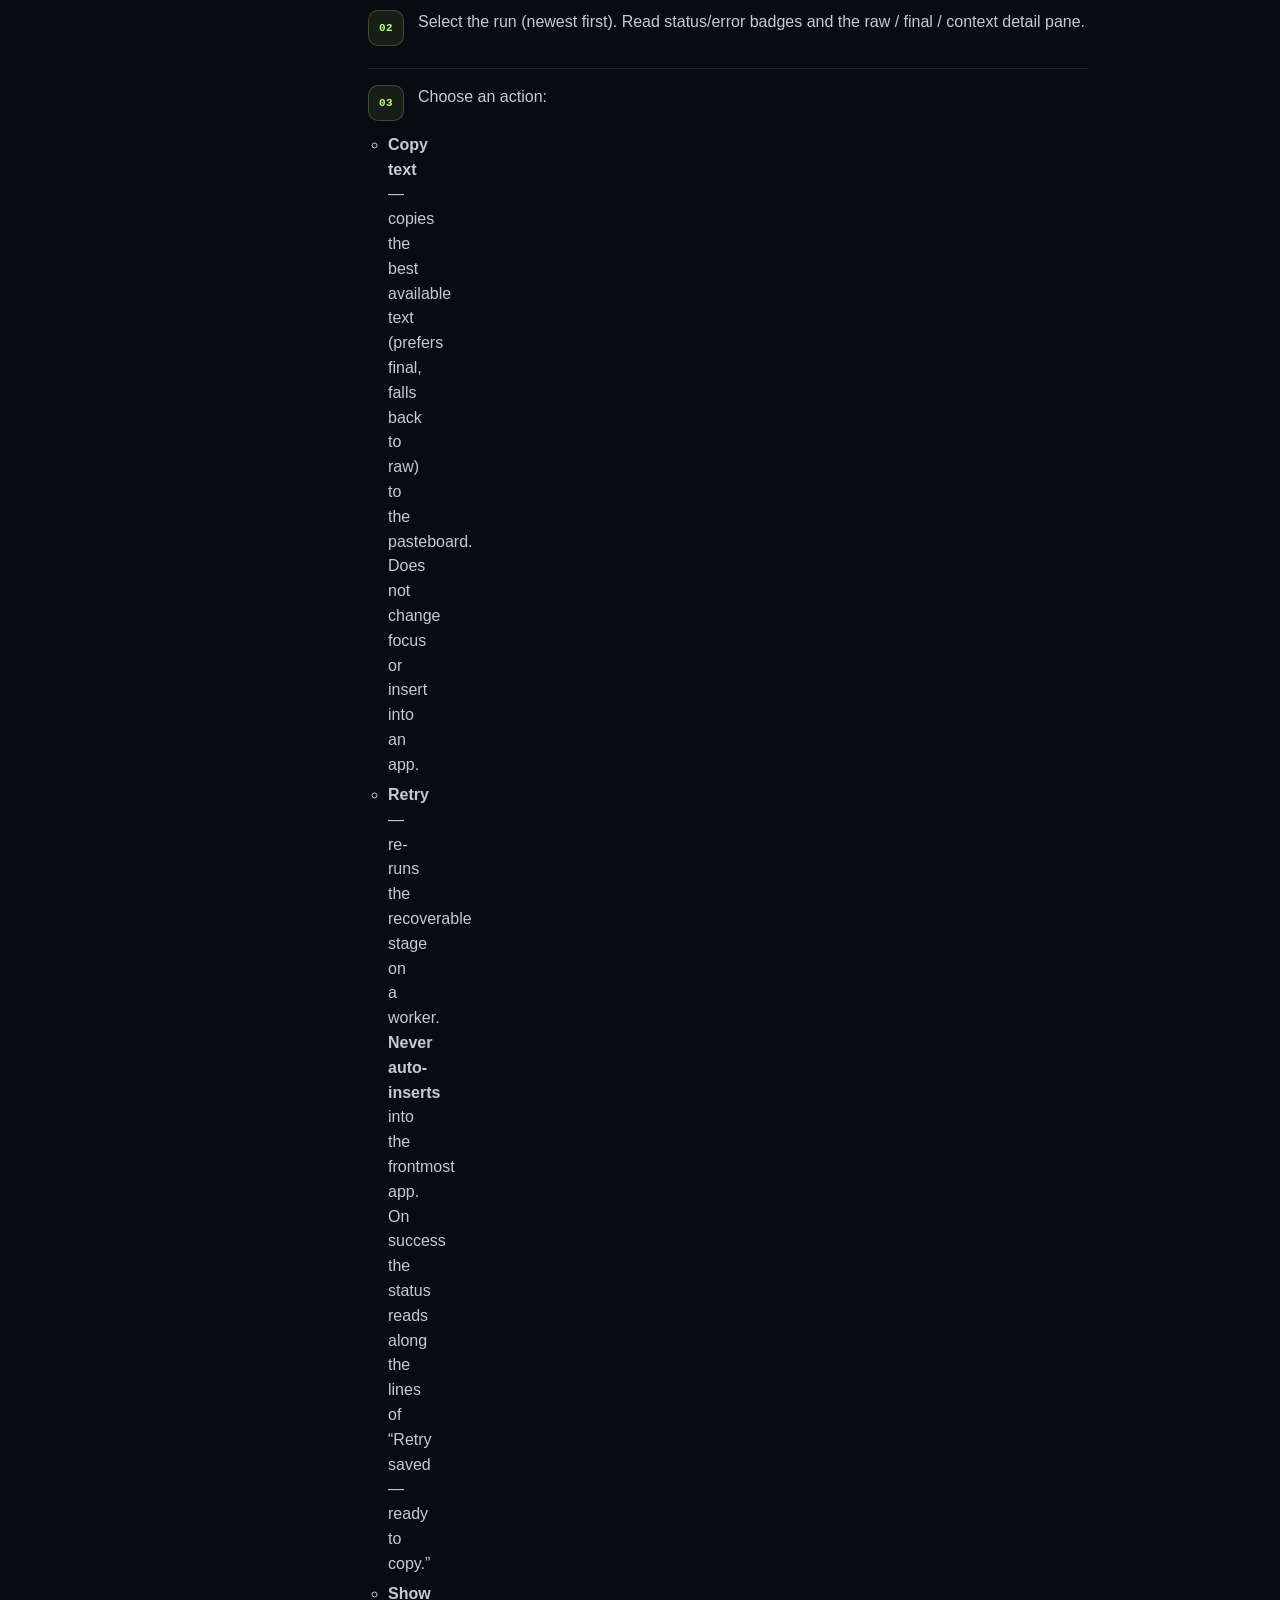
<file: site/docs/workflows/index.html>
<!doctype html>
<html lang="en">
<head>
  <meta charset="utf-8">
  <meta name="viewport" content="width=device-width, initial-scale=1">
  <meta name="description" content="Scenario-first Golos workflows: hold-to-talk, hands-free lock, draft continuation, citations, learning, History recovery, writing modes, languages, and corner mode.">
  <meta name="theme-color" content="#080b12">
  <meta property="og:title" content="Workflows — Golos Help Center">
  <meta property="og:description" content="Day-to-day Golos dictation scenarios with expected feedback and recovery paths.">
  <meta property="og:type" content="article">
  <meta property="og:url" content="https://golos.dopomogai.com/docs/workflows/">
  <title>Workflows — Golos Help Center</title>
  <link rel="canonical" href="https://golos.dopomogai.com/docs/workflows/">
  <link rel="icon" type="image/svg+xml" sizes="any" href="../../golos-mark.svg">
  <link rel="stylesheet" href="../docs.css">
</head>
<body>
  <a class="skip-link" href="#main">Skip to content</a>

  <header class="docs-nav-shell">
    <nav class="docs-nav" aria-label="Primary navigation">
      <a class="brand" href="https://golos.dopomogai.com/" aria-label="golos home">
        <img class="brand-mark" src="../../golos-mark.svg" width="28" height="28" alt="" aria-hidden="true">
        <span>golos</span>
      </a>
      <div class="docs-nav-links">
        <a href="https://golos.dopomogai.com/">Home</a>
        <a href="../" aria-current="page">Docs</a>
        <a class="button button-small" href="https://golos.dopomogai.com/#download">Download</a>
      </div>
    </nav>
  </header>

  <div class="docs-shell docs-shell--with-sidebar">
    <aside class="docs-sidebar" aria-label="Help topics">
      <p class="docs-sidebar-title">Help Center</p>
      <nav>
        <ul>
          <li><a href="../">Overview</a></li>
          <li><a href="../getting-started/">Getting started</a></li>
          <li><a href="../settings/">Settings</a></li>
          <li><a href="./" aria-current="page">Workflows</a></li>
          <li><a href="../better-results/">Better results</a></li>
          <li><a href="../privacy/">Privacy &amp; data</a></li>
          <li><a href="../troubleshooting/">Troubleshooting</a></li>
        </ul>
      </nav>
      <div class="sidebar-group">
        <span>More</span>
        <nav aria-label="Project links">
          <ul>
            <li><a href="https://github.com/Dopomogai/golos">GitHub</a></li>
            <li><a href="https://github.com/Dopomogai/golos/blob/main/docs/ROADMAP.md">Roadmap</a></li>
            <li><a href="https://github.com/Dopomogai/golos/releases/latest">Releases</a></li>
          </ul>
        </nav>
      </div>
    </aside>

    <main id="main" class="docs-article">
      <header class="page-hero">
        <p class="kicker">Workflows</p>
        <h1>Scenario guides for real dictation</h1>
        <p class="lede">
          Each workflow is a full path: what to do, what you should see, and how to recover when
          something fails. Your hold key may be <kbd>fn</kbd> (default), Right&nbsp;⌥, Right&nbsp;⌘, or&nbsp;F5 —
          Settings → General rebinds it live. Examples below say “hold key.”
        </p>
        <div class="page-hero-meta">
          <span class="version-badge" title="Documentation applies to this public beta">Applies to v0.3.3</span>
          <span class="muted" style="font-size:13px">macOS 13+ · open source · unsigned beta</span>
        </div>
      </header>

      <nav aria-label="On this page">
        <p class="docs-sidebar-title">On this page</p>
        <ul>
          <li><a href="#quick-sentence">Quick sentence (hold / release)</a></li>
          <li><a href="#hands-free">Hands-free long thought</a></li>
          <li><a href="#continue-draft">Continue an existing draft</a></li>
          <li><a href="#comment-visible">Comment on visible content</a></li>
          <li><a href="#teach-name">Teach a proper name</a></li>
          <li><a href="#recover-history">Recover a failed dictation</a></li>
          <li><a href="#writing-modes">Raw, fast, and formatted</a></li>
          <li><a href="#languages">English and Ukrainian</a></li>
          <li><a href="#corner-mode">Corner mode (no notch)</a></li>
        </ul>
      </nav>

      <div class="callout callout--warning" role="note">
        <p><strong>Honest limits.</strong> Context capture is permission-, provider-, and app-dependent (best-effort).
        Captures shorter than about <strong>0.3&nbsp;s</strong> are treated as accidental taps and discarded with no history line.
        History <strong>Retry never silently inserts</strong> — it regenerates text for you to copy.
        A green success flash means insertion was <em>posted</em> to macOS, not that the target app verified delivery.
        macOS can drop synthetic key/paste events in some fields.</p>
      </div>

      <!-- 1. Quick sentence -->
      <section class="docs-section" id="quick-sentence" aria-labelledby="quick-sentence-title">
        <h2 id="quick-sentence-title">Quick sentence via hold / release</h2>
        <p>Use this for short notes, chat replies, and anything you finish in one breath.</p>

        <ol class="step-list">
          <li>
            <strong>Focus a text field</strong> where a cursor can blink (Notes, Mail, Slack, a browser form, and most standard macOS inputs).
          </li>
          <li>
            <strong>Hold your hold key</strong> (default <kbd>fn</kbd>). Keep it down while you speak.
          </li>
          <li>
            <strong>Speak the sentence</strong> naturally. Pause only if you mean to leave silence in the audio.
          </li>
          <li>
            <strong>Release the hold key</strong> to stop capture and start the pipeline.
          </li>
        </ol>

        <h3>Expected feedback</h3>
        <ul>
          <li><strong>Recording:</strong> red→orange waveform (notch wings, or the corner pill if you use corner mode). Idle shows <em>nothing</em> — silence is normal when you are not dictating.</li>
          <li><strong>Processing:</strong> wings collapse, then a blue shimmer with a <code>processing…</code> label (elapsed seconds after a few seconds).</li>
          <li><strong>Success:</strong> a green <code>✓ inserted</code> hill that fades (~1.2&nbsp;s). If formatting fell back to raw, the label may read <code>✓ inserted raw</code>.</li>
        </ul>

        <h3>Recovery</h3>
        <ul>
          <li><strong>Nothing appeared and no processing flash:</strong> the capture may have been under the ~0.3&nbsp;s accidental-tap threshold — hold longer and speak again. Or the hold key is stolen by macOS (System Settings → Keyboard → “Press 🌐/fn key to” → <strong>Do Nothing</strong>).</li>
          <li><strong>Processing then a warning notice:</strong> open the menu-bar chakra → Settings → <strong>History</strong>. Use Copy / Retry / Show audio as needed (see <a href="#recover-history">recover a failed dictation</a>).</li>
          <li><strong>Green flash but empty field:</strong> insertion was posted, not verified. Click into the field, use History → <strong>Copy text</strong>, and paste manually. Check Accessibility for <strong>golos.app</strong>.</li>
          <li><strong>Cancel mid-recording:</strong> press <kbd>Esc</kbd> — audio is discarded, no transcription, no history line.</li>
        </ul>
      </section>

      <!-- 2. Hands-free -->
      <section class="docs-section" id="hands-free" aria-labelledby="hands-free-title">
        <h2 id="hands-free-title">Hands-free long thought</h2>
        <p>Lock recording so you can walk around a long idea without holding the key down.</p>

        <ol class="step-list">
          <li>
            <strong>Focus the target field</strong> and place the caret where the text should land.
          </li>
          <li>
            <strong>Press hold key + Space</strong> (e.g. <kbd>fn</kbd>+<kbd>Space</kbd>) to start <strong>locked</strong> recording.
            With Input Monitoring granted, Space is swallowed so you do not type a space into the field.
          </li>
          <li>
            <strong>Speak freely</strong> for as long as you need. The waveform stays in the recording state.
          </li>
          <li>
            <strong>End cleanly</strong> with either:
            <ul>
              <li>a <strong>single press</strong> of the hold key, or</li>
              <li><strong>hold key + Space</strong> again.</li>
            </ul>
            Both stop locked mode, run STT (+ optional formatting), and insert.
          </li>
          <li>
            <strong>Or cancel</strong> with <kbd>Esc</kbd> while still recording — audio is discarded, nothing is inserted.
          </li>
        </ol>

        <div class="callout callout--tip">
          <p>Lock mode is always available via <strong>hold key + Space</strong>. Optionally set
          <code>[hotkey] toggle_combo = "double_fn"</code> in
          <code>~/.golos/config.toml</code> so a quick double-tap of the hold key also
          toggles lock — there is no Settings UI control for this; it is config-only.
          Hold key + Space always works as the combo path.</p>
        </div>

        <h3>Expected feedback</h3>
        <ul>
          <li>Entering lock: same recording waveform as hold-to-talk, but release of the hold key does <em>not</em> stop capture.</li>
          <li>Ending lock: same processing → success path as a normal release.</li>
          <li>Cancel: brief <code>cancelled</code> notice; back to idle with no bubble.</li>
          <li>During processing, <kbd>Esc</kbd> discards the result <em>before</em> insert if it has not started yet; a cancelled processing run may still appear in History for recovery.</li>
        </ul>

        <h3>Recovery</h3>
        <ul>
          <li><strong>Space characters appear while locking:</strong> Input Monitoring is missing or the event tap failed — grant Input Monitoring to <strong>golos.app</strong>, then restart golos. See <a href="../troubleshooting/">Troubleshooting</a>.</li>
          <li><strong>Lock ends immediately:</strong> you may have pressed the hold key alone (that ends lock by design). Use hold+Space only to start, then leave the hold key alone until you mean to stop.</li>
          <li><strong>History retry is running:</strong> live lock/hold may show a busy warning. Wait for the retry to finish, or cancel other work first.</li>
        </ul>
      </section>

      <!-- 3. Continue draft -->
      <section class="docs-section" id="continue-draft" aria-labelledby="continue-draft-title">
        <h2 id="continue-draft-title">Continue an existing draft</h2>
        <p>
          When formatting is on and context is allowed, golos can see the focused input so new dictation
          continues the draft instead of starting from a blank slate.
        </p>

        <ol class="step-list">
          <li>
            <strong>Confirm formatting</strong> is enabled (Settings → General → <strong>Format with LLM</strong>).
            Raw mode never sends draft text to the formatter.
          </li>
          <li>
            <strong>Confirm context toggles</strong> under Settings → Prompt: at least
            <strong>focused field text</strong> and, for mid-sentence joins, <strong>text before cursor</strong>
            (defaults are on when context is enabled).
          </li>
          <li>
            <strong>Click into the draft</strong> and place the caret where the new words should go
            (end of paragraph, mid-sentence, empty line for a new section).
          </li>
          <li>
            <strong>Dictate</strong> with hold/release or hands-free lock. Speak the <em>continuation</em>
            (“…and the deadline moves to Friday”), not a full rewrite, unless you want one.
          </li>
        </ol>

        <h3>Expected feedback</h3>
        <ul>
          <li>Same recording → processing → success UI as any other run.</li>
          <li>With a good focused-field read, the formatter may match tone, avoid re-introducing the opening, and place the new prose as a continuation.</li>
          <li>History detail for the run may include a truncated context snapshot when context was collected.</li>
        </ul>

        <h3>Caveats (best-effort)</h3>
        <ul>
          <li>Requires Accessibility and a field that exposes text via macOS accessibility APIs. Some web apps and custom controls return empty focused text.</li>
          <li>Focused field text is capped (on the order of a few thousand characters). Very long documents only contribute a recent slice.</li>
          <li>Text before the cursor is a short slice for placement, not the whole document.</li>
          <li>If context gather times out (~3&nbsp;s), the pipeline continues with empty context — you still get a transcript, just less draft-aware cleanup.</li>
        </ul>

        <h3>Recovery</h3>
        <ul>
          <li>If the insert ignores the draft tone: check Prompt toggles, Accessibility, and that the caret is in the field you think it is.</li>
          <li>Use History → Copy and paste the final text where you want it if the app swallowed the synthetic insert.</li>
        </ul>
      </section>

      <!-- 4. Comment on visible content -->
      <section class="docs-section" id="comment-visible" aria-labelledby="comment-visible-title">
        <h2 id="comment-visible-title">Comment on visible content</h2>
        <p>
          Citation-style wording is a <strong>best-effort</strong> formatter feature: when surrounding on-screen
          text is available, comments about that text may start with a short verbatim blockquote, then your take.
        </p>

        <ol class="step-list">
          <li>
            <strong>Open content you can read on screen</strong> (document, article, long message thread)
            and focus a place where your comment should be typed (reply box, notes pane, empty line).
          </li>
          <li>
            Keep <strong>Format with LLM</strong> on. In Settings → Prompt, leave
            <strong>visible text</strong> enabled (surrounding / reading context — not the same as the focused draft).
          </li>
          <li>
            <strong>Dictate a comment that refers to the text</strong>, e.g.
            “This paragraph about the API timeout is too vague — ask for the actual SLA.”
          </li>
          <li>
            Release or end lock. Review the insert: when context worked, you may see a leading
            <code>&gt; …</code> quote drawn from the visible text, then your comment.
          </li>
        </ol>

        <h3>Expected feedback</h3>
        <ul>
          <li>Normal processing UI; no special “citation mode” indicator.</li>
          <li>When visible text was readable, the formatter is instructed to quote only text that appears in that surrounding context — it should not invent quotes.</li>
          <li>When visible text is empty (common in locked-down web UIs), you still get a normal comment without a forced quote.</li>
        </ul>

        <div class="callout callout--warning">
          <p><strong>No guarantees.</strong> Visible text is scraped best-effort from accessibility trees, normalized, and capped. Browser tabs may also contribute title/URL via providers when enabled. Never assume every app exposes reading context. Do not treat quoted lines as a legal or audit trail.</p>
        </div>

        <h3>Recovery</h3>
        <ul>
          <li>No quote appeared: expected when visible text was inaccessible — paste the passage yourself or switch to an app that exposes text.</li>
          <li>Wrong quote: dismiss and re-dictate with a clearer reference, or edit by hand; teaching corrections is covered next.</li>
        </ul>
      </section>

      <!-- 5. Teach a proper name -->
      <section class="docs-section" id="teach-name" aria-labelledby="teach-name-title">
        <h2 id="teach-name-title">Teach a proper name</h2>
        <p>
          Fix a misspelled name once in place. Golos can surface a live cue and a History suggestion —
          nothing is learned until you approve.
        </p>

        <ol class="step-list">
          <li>
            <strong>Dictate</strong> a sentence that includes the name (for example “Meet Mercey at noon”).
            Wait for the green success flash.
          </li>
          <li>
            <strong>Edit the inserted text by hand</strong> in the same field — change the wrong spelling
            to the right one (<code>Mercey</code> → <code>Mercy</code>). Short proper names are valid learning targets.
          </li>
          <li>
            <strong>Pause typing</strong> for a moment. With live cues enabled (default), the edit watcher
            polls the field for up to ~3 minutes and only fires after the text is stable between polls.
          </li>
          <li>
            When a cue pill appears (<code>wrong → right ✓?</code>), <strong>click it</strong> to keep the
            correction immediately. Focus is not stolen by the cue.
          </li>
          <li>
            Or open Settings → <strong>History</strong> → Suggestions and choose
            <strong>Add to corrections</strong>, <strong>Add to dictionary</strong>, or <strong>Dismiss</strong>.
          </li>
        </ol>

        <h3>Expected feedback</h3>
        <ul>
          <li>Cue only after a stable pause — mid-typing should not spam suggestions.</li>
          <li>Accepting a cue promotes the pair into corrections (and related bookkeeping) so future runs can apply it.</li>
          <li>Optional learning reviewer (Settings → Learning, off by default) may re-check a stable edit with another model; suggestions still need your click.</li>
        </ul>

        <h3>Recovery</h3>
        <ul>
          <li><strong>No cue:</strong> stay in the same app a few seconds after editing; use History → <strong>Check for edits</strong>; confirm learning is enabled; confirm Accessibility can read the field.</li>
          <li><strong>App switch right after the fix:</strong> a pending local pair may flush on focus loss so quick edit-then-switch is not always lost.</li>
          <li><strong>Wrong suggestion:</strong> Dismiss permanently from Suggestions, or ignore the cue.</li>
          <li><strong>Teach without an edit:</strong> select the correct spelling → menu-bar → <strong>Add selection to dictionary</strong>.</li>
        </ul>
      </section>

      <!-- 6. Recover failed dictation -->
      <section class="docs-section" id="recover-history" aria-labelledby="recover-history-title">
        <h2 id="recover-history-title">Recover a failed dictation via History</h2>
        <p>
          Every durable run (success, failure, or cancelled-after-processing) can land in
          Settings → History. Failed stages keep enough state for recovery when audio or text was retained.
        </p>

        <ol class="step-list">
          <li>
            Open the menu-bar chakra → <strong>Settings…</strong> (History is the first tab).
          </li>
          <li>
            Select the run (newest first). Read status/error badges and the raw / final / context detail pane.
          </li>
          <li>
            Choose an action:
            <ul>
              <li><strong>Copy text</strong> — copies the best available text (prefers final, falls back to raw) to the pasteboard. Does not change focus or insert into an app.</li>
              <li><strong>Retry</strong> — re-runs the recoverable stage on a worker. <strong>Never auto-inserts</strong> into the frontmost app. On success the status reads along the lines of “Retry saved — ready to copy.”</li>
              <li><strong>Show audio</strong> — reveals the retained WAV in Finder when <code>[audio] keep_recordings</code> left a file on disk (default on).</li>
            </ul>
          </li>
          <li>
            After a successful Retry, select the new attempt if needed, <strong>Copy text</strong>, click the target field, and paste.
          </li>
        </ol>

        <h3>What Retry can do</h3>
        <div class="table-wrap">
          <table class="comparison-table">
            <thead>
              <tr>
                <th>Situation</th>
                <th>Needs</th>
                <th>Result</th>
              </tr>
            </thead>
            <tbody>
              <tr>
                <td>STT failed</td>
                <td>WAV still on disk</td>
                <td>New transcript attempt (no silent insert)</td>
              </tr>
              <tr>
                <td>Format failed / re-format</td>
                <td>Stored raw text</td>
                <td>New final text for copy</td>
              </tr>
              <tr>
                <td>Insert failed</td>
                <td>Stored final or raw</td>
                <td>Text ready to copy; you paste deliberately</td>
              </tr>
              <tr>
                <td>Accidental tap (&lt; ~0.3&nbsp;s)</td>
                <td>—</td>
                <td>No history line; nothing to retry — dictate again</td>
              </tr>
            </tbody>
          </table>
        </div>

        <h3>Expected feedback</h3>
        <ul>
          <li>Live notices after a bad run often point you here (“open History…”, “couldn’t insert — open History to copy”).</li>
          <li>If a live dictation is in progress, Retry may report busy and append no attempt line.</li>
          <li>Original failure lines are kept; retries append linked attempts.</li>
        </ul>

        <h3>Recovery of recovery</h3>
        <ul>
          <li><strong>No retained audio:</strong> STT cannot be re-run (privacy: golos does not invent audio). Re-speak, or enable keep recordings for next time.</li>
          <li><strong>No text to copy:</strong> empty STT with no recoverable audio — re-dictate.</li>
          <li><strong>Show audio disabled path:</strong> status “No retained audio” when the file is missing or retention was off.</li>
        </ul>
      </section>

      <!-- 7. Writing modes -->
      <section class="docs-section" id="writing-modes" aria-labelledby="writing-modes-title">
        <h2 id="writing-modes-title">Switch between raw, fast, and formatted</h2>
        <p>Three useful speeds — all controlled from Settings → General (Save applies live).</p>

        <div class="table-wrap">
          <table class="comparison-table">
            <thead>
              <tr>
                <th>Mode</th>
                <th>How to enable</th>
                <th>What happens</th>
                <th>Best for</th>
              </tr>
            </thead>
            <tbody>
              <tr>
                <td><strong>Raw</strong></td>
                <td>Uncheck <strong>Format with LLM</strong></td>
                <td>STT only; transcript inserts as recognized. Formatter and context sharing for formatting are skipped.</td>
                <td>Maximum speed, minimal cloud text sharing after STT</td>
              </tr>
              <tr>
                <td><strong>Fast</strong></td>
                <td>Format on + check <strong>Fast mode</strong></td>
                <td>Short single-line dictations (default ≤&nbsp;10 words) skip the LLM; literal corrections still apply locally. Longer lines still format.</td>
                <td>Quick replies with occasional polish on longer takes</td>
              </tr>
              <tr>
                <td><strong>Formatted</strong></td>
                <td>Format on; Fast off (or speak longer than the fast threshold)</td>
                <td>LLM cleanup: fillers, punctuation, lists, corrections, tone/context when allowed</td>
                <td>Email, docs, structured thoughts</td>
              </tr>
            </tbody>
          </table>
        </div>

        <ol class="step-list">
          <li>Open Settings → <strong>General</strong>.</li>
          <li>Toggle <strong>Format with LLM</strong> and/or <strong>Fast mode</strong>.</li>
          <li>Save, then run a quick test sentence into a scratch field.</li>
        </ol>

        <h3>Expected feedback</h3>
        <ul>
          <li>Raw and fast paths usually feel snappier; full format adds roughly a second or more depending on network and model.</li>
          <li>History rows can carry a <code>fast</code> flag when the short-path skipped the LLM.</li>
          <li>Cloud STT still sends audio when you use an OpenRouter (or other cloud) backend — turning formatting off does not make cloud STT local.</li>
        </ul>

        <h3>Recovery</h3>
        <ul>
          <li>Over-aggressive cleanup: switch to raw or fast for that app, or fix by hand and teach a correction.</li>
          <li>Format errors that still insert: you may see <code>✓ inserted raw</code> when the pipeline fell back after a format problem.</li>
        </ul>
      </section>

      <!-- 8. Languages -->
      <section class="docs-section" id="languages" aria-labelledby="languages-title">
        <h2 id="languages-title">Dictate English and Ukrainian</h2>
        <p>
          Golos accepts a comma-separated language list for STT. Bilingual EN/UK is a common setup;
          exact recognition quality depends on the selected model and backend.
        </p>

        <ol class="step-list">
          <li>Open Settings → <strong>General</strong>.</li>
          <li>In <strong>Languages</strong>, enter <code>en, uk</code> (placeholder text matches this pattern). Leave empty for model auto-detect when the backend supports it.</li>
          <li>Save. Dictate a short English phrase, then a short Ukrainian phrase, into a test field.</li>
          <li>If one language is consistently weak, try another STT model from the curated OpenRouter list, or (Apple Silicon) an on-device model after an explicit local download — then re-test on <em>your</em> voice.</li>
        </ol>

        <h3>Expected feedback</h3>
        <ul>
          <li>No separate language indicator in the notch/pill — quality shows up in the transcript.</li>
          <li>Dictionary terms still bias recognition for names and domain words across languages you use.</li>
        </ul>

        <h3>Recovery</h3>
        <ul>
          <li>Mixed-language garble: set explicit <code>en, uk</code> instead of empty auto-detect, or dictate one language per run.</li>
          <li>Ukrainian punctuation or transliteration issues: keep formatting on for cleanup, teach corrections for proper nouns, see <a href="../better-results/">Better results</a>.</li>
          <li>Do not assume every listed model treats every language equally — compare with History retries and, if you like, the local benchmark harness on your own samples.</li>
        </ul>
      </section>

      <!-- 9. Corner mode -->
      <section class="docs-section" id="corner-mode" aria-labelledby="corner-mode-title">
        <h2 id="corner-mode-title">Corner mode on a Mac without a notch</h2>
        <p>
          Notch wings need a camera notch. On older displays — or any time you prefer a pill —
          use corner mode: a small draggable status pill (bottom-right by default).
        </p>

        <ol class="step-list">
          <li>Open Settings → <strong>General</strong>.</li>
          <li>Set <strong>bubble style</strong> to <code>corner</code> (options: <code>notch</code>, <code>corner</code>).</li>
          <li>Save. <strong>Restart golos</strong> so the bubble style applies (style is read at bubble creation).</li>
          <li>Dictate once: the pill should appear only while recording / processing / success, then hide when idle.</li>
          <li>Optionally drag the pill to a comfortable corner; it is movable by the window background in corner style.</li>
        </ol>

        <h3>Expected feedback</h3>
        <ul>
          <li>Same state colors as notch mode: recording waveform, processing treatment, success confirmation, idle hidden.</li>
          <li>If you leave style on <code>notch</code> on a non-notched Mac, golos falls back to the corner pill automatically.</li>
          <li>Edit-learning cue pills remain clickable without stealing keyboard focus.</li>
        </ul>

        <h3>Recovery</h3>
        <ul>
          <li><strong>Never see a bubble:</strong> idle is intentionally empty. Start a hold recording. Confirm “status words” / show-text is on if you want labels on the animation.</li>
          <li><strong>Style change did nothing:</strong> fully quit from the menu-bar icon and reopen (not only Settings Save).</li>
          <li><strong>Fullscreen apps:</strong> the panel is configured to join spaces / fullscreen auxiliary — if you still see nothing, check <a href="../troubleshooting/">Troubleshooting</a>.</li>
        </ul>
      </section>

      <section class="docs-section" id="related" aria-labelledby="related-title">
        <h2 id="related-title">Related</h2>
        <ul>
          <li><a href="../getting-started/">Getting started</a> — install, permissions, first dictation</li>
          <li><a href="../settings/">Settings</a> — History, General, Prompt, Learning, Dictionary</li>
          <li><a href="../better-results/">Better results</a> — models, dictionary craft, profiles</li>
          <li><a href="../privacy/">Privacy &amp; data</a> — what leaves the Mac and what stays in <code>~/.golos</code></li>
          <li><a href="../troubleshooting/">Troubleshooting</a> — symptom-led fixes</li>
        </ul>
      </section>

      <nav class="docs-pager" aria-label="Adjacent help topics">
        <a class="pager-link" href="../settings/">
          <span class="pager-dir">Previous</span>
          <span class="pager-title">Settings</span>
        </a>
        <a class="pager-link pager-link--next" href="../better-results/">
          <span class="pager-dir">Next</span>
          <span class="pager-title">Better results</span>
        </a>
      </nav>

    </main>
  </div>

  <footer class="docs-footer">
    <a class="brand" href="https://golos.dopomogai.com/">
      <img class="brand-mark" src="../../golos-mark.svg" width="22" height="22" alt="" aria-hidden="true">
      <span>golos</span>
    </a>
    <p>Open-source macOS dictation · Help Center · v0.3.3 beta</p>
    <div class="docs-footer-links">
      <a href="../">Docs home</a>
      <a href="https://golos.dopomogai.com/#download">Download</a>
      <a href="https://github.com/Dopomogai/golos">GitHub</a>
    </div>
  </footer>

  <script src="../docs.js" defer></script>
</body>
</html>
</file>
<file: site/styles.css>
:root {
  color-scheme: dark;
  --bg: #080b12;
  --surface: #0d111b;
  --surface-2: #121827;
  --line: rgba(255, 255, 255, .1);
  --text: #f3f5f9;
  --muted: #939baa;
  --lime: #baff68;
  --lime-2: #7ee440;
  --blue: #5b8cff;
  --orange: #ff885f;
  --max: 1180px;
}

* { box-sizing: border-box; }
html { scroll-behavior: smooth; }
body { margin: 0; background: var(--bg); color: var(--text); font-family: Inter, ui-sans-serif, -apple-system, BlinkMacSystemFont, "SF Pro Display", "Segoe UI", sans-serif; line-height: 1.5; }
a { color: inherit; text-decoration: none; }
button { font: inherit; }
:focus { outline: none; }
:focus-visible {
  outline: 2px solid var(--lime);
  outline-offset: 3px;
}
.skip-link { position: fixed; top: 12px; left: 12px; z-index: 100; padding: 10px 14px; background: var(--lime); color: #071006; transform: translateY(-150%); border-radius: 8px; }
.skip-link:focus,
.skip-link:focus-visible {
  transform: none;
  outline: 2px solid #fff;
  outline-offset: 2px;
}
.nav-shell { position: sticky; top: 0; z-index: 40; padding: 12px 24px; backdrop-filter: blur(18px); background: rgba(8, 11, 18, .72); border-bottom: 1px solid rgba(255,255,255,.05); }
.nav { max-width: var(--max); margin: auto; display: flex; align-items: center; justify-content: space-between; }
.brand { display: inline-flex; align-items: center; gap: 10px; font-size: 20px; font-weight: 730; letter-spacing: -.03em; }
.brand-mark { width: 29px; height: 29px; display: block; flex: 0 0 auto; border-radius: 8px; object-fit: contain; }
footer .brand-mark { width: 24px; height: 24px; border-radius: 7px; }
.nav-links { display: flex; gap: 30px; color: #bcc2cd; font-size: 14px; }
.nav-links a:hover, footer a:hover { color: var(--lime); }
.button { display: inline-flex; align-items: center; justify-content: center; gap: 14px; min-height: 54px; padding: 0 24px; border: 1px solid var(--lime); border-radius: 12px; color: #0a1208; background: var(--lime); font-weight: 720; box-shadow: 0 0 35px rgba(186,255,104,.12); transition: transform .2s, background .2s; }
.button:hover { transform: translateY(-2px); background: #cbff8e; }
.button-secondary { color: var(--text); background: transparent; box-shadow: none; border-color: rgba(255,255,255,.22); }
.button-secondary:hover { background: rgba(255,255,255,.06); color: var(--lime); border-color: rgba(186,255,104,.45); }
.button-small { min-height: 38px; padding: 0 16px; border-radius: 9px; font-size: 13px; }
.section { width: min(calc(100% - 48px), var(--max)); margin-inline: auto; padding: 118px 0; }
.hero { position: relative; text-align: center; padding-top: 125px; overflow: hidden; }
.hero-glow { position: absolute; width: 680px; height: 560px; top: -320px; left: 50%; transform: translateX(-50%); background: radial-gradient(circle, rgba(126,228,64,.2), transparent 68%); pointer-events: none; }
.eyebrow, .kicker { color: var(--lime); text-transform: uppercase; letter-spacing: .15em; font-size: 12px; font-weight: 760; }
.eyebrow { display: inline-flex; gap: 8px; align-items: center; padding: 7px 11px; border: 1px solid rgba(186,255,104,.2); border-radius: 999px; background: rgba(186,255,104,.05); }
.live-dot { width: 6px; height: 6px; border-radius: 50%; background: var(--lime); box-shadow: 0 0 9px var(--lime); }
h1 { margin: 30px 0 24px; font-size: clamp(64px, 9.2vw, 128px); line-height: .85; letter-spacing: -.072em; font-weight: 760; }
h1 span { color: #69717f; }
.hero-copy { max-width: 700px; margin: auto; color: #c5cad2; font-size: clamp(17px, 2vw, 21px); }
.hero-copy strong { color: var(--text); }
.muted { color: var(--muted); }
kbd { display: inline-flex; align-items: center; justify-content: center; min-width: 28px; padding: .08em .38em; border: 1px solid rgba(255,255,255,.25); border-bottom-width: 2px; border-radius: 6px; background: rgba(255,255,255,.07); color: #f7f8fa; font: inherit; font-size: .85em; }
.hero-actions { display: flex; align-items: center; justify-content: center; gap: 25px; margin-top: 36px; flex-wrap: wrap; }
.arch-actions { gap: 14px 18px; }
.text-link { color: #d7dbe1; border-bottom: 1px solid #4a515e; padding-bottom: 3px; }
.text-link:hover { color: var(--lime); border-color: var(--lime); }
.hero-note { color: #707987; font-size: 12px; letter-spacing: .04em; }
.download-fallback { margin: 14px 0 0; color: #707987; font-size: 13px; }
.download-fallback .text-link { font-size: 13px; }
.notch-demo { position: relative; height: 300px; max-width: 920px; margin: 75px auto 12px; border: 1px solid rgba(255,255,255,.1); border-bottom: 0; border-radius: 28px 28px 0 0; background: radial-gradient(circle at 50% -10%, rgba(91,140,255,.08), transparent 47%), #0a0e16; overflow: hidden; }
.screen-lip { position: absolute; inset: 0; box-shadow: inset 0 1px rgba(255,255,255,.12); pointer-events: none; }
.notch { position: absolute; z-index: 2; top: 0; left: 50%; width: 230px; height: 52px; transform: translateX(-50%); border-radius: 0 0 22px 22px; background: #020305; display: flex; align-items: center; justify-content: center; gap: 10px; }
.notch-camera { width: 8px; height: 8px; border-radius: 50%; background: #151b31; box-shadow: inset 0 0 0 2px #0b0d14; }
.notch-label { color: var(--orange); font: 670 10px ui-monospace, monospace; letter-spacing: .09em; text-transform: uppercase; animation: label-cycle 6s infinite; }
.wing { position: absolute; top: 11px; display: flex; gap: 7px; align-items: flex-start; width: calc(50% - 126px); }
.wing-left { right: calc(50% + 116px); flex-direction: row-reverse; }
.wing-right { left: calc(50% + 116px); }
.wing i { display: block; width: 4px; height: 4px; border-radius: 3px; background: var(--orange); transform-origin: top; animation: wing-pulse 6s ease-in-out infinite; box-shadow: 0 0 10px rgba(255,136,95,.35); }
.wing i:nth-child(2) { animation-delay: -.08s; }.wing i:nth-child(3) { animation-delay: -.17s;}.wing i:nth-child(4) { animation-delay: -.25s;}.wing i:nth-child(5) { animation-delay: -.34s;}.wing i:nth-child(6) { animation-delay: -.42s;}.wing i:nth-child(7) { animation-delay: -.5s;}.wing i:nth-child(8) { animation-delay: -.58s;}.wing i:nth-child(9) { animation-delay: -.66s; }
@keyframes wing-pulse { 0%, 7%, 88%, 100% { height: 4px; background: var(--blue); opacity: .25; } 12%, 66% { height: 8px; opacity: 1; background: var(--orange); } 25% { height: 35px; } 38% { height: 15px; } 51% { height: 46px; } 70% { height: 3px; opacity: .25; } 77% { height: 4px; background: var(--lime); opacity: 1; } 84% { height: 2px; opacity: 0; } }
@keyframes label-cycle { 0%, 66% { color: var(--orange); } 70% { color: var(--blue); } 77%, 83% { color: var(--lime); } 88%, 100% { opacity: 0; } }
.demo-prompt { position: absolute; inset: auto 0 76px; display: flex; justify-content: center; align-items: center; gap: 12px; color: #7d8592; font-size: 13px; }
.demo-prompt kbd { width: 45px; height: 45px; font-size: 15px; color: var(--lime); border-color: rgba(186,255,104,.3); background: rgba(186,255,104,.06); }
.value-strip { display: grid; grid-template-columns: repeat(3, 1fr); border-top: 1px solid var(--line); text-align: left; }
.value-strip article { padding: 34px 34px 10px; border-right: 1px solid var(--line); }
.value-strip article:last-child { border: 0; }
.value-strip span, .card-index { color: #69717f; font: 650 10px ui-monospace, monospace; letter-spacing: .12em; text-transform: uppercase; }
.value-strip h2 { margin: 16px 0 9px; font-size: 18px; }
.value-strip p, .feature-card > p:last-child, .section-heading > p:last-child, .privacy-points p { color: var(--muted); margin: 0; }
code { font: .88em ui-monospace, SFMono-Regular, Menlo, monospace; color: #d8ffac; background: rgba(186,255,104,.07); border: 1px solid rgba(186,255,104,.12); padding: .12em .35em; border-radius: 5px; }
.section-heading { max-width: 690px; margin-bottom: 52px; }
.section-heading.centered { margin-inline: auto; text-align: center; }
.section-heading h2, .privacy-copy > h2, .requirements h2, .cta h2 { margin: 12px 0 16px; font-size: clamp(42px, 6vw, 76px); line-height: .98; letter-spacing: -.055em; }
.section-heading > p:last-child { font-size: 18px; max-width: 580px; }
.feature-grid { display: grid; grid-template-columns: repeat(4, 1fr); gap: 14px; }
.feature-card { min-height: 350px; display: flex; flex-direction: column; align-items: flex-start; padding: 30px; border: 1px solid var(--line); border-radius: 18px; background: linear-gradient(145deg, rgba(255,255,255,.025), transparent), var(--surface); }
.feature-wide { grid-column: span 2; }
.feature-icon { height: 88px; display: flex; align-items: center; margin-bottom: auto; color: var(--lime); }
.feature-card h3 { margin: 9px 0 10px; font-size: 23px; letter-spacing: -.025em; }
.hotkey-icon { gap: 10px; }
.hotkey-icon span { display: grid; place-items: center; width: 62px; height: 62px; border: 1px solid rgba(186,255,104,.25); border-radius: 14px; background: rgba(186,255,104,.06); font-size: 20px; }
.hotkey-icon i { width: 100px; height: 1px; background: linear-gradient(90deg, var(--lime), transparent); }
.wave-icon { align-items: center; gap: 5px; }
.wave-icon i { width: 4px; height: 18px; background: var(--lime); border-radius: 4px; }.wave-icon i:nth-child(2), .wave-icon i:nth-child(4) { height: 39px; }.wave-icon i:nth-child(3) { height: 62px; }
.ai-icon, .quote-icon { font-size: 66px; font-family: Georgia, serif; }
.learn-icon { font: 560 45px Georgia, serif; }
.accent-card { background: radial-gradient(circle at 15% 10%, rgba(186,255,104,.12), transparent 45%), var(--surface); }
.speed-switch { display: flex; align-items: center; gap: 10px; color: var(--muted); font-size: 12px; }
.speed-switch i { width: 44px; height: 24px; border-radius: 999px; background: var(--lime); position: relative; }.speed-switch i::after { content: ""; position: absolute; width: 18px; height: 18px; top: 3px; right: 3px; border-radius: 50%; background: #071006; }
.compare-section { padding-top: 80px; }
.compare-card { max-width: 930px; margin: auto; padding: 18px; border: 1px solid var(--line); border-radius: 23px; background: #0b0f18; box-shadow: 0 30px 100px rgba(0,0,0,.3); }
.segmented { display: grid; grid-template-columns: 1fr 1fr; max-width: 340px; padding: 4px; border-radius: 10px; background: rgba(255,255,255,.045); }
.segmented button { cursor: pointer; border: 0; border-radius: 7px; padding: 9px; background: transparent; color: var(--muted); font-size: 12px; }
.segmented button.active { background: #242b38; color: white; box-shadow: 0 2px 6px rgba(0,0,0,.25); }
.you-said { margin: 30px 12px 24px; color: #aab1bc; font-size: 14px; }
.you-said span { color: #626b79; text-transform: uppercase; font: 650 9px ui-monospace, monospace; letter-spacing: .15em; margin-right: 15px; }
.you-said q { quotes: "“" "”"; }
.output-grid { display: grid; grid-template-columns: 1fr 1fr; }
.output-grid article { min-height: 230px; padding: 30px; border: 1px solid var(--line); background: var(--surface); }
.output-grid article:first-child { border-radius: 14px 0 0 14px; }
.output-grid article:last-child { border-radius: 0 14px 14px 0; }
.formatted-output { background: linear-gradient(145deg, rgba(186,255,104,.08), transparent 60%), var(--surface) !important; }
.output-label { color: #878f9c; font: 650 10px ui-monospace, monospace; text-transform: uppercase; letter-spacing: .11em; display: flex; gap: 8px; align-items: center; }
.status-dot { width: 6px; height: 6px; border-radius: 50%; }.gray { background: #69717f; }.green { background: var(--lime); box-shadow: 0 0 8px var(--lime); }
.sparkle { margin-left: auto; color: var(--lime); }
.output-grid article > p { margin: 55px 0 0; font: 21px/1.5 ui-monospace, SFMono-Regular, Menlo, monospace; letter-spacing: -.025em; }
.privacy { display: grid; grid-template-columns: .9fr 1.1fr; align-items: center; gap: 90px; }
.privacy-visual { position: relative; min-height: 500px; display: grid; place-items: center; }
.privacy-core { width: 126px; height: 126px; border: 1px solid rgba(186,255,104,.3); border-radius: 50%; background: radial-gradient(circle, rgba(186,255,104,.12), transparent 65%); display: grid; place-content: center; box-shadow: 0 0 70px rgba(186,255,104,.08); }
.lock-shackle { display: block; width: 34px; height: 30px; border: 4px solid var(--lime); border-bottom: 0; border-radius: 18px 18px 0 0; margin: auto; }
.lock-body { display: block; width: 46px; height: 37px; border-radius: 8px; background: var(--lime); }
.privacy-orbit { position: absolute; border: 1px solid rgba(255,255,255,.09); border-radius: 50%; }.orbit-one { width: 315px; height: 315px; }.orbit-two { width: 475px; height: 475px; border-style: dashed; }
.orbit-one::after, .orbit-two::after { content: ""; position: absolute; width: 8px; height: 8px; border-radius: 50%; background: var(--lime); box-shadow: 0 0 15px var(--lime); }
.orbit-one::after { top: 40px; left: 55px; }.orbit-two::after { bottom: 44px; right: 75px; }
.orbit-label { position: absolute; color: #66707e; font: 9px ui-monospace, monospace; letter-spacing: .12em; text-transform: uppercase; }.label-local { top: 92px; right: 28px; }.label-yours { bottom: 70px; left: 30px; }
.privacy-points { margin-top: 40px; }
.privacy-points article { padding: 18px 0 18px 36px; border-top: 1px solid var(--line); position: relative; }
.privacy-points article::before { content: "✓"; position: absolute; left: 0; top: 20px; color: var(--lime); }
.privacy-points h3 { margin: 0 0 5px; font-size: 17px; }
.requirements { display: grid; grid-template-columns: 1fr 1.5fr; gap: 70px; align-items: end; border-top: 1px solid var(--line); border-bottom: 1px solid var(--line); }
.requirements h2 { font-size: clamp(37px, 4vw, 56px); }
.requirements ul { list-style: none; margin: 0; padding: 0; display: grid; grid-template-columns: 1fr 1fr; }
.requirements li { padding: 22px; border-top: 1px solid var(--line); display: flex; flex-direction: column; }.requirements li:nth-child(odd) { border-right: 1px solid var(--line); }.requirements strong { font-size: 18px; }.requirements span { color: var(--muted); font-size: 13px; }
.faq { display: grid; grid-template-columns: .7fr 1.3fr; gap: 90px; }
.accordion details { border-top: 1px solid var(--line); }
.accordion details:last-child { border-bottom: 1px solid var(--line); }
.accordion summary { cursor: pointer; list-style: none; display: flex; justify-content: space-between; gap: 20px; padding: 25px 0; font-size: 18px; font-weight: 620; }
.accordion summary::-webkit-details-marker { display: none; }
.accordion summary span { width: 18px; height: 18px; position: relative; flex: 0 0 auto; }.accordion summary span::before, .accordion summary span::after { content: ""; position: absolute; top: 9px; left: 2px; width: 14px; height: 1px; background: var(--lime); }.accordion summary span::after { transform: rotate(90deg); transition: transform .2s; }.accordion details[open] summary span::after { transform: rotate(0); }
.accordion details p { max-width: 650px; margin: -5px 0 25px; color: var(--muted); }
.roadmap-grid { display: grid; grid-template-columns: repeat(4, 1fr); gap: 14px; }
.roadmap-card { min-height: 320px; padding: 28px; border: 1px solid var(--line); border-radius: 18px; background: linear-gradient(145deg, rgba(255,255,255,.025), transparent), var(--surface); display: flex; flex-direction: column; }
.roadmap-card h3 { margin: 10px 0 18px; font-size: 22px; letter-spacing: -.025em; }
.roadmap-card ul { margin: 0; padding: 0; list-style: none; display: grid; gap: 10px; }
.roadmap-card li { color: var(--muted); font-size: 14px; padding-left: 16px; position: relative; }
.roadmap-card li::before { content: ""; position: absolute; left: 0; top: .55em; width: 6px; height: 6px; border-radius: 50%; background: var(--lime); opacity: .7; }
.roadmap-note { margin: 18px 0 0; color: #aab1bc; font-size: 13px; line-height: 1.45; }
.download { text-align: center; }
.download .section-heading > p:last-child { margin-inline: auto; }
.download-grid { display: grid; grid-template-columns: 1fr 1fr; gap: 16px; max-width: 780px; margin: 0 auto 22px; }
.download-card { display: flex; flex-direction: column; align-items: flex-start; gap: 10px; min-height: 160px; padding: 28px; border: 1px solid var(--line); border-radius: 18px; background: linear-gradient(145deg, rgba(186,255,104,.08), transparent 55%), var(--surface); text-align: left; transition: transform .2s, border-color .2s; }
.download-card:hover { transform: translateY(-3px); border-color: rgba(186,255,104,.4); }
.download-arch { color: var(--lime); text-transform: uppercase; letter-spacing: .12em; font: 700 11px ui-monospace, monospace; }
.download-card strong { font-size: 26px; letter-spacing: -.03em; }
.download-meta { color: var(--muted); font-size: 14px; margin-top: auto; }
.cta { position: relative; text-align: center; border: 1px solid var(--line); border-radius: 25px; padding-inline: 30px; margin-bottom: 80px; overflow: hidden; background: radial-gradient(circle at 50% 110%, rgba(186,255,104,.1), transparent 45%), #0b0f18; }
.cta-glow { position: absolute; width: 500px; height: 200px; top: -140px; left: 50%; transform: translateX(-50%); background: var(--lime); filter: blur(100px); opacity: .13; }
.cta h2 { font-size: clamp(60px, 9vw, 110px); }
.cta > p:not(.kicker):not(.hero-note):not(.download-fallback) { color: var(--muted); font-size: 18px; }
footer { width: min(calc(100% - 48px), var(--max)); margin: auto; min-height: 110px; border-top: 1px solid var(--line); display: flex; align-items: center; justify-content: space-between; color: #69717f; font-size: 12px; flex-wrap: wrap; gap: 16px; padding-block: 24px; }
footer div { display: flex; gap: 18px; flex-wrap: wrap; justify-content: center; }

@media (max-width: 1100px) {
  .roadmap-grid { grid-template-columns: 1fr 1fr; }
}
@media (max-width: 900px) {
  .feature-grid { grid-template-columns: 1fr 1fr; }
  .privacy { grid-template-columns: 1fr; gap: 20px; }
  .privacy-visual { min-height: 420px; order: 2; }
  .requirements, .faq { grid-template-columns: 1fr; gap: 25px; }
  .section { padding-block: 90px; }
}
@media (max-width: 650px) {
  .nav-shell { padding-inline: 16px; }.nav-links { display: none; }.button-small { padding-inline: 12px; }
  .section { width: min(calc(100% - 30px), var(--max)); padding-block: 76px; }
  .hero { padding-top: 90px; } h1 { font-size: clamp(59px, 19vw, 88px); }
  .hero-actions { flex-direction: column; gap: 18px; }.hero-actions .button { width: 100%; }
  .notch-demo { height: 250px; margin-top: 55px; }.notch { width: 170px; }.wing { width: calc(50% - 94px); gap: 4px; }.wing-left { right: calc(50% + 84px); }.wing-right { left: calc(50% + 84px); }
  .value-strip { grid-template-columns: 1fr; }.value-strip article { border-right: 0; border-bottom: 1px solid var(--line); padding-inline: 10px; }.value-strip article:last-child { border: 0; }
  .feature-grid { grid-template-columns: 1fr; }.feature-wide { grid-column: auto; }.feature-card { min-height: 330px; }
  .output-grid { grid-template-columns: 1fr; }.output-grid article:first-child { border-radius: 14px 14px 0 0; }.output-grid article:last-child { border-radius: 0 0 14px 14px; }.output-grid article { min-height: 190px; }.output-grid article > p { margin-top: 35px; font-size: 17px; }
  .privacy-visual { transform: scale(.78); margin-inline: -50px; }.requirements ul { grid-template-columns: 1fr; }.requirements li:nth-child(odd) { border-right: 0; }
  .roadmap-grid, .download-grid { grid-template-columns: 1fr; }
  .roadmap-card { min-height: 0; }
  .cta { margin-bottom: 50px; }.cta h2 { font-size: 56px; }
  footer { padding-block: 30px; flex-direction: column; gap: 20px; text-align: center; }
}
@media (prefers-reduced-motion: reduce) {
  html { scroll-behavior: auto; }
  *, *::before, *::after { animation-duration: .001ms !important; animation-iteration-count: 1 !important; transition-duration: .001ms !important; }
}
</file>
<file: site/docs/docs.css>
/* golos docs visual system — shared by /docs and child help pages */
:root {
  color-scheme: dark;
  --bg: #080b12;
  --surface: #0d111b;
  --surface-2: #121827;
  --surface-3: #161d2c;
  --line: rgba(255, 255, 255, .1);
  --line-strong: rgba(255, 255, 255, .16);
  --text: #f3f5f9;
  --muted: #939baa;
  --muted-2: #707987;
  --lime: #baff68;
  --lime-2: #7ee440;
  --lime-soft: rgba(186, 255, 104, .08);
  --lime-line: rgba(186, 255, 104, .22);
  --blue: #5b8cff;
  --blue-soft: rgba(91, 140, 255, .1);
  --orange: #ff885f;
  --orange-soft: rgba(255, 136, 95, .1);
  --red: #ff6b7a;
  --red-soft: rgba(255, 107, 122, .1);
  --max: 1180px;
  --docs-max: 1120px;
  --article-max: 720px;
  --sidebar-w: 240px;
  --radius: 14px;
  --radius-sm: 10px;
  --focus: 0 0 0 2px var(--bg), 0 0 0 4px var(--lime);
  --font: Inter, ui-sans-serif, -apple-system, BlinkMacSystemFont, "SF Pro Display", "Segoe UI", sans-serif;
  --mono: ui-monospace, SFMono-Regular, Menlo, Consolas, monospace;
}

*, *::before, *::after { box-sizing: border-box; }
html { scroll-behavior: smooth; }
body {
  margin: 0;
  background: var(--bg);
  color: var(--text);
  font-family: var(--font);
  line-height: 1.55;
  min-height: 100vh;
}
img { max-width: 100%; height: auto; display: block; }
a { color: inherit; text-decoration: none; }
button, input { font: inherit; color: inherit; }
p { margin: 0 0 1em; }
p:last-child { margin-bottom: 0; }
ul, ol { margin: 0 0 1em; padding-left: 1.25em; }
ul:last-child, ol:last-child { margin-bottom: 0; }
li + li { margin-top: .35em; }
strong { font-weight: 650; }
code, kbd, samp {
  font-family: var(--mono);
  font-size: .88em;
}
code {
  color: #d8ffac;
  background: rgba(186, 255, 104, .07);
  border: 1px solid rgba(186, 255, 104, .12);
  padding: .12em .35em;
  border-radius: 5px;
}
kbd {
  display: inline-flex;
  align-items: center;
  justify-content: center;
  min-width: 1.6em;
  padding: .08em .4em;
  border: 1px solid rgba(255, 255, 255, .25);
  border-bottom-width: 2px;
  border-radius: 6px;
  background: rgba(255, 255, 255, .07);
  color: #f7f8fa;
  font-size: .85em;
}
pre {
  margin: 0 0 1.25em;
  padding: 16px 18px;
  overflow-x: auto;
  border: 1px solid var(--line);
  border-radius: var(--radius-sm);
  background: var(--surface);
  font-family: var(--mono);
  font-size: 13px;
  line-height: 1.55;
  color: #d7dbe3;
}
pre code {
  border: 0;
  background: transparent;
  padding: 0;
  color: inherit;
  font-size: inherit;
}

/* —— Focus & skip —— */
:focus { outline: none; }
:focus-visible {
  outline: 2px solid var(--lime);
  outline-offset: 3px;
}
.skip-link {
  position: fixed;
  top: 12px;
  left: 12px;
  z-index: 100;
  padding: 10px 14px;
  background: var(--lime);
  color: #071006;
  font-weight: 700;
  border-radius: 8px;
  transform: translateY(-160%);
  transition: transform .15s ease;
}
.skip-link:focus,
.skip-link:focus-visible {
  transform: none;
  outline: 2px solid #fff;
  outline-offset: 2px;
}

/* —— Nav —— */
.docs-nav-shell {
  position: sticky;
  top: 0;
  z-index: 40;
  padding: 12px 24px;
  backdrop-filter: blur(18px);
  background: rgba(8, 11, 18, .78);
  border-bottom: 1px solid rgba(255, 255, 255, .05);
}
.docs-nav {
  max-width: var(--docs-max);
  margin: 0 auto;
  display: flex;
  align-items: center;
  justify-content: space-between;
  gap: 16px;
}
.brand {
  display: inline-flex;
  align-items: center;
  gap: 10px;
  font-size: 18px;
  font-weight: 730;
  letter-spacing: -.03em;
  border-radius: 8px;
}
.brand:hover { color: var(--lime); }
.brand-mark {
  width: 28px;
  height: 28px;
  display: block;
  flex: 0 0 auto;
  border-radius: 8px;
  object-fit: contain;
}
.docs-nav-links {
  display: flex;
  align-items: center;
  gap: 8px 22px;
  color: #bcc2cd;
  font-size: 14px;
}
.docs-nav-links a {
  border-radius: 6px;
  padding: 4px 2px;
}
.docs-nav-links a:hover { color: var(--lime); }
.docs-nav-links a[aria-current="page"] {
  color: var(--lime);
  font-weight: 620;
}
.button {
  display: inline-flex;
  align-items: center;
  justify-content: center;
  gap: 10px;
  min-height: 42px;
  padding: 0 18px;
  border: 1px solid var(--lime);
  border-radius: 10px;
  color: #0a1208;
  background: var(--lime);
  font-weight: 720;
  font-size: 13px;
  box-shadow: 0 0 28px rgba(186, 255, 104, .1);
  transition: transform .2s, background .2s, border-color .2s;
  cursor: pointer;
}
.button:hover {
  transform: translateY(-1px);
  background: #cbff8e;
}
.button-secondary {
  color: var(--text);
  background: transparent;
  box-shadow: none;
  border-color: rgba(255, 255, 255, .22);
}
.button-secondary:hover {
  background: rgba(255, 255, 255, .06);
  color: var(--lime);
  border-color: rgba(186, 255, 104, .45);
}
.button-small {
  min-height: 36px;
  padding: 0 14px;
  border-radius: 9px;
  font-size: 13px;
}
.text-link {
  color: #d7dbe1;
  border-bottom: 1px solid #4a515e;
  padding-bottom: 2px;
  border-radius: 2px;
}
.text-link:hover {
  color: var(--lime);
  border-color: var(--lime);
}

/* —— Layout shells —— */
.docs-shell {
  width: min(calc(100% - 48px), var(--docs-max));
  margin: 0 auto;
  padding: 36px 0 80px;
}
.docs-shell--with-sidebar {
  display: grid;
  grid-template-columns: var(--sidebar-w) minmax(0, 1fr);
  gap: 40px 48px;
  align-items: start;
  padding-top: 28px;
}

/* Sidebar (child article pages) */
.docs-sidebar {
  position: sticky;
  top: 72px;
  max-height: calc(100vh - 96px);
  overflow: auto;
  padding: 4px 4px 24px 0;
  font-size: 13.5px;
}
.docs-sidebar-title {
  margin: 0 0 12px;
  color: var(--muted-2);
  font: 700 10px var(--mono);
  letter-spacing: .14em;
  text-transform: uppercase;
}
.docs-sidebar nav ul {
  list-style: none;
  margin: 0;
  padding: 0;
}
.docs-sidebar nav li + li { margin-top: 2px; }
.docs-sidebar a {
  display: block;
  padding: 8px 12px;
  border-radius: 8px;
  color: #b7bec9;
  line-height: 1.35;
}
.docs-sidebar a:hover {
  color: var(--text);
  background: rgba(255, 255, 255, .04);
}
.docs-sidebar a[aria-current="page"] {
  color: var(--lime);
  background: var(--lime-soft);
  font-weight: 620;
}
.docs-sidebar .sidebar-group {
  margin-top: 18px;
}
.docs-sidebar .sidebar-group > span {
  display: block;
  margin: 0 0 6px 12px;
  color: #626b79;
  font: 650 10px var(--mono);
  letter-spacing: .1em;
  text-transform: uppercase;
}

/* Article body (child pages) */
.docs-article {
  min-width: 0;
  max-width: var(--article-max);
}
.docs-article > :first-child { margin-top: 0; }
.docs-article h1 {
  margin: 0 0 16px;
  font-size: clamp(32px, 5vw, 44px);
  line-height: 1.08;
  letter-spacing: -.04em;
  font-weight: 740;
}
.docs-article h2 {
  margin: 2.2em 0 .7em;
  font-size: 1.35rem;
  letter-spacing: -.03em;
  line-height: 1.2;
  scroll-margin-top: 88px;
}
.docs-article h3 {
  margin: 1.6em 0 .55em;
  font-size: 1.08rem;
  letter-spacing: -.02em;
}
.docs-article p,
.docs-article li {
  color: #c5cad3;
}
.docs-article a:not(.button):not(.card):not(.pager-link) {
  color: #d8ffac;
  text-decoration: underline;
  text-decoration-color: rgba(186, 255, 104, .35);
  text-underline-offset: 2px;
}
.docs-article a:not(.button):not(.card):not(.pager-link):hover {
  color: var(--lime);
  text-decoration-color: var(--lime);
}
.docs-article hr {
  border: 0;
  border-top: 1px solid var(--line);
  margin: 2em 0;
}

/* Landing / page hero */
.page-hero {
  position: relative;
  padding: 48px 0 28px;
  max-width: 720px;
}
.page-hero .kicker,
.kicker {
  color: var(--lime);
  text-transform: uppercase;
  letter-spacing: .14em;
  font-size: 11px;
  font-weight: 760;
  margin: 0 0 14px;
}
.page-hero h1 {
  margin: 0 0 16px;
  font-size: clamp(36px, 6vw, 56px);
  line-height: 1.02;
  letter-spacing: -.05em;
  font-weight: 760;
}
.page-hero .lede,
.lede {
  margin: 0;
  color: #c5cad2;
  font-size: clamp(16px, 2vw, 19px);
  max-width: 38em;
  line-height: 1.5;
}
.page-hero-meta {
  display: flex;
  flex-wrap: wrap;
  align-items: center;
  gap: 10px 14px;
  margin-top: 20px;
}

/* Version badge */
.version-badge {
  display: inline-flex;
  align-items: center;
  gap: 8px;
  padding: 6px 12px;
  border: 1px solid var(--lime-line);
  border-radius: 999px;
  background: var(--lime-soft);
  color: var(--lime);
  font: 700 11px var(--mono);
  letter-spacing: .06em;
  text-transform: uppercase;
  white-space: nowrap;
}
.version-badge::before {
  content: "";
  width: 6px;
  height: 6px;
  border-radius: 50%;
  background: var(--lime);
  box-shadow: 0 0 8px var(--lime);
}

/* Search */
.docs-search {
  margin: 28px 0 8px;
  max-width: 560px;
}
.docs-search-label {
  display: block;
  margin-bottom: 8px;
  color: var(--muted-2);
  font: 650 11px var(--mono);
  letter-spacing: .1em;
  text-transform: uppercase;
}
.docs-search-field {
  position: relative;
  display: flex;
  align-items: center;
}
.docs-search-field svg {
  position: absolute;
  left: 14px;
  width: 18px;
  height: 18px;
  color: var(--muted);
  pointer-events: none;
}
.docs-search input[type="search"] {
  width: 100%;
  min-height: 48px;
  padding: 10px 44px 10px 44px;
  border: 1px solid var(--line-strong);
  border-radius: 12px;
  background: var(--surface);
  color: var(--text);
  appearance: none;
  -webkit-appearance: none;
  transition: border-color .15s, box-shadow .15s;
}
.docs-search input[type="search"]::placeholder {
  color: #66707e;
}
.docs-search input[type="search"]:hover {
  border-color: rgba(255, 255, 255, .22);
}
.docs-search input[type="search"]:focus-visible {
  border-color: rgba(186, 255, 104, .55);
  box-shadow: 0 0 0 3px rgba(186, 255, 104, .12);
  outline: none;
}
.docs-search-clear {
  position: absolute;
  right: 8px;
  min-width: 32px;
  min-height: 32px;
  padding: 0;
  border: 0;
  border-radius: 8px;
  background: transparent;
  color: var(--muted);
  cursor: pointer;
  display: none;
  align-items: center;
  justify-content: center;
}
.docs-search-clear.is-visible { display: inline-flex; }
.docs-search-clear:hover { color: var(--text); background: rgba(255, 255, 255, .06); }
.docs-search-status {
  min-height: 1.4em;
  margin-top: 10px;
  color: var(--muted-2);
  font-size: 13px;
}
.docs-search-status[data-state="empty"] { color: var(--orange); }

/* Topic cards */
.docs-cards {
  display: grid;
  grid-template-columns: repeat(3, 1fr);
  gap: 14px;
  margin: 36px 0;
  list-style: none;
  padding: 0;
}
.docs-card {
  display: flex;
  flex-direction: column;
  align-items: flex-start;
  min-height: 180px;
  padding: 22px 22px 20px;
  border: 1px solid var(--line);
  border-radius: 16px;
  background: linear-gradient(145deg, rgba(255, 255, 255, .025), transparent), var(--surface);
  transition: transform .18s, border-color .18s, background .18s;
  color: inherit;
  text-align: left;
  height: 100%;
}
a.docs-card:hover {
  transform: translateY(-2px);
  border-color: rgba(186, 255, 104, .35);
  background: linear-gradient(145deg, rgba(186, 255, 104, .06), transparent 55%), var(--surface);
}
a.docs-card:focus-visible {
  outline: 2px solid var(--lime);
  outline-offset: 2px;
}
.docs-card-icon {
  display: grid;
  place-items: center;
  width: 40px;
  height: 40px;
  margin-bottom: 16px;
  border-radius: 10px;
  border: 1px solid var(--lime-line);
  background: var(--lime-soft);
  color: var(--lime);
  font-size: 16px;
  font-weight: 700;
  font-family: var(--mono);
}
.docs-card-kicker {
  margin: 0 0 8px;
  color: #69717f;
  font: 650 10px var(--mono);
  letter-spacing: .12em;
  text-transform: uppercase;
}
.docs-card h2,
.docs-card h3 {
  margin: 0 0 8px;
  font-size: 18px;
  letter-spacing: -.025em;
  line-height: 1.25;
  color: var(--text);
}
.docs-card p {
  margin: 0;
  color: var(--muted);
  font-size: 14px;
  line-height: 1.45;
  flex: 1;
}
.docs-card .card-arrow {
  margin-top: 16px;
  color: var(--lime);
  font-size: 13px;
  font-weight: 620;
}
a.docs-card:hover .card-arrow { text-decoration: underline; text-underline-offset: 3px; }

/* Quick links row */
.quick-links {
  display: grid;
  grid-template-columns: repeat(4, 1fr);
  gap: 12px;
  margin: 8px 0 40px;
  list-style: none;
  padding: 0;
}
.quick-link {
  display: flex;
  flex-direction: column;
  gap: 6px;
  padding: 16px 18px;
  border: 1px solid var(--line);
  border-radius: 12px;
  background: var(--surface);
  transition: border-color .15s, background .15s;
}
a.quick-link:hover {
  border-color: rgba(186, 255, 104, .35);
  background: var(--surface-2);
}
.quick-link strong {
  font-size: 14px;
  letter-spacing: -.02em;
}
.quick-link span {
  color: var(--muted);
  font-size: 12.5px;
  line-height: 1.4;
}

/* Section blocks on landing */
.docs-section {
  margin: 48px 0;
}
.docs-section-heading {
  display: flex;
  flex-wrap: wrap;
  align-items: baseline;
  justify-content: space-between;
  gap: 8px 16px;
  margin-bottom: 16px;
}
.docs-section-heading h2 {
  margin: 0;
  font-size: 1.25rem;
  letter-spacing: -.03em;
}
.docs-section-heading p {
  margin: 0;
  color: var(--muted);
  font-size: 14px;
}

/* Callouts */
.callout {
  display: grid;
  grid-template-columns: auto 1fr;
  gap: 12px 14px;
  margin: 1.25em 0;
  padding: 16px 18px;
  border: 1px solid var(--line);
  border-radius: var(--radius);
  background: var(--surface);
  color: #c5cad3;
  font-size: 14.5px;
  line-height: 1.5;
}
.callout-icon {
  display: grid;
  place-items: center;
  width: 28px;
  height: 28px;
  border-radius: 8px;
  font: 700 12px var(--mono);
  flex-shrink: 0;
}
.callout-body > :first-child { margin-top: 0; }
.callout-body > :last-child { margin-bottom: 0; }
.callout-title {
  display: block;
  margin-bottom: 4px;
  color: var(--text);
  font-weight: 680;
  font-size: 14px;
}
.callout--note {
  border-color: rgba(91, 140, 255, .28);
  background: linear-gradient(145deg, var(--blue-soft), transparent 70%), var(--surface);
}
.callout--note .callout-icon {
  color: var(--blue);
  background: var(--blue-soft);
  border: 1px solid rgba(91, 140, 255, .3);
}
.callout--tip {
  border-color: var(--lime-line);
  background: linear-gradient(145deg, var(--lime-soft), transparent 70%), var(--surface);
}
.callout--tip .callout-icon {
  color: var(--lime);
  background: var(--lime-soft);
  border: 1px solid var(--lime-line);
}
.callout--warning {
  border-color: rgba(255, 136, 95, .35);
  background: linear-gradient(145deg, var(--orange-soft), transparent 70%), var(--surface);
}
.callout--warning .callout-icon {
  color: var(--orange);
  background: var(--orange-soft);
  border: 1px solid rgba(255, 136, 95, .35);
}
.callout--danger {
  border-color: rgba(255, 107, 122, .35);
  background: linear-gradient(145deg, var(--red-soft), transparent 70%), var(--surface);
}
.callout--danger .callout-icon {
  color: var(--red);
  background: var(--red-soft);
  border: 1px solid rgba(255, 107, 122, .35);
}
.callout--beta {
  border-color: rgba(255, 136, 95, .3);
  background: linear-gradient(145deg, var(--orange-soft), transparent 65%), var(--surface);
}

/* Step list */
.step-list {
  list-style: none;
  margin: 1.25em 0;
  padding: 0;
  counter-reset: docs-step;
}
.step-list > li {
  position: relative;
  display: grid;
  grid-template-columns: 36px 1fr;
  gap: 12px 14px;
  padding: 16px 0 16px 0;
  border-top: 1px solid var(--line);
  counter-increment: docs-step;
  color: #c5cad3;
}
.step-list > li:last-child { border-bottom: 1px solid var(--line); }
.step-list > li::before {
  content: counter(docs-step, decimal-leading-zero);
  display: grid;
  place-items: center;
  width: 36px;
  height: 36px;
  border-radius: 10px;
  border: 1px solid var(--lime-line);
  background: var(--lime-soft);
  color: var(--lime);
  font: 700 11px var(--mono);
  letter-spacing: .04em;
}
.step-list h3,
.step-list strong.step-title {
  display: block;
  margin: 0 0 4px;
  color: var(--text);
  font-size: 15px;
  font-weight: 680;
}

/* Comparison table */
.table-wrap {
  margin: 1.25em 0;
  overflow-x: auto;
  border: 1px solid var(--line);
  border-radius: var(--radius);
  background: var(--surface);
}
.comparison-table {
  width: 100%;
  border-collapse: collapse;
  font-size: 14px;
  min-width: 480px;
}
.comparison-table th,
.comparison-table td {
  padding: 12px 16px;
  text-align: left;
  border-bottom: 1px solid var(--line);
  vertical-align: top;
}
.comparison-table th {
  background: rgba(255, 255, 255, .03);
  color: #d7dbe3;
  font-weight: 650;
  font-size: 12px;
  letter-spacing: .04em;
  text-transform: uppercase;
}
.comparison-table td { color: #c5cad3; }
.comparison-table tr:last-child th,
.comparison-table tr:last-child td { border-bottom: 0; }
.comparison-table tbody tr:hover td {
  background: rgba(255, 255, 255, .02);
}

/* Screenshot frame */
.screenshot-frame {
  margin: 1.4em 0;
  border: 1px solid var(--line);
  border-radius: 16px;
  background: radial-gradient(circle at 50% 0%, rgba(91, 140, 255, .08), transparent 50%), var(--surface);
  overflow: hidden;
  box-shadow: 0 20px 50px rgba(0, 0, 0, .25);
}
.screenshot-frame-chrome {
  display: flex;
  align-items: center;
  gap: 8px;
  padding: 12px 14px;
  border-bottom: 1px solid var(--line);
  background: rgba(0, 0, 0, .2);
}
.screenshot-frame-chrome i {
  width: 9px;
  height: 9px;
  border-radius: 50%;
  background: #3a4150;
}
.screenshot-frame-chrome span {
  margin-left: 6px;
  color: var(--muted-2);
  font: 12px var(--mono);
}
.screenshot-frame img,
.screenshot-frame .screenshot-placeholder {
  display: block;
  width: 100%;
}
.screenshot-placeholder {
  min-height: 180px;
  display: grid;
  place-items: center;
  padding: 40px 24px;
  color: var(--muted-2);
  font-size: 13px;
  text-align: center;
}
.screenshot-caption {
  margin: 8px 0 0;
  color: var(--muted-2);
  font-size: 13px;
  text-align: center;
}

/* Generic content cards (non-link) */
.card-grid {
  display: grid;
  grid-template-columns: repeat(2, 1fr);
  gap: 12px;
  margin: 1.25em 0;
}
.content-card {
  padding: 18px 20px;
  border: 1px solid var(--line);
  border-radius: var(--radius);
  background: var(--surface);
}
.content-card h3 {
  margin: 0 0 8px;
  font-size: 15px;
  letter-spacing: -.02em;
}
.content-card p {
  margin: 0;
  color: var(--muted);
  font-size: 14px;
}

/* Previous / next */
.docs-pager {
  display: grid;
  grid-template-columns: 1fr 1fr;
  gap: 12px;
  margin-top: 48px;
  padding-top: 24px;
  border-top: 1px solid var(--line);
}
.pager-link {
  display: flex;
  flex-direction: column;
  gap: 6px;
  padding: 16px 18px;
  border: 1px solid var(--line);
  border-radius: 12px;
  background: var(--surface);
  transition: border-color .15s, background .15s;
  min-width: 0;
}
.pager-link:hover {
  border-color: rgba(186, 255, 104, .35);
  background: var(--surface-2);
}
.pager-link--next { text-align: right; align-items: flex-end; }
.pager-link .pager-dir {
  color: var(--muted-2);
  font: 650 10px var(--mono);
  letter-spacing: .12em;
  text-transform: uppercase;
}
.pager-link .pager-title {
  color: var(--text);
  font-weight: 650;
  font-size: 15px;
  letter-spacing: -.02em;
}
.pager-link:hover .pager-title { color: var(--lime); }

/* Filter / hide helpers for search */
[data-docs-item][hidden],
.is-filtered-out {
  display: none !important;
}

/* Beta notice block */
.beta-notice {
  margin: 8px 0 0;
  padding: 22px 24px;
  border: 1px solid rgba(255, 136, 95, .28);
  border-radius: 16px;
  background: linear-gradient(145deg, var(--orange-soft), transparent 60%), var(--surface);
}
.beta-notice h2 {
  margin: 0 0 10px;
  font-size: 1.05rem;
  letter-spacing: -.02em;
}
.beta-notice p {
  margin: 0 0 12px;
  color: #c5cad3;
  font-size: 14.5px;
}
.beta-notice ul {
  margin: 0;
  padding-left: 1.15em;
  color: #c5cad3;
  font-size: 14px;
}
.beta-notice li + li { margin-top: .4em; }

/* Footer */
.docs-footer {
  width: min(calc(100% - 48px), var(--docs-max));
  margin: 0 auto;
  padding: 24px 0 40px;
  border-top: 1px solid var(--line);
  display: flex;
  flex-wrap: wrap;
  align-items: center;
  justify-content: space-between;
  gap: 16px;
  color: #69717f;
  font-size: 12px;
}
.docs-footer .brand { font-size: 16px; }
.docs-footer .brand-mark { width: 22px; height: 22px; border-radius: 6px; }
.docs-footer-links {
  display: flex;
  flex-wrap: wrap;
  gap: 8px 18px;
  justify-content: center;
}
.docs-footer a:hover { color: var(--lime); }

/* Utility */
.muted { color: var(--muted); }
.sr-only {
  position: absolute;
  width: 1px;
  height: 1px;
  padding: 0;
  margin: -1px;
  overflow: hidden;
  clip: rect(0, 0, 0, 0);
  white-space: nowrap;
  border: 0;
}

/* Responsive */
@media (max-width: 960px) {
  .docs-cards { grid-template-columns: repeat(2, 1fr); }
  .quick-links { grid-template-columns: 1fr 1fr; }
  .docs-shell--with-sidebar {
    grid-template-columns: 1fr;
    gap: 20px;
  }
  .docs-sidebar {
    position: static;
    max-height: none;
    padding: 0 0 8px;
    border-bottom: 1px solid var(--line);
    margin-bottom: 8px;
  }
  .docs-sidebar nav ul {
    display: flex;
    flex-wrap: wrap;
    gap: 4px;
  }
  .docs-sidebar a { padding: 7px 10px; }
}

@media (max-width: 650px) {
  .docs-nav-shell { padding-inline: 16px; }
  .docs-nav-links a:not(.button) { display: none; }
  .docs-shell,
  .docs-footer {
    width: min(calc(100% - 32px), var(--docs-max));
  }
  .docs-shell { padding: 24px 0 56px; }
  .page-hero { padding-top: 28px; }
  .docs-cards { grid-template-columns: 1fr; }
  .docs-card { min-height: 0; }
  .quick-links { grid-template-columns: 1fr; }
  .card-grid { grid-template-columns: 1fr; }
  .docs-pager { grid-template-columns: 1fr; }
  .pager-link--next { text-align: left; align-items: flex-start; }
  .docs-footer {
    flex-direction: column;
    text-align: center;
    padding-block: 28px;
  }
  .button:hover { transform: none; }
  a.docs-card:hover { transform: none; }
}

@media (prefers-reduced-motion: reduce) {
  html { scroll-behavior: auto; }
  *, *::before, *::after {
    animation-duration: .001ms !important;
    animation-iteration-count: 1 !important;
    transition-duration: .001ms !important;
  }
  .button:hover,
  a.docs-card:hover { transform: none; }
}
</file>
